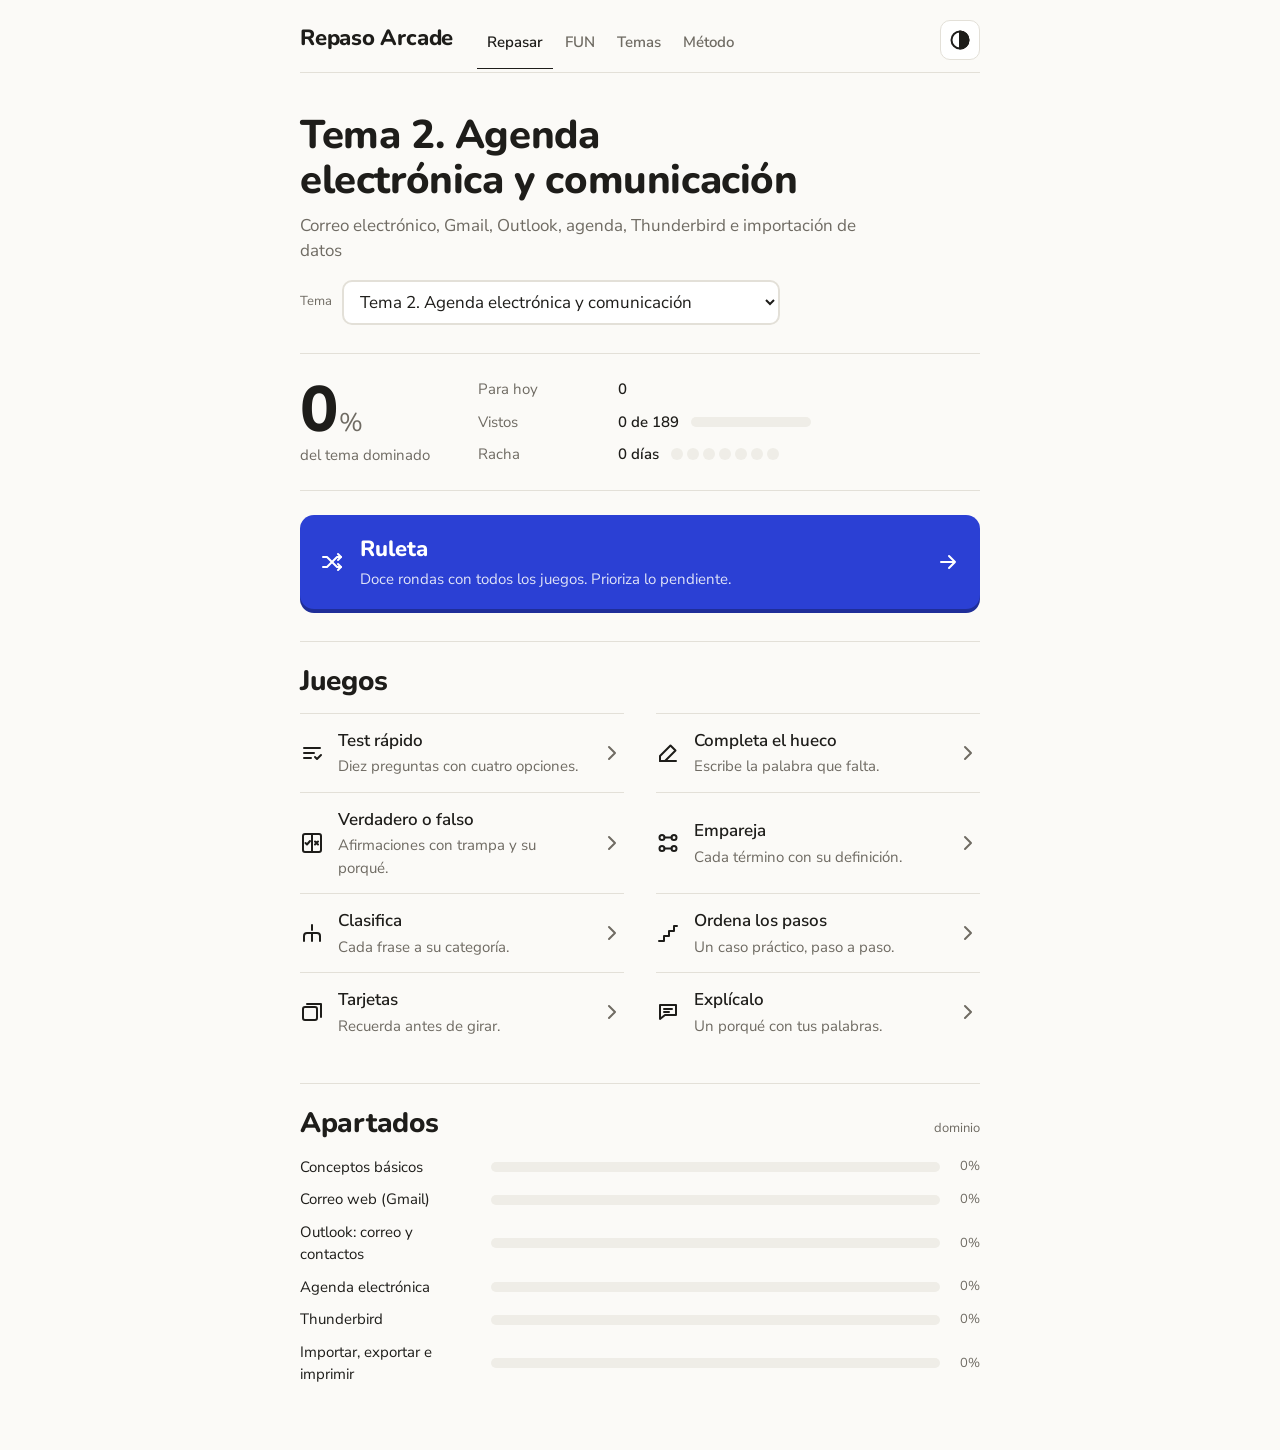
<file: index.html>
<!doctype html>
<html lang="es">
<head>
<meta charset="utf-8">
<meta name="viewport" content="width=device-width,initial-scale=1,viewport-fit=cover">
<meta name="description" content="Juegos de estudio con repaso espaciado para los Temas 0 (energía eléctrica), 1 (seguridad en instalaciones eléctricas) y 2 (agenda electrónica), y el Tema 1 de Sistemas Operativos (sistemas operativos monopuesto). Admite nuevos PDF.">
<style>:root{color-scheme:light;padding-top:env(safe-area-inset-top,0px);padding-bottom:env(safe-area-inset-bottom,0px)}body{margin:0;font:14px system-ui,sans-serif}img{max-width:100%}[hidden]{display:none!important}</style>
</head>
<body>
<title>Repaso Arcade</title>
<meta name="claude:viewport-fit-sides" content="cover">
<link rel="preconnect" href="https://fonts.googleapis.com">
<link rel="preconnect" href="https://fonts.gstatic.com" crossorigin>
<link rel="stylesheet" href="https://fonts.googleapis.com/css2?family=Nunito:wght@700;800&family=Nunito+Sans:wght@400;600&display=swap">
<script>/* Aplica el color y el modo guardados antes del primer pintado. */
try { var raA = JSON.parse(localStorage.getItem('ra.accent') || 'null'), raM = JSON.parse(localStorage.getItem('ra.mode') || 'null'); if (typeof raA === 'string') document.documentElement.setAttribute('data-accent', raA); if (raM === 'light' || raM === 'dark') document.documentElement.setAttribute('data-theme', raM); } catch (e) { }</script>
<style>
/* Sistema visual: ver DISENO.md. Una columna de 720 px, papel, tinta y un acento elegido por el usuario.
   Orden y aire tipo Notion (líneas finas, sin cajas dentro de cajas) con lo amable de Duolingo (tipografía redondeada,
   botones con borde inferior en relieve, barras gruesas). Sin sombras difusas, degradados ni desenfoques. */
:root {
  --paper: #FBFAF7; --surface: #FFFFFF; --surface-2: #EFEDE7; --ink: #1E1D1A; --ink-2: #6F6B63; --line: #E3E0D8; --line-2: #C9C5BB;
  --ok: #1B6E45; --ok-soft: #E1F2E7; --ko: #B33628; --ko-soft: #F9E1DD; --warn: #8E5D0E; --warn-soft: #F4E6C6;
  --accent-l: #2B40D4; --accent-d: #9DA8FF; --accent-ink-l: #FFFFFF; --accent-ink-d: #0F1440;
  --accent: var(--accent-l); --accent-ink: var(--accent-ink-l);
  --accent-soft: color-mix(in srgb, var(--accent) 12%, var(--paper));
  --accent-edge: color-mix(in srgb, var(--accent) 72%, #000);
  --ink-edge: color-mix(in srgb, var(--ink) 72%, #000);
  --font-display: "Nunito", "Nunito Sans", "Segoe UI", system-ui, sans-serif;
  --font-ui: "Nunito Sans", "Segoe UI", system-ui, -apple-system, sans-serif;
  --r-s: 10px; --r-m: 14px;
}
:root[data-accent="petroleo"] { --accent-l: #0E7C86; --accent-d: #4FC6CF; --accent-ink-d: #04282B; }
:root[data-accent="ciruela"] { --accent-l: #7A2E8E; --accent-d: #D39AE3; --accent-ink-d: #2B0F33; }
:root[data-accent="naranja"] { --accent-l: #B5500F; --accent-d: #F6A062; --accent-ink-d: #3A1A05; }
:root[data-accent="carbon"] { --accent-l: #1A1813; --accent-d: #ECE7DC; --accent-ink-d: #141311; }
@media (prefers-color-scheme: dark) {
  :root:not([data-theme="light"]) {
    --paper: #191917; --surface: #212120; --surface-2: #2C2B28; --ink: #ECEAE4; --ink-2: #A5A198; --line: #363530; --line-2: #4F4D46;
    --ok: #63C994; --ok-soft: #17322A; --ko: #F28E7F; --ko-soft: #3D1F1B; --warn: #E4B45D; --warn-soft: #392E14;
    --accent: var(--accent-d); --accent-ink: var(--accent-ink-d); color-scheme: dark;
  }
}
:root[data-theme="dark"] {
  --paper: #191917; --surface: #212120; --surface-2: #2C2B28; --ink: #ECEAE4; --ink-2: #A5A198; --line: #363530; --line-2: #4F4D46;
  --ok: #63C994; --ok-soft: #17322A; --ko: #F28E7F; --ko-soft: #3D1F1B; --warn: #E4B45D; --warn-soft: #392E14;
  --accent: var(--accent-d); --accent-ink: var(--accent-ink-d); color-scheme: dark;
}
* { box-sizing: border-box; }
html { height: 100%; }
body { margin: 0; background: var(--paper); color: var(--ink); font-family: var(--font-ui); font-size: 17px; line-height: 1.5; -webkit-font-smoothing: antialiased; }
button, input, select, textarea { font: inherit; color: inherit; }
button { cursor: pointer; }
:focus-visible { outline: 2px solid var(--accent); outline-offset: 2px; }
h1, h2, h3 { font-family: var(--font-display); font-weight: 800; line-height: 1.12; margin: 0; letter-spacing: -0.01em; text-wrap: balance; }
h1 { font-size: 2.5rem; }
h2 { font-size: 1.75rem; }
h3 { font-size: 1.375rem; }
p { margin: 0; }
b, strong { font-weight: 600; }
a { color: var(--accent); text-underline-offset: 3px; }
.ic { display: inline-flex; width: 24px; height: 24px; flex: 0 0 auto; }
.ic svg { width: 100%; height: 100%; fill: none; stroke: currentColor; stroke-width: 2; stroke-linecap: round; stroke-linejoin: round; }
.ic.sm { width: 18px; height: 18px; }
.app { max-width: 720px; margin: 0 auto; padding-left: max(20px, env(safe-area-inset-left, 0px)); padding-right: max(20px, env(safe-area-inset-right, 0px)); padding-bottom: 64px; }

/* Cabecera y navegación */
.top { display: flex; flex-wrap: wrap; align-items: center; gap: 0 20px; padding-top: 20px; border-bottom: 1px solid var(--line); }
.brand { font-family: var(--font-display); font-weight: 800; font-size: 1.375rem; background: none; border: 0; padding: 0 0 16px; color: var(--ink); letter-spacing: -0.01em; }
.topTools { margin-left: auto; padding-bottom: 12px; display: flex; gap: 8px; position: relative; }
.nav { display: flex; gap: 2px; order: 3; width: 100%; overflow-x: auto; scrollbar-width: none; }
.nav::-webkit-scrollbar { display: none; }
@media (min-width: 640px) { .nav { order: 0; width: auto; margin-left: 4px; } .topTools { order: 4; } }
.navItem { background: none; border: 0; padding: 8px 10px 14px; font-weight: 600; font-size: .9375rem; color: var(--ink-2); border-bottom: 2px solid transparent; margin-bottom: -1px; white-space: nowrap; transition: color .16s ease-out; }
.navItem:hover { color: var(--ink); }
.navItem.on { color: var(--ink); border-bottom-color: var(--ink); }
.iconBtn { width: 40px; height: 40px; display: inline-grid; place-items: center; border: 1px solid var(--line); background: var(--surface); border-radius: var(--r-s); color: var(--ink); padding: 0; }
.iconBtn:hover { border-color: var(--line-2); }
.themePanel { position: absolute; right: 0; top: calc(100% - 2px); z-index: 10; background: var(--surface); border: 1px solid var(--line); border-radius: var(--r-m); padding: 14px; display: grid; gap: 12px; min-width: 240px; }
.tpRow { display: grid; gap: 8px; }
.tpL { font-size: .8125rem; color: var(--ink-2); }
.swatches { display: flex; gap: 10px; }
.sw { width: 30px; height: 30px; border-radius: 50%; border: 0; padding: 0; background: var(--sw); }
.sw.on { outline: 2px solid var(--ink); outline-offset: 2px; }
.seg { display: inline-flex; border: 1px solid var(--line); border-radius: var(--r-s); overflow: hidden; }
.seg button { background: var(--surface); border: 0; padding: 7px 12px; font-size: .9375rem; color: var(--ink-2); border-right: 1px solid var(--line); }
.seg button:last-child { border-right: 0; }
.seg button.on { background: var(--ink); color: var(--paper); }

/* Botones y texto auxiliar */
.btn { display: inline-flex; align-items: center; justify-content: center; gap: 8px; min-height: 46px; padding: 10px 18px; border-radius: var(--r-s); border: 2px solid var(--line); box-shadow: 0 3px 0 var(--line); background: var(--surface); color: var(--ink); font-weight: 600; line-height: 1.2; text-decoration: none; transition: border-color .16s ease-out, background .16s ease-out, color .16s ease-out, transform .08s ease-out, box-shadow .08s ease-out; }
.btn:hover { border-color: var(--line-2); box-shadow: 0 3px 0 var(--line-2); }
.btn:active:not([disabled]) { transform: translateY(3px); box-shadow: none; }
.btn.primary { background: var(--accent); color: var(--accent-ink); border-color: var(--accent); box-shadow: 0 3px 0 var(--accent-edge); }
.btn.primary:hover { filter: brightness(1.06); border-color: var(--accent); box-shadow: 0 3px 0 var(--accent-edge); }
.btn.text { border-color: transparent; background: transparent; color: var(--ink-2); box-shadow: none; }
.btn.text:active:not([disabled]) { transform: none; }
.btn.text:hover { color: var(--ink); background: var(--surface-2); }
.btn.danger { color: var(--ko); }
.btn.big { min-height: 54px; padding: 12px 22px; font-size: 1.0625rem; }
.btn.small { min-height: 38px; padding: 5px 12px; font-size: .9375rem; }
.btn.on { background: var(--ink); color: var(--paper); border-color: var(--ink); box-shadow: 0 3px 0 var(--ink-edge); }
.btn[disabled] { opacity: .5; cursor: not-allowed; }
.row { display: flex; flex-wrap: wrap; gap: 10px; align-items: center; }
.row.between { justify-content: space-between; }
.stack { display: grid; grid-template-columns: minmax(0, 1fr); gap: 16px; }
.stack.tight { gap: 8px; }
.muted { color: var(--ink-2); }
.small { font-size: .9375rem; }
.label { font-size: .8125rem; color: var(--ink-2); }
.tag { font-size: .8125rem; font-weight: 600; color: var(--accent); }
.tag.warn { color: var(--warn); }
.kbd { display: inline-grid; place-items: center; min-width: 24px; height: 24px; padding: 0 6px; border-radius: 6px; background: var(--surface-2); font-size: .8125rem; font-weight: 600; color: var(--ink-2); }
.block { padding-top: 24px; border-top: 1px solid var(--line); margin-top: 32px; }
.h { display: flex; align-items: baseline; justify-content: space-between; gap: 12px; margin-bottom: 16px; }
.page { padding-top: 32px; display: grid; gap: 16px; }
.page .h { margin-bottom: 0; align-items: center; flex-wrap: wrap; }
.empty { padding: 48px 0; display: grid; gap: 12px; }

/* Inicio */
.hero { padding: 40px 0 28px; display: grid; gap: 10px; }
.hero .sub { color: var(--ink-2); max-width: 56ch; }
.packPick { display: grid; grid-template-columns: auto minmax(0, 1fr); align-items: center; gap: 10px; margin-top: 6px; max-width: 480px; }
select.packSel { width: 100%; min-width: 0; padding: 8px 12px; border: 2px solid var(--line); border-radius: var(--r-s); background: var(--surface); text-overflow: ellipsis; }
.ledger { display: grid; grid-template-columns: auto 1fr; gap: 24px 48px; align-items: center; padding: 24px 0; border-top: 1px solid var(--line); border-bottom: 1px solid var(--line); }
.ledger .big { display: grid; gap: 2px; }
.ledger .n { font-family: var(--font-display); font-size: 4rem; font-weight: 800; line-height: 1; font-variant-numeric: tabular-nums; letter-spacing: -0.02em; }
.ledger .n small { font-size: .4em; margin-left: 2px; color: var(--ink-2); font-weight: 400; }
.ledger .l { font-size: .9375rem; color: var(--ink-2); }
.facts { list-style: none; margin: 0; padding: 0; display: grid; gap: 10px; }
.facts li { display: grid; grid-template-columns: 8.5em 1fr; gap: 12px; align-items: center; font-size: .9375rem; }
.facts .k { color: var(--ink-2); }
.facts .v { font-weight: 600; font-variant-numeric: tabular-nums; display: flex; align-items: center; gap: 12px; min-width: 0; }
.facts .v.due { color: var(--warn); }
.mini { flex: 1 1 60px; max-width: 120px; height: 10px; background: var(--surface-2); border-radius: 5px; overflow: hidden; }
.mini i { display: block; height: 100%; background: var(--accent); width: 0; transition: width .3s ease-out; }
.days { display: inline-flex; gap: 4px; }
.days i { width: 12px; height: 12px; border-radius: 50%; background: var(--surface-2); }
.days i.on { background: var(--accent); }
@media (max-width: 480px) { .ledger { grid-template-columns: 1fr; gap: 16px; } .facts li { grid-template-columns: 7.5em 1fr; } }
.cta { display: grid; grid-template-columns: auto 1fr auto; align-items: center; gap: 16px; width: 100%; margin-top: 24px; padding: 18px 20px; border: 0; border-radius: var(--r-m); background: var(--accent); color: var(--accent-ink); box-shadow: 0 4px 0 var(--accent-edge); text-align: left; transition: filter .16s ease-out, transform .08s ease-out, box-shadow .08s ease-out; }
.cta:hover { filter: brightness(1.06); }
.cta:active { transform: translateY(4px); box-shadow: none; }
.cta .t { display: grid; gap: 2px; min-width: 0; }
.cta b { font-family: var(--font-display); font-size: 1.375rem; font-weight: 800; }
.cta .d { font-size: .9375rem; opacity: .85; }
.games { display: grid; grid-template-columns: 1fr; }
@media (min-width: 640px) { .games { grid-template-columns: 1fr 1fr; column-gap: 32px; } }
.game { display: grid; grid-template-columns: auto 1fr auto; align-items: center; gap: 14px; padding: 14px 0; border: 0; border-top: 1px solid var(--line); background: none; text-align: left; color: var(--ink); }
.game .t { display: grid; gap: 2px; min-width: 0; }
.game b { font-size: 1.0625rem; }
.game .d { font-size: .9375rem; color: var(--ink-2); }
.game .right { display: flex; align-items: center; gap: 10px; }
.game .rec { font-size: .8125rem; color: var(--ink-2); font-variant-numeric: tabular-nums; }
.game .chev { color: var(--ink-2); transition: transform .16s ease-out, color .16s ease-out; }
.game:hover:not([disabled]) .chev { color: var(--ink); transform: translateX(3px); }
.game[disabled] { opacity: .45; cursor: not-allowed; }
.secs { display: grid; gap: 10px; }
.sec { display: grid; grid-template-columns: minmax(120px, 1.2fr) 3fr auto; gap: 12px; align-items: center; font-size: .9375rem; }
.sec .pct { font-size: .8125rem; color: var(--ink-2); font-variant-numeric: tabular-nums; min-width: 3.5ch; text-align: right; }
.meter { height: 10px; background: var(--surface-2); border-radius: 5px; overflow: hidden; }
.meter i { display: block; height: 100%; background: var(--accent); transition: width .3s ease-out; }
@media (max-width: 420px) { .sec { grid-template-columns: 1fr auto; row-gap: 6px; } .sec .meter { grid-column: 1 / -1; grid-row: 2; } .sec .pct { grid-column: 2; grid-row: 1; } }

/* Partida */
.shell { padding-top: 24px; }
.shellHead { display: flex; align-items: center; justify-content: space-between; gap: 12px; flex-wrap: wrap; margin-bottom: 12px; }
.shellTitle { font-family: var(--font-display); font-weight: 800; font-size: 1.375rem; }
.shellMeta { display: flex; align-items: center; gap: 14px; font-size: .9375rem; color: var(--ink-2); font-variant-numeric: tabular-nums; }
.shellMeta .hot { color: var(--warn); font-weight: 600; }
.segs { display: flex; gap: 4px; height: 8px; margin-bottom: 28px; }
.segs i { flex: 1; background: var(--surface-2); border-radius: 4px; transition: background .3s ease-out; }
.segs i.done { background: var(--accent); }
.segs i.now { background: color-mix(in srgb, var(--accent) 45%, var(--surface-2)); }
.body { display: grid; gap: 20px; align-content: start; min-height: 240px; }
.q { font-family: var(--font-display); font-weight: 700; font-size: 1.625rem; line-height: 1.25; letter-spacing: -0.01em; }
.opts { display: grid; gap: 8px; }
.opt { display: flex; gap: 12px; align-items: center; text-align: left; width: 100%; min-height: 54px; padding: 12px 14px; border-radius: var(--r-s); border: 2px solid var(--line); box-shadow: 0 2px 0 var(--line); background: var(--surface); transition: border-color .16s ease-out, background .16s ease-out, transform .08s ease-out, box-shadow .08s ease-out; }
.opt:hover:not([disabled]) { border-color: var(--line-2); box-shadow: 0 2px 0 var(--line-2); }
.opt:active:not([disabled]) { transform: translateY(2px); box-shadow: none; }
.opt .key { flex: 0 0 auto; display: inline-grid; place-items: center; min-width: 26px; height: 26px; padding: 0 6px; border-radius: 6px; background: var(--surface-2); font-size: .8125rem; font-weight: 600; color: var(--ink-2); }
.opt .txt { flex: 1 1 auto; min-width: 0; }
.opt .mark { flex: 0 0 auto; display: inline-flex; min-width: 18px; }
.opt.is-right { border-color: var(--ok); background: var(--ok-soft); box-shadow: 0 2px 0 var(--ok); animation: pop .22s ease-out; }
@keyframes pop { 50% { transform: scale(1.015); } }
.opt.is-right .key { background: var(--ok); color: var(--paper); }
.opt.is-right .mark { color: var(--ok); }
.opt.is-wrong { border-color: var(--ko); background: var(--ko-soft); box-shadow: 0 2px 0 var(--ko); }
.opt.is-wrong .key { background: var(--ko); color: var(--paper); }
.opt.is-wrong .mark { color: var(--ko); }
.opt[disabled] { cursor: default; }
.opts.two { grid-template-columns: 1fr 1fr; }
.opts.two .opt { min-height: 72px; font-size: 1.0625rem; font-weight: 600; }
@media (max-width: 380px) { .opts.two { grid-template-columns: 1fr; } }
.fb { display: none; margin-top: 4px; padding: 16px; border-radius: var(--r-m); gap: 12px 16px; align-items: center; }
.fb.show { display: grid; grid-template-columns: 1fr auto; animation: rise .2s ease-out; }
@keyframes rise { from { opacity: 0; transform: translateY(8px); } }
.fb.ok { background: var(--ok-soft); }
.fb.ko { background: var(--ko-soft); }
.fb .verdict { font-weight: 600; display: flex; align-items: center; gap: 8px; }
.fb.ok .verdict { color: var(--ok); }
.fb.ko .verdict { color: var(--ko); }
.fb .why { font-size: .9375rem; margin-top: 4px; }
@media (max-width: 480px) { .fb.show { grid-template-columns: 1fr; } .fb .btn { width: 100%; } }

/* Completa el hueco */
.cloze { font-family: var(--font-display); font-weight: 700; font-size: 1.5rem; line-height: 1.65; letter-spacing: -0.01em; }
.cloze input { width: 10ch; max-width: 100%; padding: 2px 8px; border: 0; border-bottom: 3px solid var(--accent); background: var(--accent-soft); border-radius: 8px 8px 0 0; font-family: var(--font-ui); font-size: 1.125rem; font-weight: 600; text-align: center; }
.cloze input.ok { border-color: var(--ok); background: var(--ok-soft); }
.cloze input.ko { border-color: var(--ko); background: var(--ko-soft); }
.hint { font-size: .9375rem; color: var(--ink-2); min-height: 1.4em; }

/* Empareja */
.pairs { display: grid; gap: 16px; }
.chipsWrap { display: flex; flex-wrap: wrap; gap: 8px; }
.pchip { padding: 8px 12px; border-radius: var(--r-s); border: 2px solid var(--line); box-shadow: 0 2px 0 var(--line); background: var(--surface); font-weight: 600; font-size: .9375rem; transition: background .16s ease-out, border-color .16s ease-out, opacity .25s ease-out; }
.pchip:hover { border-color: var(--line-2); }
.pchip.is-sel { border-color: var(--accent); background: var(--accent-soft); color: var(--accent); }
.pchip.is-done { opacity: .3; pointer-events: none; }
.pchip.is-wrong, .pdef.is-wrong { border-color: var(--ko); background: var(--ko-soft); animation: shake .3s ease; }
.defs { display: grid; gap: 8px; }
.pdef { text-align: left; padding: 10px 12px; border-radius: var(--r-s); border: 2px solid var(--line); box-shadow: 0 2px 0 var(--line); background: var(--surface); font-size: .9375rem; display: flex; gap: 10px; align-items: center; transition: background .16s ease-out, border-color .16s ease-out, opacity .25s ease-out; }
.pdef:hover { border-color: var(--line-2); }
.pdef.is-done { opacity: .35; pointer-events: none; }
.pdef .ic { color: var(--ok); }
@keyframes shake { 0%, 100% { transform: translateX(0) } 25% { transform: translateX(-4px) } 75% { transform: translateX(4px) } }

/* Clasifica */
.counter { font-size: .9375rem; color: var(--ink-2); font-variant-numeric: tabular-nums; }
.itemCard { background: var(--surface-2); border-radius: var(--r-m); padding: 28px 20px; font-family: var(--font-display); font-weight: 700; font-size: 1.5rem; line-height: 1.25; text-align: center; min-height: 120px; display: grid; place-items: center; transition: background .2s ease-out, color .2s ease-out; }
.itemCard.ok { background: var(--ok-soft); color: var(--ok); }
.itemCard.ko { background: var(--ko-soft); color: var(--ko); }
.cats { display: grid; gap: 8px; grid-template-columns: repeat(auto-fit, minmax(150px, 1fr)); }
.cats .btn { min-height: 56px; justify-content: flex-start; text-align: left; }
.cats .btn.is-right { border-color: var(--ok); background: var(--ok-soft); box-shadow: 0 3px 0 var(--ok); }
.cats .btn.is-wrong { border-color: var(--ko); background: var(--ko-soft); box-shadow: 0 3px 0 var(--ko); }

/* Ordena */
.steps { display: grid; gap: 8px; }
.step { text-align: left; padding: 10px 12px; border-radius: var(--r-s); border: 2px solid var(--line); box-shadow: 0 2px 0 var(--line); background: var(--surface); display: flex; gap: 12px; align-items: center; transition: border-color .16s ease-out, background .16s ease-out, opacity .2s ease-out; }
.step:hover:not([disabled]) { border-color: var(--line-2); }
.step .n { flex: 0 0 auto; display: inline-grid; place-items: center; width: 26px; height: 26px; border-radius: 6px; background: var(--surface-2); font-size: .8125rem; font-weight: 600; color: var(--ink-2); }
.step.picked { opacity: .4; }
.step.pos-ok { border-color: var(--ok); background: var(--ok-soft); box-shadow: 0 2px 0 var(--ok); }
.step.pos-ok .n { background: var(--ok); color: var(--paper); }
.step.pos-ko { border-color: var(--ko); background: var(--ko-soft); box-shadow: 0 2px 0 var(--ko); }
.step.pos-ko .n { background: var(--ko); color: var(--paper); }
.step[disabled] { cursor: default; }

/* Tarjetas */
.flashCard { min-height: 240px; border-radius: var(--r-m); border: 2px solid var(--line); box-shadow: 0 3px 0 var(--line); background: var(--surface); display: grid; place-items: center; padding: 28px 24px; text-align: center; transition: background .2s ease-out; }
.flashCard .face { display: grid; gap: 10px; }
.flashCard .big { font-family: var(--font-display); font-size: 1.75rem; font-weight: 800; line-height: 1.15; letter-spacing: -0.01em; }
.flashCard .ans { font-size: 1.0625rem; }
.flashCard.flipped { background: var(--accent-soft); border-color: var(--accent-soft); box-shadow: 0 3px 0 var(--accent); }
.rate { display: grid; grid-template-columns: repeat(3, 1fr); gap: 8px; }
.rate .btn { min-height: 60px; padding: 10px 8px; flex-direction: column; gap: 2px; }
.rate .btn small { font-weight: 400; color: var(--ink-2); font-size: .8125rem; }
.rate .btn.ko:hover { border-color: var(--ko); }
.rate .btn.ok:hover { border-color: var(--ok); }
@media (max-width: 380px) { .rate { grid-template-columns: 1fr; } }
.boxes { display: flex; gap: 4px; align-items: center; }
.boxes i { width: 14px; height: 6px; border-radius: 2px; background: var(--surface-2); }
.boxes i.on { background: var(--accent); }

/* Explícalo */
textarea.answer { width: 100%; min-height: 120px; padding: 12px; border-radius: var(--r-s); border: 1px solid var(--line); background: var(--surface); resize: vertical; }
.model { background: var(--accent-soft); border-radius: var(--r-m); padding: 14px 16px; display: grid; gap: 6px; }
.aiBox { background: var(--surface-2); border-radius: var(--r-m); padding: 14px 16px; display: grid; gap: 6px; white-space: pre-wrap; font-size: .9375rem; }

/* Resumen */
.summary { display: grid; gap: 24px; }
.summaryTop { display: grid; grid-template-columns: auto 1fr; gap: 24px; align-items: center; }
.ring { width: 120px; height: 120px; display: block; }
.ring circle { fill: none; stroke-width: 10; }
.ring .track { stroke: var(--surface-2); }
.ring .val { stroke: var(--accent); stroke-linecap: round; transform: rotate(-90deg); transform-origin: 50% 50%; transition: stroke-dashoffset .8s ease-out; }
.ring text { font-family: var(--font-display); font-weight: 800; font-size: 26px; fill: var(--ink); }
.summaryNums { display: grid; gap: 6px; }
.summaryNums .h2 { font-family: var(--font-display); font-size: 1.75rem; font-weight: 800; line-height: 1.15; letter-spacing: -0.01em; }
.missed { display: grid; gap: 8px; margin-top: 12px; }
.missed .m { padding: 10px 0; border-top: 1px solid var(--line); font-size: .9375rem; display: grid; gap: 2px; }
.missed .m b { font-weight: 600; }
.missed .m span { color: var(--ink-2); }
@media (max-width: 420px) { .summaryTop { grid-template-columns: 1fr; justify-items: center; text-align: center; } }

/* Temas y añadir tema */
.packs { display: grid; }
.packRow { display: grid; grid-template-columns: 1fr auto; gap: 12px 16px; align-items: center; padding: 16px 0; border-top: 1px solid var(--line); }
.packRow .exportBox { grid-column: 1 / -1; }
@media (max-width: 560px) { .packRow { grid-template-columns: 1fr; } }
.counts { font-size: .8125rem; color: var(--ink-2); }
.tabs { display: inline-flex; border: 1px solid var(--line); border-radius: var(--r-s); overflow: hidden; }
.tab { padding: 8px 14px; border: 0; border-right: 1px solid var(--line); background: var(--surface); font-weight: 600; font-size: .9375rem; color: var(--ink-2); }
.tab:last-child { border-right: 0; }
.tab.on { background: var(--ink); color: var(--paper); }
.drop { border: 2px dashed var(--line-2); border-radius: var(--r-m); padding: 28px 16px; text-align: center; display: grid; grid-template-columns: minmax(0, 1fr); gap: 8px; justify-items: center; background: var(--surface); }
.drop.over { border-color: var(--accent); background: var(--accent-soft); }
.drop input { max-width: 100%; min-width: 0; width: 100%; font-size: .9375rem; }
label.btn { cursor: pointer; }
.vh, .drop input.vh { position: absolute; width: 1px; height: 1px; overflow: hidden; clip: rect(0 0 0 0); white-space: nowrap; }
.vh:focus-visible + label { outline: 2px solid var(--accent); outline-offset: 2px; }
input[type=file] { max-width: 100%; min-width: 0; }
textarea.src { width: 100%; min-height: 160px; padding: 12px; border-radius: var(--r-s); border: 1px solid var(--line); background: var(--surface); font-size: .9375rem; resize: vertical; }
input.text { width: 100%; padding: 10px 12px; border-radius: var(--r-s); border: 1px solid var(--line); background: var(--surface); }
.radios { display: grid; gap: 8px; }
.radio { display: flex; gap: 12px; align-items: flex-start; padding: 12px 14px; border-radius: var(--r-s); border: 2px solid var(--line); background: var(--surface); cursor: pointer; }
.radio.on { border-color: var(--accent); background: var(--accent-soft); }
.radio.off { opacity: .55; cursor: not-allowed; }
.radio input { margin-top: 5px; accent-color: var(--accent); }
.radio b { display: block; }
.radio span { font-size: .9375rem; color: var(--ink-2); }
.sizes { display: inline-flex; gap: 6px; }
.prog { display: grid; gap: 6px; }
.log { font-size: .9375rem; color: var(--ink-2); white-space: pre-wrap; max-height: 160px; overflow: auto; }
.preview { font-size: .875rem; color: var(--ink-2); max-height: 120px; overflow: auto; white-space: pre-wrap; background: var(--surface-2); padding: 10px 12px; border-radius: var(--r-s); }
.notice { padding: 10px 14px; border-radius: var(--r-s); background: var(--warn-soft); color: var(--ink); font-size: .9375rem; }
.notice.bad { background: var(--ko-soft); }
.notice.good { background: var(--ok-soft); }

/* Método */
.methods { list-style: none; margin: 0; padding: 0; }
.method { display: grid; grid-template-columns: 44px minmax(0, 1fr) auto; grid-template-areas: "ic t num" "ic more more"; gap: 6px 16px; padding: 18px 0; border-top: 1px solid var(--line); align-items: start; }
.method:first-child { border-top: 0; padding-top: 4px; }
.mIc { grid-area: ic; width: 44px; height: 44px; display: grid; place-items: center; border-radius: var(--r-s); background: var(--accent-soft); color: var(--accent); }
.mT { grid-area: t; display: grid; gap: 2px; min-width: 0; }
.mT b { font-family: var(--font-display); font-size: 1.125rem; font-weight: 800; }
.mNum { grid-area: num; display: grid; justify-items: end; text-align: right; }
.mNum .n { font-family: var(--font-display); font-weight: 800; font-size: 1.375rem; line-height: 1.1; color: var(--accent); white-space: nowrap; font-variant-numeric: tabular-nums; }
.mNum small { font-size: .8125rem; color: var(--ink-2); white-space: nowrap; }
.method details.more { grid-area: more; }
details.more summary { list-style: none; cursor: pointer; display: inline-flex; align-items: center; gap: 6px; min-height: 32px; font-weight: 600; font-size: .9375rem; color: var(--accent); }
details.more summary::-webkit-details-marker { display: none; }
details.more summary .ic { transition: transform .16s ease-out; }
details.more[open] summary .ic { transform: rotate(90deg); }
details.more p { margin-top: 6px; max-width: 62ch; font-size: .9375rem; color: var(--ink-2); }
details.sources ul { margin: 8px 0 0; padding-left: 20px; display: grid; gap: 6px; font-size: .9375rem; color: var(--ink-2); }
.avoid { display: flex; flex-wrap: wrap; gap: 8px; }
.avoid > span { display: inline-flex; align-items: center; gap: 6px; padding: 8px 12px; border: 1px solid var(--line); border-radius: var(--r-s); font-weight: 600; color: var(--ink-2); }
.avoid .ic { color: var(--ko); }
@media (max-width: 560px) { .method { grid-template-columns: 44px minmax(0, 1fr); grid-template-areas: "ic t" "ic num" "ic more"; } .mNum { justify-items: start; text-align: left; } .mNum small { white-space: normal; } }

/* Varios */
.toast { position: fixed; left: 50%; bottom: calc(18px + env(safe-area-inset-bottom, 0px)); transform: translate(-50%, 20px); background: var(--ink); color: var(--paper); padding: 10px 16px; border-radius: var(--r-s); font-size: .9375rem; opacity: 0; pointer-events: none; transition: opacity .2s ease-out, transform .2s ease-out; z-index: 20; max-width: calc(100vw - 32px); }
.toast.show { opacity: 1; transform: translate(-50%, 0); }
@media (hover: none) and (pointer: coarse) { .btn.small { min-height: 44px; } .sw { width: 44px; height: 44px; } .seg button, .tab { min-height: 44px; } }
@media (prefers-reduced-motion: reduce) { *, *::before, *::after { animation: none !important; transition: none !important; } }
</style>

<div class="app">
  <header class="top">
    <button class="brand" id="brandBtn" type="button" aria-label="Inicio">Repaso Arcade</button>
    <nav class="nav" aria-label="Secciones">
      <button class="navItem on" type="button" data-nav="home" aria-current="page">Repasar</button>
      <button class="navItem" type="button" data-nav="fun">FUN</button>
      <button class="navItem" type="button" data-nav="packs">Temas</button>
      <button class="navItem" type="button" data-nav="why">Método</button>
    </nav>
    <div class="topTools">
      <button class="iconBtn" id="themeBtn" type="button" aria-label="Color y modo" aria-haspopup="true" aria-expanded="false"><span class="ic" aria-hidden="true"><svg viewBox="0 0 24 24"><circle cx="12" cy="12" r="8.5"/><path d="M12 3.5v17a8.5 8.5 0 0 0 0-17z" fill="currentColor"/></svg></span></button>
      <div class="themePanel" id="themePanel" hidden></div>
    </div>
  </header>
  <main id="view" aria-live="polite"></main>
</div>
<div class="toast" id="toast" role="status"></div>

<script>
// Banco de contenidos del Tema 0 (Electrotecnia, IES Marcos Zaragoza): "La energía eléctrica".
// Generado a partir del resumen gráfico en PDF subido por el usuario.
const PACK_TEMA0 = {
  id: "tema0-energia",
  title: "Tema 0. La energía eléctrica",
  subtitle: "Historia, cómo se obtiene la electricidad y los seis mecanismos para crear una tensión",
  source: "Electrotecnia, IES Marcos Zaragoza (resumen gráfico)",
  builtin: true,
  sections: [
    { id: "s1", name: "Breve historia" },
    { id: "s2", name: "Cómo obtenemos electricidad" },
    { id: "s3", name: "Calor y rozamiento" },
    { id: "s4", name: "Pilas y baterías" },
    { id: "s5", name: "Luz y presión" },
    { id: "s6", name: "Magnetismo e inducción" }
  ],
  concepts: [
    { id: "k1", sec: "s1", term: "Tales de Mileto", def: "Hacia el 600 a. C. observó que el ámbar frotado atrae objetos ligeros: uno de los primeros fenómenos eléctricos estudiados." },
    { id: "k2", sec: "s1", term: "William Gilbert", def: "Hacia 1600 estudió la electricidad y el magnetismo." },
    { id: "k3", sec: "s1", term: "Alessandro Volta", def: "En 1800 construyó la primera pila práctica." },
    { id: "k4", sec: "s1", term: "Ørsted y Ampère", def: "Hacia 1820 relacionaron la corriente eléctrica con el campo magnético." },
    { id: "k5", sec: "s1", term: "Faraday y Henry", def: "En 1831 descubrieron la inducción electromagnética." },
    { id: "k6", sec: "s1", term: "James C. Maxwell", def: "En 1864 unificó la electricidad y el magnetismo en una sola teoría: el electromagnetismo." },
    { id: "k7", sec: "s1", term: "Nikola Tesla", def: "Impulsó la corriente alterna para los motores y el transporte de energía eléctrica." },
    { id: "k8", sec: "s2", term: "Corriente eléctrica", def: "Movimiento ordenado de cargas. En un conductor metálico son electrones que se mueven." },
    { id: "k9", sec: "s2", term: "Diferencia de potencial", def: "Lo que empuja la corriente; también se llama tensión. Sin ella no circulan las cargas." },
    { id: "k10", sec: "s2", term: "Circuito cerrado", def: "Camino completo para las cargas. Con una fuente, permite una corriente sostenida." },
    { id: "k11", sec: "s2", term: "Electricidad estática", def: "Carga acumulada y quieta, sin circuito por el que circular." },
    { id: "k12", sec: "s2", term: "Electrón", def: "Partícula con carga negativa. Los electrones libres son los que forman la corriente en los metales." },
    { id: "k13", sec: "s2", term: "Ion", def: "Átomo o grupo de átomos con carga (+ o −). En los electrolitos la corriente la forman iones que se desplazan." },
    { id: "k14", sec: "s2", term: "Electrolito", def: "Sustancia por la que la corriente circula mediante iones positivos y negativos, como la del interior de una pila." },
    { id: "k15", sec: "s2", term: "Semiconductor", def: "Material en el que la corriente se debe a electrones y huecos. Es la base de las células fotovoltaicas y la electrónica." },
    { id: "k16", sec: "s3", term: "Efecto Seebeck", def: "Efecto termoeléctrico: dos metales distintos unidos, con sus uniones a distinta temperatura, generan una pequeña tensión." },
    { id: "k17", sec: "s3", term: "Termopar", def: "Sensor formado por dos metales unidos que mide la temperatura gracias al efecto Seebeck (da unos pocos milivoltios)." },
    { id: "k18", sec: "s3", term: "Generador termoeléctrico", def: "Convierte diferencias de temperatura en electricidad. Da poca energía, pero es robusto y no tiene piezas móviles." },
    { id: "k19", sec: "s3", term: "Efecto triboeléctrico", def: "Electricidad estática por rozamiento: al frotar dos materiales se transfieren electrones; uno queda con carga + y el otro con carga −." },
    { id: "k20", sec: "s3", term: "ESD", def: "Descarga electrostática. Puede ser casi imperceptible para una persona y aun así dañar componentes electrónicos." },
    { id: "k21", sec: "s4", term: "Reacción redox", def: "Reacción química de oxidación y reducción. Es el fenómeno que genera la tensión en pilas y baterías." },
    { id: "k22", sec: "s4", term: "Celda", def: "Unidad formada por dos electrodos (− y +) y un electrolito." },
    { id: "k23", sec: "s4", term: "Batería", def: "Conjunto de varias celdas conectadas." },
    { id: "k24", sec: "s4", term: "Pila primaria", def: "Pila que no se puede recargar, como la alcalina." },
    { id: "k25", sec: "s4", term: "Acumulador", def: "Pila o batería recargable: plomo-ácido, NiMH o ion-litio." },
    { id: "k26", sec: "s5", term: "Efecto fotovoltaico", def: "La luz excita cargas en un semiconductor y aparece una corriente continua." },
    { id: "k27", sec: "s5", term: "Célula fotovoltaica", def: "Dispositivo que convierte la luz en corriente continua. La mayoría de módulos son de silicio." },
    { id: "k28", sec: "s5", term: "Inversor", def: "Equipo que convierte la corriente continua (CC) en corriente alterna (CA) para las cargas." },
    { id: "k29", sec: "s5", term: "Irradiancia", def: "Cantidad de radiación solar que llega al módulo. La potencia de un panel depende de ella, de la temperatura y de la orientación." },
    { id: "k30", sec: "s5", term: "Efecto piezoeléctrico", def: "Al presionar ciertos materiales aparece una diferencia de potencial. Es reversible: al aplicar tensión, el material se deforma." },
    { id: "k31", sec: "s6", term: "Inducción electromagnética", def: "Aparición de una tensión en una bobina cuando cambia el flujo magnético que la atraviesa." },
    { id: "k32", sec: "s6", term: "Flujo magnético", def: "Campo magnético que atraviesa la bobina. Lo que induce tensión es su cambio, no su presencia." },
    { id: "k33", sec: "s6", term: "Alternador", def: "Generador basado en la inducción electromagnética, como el de los coches y las centrales." },
    { id: "k34", sec: "s6", term: "Turbina", def: "Máquina movida por agua, viento o vapor que hace girar el eje del generador." }
  ],
  questions: [
    { id: "q1", sec: "s1", q: "¿Quién observó hacia el 600 a. C. que el ámbar frotado atrae objetos?", options: ["Tales de Mileto", "William Gilbert", "Alessandro Volta", "Michael Faraday"], a: 0, why: "Es el primer hito de la línea del tiempo: el ámbar frotado de Tales de Mileto." },
    { id: "q2", sec: "s1", q: "¿Qué construyó Volta en 1800?", options: ["La primera pila práctica", "El primer motor de corriente alterna", "El primer transformador", "El primer termopar"], a: 0, why: "La pila de Volta fue la primera fuente de corriente sostenida." },
    { id: "q3", sec: "s1", q: "¿Qué descubrieron Faraday y Henry en 1831?", options: ["La inducción electromagnética", "La pila eléctrica", "El efecto fotovoltaico", "El transistor"], a: 0, why: "Es la base de generadores, alternadores y transformadores." },
    { id: "q4", sec: "s1", q: "¿Qué hizo Maxwell en 1864?", options: ["Unificar el electromagnetismo", "Inventar la pila", "Frotar ámbar", "Fabricar paneles solares"], a: 0, why: "Maxwell reunió electricidad y magnetismo en una sola teoría." },
    { id: "q5", sec: "s1", q: "¿Qué relacionaron Ørsted y Ampère hacia 1820?", options: ["La corriente eléctrica y el campo magnético", "La luz y los semiconductores", "El calor y la tensión", "La presión y la carga"], a: 0, why: "Vieron que una corriente crea un campo magnético." },
    { id: "q6", sec: "s1", q: "¿A quién se asocia la corriente alterna para motores y transporte de energía?", options: ["Tesla", "Tales", "Gilbert", "Volta"], a: 0, why: "Tesla impulsó la corriente alterna (CA)." },
    { id: "q7", sec: "s1", q: "¿Cuál de estos avances pertenece a los siglos XX y XXI?", options: ["Baterías de ion-litio", "El ámbar frotado", "La pila de Volta", "El estudio de Gilbert"], a: 0, why: "También el transistor, la fotovoltaica y la electrónica de potencia." },
    { id: "q8", sec: "s1", q: "¿Qué se estudió primero en la historia de la electricidad?", options: ["Las cargas y los efectos estáticos", "Los motores eléctricos", "Los transformadores", "Las placas solares"], a: 0, why: "Desde el siglo XIX, electricidad y magnetismo juntos hicieron posibles motores y generadores." },
    { id: "q9", sec: "s2", q: "¿De dónde procede siempre la energía eléctrica?", options: ["De la transformación de otra forma de energía", "Se crea de la nada en el conductor", "Solo de las pilas", "Solo de las centrales"], a: 0, why: "Es la idea clave 1 del tema." },
    { id: "q10", sec: "s2", q: "¿Qué forma la corriente en un conductor metálico?", options: ["Electrones que se mueven de forma ordenada", "Iones positivos y negativos", "Electrones y huecos", "Fotones"], a: 0, why: "En los metales hay electrones libres." },
    { id: "q11", sec: "s2", q: "¿Qué cargas se desplazan en un electrolito?", options: ["Iones (+ y −)", "Solo electrones libres", "Huecos", "Ninguna"], a: 0, why: "En los electrolitos intervienen iones." },
    { id: "q12", sec: "s2", q: "¿Con qué se trabaja en los semiconductores?", options: ["Electrones y huecos", "Solo iones", "Solo protones", "Neutrones"], a: 0, why: "Tres materiales, tres formas de conducir: metal, electrolito y semiconductor." },
    { id: "q13", sec: "s2", q: "¿Qué hace falta para una corriente sostenida?", options: ["Un circuito cerrado y una fuente", "Solo acumular carga", "Un imán quieto", "Frotar dos materiales"], a: 0, why: "Estática = acumulación de carga; corriente sostenida = circuito y fuente." },
    { id: "q14", sec: "s2", q: "¿Qué es lo que empuja la corriente?", options: ["La diferencia de potencial", "La resistencia", "El aislante", "El calor del conductor"], a: 0, why: "La diferencia de potencial (tensión) mueve las cargas." },
    { id: "q15", sec: "s2", q: "¿Cuál NO es uno de los seis mecanismos para crear una tensión?", options: ["Sonido", "Luz", "Presión", "Magnetismo"], a: 0, why: "Los seis son: calor, rozamiento, acción química, luz, presión y magnetismo." },
    { id: "q16", sec: "s3", q: "¿Qué efecto usa un termopar?", options: ["Seebeck", "Piezoeléctrico", "Fotovoltaico", "Triboeléctrico"], a: 0, why: "Efecto termoeléctrico de Seebeck: dos metales a distinta temperatura." },
    { id: "q17", sec: "s3", q: "¿Para qué sirve principalmente un termopar?", options: ["Medir la temperatura", "Cargar baterías", "Convertir CC en CA", "Proteger contra ESD"], a: 0, why: "Se usa en sondas de temperatura y hornos industriales." },
    { id: "q18", sec: "s3", q: "¿Cuál es una ventaja del generador termoeléctrico?", options: ["No tiene piezas móviles", "Da muchísima energía", "Funciona sin diferencia de temperatura", "Es una pila recargable"], a: 0, why: "Poca energía, pero robusto y sin piezas móviles." },
    { id: "q19", sec: "s3", q: "Al frotar dos materiales, el que gana electrones queda con carga…", options: ["Negativa", "Positiva", "Neutra", "Alterna"], a: 0, why: "El material B gana electrones (−); el A los pierde y queda con carga +." },
    { id: "q20", sec: "s3", q: "¿Qué puede ocurrir si la tensión estática es muy alta?", options: ["Salta una chispa por el aire", "Se produce corriente alterna", "El material se enfría", "Aparece luz solar"], a: 0, why: "La descarga es la chispa que notamos al tocar una manilla." },
    { id: "q21", sec: "s3", q: "¿Por qué importa la seguridad ESD?", options: ["Una descarga imperceptible puede dañar componentes electrónicos", "Porque siempre electrocuta a las personas", "Porque recarga las baterías", "Porque mide la temperatura"], a: 0, why: "La persona casi no la nota, pero los componentes sí la sufren." },
    { id: "q22", sec: "s4", q: "¿Qué recorre el circuito exterior de una pila?", options: ["Electrones", "Iones", "Huecos", "Protones"], a: 0, why: "Electrones fuera, iones dentro: así se cierra el circuito." },
    { id: "q23", sec: "s4", q: "¿Qué se desplaza por el electrolito de una pila?", options: ["Iones", "Electrones libres", "Fotones", "Nada"], a: 0, why: "Por el electrolito circulan iones." },
    { id: "q24", sec: "s4", q: "¿Qué reacción química genera la tensión en una pila?", options: ["Redox", "Combustión", "Fusión nuclear", "Evaporación"], a: 0, why: "Química ➜ eléctrica mediante reacciones redox." },
    { id: "q25", sec: "s4", q: "¿Qué tiene una celda?", options: ["Dos electrodos y un electrolito", "Un imán y una bobina", "Dos metales a distinta temperatura", "Un cristal y una fuerza"], a: 0, why: "Varias celdas conectadas forman una batería." },
    { id: "q26", sec: "s4", q: "¿Cuál de estas pilas NO se recarga?", options: ["Alcalina", "Ion-litio", "NiMH", "Plomo-ácido"], a: 0, why: "Las primarias, como la alcalina, no se recargan; los acumuladores sí." },
    { id: "q27", sec: "s5", q: "¿Qué tipo de corriente entrega una célula fotovoltaica?", options: ["Continua (CC)", "Alterna (CA)", "Estática", "Ninguna"], a: 0, why: "Por eso hace falta un inversor para pasar a CA." },
    { id: "q28", sec: "s5", q: "¿De qué material es la mayoría de módulos fotovoltaicos?", options: ["Silicio", "Cobre", "Ámbar", "Plomo"], a: 0, why: "La luz actúa sobre un semiconductor, normalmente silicio." },
    { id: "q29", sec: "s5", q: "¿Qué hace el inversor en una instalación solar?", options: ["Convierte CC en CA", "Convierte CA en CC", "Almacena la energía", "Orienta los paneles"], a: 0, why: "CC ➜ CA para las cargas." },
    { id: "q30", sec: "s5", q: "¿De qué NO depende la potencia de un panel según el tema?", options: ["Del color de la caja del inversor", "De la irradiancia", "De la temperatura", "De la orientación"], a: 0, why: "Potencia = irradiancia, temperatura y orientación del módulo." },
    { id: "q31", sec: "s5", q: "¿Qué aparece al presionar un material piezoeléctrico?", options: ["Una diferencia de potencial", "Una corriente de iones", "Calor", "Luz"], a: 0, why: "Sin fuerza no hay tensión; con presión aparece una tensión." },
    { id: "q32", sec: "s5", q: "¿Cuál es un uso típico del efecto piezoeléctrico?", options: ["Encendedores", "Centrales eléctricas", "Baterías de coche", "Termopares"], a: 0, why: "También sensores de vibración y presión, captadores y ultrasonidos." },
    { id: "q33", sec: "s6", q: "¿Qué ocurre con un imán quieto junto a una bobina?", options: ["No se induce tensión", "Se induce mucha tensión", "La bobina se calienta", "Aparece corriente estática"], a: 0, why: "Sin cambio de flujo magnético no hay tensión inducida." },
    { id: "q34", sec: "s6", q: "¿Cómo se consigue una tensión inducida mayor?", options: ["Haciendo que el flujo cambie más rápido", "Dejando el imán más tiempo quieto", "Usando un imán más pesado sin moverlo", "Calentando la bobina"], a: 0, why: "Cuanto más rápido cambia el flujo, mayor puede ser la tensión." },
    { id: "q35", sec: "s6", q: "¿Qué aparato se basa en la inducción electromagnética?", options: ["El transformador", "La pila alcalina", "El termopar", "La célula solar"], a: 0, why: "También alternadores, generadores y muchos sensores." },
    { id: "q36", sec: "s6", q: "En una central, ¿qué mueve el eje del generador?", options: ["Una turbina movida por agua, viento o vapor", "Una pila", "Un panel solar", "Un cristal piezoeléctrico"], a: 0, why: "Turbina ➜ eje en movimiento ➜ generador ➜ electricidad." },
    { id: "q37", sec: "s6", q: "¿Qué conversión hace el efecto triboeléctrico?", options: ["Mecánica ➜ electrostática", "Química ➜ eléctrica", "Radiación ➜ eléctrica", "Térmica ➜ eléctrica"], a: 0, why: "Es la fila Rozamiento del resumen comparativo." }
  ],
  tf: [
    { id: "t1", sec: "s1", s: "La primera pila práctica la construyó Volta en 1800.", a: true, why: "Es uno de los hitos de la línea del tiempo." },
    { id: "t2", sec: "s1", s: "Maxwell descubrió la inducción electromagnética en 1831.", a: false, why: "La descubrieron Faraday y Henry; Maxwell unificó el electromagnetismo en 1864." },
    { id: "t3", sec: "s1", s: "El transistor y las baterías de ion-litio son avances de los siglos XX y XXI.", a: true, why: "Junto con la fotovoltaica y la electrónica de potencia." },
    { id: "t4", sec: "s1", s: "Los motores y generadores existieron antes de estudiarse las cargas estáticas.", a: false, why: "Primero se estudiaron los efectos estáticos; los motores llegaron en el siglo XIX." },
    { id: "t5", sec: "s2", s: "La energía eléctrica siempre procede de transformar otra forma de energía.", a: true, why: "Es la primera idea clave del tema." },
    { id: "t6", sec: "s2", s: "En los metales, la corriente la forman iones positivos y negativos.", a: false, why: "En los metales son electrones; los iones intervienen en los electrolitos." },
    { id: "t7", sec: "s2", s: "La electricidad estática es carga acumulada y quieta.", a: true, why: "La corriente, en cambio, es carga en movimiento por un circuito cerrado." },
    { id: "t8", sec: "s2", s: "Para que haya corriente sostenida basta con acumular carga.", a: false, why: "Hace falta un circuito cerrado y una fuente." },
    { id: "t9", sec: "s2", s: "En los semiconductores se trabaja con electrones y huecos.", a: true, why: "Es la tercera forma de conducir la corriente." },
    { id: "t10", sec: "s3", s: "Un termopar genera una tensión pequeña, del orden de milivoltios.", a: true, why: "Por eso el esquema muestra un milivoltímetro (mV)." },
    { id: "t11", sec: "s3", s: "El generador termoeléctrico produce mucha energía y tiene muchas piezas móviles.", a: false, why: "Da poca energía y no tiene piezas móviles." },
    { id: "t12", sec: "s3", s: "En el efecto triboeléctrico, el material que pierde electrones queda con carga positiva.", a: true, why: "El que los gana queda con carga negativa." },
    { id: "t13", sec: "s3", s: "Una descarga electrostática que no notamos no puede dañar ningún aparato.", a: false, why: "Puede dañar componentes electrónicos: por eso existe la seguridad ESD." },
    { id: "t14", sec: "s4", s: "Por el circuito exterior de una batería circulan electrones y por el electrolito, iones.", a: true, why: "Idea clave 3 del tema." },
    { id: "t15", sec: "s4", s: "Una celda tiene un solo electrodo.", a: false, why: "Tiene dos electrodos (− y +) y un electrolito." },
    { id: "t16", sec: "s4", s: "Los acumuladores se pueden recargar.", a: true, why: "Las pilas primarias no; los acumuladores sí." },
    { id: "t17", sec: "s5", s: "Una célula fotovoltaica entrega corriente alterna directamente.", a: false, why: "Entrega corriente continua; el inversor la convierte en alterna." },
    { id: "t18", sec: "s5", s: "En el efecto fotovoltaico la luz actúa sobre un semiconductor.", a: true, why: "Idea clave 4 del tema." },
    { id: "t19", sec: "s5", s: "El efecto piezoeléctrico es reversible.", a: true, why: "Al aplicar tensión, el material se deforma ligeramente." },
    { id: "t20", sec: "s5", s: "El efecto piezoeléctrico sirve para generar grandes cantidades de energía.", a: false, why: "No sirve para generar gran energía; se usa en sensores y actuadores." },
    { id: "t21", sec: "s6", s: "Basta con tener un imán cerca de una bobina para inducir tensión continua.", a: false, why: "Lo que importa es el cambio de flujo magnético, no la presencia del imán." },
    { id: "t22", sec: "s6", s: "Los alternadores de los coches usan el mismo principio que los generadores de las centrales.", a: true, why: "Ambos se basan en la inducción electromagnética." },
    { id: "t23", sec: "s6", s: "Los transformadores se basan en la inducción electromagnética.", a: true, why: "Igual que generadores, alternadores y muchos sensores." }
  ],
  cloze: [
    { id: "c1", sec: "s1", text: "Tales de Mileto observó los efectos eléctricos frotando ___.", answer: "ámbar", alt: ["ambar", "el ámbar"], hint: "Una resina fósil" },
    { id: "c2", sec: "s1", text: "La primera pila práctica la construyó ___ en 1800.", answer: "Volta", alt: ["Alessandro Volta", "A. Volta"], hint: "Su apellido dio nombre al voltio" },
    { id: "c3", sec: "s1", text: "Faraday y Henry descubrieron en 1831 la inducción ___.", answer: "electromagnética", alt: ["electromagnetica"], hint: "Electricidad + magnetismo" },
    { id: "c4", sec: "s1", text: "Tesla impulsó la corriente ___ para motores y transporte de energía.", answer: "alterna", alt: ["CA"], hint: "Lo contrario de continua" },
    { id: "c5", sec: "s2", text: "Lo que empuja la corriente es la diferencia de ___.", answer: "potencial", alt: [], hint: "También se llama tensión" },
    { id: "c6", sec: "s2", text: "En los semiconductores la corriente se debe a electrones y ___.", answer: "huecos", alt: [], hint: "Ausencia de electrón" },
    { id: "c7", sec: "s2", text: "En un electrolito la corriente la forman ___ que se desplazan.", answer: "iones", alt: [], hint: "Átomos con carga" },
    { id: "c8", sec: "s3", text: "El efecto termoeléctrico también se llama efecto ___.", answer: "Seebeck", alt: [], hint: "Apellido de un físico alemán" },
    { id: "c9", sec: "s3", text: "Un ___ mide la temperatura con dos metales unidos.", answer: "termopar", alt: [], hint: "Sonda de hornos industriales" },
    { id: "c10", sec: "s3", text: "La electricidad estática por rozamiento se debe al efecto ___.", answer: "triboeléctrico", alt: ["triboelectrico"], hint: "Tribo = frotar" },
    { id: "c11", sec: "s4", text: "Varias celdas conectadas forman una ___.", answer: "batería", alt: ["bateria"], hint: "La del móvil" },
    { id: "c12", sec: "s4", text: "Las pilas y baterías se basan en reacciones ___.", answer: "redox", alt: [], hint: "Oxidación y reducción" },
    { id: "c13", sec: "s4", text: "Las pilas recargables se llaman ___.", answer: "acumuladores", alt: ["acumulador"], hint: "Acumulan la carga" },
    { id: "c14", sec: "s5", text: "El ___ convierte la corriente continua de los paneles en alterna.", answer: "inversor", alt: [], hint: "Invierte el tipo de corriente" },
    { id: "c15", sec: "s5", text: "La mayoría de módulos fotovoltaicos son de ___.", answer: "silicio", alt: [], hint: "Un semiconductor" },
    { id: "c16", sec: "s5", text: "Al presionar ciertos cristales aparece tensión: es el efecto ___.", answer: "piezoeléctrico", alt: ["piezoelectrico"], hint: "Piezo = presionar" },
    { id: "c17", sec: "s6", text: "Para inducir tensión en una bobina, el flujo magnético tiene que ___.", answer: "cambiar", alt: ["variar"], hint: "No basta con que esté" },
    { id: "c18", sec: "s6", text: "En una central, la ___ mueve el eje del generador.", answer: "turbina", alt: [], hint: "Agua, viento o vapor" }
  ],
  sort: [
    { id: "s1", sec: "s2", title: "¿Qué se mueve en cada material?", cats: ["Metal: electrones", "Electrolito: iones", "Semiconductor: electrones y huecos"], items: [
      { t: "Cable de cobre", c: 0 }, { t: "Hilo de aluminio", c: 0 }, { t: "Interior de una pila", c: 1 }, { t: "Agua con sal", c: 1 }, { t: "Célula solar de silicio", c: 2 }, { t: "Transistor", c: 2 }
    ] },
    { id: "s2", sec: "s2", title: "Origen de cada fenómeno", cats: ["Calor", "Rozamiento", "Química", "Luz"], items: [
      { t: "Efecto Seebeck", c: 0 }, { t: "Termopar", c: 0 }, { t: "Efecto triboeléctrico", c: 1 }, { t: "Chispa al tocar una manilla", c: 1 }, { t: "Reacciones redox", c: 2 }, { t: "Pila alcalina", c: 2 }, { t: "Efecto fotovoltaico", c: 3 }, { t: "Panel solar", c: 3 }
    ] },
    { id: "s3", sec: "s5", title: "¿Presión o magnetismo?", cats: ["Presión (piezoeléctrico)", "Magnetismo (inducción)"], items: [
      { t: "Encendedor", c: 0 }, { t: "Sensor de vibración", c: 0 }, { t: "Ultrasonidos", c: 0 }, { t: "Alternador", c: 1 }, { t: "Transformador", c: 1 }, { t: "Aerogenerador", c: 1 }
    ] },
    { id: "s4", sec: "s2", title: "¿Estática o corriente?", cats: ["Estática", "Corriente"], items: [
      { t: "Carga acumulada y quieta", c: 0 }, { t: "Polvo que se pega a una pantalla", c: 0 }, { t: "Chispa al tocar una manilla", c: 0 }, { t: "Carga en movimiento por un circuito cerrado", c: 1 }, { t: "Una bombilla conectada a una pila", c: 1 }, { t: "Necesita una fuente", c: 1 }
    ] },
    { id: "s5", sec: "s4", title: "¿Se puede recargar?", cats: ["Primaria (no se recarga)", "Acumulador (se recarga)"], items: [
      { t: "Alcalina", c: 0 }, { t: "Plomo-ácido", c: 1 }, { t: "NiMH", c: 1 }, { t: "Ion-litio", c: 1 }
    ] }
  ],
  order: [
    { id: "o1", sec: "s1", title: "Ordena la historia de la electricidad", steps: ["Tales de Mileto frota ámbar (~600 a. C.)", "Gilbert estudia electricidad y magnetismo (1600)", "Volta construye la primera pila (1800)", "Ørsted y Ampère relacionan corriente y campo magnético (1820)", "Faraday y Henry descubren la inducción (1831)", "Maxwell unifica el electromagnetismo (1864)"] },
    { id: "o2", sec: "s5", title: "De la luz al enchufe en una instalación solar", steps: ["La luz excita cargas en un semiconductor", "La célula de silicio genera la corriente", "Sale corriente continua (CC)", "El inversor la convierte en alterna (CA) para las cargas"] },
    { id: "o3", sec: "s6", title: "De la mecánica a la electricidad", steps: ["Agua, viento o vapor mueven la turbina", "La turbina hace girar el eje", "El generador aplica la inducción electromagnética", "Se obtiene electricidad"] },
    { id: "o4", sec: "s3", title: "Cómo salta una chispa estática", steps: ["Se frotan dos materiales", "Se transfieren electrones de uno a otro", "Un material queda con carga + y el otro con carga −", "La tensión aumenta", "Salta una chispa por el aire"] }
  ],
  explain: [
    { id: "e1", sec: "s2", q: "¿Qué diferencia hay entre electricidad estática y corriente eléctrica?", model: "La estática es carga acumulada y quieta. La corriente es carga en movimiento por un circuito cerrado, y para mantenerla hace falta una fuente que dé diferencia de potencial." },
    { id: "e2", sec: "s3", q: "¿Cómo funciona un termopar?", model: "Une dos metales distintos. Si sus uniones están a distinta temperatura, aparece una pequeña tensión (efecto Seebeck) que se mide en milivoltios y sirve para saber la temperatura." },
    { id: "e3", sec: "s4", q: "Explica qué circula por dentro y por fuera de una pila.", model: "Por el circuito exterior van electrones del electrodo negativo al positivo, pasando por la carga. Dentro, por el electrolito, se desplazan iones. Así el circuito se cierra." },
    { id: "e4", sec: "s5", q: "¿Por qué una instalación fotovoltaica de vivienda necesita un inversor?", model: "Las células entregan corriente continua y la mayoría de aparatos funcionan con corriente alterna. El inversor convierte la CC en CA." },
    { id: "e5", sec: "s6", q: "¿Por qué un imán quieto junto a una bobina no genera tensión?", model: "Porque lo que induce tensión es el cambio del flujo magnético, no la presencia del imán. Si nada se mueve, el flujo no cambia. Cuanto más rápido cambia, mayor puede ser la tensión." },
    { id: "e6", sec: "s3", q: "¿Por qué hay que tener cuidado con la electricidad estática al manipular electrónica?", model: "Una descarga electrostática (ESD) casi imperceptible para una persona puede dañar componentes electrónicos." },
    { id: "e7", sec: "s5", q: "¿Qué significa que el efecto piezoeléctrico es reversible y para qué se usa?", model: "Al presionar el material aparece tensión y, al revés, al aplicarle tensión se deforma ligeramente. No da mucha energía, así que se usa en sensores y actuadores: encendedores, sensores de vibración y presión, captadores y ultrasonidos." },
    { id: "e8", sec: "s2", q: "Nombra los seis mecanismos para obtener electricidad con su fenómeno.", model: "Calor (efecto Seebeck), rozamiento (triboeléctrico), acción química (reacciones redox), luz (fotovoltaico), presión (piezoeléctrico) y magnetismo (inducción electromagnética)." }
  ]
};

// Banco de contenidos del Tema 1 (Instalaciones eléctricas y automáticas, IES Marcos Zaragoza):
// "Seguridad en las instalaciones eléctricas". Generado a partir del resumen gráfico en PDF subido por el usuario.
const PACK_TEMA1 = {
  id: "tema1-seguridad",
  title: "Tema 1. Seguridad en las instalaciones eléctricas",
  subtitle: "Sobreintensidades, magnetotérmicos y curvas B/C/D, fusibles, diferencial, puesta a tierra y códigos IP e IK",
  source: "Instalaciones eléctricas y automáticas, IES Marcos Zaragoza (resumen gráfico)",
  builtin: true,
  sections: [
    { id: "s1", name: "Riesgos y protecciones" },
    { id: "s2", name: "Sobreintensidades" },
    { id: "s3", name: "Magnetotérmico y curvas" },
    { id: "s4", name: "Fusibles" },
    { id: "s5", name: "Contactos, diferencial y tierra" },
    { id: "s6", name: "Códigos IP e IK" }
  ],
  concepts: [
    { id: "k1", sec: "s1", term: "Sobrecarga", def: "Circula más corriente que la admisible durante un tiempo. Calienta los conductores por efecto Joule. La protege el térmico del magnetotérmico o un fusible apropiado." },
    { id: "k2", sec: "s1", term: "Cortocircuito", def: "Dos puntos de distinto potencial se unen por una impedancia muy pequeña y la corriente se dispara. Debe cortarse muy rápido: parte magnética o fusible." },
    { id: "k3", sec: "s1", term: "Fuga a tierra", def: "Parte de la corriente sale de su recorrido normal y se va a tierra. La protegen el diferencial y la puesta a tierra." },
    { id: "k4", sec: "s5", term: "Contacto directo", def: "La persona toca una parte activa, es decir, algo que normalmente está en tensión. Protección: aislamiento, barreras y protección complementaria." },
    { id: "k5", sec: "s5", term: "Contacto indirecto", def: "La persona toca una masa metálica que se ha puesto en tensión accidentalmente por un defecto de aislamiento. Protección: tierra y desconexión automática." },
    { id: "k6", sec: "s5", term: "Masa", def: "Parte metálica de un aparato que normalmente no está en tensión, pero puede quedar en tensión por un fallo de aislamiento." },
    { id: "k7", sec: "s5", term: "Parte activa", def: "Conductor o pieza que está en tensión en servicio normal, como la fase." },
    { id: "k8", sec: "s2", term: "Efecto Joule", def: "Calentamiento de un conductor al pasar corriente: P pérdidas = I² · R y energía E = I² · R · t." },
    { id: "k9", sec: "s2", term: "Corriente de cortocircuito (Icc)", def: "Corriente que circula en un cortocircuito: Icc ≈ U / Zbucle. Con 230 V y 0,50 Ω son 460 A." },
    { id: "k10", sec: "s3", term: "Interruptor magnetotérmico", def: "Protección rearmable con dos partes: un bimetal (térmico) para sobrecargas y un electroimán (magnético) para cortocircuitos." },
    { id: "k11", sec: "s3", term: "Intensidad nominal (In)", def: "Corriente para la que está calibrado el magnetotérmico. En un C16, In = 16 A." },
    { id: "k12", sec: "s3", term: "Poder de corte", def: "Máxima corriente de cortocircuito que la protección es capaz de cortar. No es lo mismo que la intensidad nominal." },
    { id: "k13", sec: "s3", term: "Polos", def: "Número de vías (conductores) que controla el interruptor." },
    { id: "k14", sec: "s3", term: "Bimetal", def: "Parte térmica del magnetotérmico. Se curva con el calor y actúa ante sobrecargas con respuesta retardada." },
    { id: "k15", sec: "s3", term: "Electroimán", def: "Parte magnética del magnetotérmico. Actúa ante cortocircuitos con respuesta rápida." },
    { id: "k16", sec: "s3", term: "Curva B", def: "Banda magnética de 3 a 5 × In. Para cargas resistivas con pocos picos de arranque." },
    { id: "k17", sec: "s3", term: "Curva C", def: "Banda magnética de 5 a 10 × In. Uso general, picos moderados y algunos motores." },
    { id: "k18", sec: "s3", term: "Curva D", def: "Banda magnética de 10 a 20 × In. Para arranques e impulsos altos: motores y algunos transformadores." },
    { id: "k19", sec: "s3", term: "Zona térmica", def: "Parte de la curva de disparo para sobrecargas: cuanto mayor es la corriente, antes dispara, pero tarda." },
    { id: "k20", sec: "s3", term: "Zona magnética", def: "Parte casi vertical de la curva de disparo: cortocircuito y disparo rápido." },
    { id: "k21", sec: "s4", term: "Fusible", def: "Elemento calibrado que se funde con el calor de la corriente y abre el circuito. Después hay que sustituirlo." },
    { id: "k22", sec: "s4", term: "Fusible gG", def: "Gama completa y uso general: protege frente a sobrecargas y cortocircuitos." },
    { id: "k23", sec: "s4", term: "Fusible aM", def: "Gama parcial para motores: solo protege frente a cortocircuitos y necesita otra protección frente a sobrecargas." },
    { id: "k24", sec: "s5", term: "Interruptor diferencial", def: "Compara la corriente que entra por la fase con la que vuelve por el neutro. Si la diferencia (IΔ) alcanza su sensibilidad, dispara." },
    { id: "k25", sec: "s5", term: "Sensibilidad (IΔn)", def: "Corriente diferencial a la que dispara el diferencial, por ejemplo 30 mA. No es la corriente nominal." },
    { id: "k26", sec: "s5", term: "Conductor de protección PE", def: "Conductor verde-amarillo que une las masas con la tierra. Facilita el recorrido de la corriente de defecto." },
    { id: "k27", sec: "s5", term: "Puesta a tierra", def: "Unión de las masas con la tierra mediante el PE. No sustituye al diferencial ni a la protección frente a sobreintensidades." },
    { id: "k28", sec: "s6", term: "Código IP", def: "Grado de protección de una envolvente: la 1.ª cifra frente a sólidos y polvo (0-6) y la 2.ª frente al agua (0-8). Una X indica cifra no especificada." },
    { id: "k29", sec: "s6", term: "Código IK", def: "Protección de una envolvente frente a impactos mecánicos, de IK01 (0,15 J) a IK10 (20 J)." },
    { id: "k30", sec: "s6", term: "IP65", def: "Estanca al polvo (6) y protegida frente a chorros de agua (5)." }
  ],
  questions: [
    { id: "q1", sec: "s1", q: "¿Qué protege frente a una fuga a tierra?", options: ["Diferencial y puesta a tierra", "Solo un fusible", "El código IK", "La curva D"], a: 0, why: "Fuga a tierra ➜ diferencial y puesta a tierra." },
    { id: "q2", sec: "s1", q: "¿Qué indica el código IK?", options: ["La resistencia a impactos de la envolvente", "La protección frente al agua", "La sensibilidad del diferencial", "La curva del magnetotérmico"], a: 0, why: "IP = polvo y agua; IK = impactos." },
    { id: "q3", sec: "s1", q: "¿Qué protección corresponde a la entrada de polvo y agua?", options: ["Código IP", "Código IK", "Diferencial", "Fusible aM"], a: 0, why: "Polvo y agua ➜ código IP de la envolvente." },
    { id: "q4", sec: "s1", q: "¿Por qué no basta con una sola protección en una instalación?", options: ["Cada protección actúa sobre un problema distinto", "Porque se gastan rápido", "Porque lo exige el color del cable", "Sí basta: el diferencial lo protege todo"], a: 0, why: "Ninguna protección sustituye a todas las demás." },
    { id: "q5", sec: "s2", q: "¿Qué caracteriza a una sobrecarga?", options: ["Algo más de corriente de la admisible durante un tiempo", "Una corriente enorme instantánea", "Una fuga a tierra", "Un golpe en la envolvente"], a: 0, why: "La sobrecarga calienta los conductores y tarda en actuar." },
    { id: "q6", sec: "s2", q: "¿Qué caracteriza a un cortocircuito?", options: ["Impedancia muy pequeña y corriente muy elevada", "Más aparatos de los previstos", "Corriente que vuelve por el neutro", "Agua dentro de la caja"], a: 0, why: "La intensidad se dispara y hay que cortar muy rápido." },
    { id: "q7", sec: "s2", q: "Calefactor 2 000 W + horno 1 800 W + receptor 1 500 W a 230 V: ¿qué corriente circula?", options: ["Unos 23 A", "Unos 16 A", "Unos 5 A", "Unos 460 A"], a: 0, why: "P = 5 300 W ➜ I = 5 300 / 230 ≈ 23 A." },
    { id: "q8", sec: "s2", q: "Con esos 23 A en un circuito de 16 A, ¿qué ocurre?", options: ["Hay una sobrecarga", "Hay un cortocircuito", "Hay una fuga a tierra", "Nada, está dentro de lo admisible"], a: 0, why: "23 A > 16 A durante un tiempo: actúa el térmico." },
    { id: "q9", sec: "s2", q: "230 V con una impedancia de bucle de 0,50 Ω: ¿cuánto vale Icc?", options: ["460 A", "115 A", "23 A", "0,46 A"], a: 0, why: "Icc ≈ U / Zbucle = 230 / 0,50 = 460 A." },
    { id: "q10", sec: "s2", q: "¿Qué fórmula da las pérdidas por efecto Joule?", options: ["P = I² · R", "P = U / I", "I = U · R", "P = R / I"], a: 0, why: "Y la energía disipada es E = I² · R · t." },
    { id: "q11", sec: "s2", q: "¿Cuánta corriente consume un calefactor de 2 000 W a 230 V?", options: ["Unos 8,7 A", "Unos 23 A", "Unos 460 A", "Unos 0,1 A"], a: 0, why: "I = P / U = 2 000 / 230 ≈ 8,7 A." },
    { id: "q12", sec: "s3", q: "¿Qué parte del magnetotérmico actúa ante una sobrecarga?", options: ["El bimetal (térmico)", "El electroimán (magnético)", "El neutro", "El conductor PE"], a: 0, why: "El bimetal da una respuesta retardada." },
    { id: "q13", sec: "s3", q: "¿Qué parte del magnetotérmico actúa ante un cortocircuito?", options: ["El electroimán (magnético)", "El bimetal (térmico)", "El fusible", "El diferencial"], a: 0, why: "El electroimán da una respuesta rápida." },
    { id: "q14", sec: "s3", q: "En un C16, ¿qué significa el 16?", options: ["Intensidad nominal de 16 A", "Poder de corte de 16 kA", "Sensibilidad de 16 mA", "16 polos"], a: 0, why: "La letra es la curva y el número la In." },
    { id: "q15", sec: "s3", q: "¿Qué es el poder de corte?", options: ["La corriente de cortocircuito que puede cortar", "La corriente nominal", "El tiempo que tarda en disparar", "El número de vías"], a: 0, why: "No hay que confundirlo con la intensidad nominal." },
    { id: "q16", sec: "s3", q: "¿Cuál es la banda magnética de la curva C?", options: ["5–10 × In", "3–5 × In", "10–20 × In", "1–3 × In"], a: 0, why: "B: 3–5, C: 5–10, D: 10–20." },
    { id: "q17", sec: "s3", q: "¿Qué curva conviene para un motor con arranques fuertes?", options: ["D", "B", "Ninguna", "Cualquiera, son iguales"], a: 0, why: "La D tolera arranques e impulsos altos." },
    { id: "q18", sec: "s3", q: "¿Qué curva es la propia de cargas resistivas con pocos picos?", options: ["B", "C", "D", "aM"], a: 0, why: "La B dispara antes en la zona magnética (3–5 × In)." },
    { id: "q19", sec: "s3", q: "Un C16 recibe 100 A: ¿en qué múltiplo de In está y qué zona actúa?", options: ["6,25 In, zona magnética de la C", "1,5 In, zona térmica", "16 In, fuera de la banda", "100 In, no dispara"], a: 0, why: "100 / 16 = 6,25, dentro de 5–10 × In." },
    { id: "q20", sec: "s3", q: "Un C16 con 24 A (1,5 In), ¿cómo actúa?", options: ["En la zona térmica, con retardo", "Disparo magnético instantáneo", "No dispara nunca", "Dispara el diferencial"], a: 0, why: "1,5 In es sobrecarga: zona térmica." },
    { id: "q21", sec: "s3", q: "¿Cuál es la banda magnética de un C16 en amperios?", options: ["80–160 A", "48–80 A", "160–320 A", "16–32 A"], a: 0, why: "5 × 16 = 80 A y 10 × 16 = 160 A." },
    { id: "q22", sec: "s3", q: "¿Cuál es la banda magnética de un D20?", options: ["200–400 A", "100–200 A", "60–100 A", "20–40 A"], a: 0, why: "10 × 20 = 200 A y 20 × 20 = 400 A." },
    { id: "q23", sec: "s3", q: "¿Cuál es la banda magnética de un B25?", options: ["75–125 A", "125–250 A", "250–500 A", "25–50 A"], a: 0, why: "3 × 25 = 75 A y 5 × 25 = 125 A." },
    { id: "q24", sec: "s3", q: "Según IEC/EN 60898-1, ¿a qué múltiplo de In debe disparar el térmico en el tiempo convencional?", options: ["1,45 × In", "1,13 × In", "3 × In", "10 × In"], a: 0, why: "A 1,13 × In no debe disparar; a 1,45 × In sí (1 h hasta 63 A)." },
    { id: "q25", sec: "s3", q: "Un motor con pico de arranque de 120 A en un C16: ¿qué pasa?", options: ["Puede disparar, porque 120 A cae en la banda magnética C (80–160 A)", "Nunca dispara", "Dispara solo el diferencial", "Se funde el bimetal"], a: 0, why: "120 / 16 = 7,5 In, dentro de 5–10 × In. Una curva D lo toleraría." },
    { id: "q26", sec: "s4", q: "¿Qué hay que hacer con un fusible después de actuar?", options: ["Sustituirlo", "Rearmarlo", "Nada", "Cambiarle la curva"], a: 0, why: "El magnetotérmico se rearma; el fusible se sustituye." },
    { id: "q27", sec: "s4", q: "¿Qué protege un fusible gG?", options: ["Sobrecargas y cortocircuitos", "Solo cortocircuitos", "Solo fugas a tierra", "Solo impactos"], a: 0, why: "g = gama completa, G = uso general." },
    { id: "q28", sec: "s4", q: "Un motor protegido con fusible aM, ¿qué protección le falta?", options: ["Protección frente a sobrecargas", "Protección frente a cortocircuitos", "Código IK", "Ninguna"], a: 0, why: "aM solo cubre cortocircuitos (gama parcial)." },
    { id: "q29", sec: "s4", q: "En la nomenclatura de fusibles, ¿qué indica la letra R?", options: ["Semiconductores", "Motores", "Líneas", "Uso general"], a: 0, why: "R = protección rápida o ultrarrápida de semiconductores." },
    { id: "q30", sec: "s4", q: "En la nomenclatura de fusibles, ¿qué indica la letra a minúscula?", options: ["Gama parcial: solo cortocircuitos", "Gama completa", "Motores", "Uso general"], a: 0, why: "g = gama completa; a = gama parcial." },
    { id: "q31", sec: "s5", q: "Tocar un cable de fase pelado es un contacto…", options: ["Directo", "Indirecto", "Diferencial", "Térmico"], a: 0, why: "Se toca una parte activa, normalmente en tensión." },
    { id: "q32", sec: "s5", q: "Tocar la carcasa metálica de una lavadora con un defecto de aislamiento es un contacto…", options: ["Indirecto", "Directo", "Seguro", "Magnético"], a: 0, why: "La masa se ha puesto en tensión accidentalmente." },
    { id: "q33", sec: "s5", q: "Entran 5,00 A por la fase y vuelven 4,97 A por el neutro. ¿Cuánto vale IΔ?", options: ["30 mA", "3 mA", "300 mA", "9,97 A"], a: 0, why: "5,00 − 4,97 = 0,03 A = 30 mA: un diferencial de 30 mA puede disparar." },
    { id: "q34", sec: "s5", q: "En un diferencial de 40 A - 30 mA, ¿qué son los 40 A?", options: ["La corriente nominal", "La sensibilidad", "El poder de corte", "La corriente de fuga"], a: 0, why: "Los 30 mA son la sensibilidad; los 40 A no lo son." },
    { id: "q35", sec: "s5", q: "¿De qué color es el conductor de protección PE?", options: ["Verde-amarillo", "Azul", "Marrón", "Negro"], a: 0, why: "El PE une las masas con la tierra." },
    { id: "q36", sec: "s5", q: "Si no hay ninguna fuga, ¿qué cumple la corriente en un diferencial?", options: ["IF = IN, así que IΔ = 0", "IF es mayor que IN", "IN es el doble que IF", "IΔ = 30 mA"], a: 0, why: "Toda la corriente que entra por la fase vuelve por el neutro." },
    { id: "q37", sec: "s5", q: "Corriente de fase 3,20 A y de neutro 3,18 A: ¿cuánto vale IΔ?", options: ["20 mA", "2 mA", "200 mA", "6,38 A"], a: 0, why: "3,20 − 3,18 = 0,02 A = 20 mA, por debajo de 30 mA." },
    { id: "q38", sec: "s6", q: "¿Qué significa la primera cifra del código IP?", options: ["Protección frente a sólidos y polvo", "Protección frente al agua", "Energía de impacto", "Número de polos"], a: 0, why: "La 2.ª cifra es el agua." },
    { id: "q39", sec: "s6", q: "¿Qué protección indica IP44?", options: ["Cuerpos mayores de 1 mm y salpicaduras", "Estanca al polvo y chorros", "Inmersión continua", "Sin protección"], a: 0, why: "4 en sólidos = > 1 mm; 4 en agua = salpicaduras." },
    { id: "q40", sec: "s6", q: "¿Qué indica IP55?", options: ["Protección frente al polvo y frente a chorros", "Estanqueidad total al polvo e inmersión", "Goteo vertical", "Cuerpos de más de 50 mm"], a: 0, why: "5 = protección frente al polvo; 5 = chorros." },
    { id: "q41", sec: "s6", q: "¿Qué segunda cifra IP corresponde a inmersión continua?", options: ["8", "7", "6", "5"], a: 0, why: "7 = inmersión temporal; 8 = inmersión continua." },
    { id: "q42", sec: "s6", q: "¿Qué energía de impacto resiste una envolvente IK08?", options: ["5 J", "2 J", "10 J", "20 J"], a: 0, why: "IK07 = 2 J, IK08 = 5 J, IK09 = 10 J, IK10 = 20 J." },
    { id: "q43", sec: "s6", q: "¿Qué energía de impacto corresponde a IK10?", options: ["20 J", "10 J", "5 J", "0,15 J"], a: 0, why: "Es el código más alto de la escala." },
    { id: "q44", sec: "s6", q: "¿Qué significa una X en un código IP, como IPX4?", options: ["Que esa cifra no se especifica", "Protección máxima", "Sin protección", "Que hay que sustituirlo"], a: 0, why: "IPX4: la cifra de sólidos no se indica." }
  ],
  tf: [
    { id: "t1", sec: "s1", s: "El diferencial protege también frente a sobrecargas y cortocircuitos.", a: false, why: "Cada protección actúa sobre un problema distinto; el diferencial vigila fugas." },
    { id: "t2", sec: "s1", s: "Antes de elegir una protección conviene clasificar el riesgo.", a: true, why: "Es el esquema general del tema." },
    { id: "t3", sec: "s2", s: "Una sobrecarga se debe cortar en milisegundos, igual que un cortocircuito.", a: false, why: "La sobrecarga tarda en actuar; el cortocircuito debe cortarse muy rápido." },
    { id: "t4", sec: "s2", s: "La sobrecarga calienta los conductores por efecto Joule.", a: true, why: "P pérdidas = I² · R." },
    { id: "t5", sec: "s2", s: "En un cortocircuito la impedancia es muy grande.", a: false, why: "Es muy pequeña, por eso la corriente se dispara." },
    { id: "t6", sec: "s3", s: "El magnetotérmico se puede rearmar tras eliminar la causa del disparo y comprobar el circuito.", a: true, why: "El fusible, en cambio, se sustituye." },
    { id: "t7", sec: "s3", s: "B16, C16 y D16 tienen la misma intensidad nominal.", a: true, why: "Los tres son de 16 A; cambia la tolerancia a picos." },
    { id: "t8", sec: "s3", s: "Una curva D es mejor que una C.", a: false, why: "No es mejor: es para otro tipo de carga, con arranques fuertes." },
    { id: "t9", sec: "s3", s: "La banda magnética es un rango, no una línea única de actuación.", a: true, why: "Hay dispersión de fabricación." },
    { id: "t10", sec: "s3", s: "En la gráfica de disparo, el eje horizontal es I / In en escala logarítmica.", a: true, why: "El eje vertical es el tiempo de desconexión." },
    { id: "t11", sec: "s3", s: "A 1,13 × In el térmico debe disparar en el tiempo convencional.", a: false, why: "A 1,13 × In no debe disparar; debe hacerlo a 1,45 × In." },
    { id: "t12", sec: "s3", s: "La intensidad nominal y el poder de corte son lo mismo.", a: false, why: "In es la corriente de servicio; el poder de corte, la corriente de cortocircuito que puede cortar." },
    { id: "t13", sec: "s4", s: "Un fusible aM protege un motor frente a sobrecargas.", a: false, why: "Solo frente a cortocircuitos; hace falta otra protección para sobrecargas." },
    { id: "t14", sec: "s4", s: "El fusible gG es de gama completa y uso general.", a: true, why: "Protege frente a sobrecargas y cortocircuitos." },
    { id: "t15", sec: "s5", s: "La puesta a tierra sustituye al diferencial.", a: false, why: "No sustituye al diferencial ni a la protección frente a sobreintensidades." },
    { id: "t16", sec: "s5", s: "Si IF = IN, la corriente diferencial es cero.", a: true, why: "No hay fuga a tierra." },
    { id: "t17", sec: "s5", s: "En un diferencial 40 A - 30 mA, la sensibilidad es de 40 A.", a: false, why: "La sensibilidad es 30 mA; 40 A es la corriente nominal." },
    { id: "t18", sec: "s5", s: "Un contacto indirecto es tocar una masa que se ha puesto en tensión por un fallo.", a: true, why: "El directo es tocar una parte activa." },
    { id: "t19", sec: "s6", s: "En el código IP, la segunda cifra indica la protección frente al agua.", a: true, why: "Va de 0 (sin protección) a 8 (inmersión continua)." },
    { id: "t20", sec: "s6", s: "IP6X significa estanca al polvo.", a: true, why: "6 es la cifra máxima de sólidos." },
    { id: "t21", sec: "s6", s: "En el código IK, cuanto mayor es el número, menos energía de impacto resiste.", a: false, why: "Cuanto mayor el código, más energía resiste." },
    { id: "t22", sec: "s6", s: "IK07 equivale a 2 J de impacto.", a: true, why: "IK06 = 1 J, IK07 = 2 J, IK08 = 5 J." }
  ],
  cloze: [
    { id: "c1", sec: "s2", text: "La corriente de cortocircuito se estima como Icc ≈ U / ___.", answer: "Zbucle", alt: ["Z bucle", "Z", "impedancia de bucle", "la impedancia de bucle"], hint: "Impedancia del bucle de defecto" },
    { id: "c2", sec: "s2", text: "La sobrecarga calienta los conductores por efecto ___.", answer: "Joule", alt: [], hint: "P = I² · R" },
    { id: "c3", sec: "s2", text: "Con 230 V y 0,50 Ω de impedancia, Icc = ___ A.", answer: "460", alt: [], hint: "230 / 0,50" },
    { id: "c4", sec: "s3", text: "La parte térmica del magnetotérmico es un ___.", answer: "bimetal", alt: [], hint: "Dos metales que se curvan con el calor" },
    { id: "c5", sec: "s3", text: "La parte magnética del magnetotérmico es un ___.", answer: "electroimán", alt: ["electroiman"], hint: "Actúa ante cortocircuitos" },
    { id: "c6", sec: "s3", text: "La curva ___ tiene una banda magnética de 3 a 5 × In.", answer: "B", alt: [], hint: "Cargas resistivas" },
    { id: "c7", sec: "s3", text: "La curva ___ tiene una banda magnética de 10 a 20 × In.", answer: "D", alt: [], hint: "Motores y transformadores" },
    { id: "c8", sec: "s3", text: "Un C16 con 100 A trabaja a ___ veces In.", answer: "6,25", alt: ["6.25"], hint: "100 / 16" },
    { id: "c9", sec: "s3", text: "La máxima corriente de cortocircuito que puede cortar un interruptor es su poder de ___.", answer: "corte", alt: [], hint: "No es la In" },
    { id: "c10", sec: "s4", text: "Tras fundirse, un fusible hay que ___.", answer: "sustituirlo", alt: ["cambiarlo", "sustituir", "cambiar", "reemplazarlo"], hint: "No se rearma" },
    { id: "c11", sec: "s4", text: "El fusible para motores es el ___.", answer: "aM", alt: ["am"], hint: "Gama parcial + motores" },
    { id: "c12", sec: "s5", text: "El conductor PE es de color ___.", answer: "verde-amarillo", alt: ["verde y amarillo", "verdeamarillo", "amarillo-verde"], hint: "Dos colores" },
    { id: "c13", sec: "s5", text: "El diferencial compara la corriente de la fase con la del ___.", answer: "neutro", alt: [], hint: "Conductor de vuelta" },
    { id: "c14", sec: "s5", text: "Un desequilibrio de 0,03 A equivale a ___ mA.", answer: "30", alt: [], hint: "Multiplica por 1 000" },
    { id: "c15", sec: "s6", text: "El código ___ indica la protección frente a impactos.", answer: "IK", alt: ["ik"], hint: "Se mide en julios" },
    { id: "c16", sec: "s6", text: "La segunda cifra IP 7 significa inmersión ___.", answer: "temporal", alt: [], hint: "La 8 es continua" },
    { id: "c17", sec: "s6", text: "Una envolvente IK10 resiste impactos de ___ J.", answer: "20", alt: [], hint: "El máximo de la escala" }
  ],
  sort: [
    { id: "s1", sec: "s1", title: "¿Qué protección para cada riesgo?", cats: ["Magnetotérmico o fusible", "Diferencial y tierra", "Código IP", "Código IK"], items: [
      { t: "Sobrecarga", c: 0 }, { t: "Cortocircuito", c: 0 }, { t: "Fuga a tierra", c: 1 }, { t: "Contacto indirecto", c: 1 }, { t: "Entrada de polvo", c: 2 }, { t: "Chorros de agua", c: 2 }, { t: "Golpes en la envolvente", c: 3 }
    ] },
    { id: "s2", sec: "s2", title: "¿Sobrecarga o cortocircuito?", cats: ["Sobrecarga", "Cortocircuito"], items: [
      { t: "Más aparatos conectados de los previstos", c: 0 }, { t: "Tarda en actuar", c: 0 }, { t: "La protege el bimetal", c: 0 }, { t: "23 A en un circuito de 16 A", c: 0 }, { t: "Impedancia muy pequeña", c: 1 }, { t: "Debe cortarse muy rápido", c: 1 }, { t: "La protege el electroimán", c: 1 }, { t: "Icc = 460 A", c: 1 }
    ] },
    { id: "s3", sec: "s3", title: "¿Qué curva usarías?", cats: ["Curva B", "Curva C", "Curva D"], items: [
      { t: "Cargas resistivas", c: 0 }, { t: "Pocos picos de arranque", c: 0 }, { t: "Uso general", c: 1 }, { t: "Picos moderados", c: 1 }, { t: "Motores con arranques fuertes", c: 2 }, { t: "Algunos transformadores", c: 2 }
    ] },
    { id: "s4", sec: "s5", title: "¿Contacto directo o indirecto?", cats: ["Directo", "Indirecto"], items: [
      { t: "Tocar un cable de fase pelado", c: 0 }, { t: "Tocar un borne en tensión", c: 0 }, { t: "Se evita con aislamiento y barreras", c: 0 }, { t: "Tocar la carcasa de un aparato con fallo de aislamiento", c: 1 }, { t: "Masa metálica en tensión", c: 1 }, { t: "Se evita con tierra y desconexión automática", c: 1 }
    ] },
    { id: "s5", sec: "s4", title: "Fusible o magnetotérmico", cats: ["Fusible", "Magnetotérmico"], items: [
      { t: "Se funde el elemento", c: 0 }, { t: "Hay que sustituirlo", c: 0 }, { t: "Tipos gG y aM", c: 0 }, { t: "Disparo térmico y magnético", c: 1 }, { t: "Rearmable si es seguro", c: 1 }, { t: "Curvas B, C y D", c: 1 }
    ] },
    { id: "s6", sec: "s6", title: "¿Polvo o agua? (cifras IP)", cats: ["1.ª cifra: sólidos", "2.ª cifra: agua"], items: [
      { t: "Cuerpos mayores de 50 mm", c: 0 }, { t: "Mayores de 2,5 mm", c: 0 }, { t: "Estanqueidad al polvo", c: 0 }, { t: "Goteo vertical", c: 1 }, { t: "Salpicaduras", c: 1 }, { t: "Inmersión continua", c: 1 }
    ] }
  ],
  order: [
    { id: "o1", sec: "s5", title: "Actuación conjunta ante un fallo de aislamiento", steps: ["Fallo de aislamiento", "La masa queda en tensión", "Circula corriente por el PE", "Aparece corriente residual", "Dispara el diferencial"] },
    { id: "o2", sec: "s6", title: "Ordena de menor a mayor energía de impacto", steps: ["IK01 (0,15 J)", "IK04 (0,5 J)", "IK06 (1 J)", "IK07 (2 J)", "IK08 (5 J)", "IK10 (20 J)"] },
    { id: "o3", sec: "s6", title: "Segunda cifra IP: de menos a más protección frente al agua", steps: ["Goteo vertical (1)", "Agua pulverizada (3)", "Salpicaduras (4)", "Chorros (5)", "Inmersión temporal (7)", "Inmersión continua (8)"] },
    { id: "o4", sec: "s3", title: "Curvas por umbral magnético, de menor a mayor", steps: ["Curva B (3–5 × In)", "Curva C (5–10 × In)", "Curva D (10–20 × In)"] },
    { id: "o5", sec: "s2", title: "Resuelve el ejemplo de sobrecarga", steps: ["Sumar potencias: 2 000 + 1 800 + 1 500 = 5 300 W", "Aplicar I = P / U", "I = 5 300 / 230 ≈ 23 A", "Comparar con In = 16 A", "Conclusión: sobrecarga, actúa el térmico"] }
  ],
  explain: [
    { id: "e1", sec: "s2", q: "¿En qué se diferencian una sobrecarga y un cortocircuito?", model: "La sobrecarga es algo más de corriente de la admisible durante un tiempo; calienta por efecto Joule y la protección tarda en actuar (térmico). El cortocircuito une dos puntos de distinto potencial con una impedancia muy pequeña; la corriente es muy elevada y hay que cortar muy rápido (magnético o fusible)." },
    { id: "e2", sec: "s3", q: "¿Por qué una curva D no es mejor que una C?", model: "Las dos pueden tener la misma In. La D solo tolera picos más altos antes del disparo magnético (10–20 × In), lo que viene bien en motores con arranques fuertes. En una carga normal, una D tardaría más en cortar un defecto; depende de la carga." },
    { id: "e3", sec: "s3", q: "Diferencia entre intensidad nominal y poder de corte.", model: "La intensidad nominal (In) es la corriente para la que está calibrado el interruptor, por ejemplo 16 A en un C16. El poder de corte es la máxima corriente de cortocircuito que es capaz de cortar sin dañarse, mucho mayor." },
    { id: "e4", sec: "s3", q: "Un motor tiene un pico de arranque de 120 A y está en un C16. ¿Qué pasa y qué harías?", model: "120 / 16 = 7,5 In, dentro de la banda magnética C (80–160 A), así que puede disparar al arrancar. Una curva D16 (160–320 A) toleraría el pico." },
    { id: "e5", sec: "s5", q: "Explica cómo funciona un diferencial con un ejemplo.", model: "Compara la corriente de la fase con la del neutro. Sin fuga son iguales e IΔ = 0. Si entran 5,00 A y vuelven 4,97 A, faltan 0,03 A = 30 mA, que se van a tierra; un diferencial de 30 mA puede disparar." },
    { id: "e6", sec: "s5", q: "¿Por qué la puesta a tierra no basta por sí sola?", model: "El PE da un camino a la corriente de defecto y evita que la masa quede peligrosamente en tensión, pero quien corta es el diferencial (o la protección frente a sobreintensidades). Actúan juntos: fallo, masa en tensión, corriente por el PE, corriente residual y disparo." },
    { id: "e7", sec: "s5", q: "Contacto directo frente a indirecto: diferencias y protecciones.", model: "Directo: tocar una parte activa, normalmente en tensión; se evita con aislamiento, barreras y protección complementaria. Indirecto: tocar una masa metálica que se ha puesto en tensión por un defecto; se evita con tierra y desconexión automática (diferencial)." },
    { id: "e8", sec: "s6", q: "Interpreta una caja IP65 IK08.", model: "6: estanca al polvo. 5: protegida frente a chorros de agua. IK08: resiste impactos de 5 J." },
    { id: "e9", sec: "s4", q: "Un motor tiene un fusible aM. ¿Está bien protegido?", model: "Solo frente a cortocircuitos: el aM es de gama parcial. Hay que añadir una protección frente a sobrecargas." }
  ]
};

// Banco de contenidos del Tema 2 (Unidad 7 del libro de Aplicaciones Ofimáticas, McGraw-Hill):
// "Agenda electrónica y comunicación". Generado a partir del PDF subido por el usuario.
const PACK_TEMA2 = {
  id: "tema2-agenda",
  title: "Tema 2. Agenda electrónica y comunicación",
  subtitle: "Correo electrónico, Gmail, Outlook, agenda, Thunderbird e importación de datos",
  source: "Aplicaciones Ofimáticas (McGraw-Hill), Unidad 7",
  builtin: true,
  sections: [
    { id: "s1", name: "Conceptos básicos" },
    { id: "s2", name: "Correo web (Gmail)" },
    { id: "s3", name: "Outlook: correo y contactos" },
    { id: "s4", name: "Agenda electrónica" },
    { id: "s5", name: "Thunderbird" },
    { id: "s6", name: "Importar, exportar e imprimir" }
  ],
  concepts: [
    { id: "k1", sec: "s1", term: "Correo electrónico", def: "Método de intercambio de mensajes a través de cualquier red de ordenadores, incluida Internet. Un mismo mensaje puede enviarse a uno o más destinatarios." },
    { id: "k2", sec: "s1", term: "Nombre de usuario", def: "Parte de la dirección de correo situada antes de la @. Identifica un buzón concreto de una persona o entidad." },
    { id: "k3", sec: "s1", term: "Nombre de dominio", def: "Parte de la dirección de correo situada después de la @. Indica el proveedor en el que está registrado el buzón." },
    { id: "k4", sec: "s1", term: "Cabecera del mensaje", def: "Información de control del mensaje: remitente, destinatarios, fecha y hora de envío y asunto." },
    { id: "k5", sec: "s1", term: "Cuerpo del mensaje", def: "Parte del mensaje que contiene el texto. En ella también pueden adjuntarse archivos de todo tipo." },
    { id: "k6", sec: "s1", term: "Asunto", def: "Título del mensaje. Explica el tema que se va a tratar; traduce el inglés subject." },
    { id: "k7", sec: "s1", term: "Store and forward", def: "Modelo de funcionamiento del correo: el emisor envía el mensaje al servidor del destinatario, que lo almacena hasta que el cliente del destinatario lo solicita." },
    { id: "k8", sec: "s1", term: "Servidor de correo", def: "Gestiona los buzones de un proveedor. Incluye los componentes MTA y MDA." },
    { id: "k9", sec: "s1", term: "Cuenta de correo", def: "Buzón personal concedido y gestionado por el proveedor, al que se accede con un identificador de usuario y una contraseña." },
    { id: "k10", sec: "s1", term: "Cliente de correo", def: "Software con el que accedemos a la cuenta y gestionamos los mensajes. Es el componente MUA." },
    { id: "k11", sec: "s1", term: "IMAP", def: "Protocolo en el que los mensajes permanecen siempre en el servidor y se organizan allí en carpetas. Es la base del correo web." },
    { id: "k12", sec: "s1", term: "POP3", def: "Protocolo más antiguo: un cliente instalado descarga los mensajes al ordenador y los elimina del servidor." },
    { id: "k13", sec: "s1", term: "Mensajería instantánea", def: "Servicio de comunicación inmediata (chat) que exige que todos los interlocutores estén conectados al servidor a la vez." },
    { id: "k14", sec: "s1", term: "Videoconferencia", def: "Comunicación en tiempo real con vídeo y audio; Skype fue el software pionero. Apoya el teletrabajo y las colaboraciones con el extranjero." },
    { id: "k15", sec: "s1", term: "Agenda electrónica", def: "Herramienta para planificar y optimizar el tiempo. Reúne agenda de contactos, calendario y notas." },
    { id: "k16", sec: "s1", term: "Evento", def: "Cualquier suceso destacable del que queremos tomar nota en la agenda. Se distinguen dos tipos: citas y reuniones." },
    { id: "k17", sec: "s1", term: "Cita", def: "Evento básico que representa cualquier acontecimiento que requiere nuestra atención: una visita al médico, una comida de trabajo..." },
    { id: "k18", sec: "s1", term: "Reunión", def: "Versión avanzada de la cita: se invita a contactos de la libreta y un planificador propone la fecha más propicia para todos." },
    { id: "k19", sec: "s1", term: "Tarea", def: "Asunto pendiente que no queremos olvidar y que no va ligado necesariamente a un día concreto." },
    { id: "k20", sec: "s1", term: "PDA", def: "Agenda personal electrónica que se popularizó en los noventa. Hoy cualquier móvil o tableta cumple esa función." },
    { id: "k21", sec: "s2", term: "Etiqueta (Gmail)", def: "Método de organización del correo en Gmail. A diferencia de las carpetas, un mismo mensaje puede tener varias etiquetas." },
    { id: "k22", sec: "s2", term: "Conversación", def: "Agrupación de un mensaje y todas sus respuestas en un solo hilo, parecido a un foro. Fue una innovación de Gmail." },
    { id: "k23", sec: "s2", term: "Archivar", def: "Ocultar un mensaje de la bandeja de entrada sin borrarlo. Sigue accesible en la sección Todos o mediante la búsqueda." },
    { id: "k24", sec: "s2", term: "Filtro", def: "Regla que realiza una acción automática (etiquetar, archivar...) sobre todos los mensajes que cumplen unos criterios." },
    { id: "k25", sec: "s2", term: "Captcha", def: "Texto difícil de identificar por un reconocedor de caracteres (OCR). Impide que programas creen cuentas de forma automatizada." },
    { id: "k26", sec: "s2", term: "Spam", def: "Correo no deseado, la lacra del correo electrónico. Los proveedores bloquean las cuentas que lo envían." },
    { id: "k27", sec: "s2", term: "Destacados", def: "Sección de Gmail que reúne los mensajes a los que hemos añadido la estrella." },
    { id: "k28", sec: "s3", term: "CC (con copia)", def: "Destinatarios secundarios de un mensaje, visibles para todos los receptores." },
    { id: "k29", sec: "s3", term: "CCO (con copia oculta)", def: "Destinatarios que reciben el mensaje pero no aparecen listados para el resto de receptores." },
    { id: "k30", sec: "s3", term: "Responder a todos", def: "Respuesta que incluye también a los contactos que iban en copia en el mensaje original. No incluye a los destinatarios ocultos." },
    { id: "k31", sec: "s3", term: "Reenviar", def: "Enviar a otra persona un mensaje que hemos recibido. Outlook añade al asunto el prefijo RV; otros clientes escriben FWD." },
    { id: "k32", sec: "s3", term: "Regla (Outlook)", def: "Condición y acción que Outlook aplica automáticamente a los mensajes, por ejemplo mover a una carpeta los de cierto remitente." },
    { id: "k33", sec: "s3", term: "Seguimiento (bandera)", def: "Marca que añade un mensaje a la lista de tareas para recordarnos volver a él más adelante." },
    { id: "k34", sec: "s3", term: "Lista de distribución", def: "Conjunto de direcciones agrupadas bajo un mismo nombre, como empleados@miempresa.com. La crea el proveedor de correo, no el cliente." },
    { id: "k35", sec: "s3", term: "Grupo de contactos", def: "Alternativa que ofrece Outlook a la lista de distribución: agrupa contactos de la libreta para escribirles a todos a la vez." },
    { id: "k36", sec: "s3", term: "vCard", def: "Formato de tarjeta de visita que Outlook genera con los datos de un contacto y que puede incorporarse a la firma." },
    { id: "k37", sec: "s3", term: "Redifusión web", def: "Forma de publicación que permite suscribirse a una fuente y recibir notificaciones cuando se actualiza. Se la llama, incorrectamente, sindicación." },
    { id: "k38", sec: "s3", term: "RSS", def: "Really Simple Syndication: el formato de redifusión más extendido. Outlook agrupa las fuentes en su panel principal." },
    { id: "k39", sec: "s3", term: "Archivo de datos de Outlook", def: "Lugar donde Outlook unifica los mensajes de las cuentas POP3, las carpetas personales y las fuentes RSS." },
    { id: "k40", sec: "s3", term: "Firma", def: "Texto que se añade al final de los mensajes. Outlook permite una firma para mensajes nuevos y otra para respuestas y reenvíos." },
    { id: "k41", sec: "s4", term: "Periodicidad", def: "Opción de una cita que hace que el evento se repita cada cierto tiempo, por ejemplo cada año." },
    { id: "k42", sec: "s4", term: "Categoría", def: "Etiqueta de color que se asigna a un evento (Trabajo, Personal, Estudios, Ocio...) para identificar su tipo de un vistazo." },
    { id: "k43", sec: "s4", term: "Aviso", def: "Ventana que aparece cuando se acerca un evento de la agenda." },
    { id: "k44", sec: "s4", term: "Evento de todo el día", def: "Cita no asociada a una hora concreta, como un cumpleaños. En la vista Día aparece en la parte superior." },
    { id: "k45", sec: "s4", term: "Planificador", def: "Herramienta de las reuniones que accede a los calendarios de los implicados y propone la fecha más propicia para todos." },
    { id: "k46", sec: "s5", term: "Thunderbird", def: "Cliente de correo libre de la Fundación Mozilla, descendiente del cliente de Netscape y principal alternativa a Outlook." },
    { id: "k47", sec: "s5", term: "Lightning", def: "Complemento que añade la agenda electrónica (calendario y tareas) a Thunderbird." },
    { id: "k48", sec: "s5", term: "Carpetas locales", def: "Sección de Thunderbird similar al archivo de datos de Outlook, donde pueden agruparse todas las cuentas." },
    { id: "k49", sec: "s6", term: "CSV", def: "Valores separados por comas: formato aceptado mayoritariamente para importar y exportar contactos." },
    { id: "k50", sec: "s6", term: "PST", def: "Formato propio de Outlook para exportar e importar mensajes y calendarios." },
    { id: "k51", sec: "s6", term: "Exportar", def: "Sacar mensajes, contactos o calendario a un archivo. Sirve también como copia de seguridad." }
  ],
  questions: [
    { id: "q1", sec: "s1", q: "¿Qué dos elementos forman una dirección de correo electrónico?", options: ["Nombre de usuario y nombre de dominio", "Nombre y apellidos", "Asunto y cuerpo", "Servidor y cliente"], a: 0, why: "En jseguragarrido@gmail.com, el usuario va antes de la @ y el dominio después." },
    { id: "q2", sec: "s1", q: "En la dirección agarcia@gmail.com, ¿qué indica gmail.com?", options: ["El proveedor de correo en el que está registrado el buzón", "El buzón concreto de la persona", "El cliente de correo que usa", "El protocolo de acceso"], a: 0, why: "El dominio señala el proveedor; el nombre de usuario (agarcia) identifica el buzón." },
    { id: "q3", sec: "s1", q: "¿Cuál de estos datos NO forma parte de la cabecera de un mensaje?", options: ["Los archivos adjuntos", "El remitente", "La fecha y hora de envío", "El asunto"], a: 0, why: "Los adjuntos van en el cuerpo, junto con el texto." },
    { id: "q4", sec: "s1", q: "El correo electrónico sigue el modelo...", options: ["store and forward (almacenamiento y reenvío)", "peer to peer (entre iguales)", "de tiempo real", "de cliente único"], a: 0, why: "El servidor del destinatario almacena el mensaje y lo entrega cuando el cliente lo solicita." },
    { id: "q5", sec: "s1", q: "¿A quién envía realmente el emisor su mensaje?", options: ["Al servidor de correo del destinatario", "Directamente al ordenador del receptor", "A su propio cliente de correo", "A su proveedor de Internet"], a: 0, why: "A pesar de las apariencias, el mensaje no va directo al receptor: lo guarda su servidor de correo." },
    { id: "q6", sec: "s1", q: "En el modelo del libro, ¿qué componente es el cliente de correo?", options: ["MUA", "MTA", "MDA", "MSA"], a: 0, why: "MUA (Mail User Agent) es el cliente; MTA y MDA forman parte del servidor." },
    { id: "q7", sec: "s1", q: "Con el protocolo IMAP, los mensajes...", options: ["permanecen siempre en el servidor", "se descargan y se borran del servidor", "solo se reciben si el receptor está conectado", "se guardan únicamente en el disco duro"], a: 0, why: "Por eso con IMAP podemos acceder desde cualquier dispositivo y no perdemos nada si el equipo se avería." },
    { id: "q8", sec: "s1", q: "¿Qué protocolo requiere instalar un cliente como Outlook y descarga los mensajes al equipo?", options: ["POP3", "IMAP", "RSS", "HTTP"], a: 0, why: "POP3 fue el primero en utilizarse: descarga los mensajes y los elimina del servidor." },
    { id: "q9", sec: "s1", q: "¿Cuál es una ventaja propia de POP3 frente a IMAP?", options: ["Consultar los mensajes guardados sin conexión a Internet", "Acceder desde cualquier dispositivo sin instalar nada", "No perder los mensajes si el equipo se avería", "Que varias personas gestionen la cuenta desde distintos lugares"], a: 0, why: "Con POP3 los mensajes están en nuestro disco duro; las otras tres son ventajas de IMAP." },
    { id: "q10", sec: "s1", q: "¿Por qué cada vez se usa más IMAP, según el libro?", options: ["Por las conexiones más rápidas, los clientes web más potentes y los dispositivos móviles", "Porque POP3 ha dejado de funcionar", "Porque IMAP permite adjuntos más grandes", "Porque POP3 es de pago"], a: 0, why: "Hoy un profesional consulta el correo desde varios dispositivos y tenerlo centralizado en uno solo se percibe como una limitación." },
    { id: "q11", sec: "s1", q: "¿Qué diferencia al chat del correo electrónico?", options: ["Exige que todos los interlocutores estén conectados a la vez", "No permite adjuntar archivos", "No guarda el registro de la conversación", "Solo funciona en empresas"], a: 0, why: "La comunicación es instantánea. Hoy los chats ya guardan mensajes, adjuntan archivos y registran la conversación." },
    { id: "q12", sec: "s1", q: "¿Qué software fue pionero en videoconferencia, según el libro?", options: ["Skype", "Gmail", "Thunderbird", "Facebook"], a: 0, why: "Casi todos los chats incorporan videoconferencia; Skype fue el pionero." },
    { id: "q13", sec: "s1", q: "¿Cuál NO es una funcionalidad principal de la agenda electrónica?", options: ["Edición de imágenes", "Agenda de contactos", "Calendario", "Notas"], a: 0, why: "Las tres funcionalidades principales son contactos, calendario y notas." },
    { id: "q14", sec: "s1", q: "¿Qué diferencia una reunión de una cita?", options: ["En la reunión se invita a contactos y un planificador propone la mejor fecha", "La cita dura siempre todo el día", "La reunión no tiene hora", "La cita solo se usa para visitas médicas"], a: 0, why: "La reunión es una versión avanzada de la cita, con asistentes y planificador." },
    { id: "q15", sec: "s1", q: "¿Qué es una tarea en la agenda electrónica?", options: ["Un asunto pendiente que no va ligado necesariamente a un día concreto", "Una cita de día completo", "Una reunión con varios asistentes", "Una nota tomada durante una llamada"], a: 0, why: "Ejemplos del libro: recoger un paquete en Correos o volver sobre un mensaje sin responder." },
    { id: "q16", sec: "s1", q: "¿Qué componente de Microsoft Office se dedica a comunicaciones y agenda electrónica?", options: ["Outlook", "Word", "Access", "Publisher"], a: 0, why: "Outlook agrupa correo, contactos, calendario y tareas." },
    { id: "q17", sec: "s1", q: "¿Qué necesita Thunderbird para ofrecer agenda electrónica?", options: ["Instalar el complemento Lightning", "Nada, la incluye por defecto", "Comprar una licencia", "Tener Outlook instalado"], a: 0, why: "Thunderbird no trae agenda de serie; Lightning añade calendario y tareas." },
    { id: "q18", sec: "s1", q: "¿Cuándo surgió el correo electrónico?", options: ["En Estados Unidos en los años setenta, antes que Internet", "En los noventa, con la web", "Con la aparición de Gmail", "A la vez que el chat"], a: 0, why: "Su utilidad fue clave para la expansión de las redes." },
    { id: "q19", sec: "s2", q: "¿Qué ventaja tienen las etiquetas de Gmail sobre las carpetas?", options: ["Un mismo mensaje puede tener varias etiquetas", "Ocupan menos espacio en el servidor", "Se sincronizan con Outlook", "No se pueden borrar"], a: 0, why: "Con carpetas, un mensaje solo puede estar en un sitio; con etiquetas puede estar en varios a la vez." },
    { id: "q20", sec: "s2", q: "¿Qué hace Gmail al archivar un mensaje?", options: ["Lo oculta de la bandeja de entrada, pero sigue accesible en Todos o por búsqueda", "Lo elimina definitivamente", "Lo envía a Spam", "Lo marca como importante"], a: 0, why: "Archivar sirve para mantener la bandeja despejada sin perder nada." },
    { id: "q21", sec: "s2", q: "¿Quién decide la marca Importante (la flecha) en Gmail?", options: ["Gmail, deduciendo automáticamente la relevancia", "El usuario, al pulsar la estrella", "El remitente del mensaje", "El administrador del dominio"], a: 0, why: "La estrella (Destacados) la pone el usuario; Importante lo deduce Gmail." },
    { id: "q22", sec: "s2", q: "¿Para qué sirve el captcha al crear una cuenta?", options: ["Para impedir que programas creen cuentas de forma automatizada", "Para comprobar la fortaleza de la contraseña", "Para verificar la edad", "Para elegir el nombre de usuario"], a: 0, why: "Los spammers crean cuentas automáticamente; el captcha es ilegible para un OCR." },
    { id: "q23", sec: "s2", q: "¿Qué dos mecanismos ofrece Google para recuperar el acceso si olvidas la contraseña?", options: ["Una pregunta de seguridad y otra cuenta de correo", "Un captcha y un SMS", "Un chat y una llamada", "El DNI y el teléfono fijo"], a: 0, why: "El captcha y el SMS son las pruebas anti-robots, no la recuperación." },
    { id: "q24", sec: "s2", q: "¿Qué innovación de Gmail agrupa un mensaje y todas sus respuestas?", options: ["Las conversaciones", "Las etiquetas", "Los filtros", "Los borradores"], a: 0, why: "Es un hilo parecido a los foros de discusión." },
    { id: "q25", sec: "s2", q: "¿Qué permite un filtro en Gmail?", options: ["Realizar una acción automática sobre los mensajes que cumplen unos criterios", "Bloquear la publicidad", "Cambiar el tema visual", "Crear una lista de distribución"], a: 0, why: "Por ejemplo: archivar y etiquetar como Amigos todo lo que envíe un compañero." },
    { id: "q26", sec: "s2", q: "¿Por qué hubo polémica de privacidad con los anuncios de Gmail?", options: ["Porque se adaptan al contenido de nuestros mensajes", "Porque aparecen en el captcha", "Porque se envían por SMS", "Porque Gmail es de pago"], a: 0, why: "Son anuncios sensibles al contexto." },
    { id: "q27", sec: "s2", q: "¿Cuál es un consejo del libro para crear una contraseña segura?", options: ["Combinar texto, números, mayúsculas y símbolos (una a por @, una s por $)", "Usar el nombre de usuario", "Usar solo números", "Usar la fecha de nacimiento"], a: 0, why: "Mezclar tipos de caracteres hace la contraseña más difícil de adivinar." },
    { id: "q28", sec: "s3", q: "¿Qué diferencia hay entre CC y CCO?", options: ["Los destinatarios en CCO no aparecen listados para los demás", "CC es para adjuntos y CCO para texto", "CCO solo existe en Gmail", "No hay ninguna diferencia"], a: 0, why: "CCO es copia oculta: los demás receptores no ven a quién se envió." },
    { id: "q29", sec: "s3", q: "Al pulsar Responder a todos, ¿a quién NO se envía copia?", options: ["A los destinatarios que iban en copia oculta", "Al remitente", "A los que iban en CC", "Se envía a todos sin excepción"], a: 0, why: "Los destinatarios ocultos no figuran en el mensaje, así que no reciben la respuesta." },
    { id: "q30", sec: "s3", q: "¿Qué prefijo añade Outlook al asunto cuando reenvías un mensaje?", options: ["RV", "RE", "CC", "OK"], a: 0, why: "RV de reenviar; otros clientes escriben FWD (forward)." },
    { id: "q31", sec: "s3", q: "¿Qué prefijo añade Outlook al asunto al responder un mensaje?", options: ["RE", "RV", "FWD", "CCO"], a: 0, why: "RE de respuesta; RV es para los reenvíos." },
    { id: "q32", sec: "s3", q: "¿Qué es una lista de distribución?", options: ["Una dirección como empleados@miempresa.com que hace llegar el mensaje a todos sus miembros", "Una carpeta especial de Outlook", "Una etiqueta de Gmail", "Un tipo de filtro"], a: 0, why: "Agrupa muchas direcciones bajo un mismo nombre." },
    { id: "q33", sec: "s3", q: "¿Puede Outlook crear una lista de distribución?", options: ["No, es responsabilidad del proveedor; Outlook ofrece grupos de contactos", "Sí, desde la ficha Carpeta", "Sí, mediante una regla", "Solo con el complemento Lightning"], a: 0, why: "Un cliente no puede crear direcciones; el grupo de contactos logra algo parecido." },
    { id: "q34", sec: "s3", q: "¿Qué formato de redifusión de contenidos utiliza Outlook?", options: ["RSS", "PST", "CSV", "vCard"], a: 0, why: "RSS (Really Simple Syndication) es el formato más extendido." },
    { id: "q35", sec: "s3", q: "¿Qué hace la opción Seguimiento (la bandera) en Outlook?", options: ["Añade el mensaje a la lista de tareas para volver a él", "Lo reenvía automáticamente", "Lo marca como correo no deseado", "Lo imprime"], a: 0, why: "Nos recuerda que debemos volver a ese mensaje más adelante." },
    { id: "q36", sec: "s3", q: "Para configurar Gmail en Outlook, ¿qué hay que activar primero en Gmail?", options: ["El acceso POP en Reenvío y correo POP/IMAP", "El chat", "Las etiquetas", "Un filtro"], a: 0, why: "Outlook accede a la cuenta mediante POP3, así que Gmail debe permitirlo." },
    { id: "q37", sec: "s3", q: "Al usar POP3 con Gmail, ¿qué conviene indicar sobre los mensajes ya descargados?", options: ["Que Gmail los archive en lugar de borrarlos", "Que Gmail los borre", "Que Gmail los reenvíe", "Que Gmail los marque como spam"], a: 0, why: "Así siguen accesibles desde el correo web y no se pierde esa ventaja." },
    { id: "q38", sec: "s3", q: "¿Qué permite hacer Outlook con las firmas?", options: ["Una firma para mensajes nuevos y otra para respuestas y reenvíos", "Solo una firma por cuenta", "Firmas únicamente en texto plano", "Firmas solo con el tema Atardecer"], a: 0, why: "En Elegir firma predeterminada se escoge una para cada caso." },
    { id: "q39", sec: "s3", q: "¿Qué hace una regla de Outlook?", options: ["Aplica una acción (por ejemplo mover a una carpeta) a los mensajes que cumplen una condición", "Corrige la ortografía", "Comprime los adjuntos", "Crea contactos nuevos"], a: 0, why: "Con Opciones avanzadas hay muchas más condiciones y acciones, incluso imprimir." },
    { id: "q40", sec: "s3", q: "¿Cuál es la forma más vistosa de organizar los contactos en Outlook?", options: ["Como tarjetas de visita (vCard)", "Como lista de etiquetas", "Como calendario", "Como conversaciones"], a: 0, why: "Cambiar vista permite verlos también de forma más convencional (modo Lista)." },
    { id: "q41", sec: "s4", q: "¿Cómo se crea en Outlook una cita asociada a una tarea?", options: ["Arrastrando la tarea a un día del calendario", "Marcando la tarea como completada", "Con el botón Periodicidad", "No es posible"], a: 0, why: "Las tareas no se ven en el calendario, salvo que se arrastren a un día." },
    { id: "q42", sec: "s4", q: "¿Qué opción marca una cita que no va ligada a una hora, como un cumpleaños?", options: ["Todo el día", "Periodicidad", "Categorizar", "Aviso"], a: 0, why: "Las citas de todo el día aparecen en la parte superior de la vista Día." },
    { id: "q43", sec: "s4", q: "¿Para qué sirve la opción Periodicidad de una cita?", options: ["Para que el evento se repita cada cierto tiempo", "Para avisar antes del evento", "Para compartir el calendario", "Para invitar asistentes"], a: 0, why: "Por ejemplo, un cumpleaños con frecuencia anual e ilimitada." },
    { id: "q44", sec: "s4", q: "¿Qué indica el signo de admiración en una cita de Outlook?", options: ["Importancia alta", "Importancia baja", "Evento periódico", "Evento compartido"], a: 0, why: "La importancia baja se marca con una flecha hacia abajo." },
    { id: "q45", sec: "s4", q: "¿Se muestran las tareas en el calendario de Outlook?", options: ["No, tienen su propia sección; solo aparecen si se arrastran a un día", "Sí, siempre", "Solo las de categoría Trabajo", "Solo en la vista Mes"], a: 0, why: "Al arrastrar una tarea a un día se genera una cita asociada." },
    { id: "q46", sec: "s4", q: "¿Para qué sirve el grupo Administrar calendarios de Outlook?", options: ["Para monitorizar los calendarios de los miembros del equipo y crear grupos", "Para imprimir el calendario", "Para cambiar el zoom", "Para crear filtros"], a: 0, why: "El libro lo describe como útil para directivos." },
    { id: "q47", sec: "s4", q: "En la vista Mes con el nivel de detalle bajo, ¿qué se visualiza?", options: ["Solo los eventos que duran todo el día", "Todos los eventos", "Solo las reuniones", "Solo las tareas"], a: 0, why: "Un menú desplegable permite indicar el detalle de la vista Mes." },
    { id: "q48", sec: "s5", q: "¿Quién desarrolla Thunderbird?", options: ["La Fundación Mozilla, sin ánimo de lucro", "Microsoft", "Google", "OpenOffice"], a: 0, why: "La misma fundación que desarrolla el navegador Firefox." },
    { id: "q49", sec: "s5", q: "¿De qué cliente de correo desciende Thunderbird?", options: ["Del cliente de Netscape", "De Outlook Express", "De Windows Live Mail", "De Gmail"], a: 0, why: "El libro lo describe como descendiente del desaparecido cliente de Netscape." },
    { id: "q50", sec: "s5", q: "¿Dónde agrupa Thunderbird opciones como filtros, complementos e importación?", options: ["En el menú Herramientas", "En la ficha Archivo", "En Configuración", "En la barra de estado"], a: 0, why: "Herramientas reúne la configuración, los filtros, los complementos y la importación/exportación." },
    { id: "q51", sec: "s6", q: "¿Qué formato se usa mayoritariamente para importar y exportar contactos?", options: ["CSV", "PST", "RSS", "DOCX"], a: 0, why: "CSV (valores separados por comas) lo aceptan casi todos los gestores." },
    { id: "q52", sec: "s6", q: "¿Qué extensión tienen los archivos de datos que exporta Outlook?", options: ["PST", "CSV", "PDF", "EML"], a: 0, why: "Cada cliente usa su propio formato para los mensajes; el de Outlook es PST." },
    { id: "q53", sec: "s6", q: "¿Por qué no es necesario exportar como copia de seguridad en el correo web?", options: ["Porque esa tarea corresponde al proveedor", "Porque el correo web no se puede exportar", "Porque los mensajes caducan", "Porque ya se guardan en el PC"], a: 0, why: "Los mensajes están en el servidor del proveedor, que se encarga de las copias." },
    { id: "q54", sec: "s6", q: "¿Desde dónde se accede siempre a las opciones de impresión en Outlook?", options: ["Ficha Archivo, opción Imprimir", "Ficha Vista", "Ficha Carpeta", "Barra de estado"], a: 0, why: "Las opciones cambian según la sección (correo, calendario, contactos...)." },
    { id: "q55", sec: "s6", q: "¿Cómo se importan en Thunderbird los mensajes que teníamos en Outlook?", options: ["Con Herramientas > Importar, eligiendo Correo y el programa Outlook", "Copiando un archivo CSV", "Mediante una fuente RSS", "No es posible"], a: 0, why: "Un asistente lo hace de forma automática en pocos segundos." }
  ],
  tf: [
    { id: "t1", sec: "s1", s: "El correo electrónico surgió después de Internet.", a: false, why: "Surgió en los años setenta, antes que Internet, y su utilidad fue clave para la expansión de las redes." },
    { id: "t2", sec: "s1", s: "La arroba se lee en inglés at.", a: true, why: "Por eso una dirección se lee como «jseguragarrido en gmail.com»." },
    { id: "t3", sec: "s1", s: "Cualquier persona puede pedir gratis un buzón en dominios de proveedores como Gmail o Hotmail.", a: true, why: "Aunque algunos cobran por un buzón de mayor capacidad." },
    { id: "t4", sec: "s1", s: "Un particular puede crear su cuenta en el dominio ordenadoreslopez.com.", a: false, why: "Las cuentas de un dominio registrado solo las crea la empresa propietaria." },
    { id: "t5", sec: "s1", s: "La cabecera incluye información de trazabilidad que las autoridades pueden solicitar al servidor.", a: true, why: "Aunque no se muestra, permite rastrear el origen de un mensaje." },
    { id: "t6", sec: "s1", s: "Con POP3 los mensajes se organizan en carpetas dentro del servidor.", a: false, why: "Eso es IMAP. Con POP3 se descargan y se organizan en nuestro ordenador." },
    { id: "t7", sec: "s1", s: "Es posible acceder a la misma cuenta mediante IMAP y POP3.", a: true, why: "POP3 puede dejar una copia en el servidor para seguir accediendo por correo web." },
    { id: "t8", sec: "s1", s: "Con IMAP, si el equipo se avería no se pierden los mensajes.", a: true, why: "Están almacenados en el servidor." },
    { id: "t9", sec: "s1", s: "POP3 ha dejado de usarse por completo.", a: false, why: "Sigue siendo ampliamente utilizado, aunque relegado a la empresa." },
    { id: "t10", sec: "s1", s: "Los chats actuales guardan los mensajes aunque el destinatario esté desconectado.", a: true, why: "Es uno de los servicios propios del correo que el chat ha incorporado." },
    { id: "t11", sec: "s1", s: "A diferencia de la agenda de papel, la electrónica avisa cuando se acerca un evento.", a: true, why: "Es su gran ventaja respecto a la agenda en papel." },
    { id: "t12", sec: "s1", s: "Una cita permite invitar a contactos y usar un planificador.", a: false, why: "Eso corresponde a la reunión, que es la versión avanzada de la cita." },
    { id: "t13", sec: "s1", s: "LibreOffice incluye un componente equivalente a Outlook.", a: false, why: "Ni OpenOffice ni LibreOffice lo ofrecen; la alternativa libre es Thunderbird." },
    { id: "t14", sec: "s1", s: "Google Calendar es independiente de Gmail pero accesible desde la misma cuenta.", a: true, why: "Es la agenda electrónica de Google." },
    { id: "t15", sec: "s2", s: "Gmail es gratuito y no muestra anuncios.", a: false, why: "Es gratuito, pero incluye anuncios en la ventana principal y al leer mensajes." },
    { id: "t16", sec: "s2", s: "En Gmail, la sección Todos muestra también los mensajes archivados.", a: true, why: "Archivar oculta el mensaje de la bandeja, pero sigue en Todos." },
    { id: "t17", sec: "s2", s: "Facebook eliminó el asunto de sus mensajes porque mucha gente lo dejaba en blanco.", a: true, why: "O escribía un simple «hola»." },
    { id: "t18", sec: "s2", s: "Un menor de edad puede abrir una cuenta de Gmail sin restricciones.", a: false, why: "Google pide la fecha de nacimiento porque la legislación de Estados Unidos lo impide." },
    { id: "t19", sec: "s2", s: "En las tareas de Gmail, al marcar la casilla la tarea aparece tachada.", a: true, why: "Se considera realizada." },
    { id: "t20", sec: "s3", s: "Al responder a todos se envía copia también al destinatario oculto.", a: false, why: "Los destinatarios en CCO no figuran en el mensaje y no reciben la respuesta." },
    { id: "t21", sec: "s3", s: "Outlook organiza el correo con etiquetas, igual que Gmail.", a: false, why: "Outlook usa carpetas." },
    { id: "t22", sec: "s3", s: "Un mensaje de Gmail con dos etiquetas aparece en Outlook en dos carpetas.", a: true, why: "Outlook reproduce cada etiqueta como una carpeta." },
    { id: "t23", sec: "s3", s: "Llamar sindicación a la redifusión web es una traducción correcta del inglés.", a: false, why: "Es una traducción incorrecta del término syndication." },
    { id: "t24", sec: "s3", s: "Outlook ya no permite gestionar grupos de noticias (newsgroups).", a: true, why: "La redifusión de contenidos les restó protagonismo." },
    { id: "t25", sec: "s4", s: "Las tareas de Outlook se muestran automáticamente en el calendario.", a: false, why: "No se visualizan, salvo que se arrastren a un día para crear una cita asociada." },
    { id: "t26", sec: "s4", s: "La primera vez que se usa una categoría de color, Outlook pide un nombre.", a: true, why: "Por ejemplo, amarillo para Trabajo." },
    { id: "t27", sec: "s4", s: "Compartir el calendario sirve para planificar eventos en grupo.", a: true, why: "El grupo Compartir permite hacer público nuestro calendario." },
    { id: "t28", sec: "s5", s: "Thunderbird incluye agenda electrónica por defecto.", a: false, why: "Hay que instalar el complemento Lightning." },
    { id: "t29", sec: "s6", s: "Cada cliente de correo usa su propio formato para exportar mensajes.", a: true, why: "Por eso la operación puede complicarse; Outlook usa PST." },
    { id: "t30", sec: "s6", s: "Los contactos de Outlook se pueden importar en Gmail con un archivo CSV.", a: true, why: "Desde Contactos > Importar contactos." },
    { id: "t31", sec: "s6", s: "Las opciones de impresión de Outlook son las mismas en todas las secciones.", a: false, why: "Cambian según estemos en correo, calendario o contactos." }
  ],
  cloze: [
    { id: "c1", sec: "s1", text: "Una dirección de correo consta de dos elementos separados por el símbolo ___.", answer: "@", alt: ["arroba"], hint: "Se lee at en inglés" },
    { id: "c2", sec: "s1", text: "El correo electrónico sigue el modelo ___ and forward.", answer: "store", alt: [], hint: "Almacenamiento, en inglés" },
    { id: "c3", sec: "s1", text: "El cliente de correo corresponde al componente ___.", answer: "MUA", alt: ["mail user agent"], hint: "Tres letras, la del medio es U" },
    { id: "c4", sec: "s1", text: "Con el protocolo ___ los mensajes permanecen siempre en el servidor.", answer: "IMAP", alt: [], hint: "Es la base del correo web" },
    { id: "c5", sec: "s1", text: "El protocolo ___ descarga los mensajes al ordenador y los elimina del servidor.", answer: "POP3", alt: ["pop"], hint: "Fue el primero en utilizarse" },
    { id: "c6", sec: "s1", text: "El título del mensaje se llama ___.", answer: "asunto", alt: [], hint: "Traduce el inglés subject" },
    { id: "c7", sec: "s1", text: "Un evento al que se invita a contactos y que usa un planificador es una ___.", answer: "reunión", alt: ["reunion"], hint: "Versión avanzada de la cita" },
    { id: "c8", sec: "s1", text: "Un asunto pendiente que no va ligado a un día concreto es una ___.", answer: "tarea", alt: [], hint: "Tiene su propia sección en la agenda" },
    { id: "c9", sec: "s1", text: "En los noventa se popularizaron las agendas personales electrónicas llamadas ___.", answer: "PDA", alt: [], hint: "Tres letras" },
    { id: "c10", sec: "s5", text: "El complemento que añade agenda a Thunderbird se llama ___.", answer: "Lightning", alt: [], hint: "Relámpago, en inglés" },
    { id: "c11", sec: "s2", text: "Gmail organiza el correo con ___ en lugar de carpetas.", answer: "etiquetas", alt: ["etiqueta"], hint: "Un mensaje puede tener varias" },
    { id: "c12", sec: "s2", text: "Gmail agrupa un mensaje y sus respuestas en una ___.", answer: "conversación", alt: ["conversacion"], hint: "Parecido a un hilo de foro" },
    { id: "c13", sec: "s2", text: "El texto difícil de leer para un OCR que evita cuentas automáticas se llama ___.", answer: "captcha", alt: [], hint: "Prueba anti-robots" },
    { id: "c14", sec: "s2", text: "El correo no deseado se conoce como ___.", answer: "spam", alt: [], hint: "Cuatro letras" },
    { id: "c15", sec: "s3", text: "Los destinatarios en copia ___ no aparecen listados para los demás.", answer: "oculta", alt: ["cco"], hint: "CCO" },
    { id: "c16", sec: "s3", text: "Al reenviar un mensaje, Outlook añade al asunto el prefijo ___.", answer: "RV", alt: [], hint: "Dos letras; otros clientes usan FWD" },
    { id: "c17", sec: "s3", text: "Al responder un mensaje, Outlook añade al asunto el prefijo ___.", answer: "RE", alt: [], hint: "Dos letras" },
    { id: "c18", sec: "s3", text: "El formato de redifusión más extendido es ___.", answer: "RSS", alt: [], hint: "Really Simple Syndication" },
    { id: "c19", sec: "s3", text: "Outlook genera tarjetas de visita en formato ___.", answer: "vCard", alt: [], hint: "Empieza por v" },
    { id: "c20", sec: "s6", text: "Para exportar contactos se usa mayoritariamente el formato ___.", answer: "CSV", alt: [], hint: "Valores separados por comas" },
    { id: "c21", sec: "s6", text: "Los archivos de datos de Outlook tienen la extensión ___.", answer: "PST", alt: [], hint: "Tres letras" },
    { id: "c22", sec: "s5", text: "Thunderbird es un cliente de correo desarrollado por la Fundación ___.", answer: "Mozilla", alt: [], hint: "La misma que hace Firefox" },
    { id: "c23", sec: "s4", text: "Para que una cita se repita cada cierto tiempo se usa la opción ___.", answer: "Periodicidad", alt: [], hint: "Por defecto está desactivada" },
    { id: "c24", sec: "s4", text: "Una cita sin hora concreta se marca con la casilla ___ el día.", answer: "Todo", alt: ["todo el dia", "todo el día"], hint: "Como un cumpleaños" },
    { id: "c25", sec: "s4", text: "La ventana que aparece cuando se acerca un evento se llama ___.", answer: "aviso", alt: [], hint: "Cinco letras" },
    { id: "c26", sec: "s1", text: "El servidor de correo incluye los componentes MTA y ___.", answer: "MDA", alt: [], hint: "Mail Delivery Agent" }
  ],
  sort: [
    { id: "s1", sec: "s1", title: "¿IMAP o POP3?", cats: ["IMAP (correo web)", "POP3 (cliente instalado)"], items: [
      { t: "Los mensajes permanecen siempre en el servidor", c: 0 },
      { t: "Se accede desde cualquier dispositivo sin instalar nada", c: 0 },
      { t: "Si el equipo se avería no se pierden los mensajes", c: 0 },
      { t: "Varias personas pueden gestionar la misma cuenta desde distintos lugares", c: 0 },
      { t: "Se consultan los mensajes guardados sin conexión a Internet", c: 1 },
      { t: "Los archivos adjuntos se abren mucho más rápido", c: 1 },
      { t: "Los mensajes se descargan y se eliminan del servidor", c: 1 },
      { t: "Permite unificar varias cuentas en el mismo cliente", c: 1 },
      { t: "No hay que preocuparse del tamaño de los adjuntos: se usa el disco duro", c: 1 },
      { t: "Fue el primer protocolo en utilizarse", c: 1 }
    ] },
    { id: "s2", sec: "s1", title: "¿Cita, reunión o tarea?", cats: ["Cita", "Reunión", "Tarea"], items: [
      { t: "Ir al médico el jueves a las 10", c: 0 },
      { t: "Cumpleaños de Ana (todo el día)", c: 0 },
      { t: "Convocar al equipo y buscar la fecha con el planificador", c: 1 },
      { t: "Recoger un paquete en Correos, sin día fijo", c: 2 },
      { t: "Volver a un correo que no quiero dejar sin responder", c: 2 },
      { t: "Comida de trabajo el viernes a las 14:00", c: 0 },
      { t: "Invitar a tres contactos de la libreta y negociar la hora", c: 1 },
      { t: "Llamar a los pintores", c: 2 }
    ] },
    { id: "s3", sec: "s1", title: "¿Cabecera o cuerpo del mensaje?", cats: ["Cabecera", "Cuerpo"], items: [
      { t: "Remitente", c: 0 },
      { t: "Destinatarios", c: 0 },
      { t: "Fecha y hora del envío", c: 0 },
      { t: "Asunto", c: 0 },
      { t: "Texto del mensaje", c: 1 },
      { t: "Archivos adjuntos", c: 1 },
      { t: "Información de trazabilidad del envío", c: 0 }
    ] },
    { id: "s4", sec: "s3", title: "¿Gmail u Outlook?", cats: ["Gmail (correo web)", "Outlook (cliente)"], items: [
      { t: "Organiza el correo con etiquetas", c: 0 },
      { t: "Organiza el correo con carpetas", c: 1 },
      { t: "Innovó agrupando los mensajes en conversaciones", c: 0 },
      { t: "Guarda los mensajes en un archivo de datos PST", c: 1 },
      { t: "Reglas con Opciones avanzadas (incluso imprimir)", c: 1 },
      { t: "Fuentes RSS agrupadas en el panel principal", c: 1 },
      { t: "Anuncios sensibles al contexto", c: 0 },
      { t: "Tarjetas de visita en formato vCard", c: 1 },
      { t: "Chat integrado con llamadas de voz y videollamadas", c: 0 },
      { t: "Accede a los mensajes mediante POP3", c: 1 }
    ] },
    { id: "s5", sec: "s6", title: "¿CSV o PST?", cats: ["CSV", "PST"], items: [
      { t: "Exportar contactos", c: 0 },
      { t: "Exportar mensajes de Outlook", c: 1 },
      { t: "Exportar el calendario de Outlook", c: 1 },
      { t: "Valores separados por comas", c: 0 },
      { t: "Formato aceptado por casi todos los gestores", c: 0 },
      { t: "Formato propio de Outlook", c: 1 },
      { t: "Importar los contactos en Gmail", c: 0 },
      { t: "Intercambiar la carpeta Amigos con un compañero", c: 1 }
    ] },
    { id: "s6", sec: "s1", title: "Elementos del correo electrónico", cats: ["Servidor de correo", "Cuenta de correo", "Cliente de correo"], items: [
      { t: "Incluye los componentes MTA y MDA", c: 0 },
      { t: "Gestiona los buzones de un proveedor", c: 0 },
      { t: "Es nuestro buzón personal", c: 1 },
      { t: "Se accede con un identificador y una contraseña", c: 1 },
      { t: "Es el componente MUA", c: 2 },
      { t: "Software como Outlook o Thunderbird", c: 2 }
    ] },
    { id: "s7", sec: "s2", title: "Gmail: ¿quién marca qué?", cats: ["Lo marca el usuario", "Lo deduce Gmail"], items: [
      { t: "Estrella (Destacados)", c: 0 },
      { t: "Flecha de Importante", c: 1 },
      { t: "Etiqueta personalizada Amigos", c: 0 },
      { t: "Publicidad adaptada al contenido", c: 1 },
      { t: "Archivar un mensaje", c: 0 }
    ] }
  ],
  order: [
    { id: "o1", sec: "s2", title: "Crear una cuenta en Gmail (caso práctico 1)", steps: [
      "Acceder a www.gmail.com y hacer clic en Crear una cuenta",
      "Rellenar los datos personales: nombre, apellidos y fecha de nacimiento",
      "Escoger un nombre de usuario y comprobar su disponibilidad",
      "Introducir la contraseña dos veces",
      "Establecer la información de recuperación",
      "Superar las pruebas anti-robots (captcha o SMS)",
      "Leer los mensajes de bienvenida en la bandeja de entrada"
    ] },
    { id: "o2", sec: "s1", title: "El viaje de un mensaje (store and forward)", steps: [
      "El emisor redacta el mensaje en su cliente de correo",
      "El mensaje se envía al servidor de correo del destinatario",
      "El servidor almacena el mensaje en el buzón del destinatario",
      "El cliente del destinatario solicita los mensajes al servidor",
      "El destinatario lee el mensaje en su cliente de correo"
    ] },
    { id: "o3", sec: "s3", title: "Configurar Gmail en Outlook (caso práctico 3)", steps: [
      "En Gmail, activar el acceso POP en Reenvío y correo POP/IMAP",
      "Indicar a Gmail que archive, en lugar de borrar, los mensajes descargados",
      "En Outlook, ficha Archivo > Agregar cuenta",
      "Introducir nombre, dirección de correo y contraseña",
      "Enviar y recibir un correo de prueba con un compañero"
    ] },
    { id: "o4", sec: "s6", title: "Exportar e importar un archivo PST", steps: [
      "Ficha Archivo > Abrir > Importar > Exportar a un archivo",
      "Elegir el formato Archivo de datos de Outlook (PST)",
      "Escoger la carpeta Amigos y guardar el archivo",
      "Intercambiar el archivo PST con un compañero",
      "Escoger Importar de otro programa o archivo",
      "Indicar dónde colocar las carpetas recuperadas"
    ] },
    { id: "o5", sec: "s3", title: "Suscribirse a una fuente RSS en Outlook", steps: [
      "Localizar el logo RSS en la web del Ministerio de Educación",
      "Escoger una fuente y copiar la dirección del enlace",
      "Botón secundario en Fuentes RSS > Agregar una nueva fuente RSS",
      "Pegar la dirección copiada",
      "Ver cómo se cargan los últimos titulares en el panel"
    ] },
    { id: "o6", sec: "s3", title: "Crear una regla en Outlook", steps: [
      "Seleccionar un mensaje enviado por un compañero",
      "Ficha Inicio > Reglas > Crear regla",
      "Escoger la condición: mensajes que provengan de ese remitente",
      "Escoger la acción: mover a la carpeta Amigos",
      "Pedir al compañero que escriba para comprobar la regla"
    ] },
    { id: "o7", sec: "s4", title: "Crear una cita periódica con categoría", steps: [
      "Abrir la sección Calendario y pulsar Nueva cita",
      "Escribir el asunto, la fecha y la hora",
      "Pulsar Periodicidad y escoger la frecuencia anual",
      "En Etiquetas, pulsar Categorizar y elegir un color",
      "Dar nombre a la categoría la primera vez que se usa",
      "Guardar y cerrar la cita"
    ] }
  ],
  explain: [
    { id: "e1", sec: "s1", q: "¿Por qué el libro compara el correo electrónico con enviar un paquete a un apartado de correos?", model: "Porque el correo sigue el modelo store and forward: el emisor no entrega el mensaje al receptor, sino al servidor de correo del destinatario, que lo almacena hasta que el cliente del destinatario lo solicita. Igual que el apartado de correos guarda el paquete hasta que vas a recogerlo." },
    { id: "e2", sec: "s1", q: "¿Por qué cada vez se usa más IMAP que POP3?", model: "Porque las conexiones son más rápidas, los clientes de correo web son cada vez más potentes y se han generalizado los dispositivos móviles. Hoy una persona consulta su correo desde tres o cuatro dispositivos, así que tenerlo centralizado en un solo equipo (POP3) se percibe como una limitación; con IMAP la información está en la red y accedemos a ella desde cualquier sitio." },
    { id: "e3", sec: "s1", q: "¿Por qué POP3 sigue teniendo sentido en la empresa?", model: "Porque cuando se manejan muchas cuentas y contactos y un gran volumen de mensajes con adjuntos pesados, un cliente tradicional que descarga todo al equipo permite gestionar el correo de forma más cómoda, rápida y eficiente, incluso sin conexión." },
    { id: "e4", sec: "s2", q: "¿Por qué las etiquetas de Gmail son más flexibles que las carpetas?", model: "Porque un mismo mensaje puede tener varias etiquetas a la vez, mientras que en un sistema de carpetas solo puede estar en una. De hecho, cuando Outlook reproduce una cuenta de Gmail, un mensaje con dos etiquetas aparece duplicado en dos carpetas." },
    { id: "e5", sec: "s2", q: "¿Para qué sirve el captcha y qué tiene que ver con el spam?", model: "El spam es el correo no deseado. Como los proveedores bloquean las cuentas que lo envían, los spammers crean programas que abren cuentas nuevas automáticamente. El captcha es un texto que un OCR no puede leer, así que solo una persona puede superarlo; Google añade además un SMS de confirmación." },
    { id: "e6", sec: "s3", q: "¿Por qué Outlook no puede crear una lista de distribución y qué ofrece a cambio?", model: "Una lista de distribución es una dirección de correo real (empleados@miempresa.com) y crear direcciones es responsabilidad del proveedor, no del cliente. Outlook ofrece los grupos de contactos, que agrupan direcciones de la libreta para lograr una funcionalidad similar." },
    { id: "e7", sec: "s4", q: "¿Por qué la agenda electrónica suele ir integrada en el gestor de correo?", model: "Porque ambas aplicaciones se benefician de compartir la misma libreta de contactos, y porque la agenda utiliza el correo para enviar avisos e invitaciones a los eventos (por ejemplo, a los asistentes de una reunión)." },
    { id: "e8", sec: "s6", q: "¿Por qué en el correo web no hace falta exportar como copia de seguridad?", model: "Porque los mensajes se almacenan en el servidor del proveedor y es el proveedor quien se encarga de las copias de seguridad. Exportar tiene sentido en clientes como Outlook, donde los mensajes están en nuestro equipo." },
    { id: "e9", sec: "s3", q: "¿Qué diferencia hay entre Responder y Responder a todos, y qué ocurre con el destinatario oculto?", model: "Responder envía la respuesta solo al remitente; Responder a todos la envía también a los contactos que iban en copia (CC). El destinatario en copia oculta (CCO) no figura en el mensaje, así que no recibe la respuesta." },
    { id: "e10", sec: "s6", q: "¿Por qué CSV facilita importar contactos y en cambio un PST no sirve para llevar mensajes a Gmail?", model: "CSV es un formato sencillo aceptado por casi todos los gestores, por eso los contactos de Outlook se importan en Gmail sin problema. Para los mensajes cada cliente usa su propio formato: PST es el de Outlook, y otros programas necesitan un asistente de importación propio (como el de Thunderbird)." },
    { id: "e11", sec: "s4", q: "¿Qué ventajas tiene usar categorías de colores en el calendario?", model: "Permiten identificar de un vistazo el tipo de evento (Trabajo, Personal, Estudios, Ocio...). Los colores se respetan también en la lista de próximos eventos del panel de Outlook." },
    { id: "e12", sec: "s1", q: "¿En qué se parecen hoy el chat y el correo electrónico, y en qué se diferencian todavía?", model: "El chat ha incorporado servicios del correo: guarda los mensajes aunque el destinatario esté desconectado, permite adjuntar archivos y registra la conversación. Se diferencian en que el chat exige conexión simultánea y sirve para comunicación básica e inmediata, mientras que el correo se ajusta mejor a una comunicación más formal y con más contenido; en la empresa la distinción se mantiene." }
  ]
};

// Banco de contenidos del Tema 1 de Sistemas Operativos: "Sistemas operativos monopuesto".
// Generado a partir de los apuntes teóricos en PDF subidos por el usuario. Se llama "SO · Tema 1"
// para no confundirlo con el Tema 1 de electricidad (seguridad en las instalaciones eléctricas).
const PACK_SO_TEMA1 = {
  id: "so-tema1-monopuesto",
  title: "SO · Tema 1. Sistemas operativos monopuesto",
  subtitle: "Asignatura de Sistemas Operativos. Sistema informático, hardware, software y licencias, unidades de información, funciones y gestores del SO, procesos, interfaces y SO actuales",
  source: "Sistemas Operativos, Tema 1 (apuntes teóricos)",
  builtin: true,
  sections: [
    { id: "s1", name: "Sistema informático y hardware" },
    { id: "s2", name: "Software y licencias" },
    { id: "s3", name: "Tipos de sistemas informáticos" },
    { id: "s4", name: "Información y unidades" },
    { id: "s5", name: "El sistema operativo por dentro" },
    { id: "s6", name: "Archivos, interfaces y mercado" }
  ],
  concepts: [
    { id: "k1", sec: "s1", term: "Sistema informático", def: "Conjunto coordinado de hardware, software y recursos humanos que colaboran para almacenar y procesar información con el fin de resolver problemas." },
    { id: "k2", sec: "s1", term: "Hardware", def: "Componentes físicos y tangibles de la máquina: PC, pantalla, impresora, circuitos." },
    { id: "k3", sec: "s1", term: "Software", def: "Soporte lógico (programas, SO, firmware, aplicaciones) que indica las tareas a realizar." },
    { id: "k4", sec: "s1", term: "Recursos humanos", def: "Usuarios finales, administradores, analistas y programadores que interactúan con el sistema." },
    { id: "k5", sec: "s1", term: "Componentes internos", def: "Hardware conectado directamente a la placa base: CPU, RAM, tarjeta gráfica, tarjeta de red, disco duro interno." },
    { id: "k6", sec: "s1", term: "Periférico de entrada", def: "Introduce datos en el sistema: teclado, ratón, escáner, micrófono." },
    { id: "k7", sec: "s1", term: "Periférico de salida", def: "Muestra o reproduce la información procesada: monitor, impresora, altavoces, proyector." },
    { id: "k8", sec: "s1", term: "Periférico de E/S", def: "Hace las dos funciones, entrada y salida: memorias USB, discos duros externos, routers." },
    { id: "k9", sec: "s1", term: "Abstracción", def: "Ocultar los detalles complejos de un elemento o acción." },
    { id: "k10", sec: "s1", term: "Interfaz", def: "Elemento mediador que permite la comunicación." },
    { id: "k11", sec: "s2", term: "Software base", def: "Imprescindible para la comunicación entre aplicaciones, usuario y hardware. El ejemplo principal es el sistema operativo." },
    { id: "k12", sec: "s2", term: "Software de aplicación", def: "Realiza tareas específicas. Horizontal (uso genérico, como la ofimática) o vertical (uso específico, como la gestión hospitalaria)." },
    { id: "k13", sec: "s2", term: "Software de diagnóstico", def: "Herramientas de mantenimiento, detección de fallos y optimización: antivirus, testeo de RAM." },
    { id: "k14", sec: "s2", term: "Firmware", def: "Software integrado en los circuitos de un dispositivo que traduce entre los controladores del SO y la electrónica física." },
    { id: "k15", sec: "s2", term: "BIOS", def: "Firmware fundamental: hace el chequeo inicial del hardware (POST) y arranca el sistema." },
    { id: "k16", sec: "s2", term: "Licencia de software", def: "Contrato entre desarrollador y usuario que regula permisos de uso, restricciones y garantías." },
    { id: "k17", sec: "s2", term: "Software propietario", def: "También llamado privativo. El desarrollador restringe el uso, no se suele permitir redistribuir ni modificar y el código está cerrado. Licencia típica: EULA / CLUF." },
    { id: "k18", sec: "s2", term: "Software libre", def: "Garantiza cuatro libertades: ejecutar, estudiar y modificar, redistribuir copias y distribuir versiones modificadas. No implica que sea gratis." },
    { id: "k19", sec: "s2", term: "Copyleft", def: "Licencia libre que exige que toda obra derivada se libere con la misma licencia, como la GNU GPL." },
    { id: "k20", sec: "s2", term: "Licencia permisiva", def: "Licencia libre que permite crear obras derivadas propietarias." },
    { id: "k21", sec: "s3", term: "Supercomputador", def: "Gran capacidad de cálculo paralelo, potencia medida en TFlop/s. Investigación científica, meteorología, medicina." },
    { id: "k22", sec: "s3", term: "Mainframe", def: "Alta fiabilidad y enorme capacidad de Entrada/Salida. Banca, grandes corporaciones, gestión masiva." },
    { id: "k23", sec: "s3", term: "Servidor", def: "Diseñado para ofrecer servicios (datos, aplicaciones) en red: alojamiento web, bases de datos, redes locales." },
    { id: "k24", sec: "s3", term: "Sistema de control", def: "Reducido, integrado en maquinaria y a menudo de tiempo real: electrodomésticos, automoción, robótica, cajeros." },
    { id: "k25", sec: "s4", term: "Bit", def: "Unidad básica e indivisible de información (binary digit): 0 o 1." },
    { id: "k26", sec: "s4", term: "Byte", def: "Octeto: 8 bits. Se escribe con B mayúscula." },
    { id: "k27", sec: "s4", term: "Nibble", def: "Agrupación de 4 bits, medio byte." },
    { id: "k28", sec: "s4", term: "ASCII", def: "Codificación de texto de 7 bits (128 caracteres), pensada originalmente para el inglés." },
    { id: "k29", sec: "s4", term: "Unicode", def: "Estándar universal (UTF-8 / UTF-16) que integra prácticamente todos los caracteres e idiomas del mundo." },
    { id: "k30", sec: "s4", term: "Muestreo", def: "Primera etapa de la digitalización: dividir la imagen en una rejilla de píxeles, o tomar muestras del sonido a una frecuencia (Hz/kHz)." },
    { id: "k31", sec: "s4", term: "Cuantificación", def: "Segunda etapa de la digitalización: dar un valor a cada muestra (color del píxel, o profundidad de bits en el sonido)." },
    { id: "k32", sec: "s5", term: "Sistema operativo", def: "Programa principal del sistema informático. Traductor que abstrae el hardware y administrador de recursos (CPU, memoria, E/S, almacenamiento)." },
    { id: "k33", sec: "s5", term: "Núcleo (kernel)", def: "Módulo central del SO con acceso directo a todas las operaciones del hardware." },
    { id: "k34", sec: "s5", term: "Llamadas al sistema (API)", def: "Capa por la que las aplicaciones piden al SO funciones de archivos, memoria o procesos, con APIs como POSIX o Win32." },
    { id: "k35", sec: "s5", term: "Proceso", def: "Programa en fase de ejecución junto a sus recursos asociados." },
    { id: "k36", sec: "s5", term: "Estado Ejecución", def: "El proceso tiene el control del microprocesador y está ejecutando sus instrucciones." },
    { id: "k37", sec: "s5", term: "Estado Listo", def: "También llamado preparado. El proceso tiene todos los recursos y espera a que el planificador le asigne CPU." },
    { id: "k38", sec: "s5", term: "Estado Bloqueado", def: "El proceso espera un evento externo o una respuesta de E/S para poder continuar." },
    { id: "k39", sec: "s5", term: "Gestor de procesos", def: "Planifica y asigna el uso del microprocesador entre los programas en ejecución." },
    { id: "k40", sec: "s5", term: "Gestor de memoria", def: "Reserva y libera espacio de la RAM principal para cada proceso." },
    { id: "k41", sec: "s6", term: "Archivo", def: "También fichero. Unidad lógica de almacenamiento de información en memoria secundaria." },
    { id: "k42", sec: "s6", term: "Ruta (path)", def: "Expresa la localización exacta de un archivo dentro del árbol de directorios." },
    { id: "k43", sec: "s6", term: "CLI", def: "Interfaz de línea de comandos (texto): acceso total, fácil de automatizar con scripts y consumo mínimo, pero hay que memorizar comandos." },
    { id: "k44", sec: "s6", term: "GUI", def: "Interfaz gráfica con iconos y ventanas: intuitiva y estandarizada, pero consume más memoria y CPU." },
    { id: "k45", sec: "s6", term: "NUI", def: "Interfaz de lenguaje natural (voz y gestos): muy intuitiva, pero con posibles fallos de reconocimiento y limitada a comandos simples." },
    { id: "k46", sec: "s6", term: "Versión Live", def: "Ejecutar el sistema operativo directamente desde un medio sin instalarlo en el disco." },
    { id: "k47", sec: "s6", term: "GNU/Linux", def: "Núcleo Linux más las herramientas del proyecto GNU. Software libre en distribuciones (Debian, Ubuntu, Fedora); mayoritario en servidores y supercomputadoras." },
    { id: "k48", sec: "s6", term: "Android", def: "SO móvil de Google sobre núcleo Linux, dominante en smartphones y tablets." }
  ],
  questions: [
    { id: "q1", sec: "s1", q: "¿Qué tres recursos forman un sistema informático?", options: ["Hardware, software y recursos humanos", "CPU, RAM y disco duro", "Teclado, ratón y monitor", "Núcleo, API e interfaz"], a: 0, why: "Sistema informático = hardware + software + recursos humanos." },
    { id: "q2", sec: "s1", q: "¿Para qué existe un sistema informático?", options: ["Para almacenar y procesar información y resolver problemas", "Solo para navegar por internet", "Para fabricar hardware", "Para sustituir a los usuarios"], a: 0, why: "Sus recursos colaboran para almacenar y procesar información con el fin de resolver problemas." },
    { id: "q3", sec: "s1", q: "Un analista o un administrador forma parte de...", options: ["Los recursos humanos", "El hardware", "El software base", "El firmware"], a: 0, why: "Usuarios, administradores, analistas y programadores son los recursos humanos." },
    { id: "q4", sec: "s1", q: "¿Qué es un componente interno?", options: ["El que se conecta directamente a la placa base", "Cualquier aparato dentro de casa", "Un programa instalado", "Un periférico inalámbrico"], a: 0, why: "Internos: CPU, RAM, tarjeta gráfica, tarjeta de red, disco interno, todos en la placa base." },
    { id: "q5", sec: "s1", q: "¿Qué tipo de periférico es un escáner?", options: ["De entrada", "De salida", "De entrada/salida", "Un componente interno"], a: 0, why: "El escáner introduce datos en el sistema." },
    { id: "q6", sec: "s1", q: "¿Qué tipo de periférico es un proyector?", options: ["De salida", "De entrada", "De entrada/salida", "Un componente interno"], a: 0, why: "Muestra la información procesada." },
    { id: "q7", sec: "s1", q: "¿Qué tipo de periférico es una memoria USB?", options: ["De entrada/salida", "De entrada", "De salida", "Un componente interno"], a: 0, why: "Se lee y se escribe: hace las dos funciones." },
    { id: "q8", sec: "s1", q: "En los apuntes, un router aparece como periférico...", options: ["De entrada/salida", "De salida", "De entrada", "Interno"], a: 0, why: "Memorias USB, discos externos y routers son de E/S." },
    { id: "q9", sec: "s2", q: "¿Cuál es el ejemplo principal de software base?", options: ["El sistema operativo", "Un antivirus", "Un procesador de textos", "Un programa de gestión hospitalaria"], a: 0, why: "El software base comunica aplicaciones, usuario y hardware; el SO es el ejemplo principal." },
    { id: "q10", sec: "s2", q: "Un paquete de ofimática es software de aplicación...", options: ["Horizontal", "Vertical", "De diagnóstico", "Base"], a: 0, why: "Horizontal = uso genérico, como la ofimática." },
    { id: "q11", sec: "s2", q: "Un programa de gestión hospitalaria es software de aplicación...", options: ["Vertical", "Horizontal", "Base", "Libre"], a: 0, why: "Vertical = uso específico de un sector." },
    { id: "q12", sec: "s2", q: "¿A qué categoría pertenece un antivirus?", options: ["Software de diagnóstico", "Software base", "Firmware", "Software de aplicación vertical"], a: 0, why: "Diagnóstico: mantenimiento, detección de fallos y optimización." },
    { id: "q13", sec: "s2", q: "¿Qué hace la BIOS al encender el equipo?", options: ["El chequeo inicial del hardware (POST) y el arranque", "Gestiona los permisos de los usuarios", "Reparte la CPU entre procesos", "Comprime los archivos del disco"], a: 0, why: "La BIOS es el firmware fundamental: POST y arranque." },
    { id: "q14", sec: "s2", q: "¿Dónde está el firmware?", options: ["Integrado en los circuitos del propio dispositivo", "En la nube", "En la carpeta de documentos", "Solo en el disco duro externo"], a: 0, why: "Va integrado en el hardware y traduce entre los controladores del SO y la electrónica." },
    { id: "q15", sec: "s2", q: "¿Qué es una licencia de software?", options: ["El contrato entre desarrollador y usuario", "El código fuente del programa", "La factura de compra", "Un tipo de virus"], a: 0, why: "Regula permisos de uso, restricciones y garantías." },
    { id: "q16", sec: "s2", q: "¿Qué contrato es el habitual en el software propietario?", options: ["EULA / CLUF", "GNU GPL", "POSIX", "Unicode"], a: 0, why: "EULA / CLUF: licencia de usuario final." },
    { id: "q17", sec: "s2", q: "¿Qué caracteriza al software propietario?", options: ["Código cerrado y sin permiso para redistribuir ni modificar", "Siempre es gratuito", "Obliga a publicar las mejoras", "Permite estudiar el código"], a: 0, why: "El desarrollador restringe los términos de uso." },
    { id: "q18", sec: "s2", q: "¿Cuántas libertades garantiza el software libre?", options: ["Cuatro", "Dos", "Tres", "Seis"], a: 0, why: "Ejecutar, estudiar y modificar, redistribuir copias y distribuir versiones modificadas." },
    { id: "q19", sec: "s2", q: "¿El software libre es siempre gratis?", options: ["No, libre no implica necesariamente gratuidad", "Sí, por definición", "Solo si es copyleft", "Solo en móviles"], a: 0, why: "Libre habla de libertades, no de precio." },
    { id: "q20", sec: "s2", q: "¿Qué exige una licencia copyleft como la GNU GPL?", options: ["Que las obras derivadas se liberen con la misma licencia", "Que nadie modifique el código", "Que se pague por cada copia", "Que el código sea cerrado"], a: 0, why: "Copyleft: lo derivado sigue siendo libre con la misma licencia." },
    { id: "q21", sec: "s2", q: "¿Qué licencia libre permite crear obras derivadas propietarias?", options: ["Permisiva", "Copyleft", "EULA", "GNU GPL"], a: 0, why: "Las permisivas lo permiten; las copyleft no." },
    { id: "q22", sec: "s3", q: "¿En qué unidad se mide la potencia de un supercomputador?", options: ["TFlop/s", "fps", "kHz", "GB"], a: 0, why: "Gran cálculo paralelo medido en TFlop/s." },
    { id: "q23", sec: "s3", q: "¿Qué sistema elegiría un banco para gestión masiva con alta fiabilidad?", options: ["Mainframe", "Supercomputador", "Dispositivo móvil", "Sistema de control"], a: 0, why: "Mainframe: fiabilidad y enorme capacidad de E/S; banca y grandes corporaciones." },
    { id: "q24", sec: "s3", q: "¿Qué sistema se usa en meteorología e investigación científica?", options: ["Supercomputador", "Mainframe", "Servidor", "PC"], a: 0, why: "Cálculo paralelo masivo." },
    { id: "q25", sec: "s3", q: "El ordenador de un coche o de una lavadora es un...", options: ["Sistema de control", "Mainframe", "Servidor", "Supercomputador"], a: 0, why: "Reducido, integrado en maquinaria y a menudo de tiempo real." },
    { id: "q26", sec: "s3", q: "¿Qué sistema está diseñado para ofrecer datos y aplicaciones en red?", options: ["Servidor", "PC / portátil", "Sistema de control", "Dispositivo móvil"], a: 0, why: "Alojamiento web, bases de datos, redes locales." },
    { id: "q27", sec: "s4", q: "¿Cuántos estados distinguen los circuitos digitales binarios?", options: ["Dos: 0 y 1", "Diez", "Tres", "Dieciséis"], a: 0, why: "0 apagado y 1 encendido." },
    { id: "q28", sec: "s4", q: "¿Cuántos caracteres admite ASCII?", options: ["128 (7 bits)", "256 (8 bits)", "65 536", "Todos los del mundo"], a: 0, why: "ASCII es de 7 bits: 2^7 = 128." },
    { id: "q29", sec: "s4", q: "¿Qué codificación integra casi todos los idiomas del mundo?", options: ["Unicode (UTF-8 / UTF-16)", "ASCII", "ISO 8859-X", "RGB"], a: 0, why: "Unicode es el estándar universal." },
    { id: "q30", sec: "s4", q: "¿Para qué sirve ISO 8859-X (Latin)?", options: ["Extiende a 8 bits para idiomas europeos y otros símbolos", "Para comprimir vídeo", "Para medir la velocidad de red", "Para representar colores"], a: 0, why: "Extensión de 8 bits para idiomas europeos occidentales y otros alfabetos." },
    { id: "q31", sec: "s4", q: "En una imagen digital, el muestreo consiste en...", options: ["Dividir la imagen en una rejilla de píxeles", "Dar un color a cada píxel", "Añadir sonido", "Contar los fotogramas"], a: 0, why: "Muestreo = rejilla de píxeles; cuantificación = color de cada píxel." },
    { id: "q32", sec: "s4", q: "En el sonido digital, la cuantificación es...", options: ["La profundidad de bits de cada muestra", "La frecuencia en Hz", "Elegir mono o estéreo", "El número de fps"], a: 0, why: "El muestreo se mide en Hz/kHz; la cuantificación, en bits por muestra." },
    { id: "q33", sec: "s4", q: "¿Qué es un vídeo digital?", options: ["Una sucesión de imágenes (fps) sincronizada con audio", "Una sola imagen muy grande", "Texto en Unicode", "Una onda analógica"], a: 0, why: "Fotogramas por segundo más una señal de audio." },
    { id: "q34", sec: "s4", q: "¿Cuántos bits tiene una Word (palabra)?", options: ["16 bits (2 bytes)", "8 bits", "32 bits", "4 bits"], a: 0, why: "Nibble 4, byte 8, word 16, dword 32, qword 64." },
    { id: "q35", sec: "s4", q: "¿Cuántos bytes tiene una Qword?", options: ["8 bytes (64 bits)", "4 bytes", "2 bytes", "16 bytes"], a: 0, why: "Qword = cuádruple palabra = 64 bits." },
    { id: "q36", sec: "s4", q: "¿Cuántos MB hay en 1 GB?", options: ["1024", "1000", "100", "2048"], a: 0, why: "Múltiplos binarios: cada salto es ×1024 (2^10)." },
    { id: "q37", sec: "s4", q: "¿A cuántos bytes equivale 1 TB?", options: ["2^40", "2^30", "2^20", "2^50"], a: 0, why: "KB 2^10, MB 2^20, GB 2^30, TB 2^40, PB 2^50." },
    { id: "q38", sec: "s4", q: "Un operador ofrece «1 Gb/s». ¿Qué unidad usa?", options: ["Gigabits por segundo", "Gigabytes por segundo", "Gigabytes de disco", "Gigahercios"], a: 0, why: "b minúscula = bits; la red se mide en bits por segundo." },
    { id: "q39", sec: "s5", q: "¿Cuáles son los dos papeles del sistema operativo?", options: ["Traductor y administrador de recursos", "Antivirus y navegador", "Compilador y editor", "Firmware y BIOS"], a: 0, why: "Abstrae el hardware y gestiona CPU, memoria, E/S y almacenamiento." },
    { id: "q40", sec: "s5", q: "¿Qué capa del SO tiene acceso directo al hardware?", options: ["El núcleo (kernel)", "La interfaz de usuario", "Las aplicaciones", "La API"], a: 0, why: "El kernel es el módulo central con acceso directo a todo el hardware." },
    { id: "q41", sec: "s5", q: "POSIX y Win32 son ejemplos de...", options: ["APIs de llamadas al sistema", "Sistemas de archivos", "Codificaciones de texto", "Licencias de software"], a: 0, why: "Las aplicaciones piden servicios al SO a través de esas APIs." },
    { id: "q42", sec: "s5", q: "¿Qué gestor reparte el microprocesador entre los programas?", options: ["Gestor de procesos", "Gestor de memoria", "Gestor de E/S", "Gestor de seguridad"], a: 0, why: "Planifica y asigna la CPU." },
    { id: "q43", sec: "s5", q: "¿Qué gestor reserva y libera RAM para cada proceso?", options: ["Gestor de memoria", "Gestor de procesos", "Gestor del sistema de archivos", "Gestor de comunicaciones"], a: 0, why: "La memoria principal la administra el gestor de memoria." },
    { id: "q44", sec: "s5", q: "¿Qué gestor controla los permisos de usuarios y aplicaciones?", options: ["Gestor de seguridad", "Gestor de E/S", "Gestor de memoria", "Gestor de comunicaciones"], a: 0, why: "Controla y monitoriza los permisos de acceso." },
    { id: "q45", sec: "s5", q: "¿Qué gestor regula el intercambio de datos entre procesos?", options: ["Gestor de comunicaciones", "Gestor de procesos", "Gestor del sistema de archivos", "Gestor de seguridad"], a: 0, why: "Sincronización e intercambio de datos entre procesos." },
    { id: "q46", sec: "s5", q: "¿Qué es un proceso?", options: ["Un programa en ejecución con sus recursos", "Un archivo guardado en disco", "Un periférico", "Una licencia"], a: 0, why: "Programa en fase de ejecución junto a sus recursos asociados." },
    { id: "q47", sec: "s5", q: "Un proceso tiene todo lo que necesita y espera a que le den CPU. ¿En qué estado está?", options: ["Listo (preparado)", "Ejecución", "Bloqueado", "Terminado"], a: 0, why: "Listo: solo le falta que el planificador le asigne CPU." },
    { id: "q48", sec: "s5", q: "Un proceso espera a que el disco devuelva unos datos. ¿En qué estado está?", options: ["Bloqueado", "Listo", "Ejecución", "Preparado"], a: 0, why: "Bloqueado: espera un evento externo o una respuesta de E/S." },
    { id: "q49", sec: "s6", q: "¿Dónde se guardan los archivos?", options: ["En memoria secundaria", "En la memoria caché de la CPU", "En la BIOS", "En el monitor"], a: 0, why: "Archivo = unidad lógica de almacenamiento en memoria secundaria." },
    { id: "q50", sec: "s6", q: "¿Cómo se organizan los directorios?", options: ["De forma jerárquica en árbol", "En una lista sin orden", "En círculo", "Por colores"], a: 0, why: "Árbol de directorios; la ruta indica la localización exacta." },
    { id: "q51", sec: "s6", q: "¿Qué atributo de un archivo indica su formato de datos?", options: ["El tipo o extensión", "El tamaño", "La fecha de acceso", "La ruta"], a: 0, why: "Extensión = tipo de datos." },
    { id: "q52", sec: "s6", q: "¿Qué interfaz consume menos recursos y se automatiza con scripts?", options: ["CLI", "GUI", "NUI", "Ninguna"], a: 0, why: "Línea de comandos: acceso total, scripts y consumo mínimo." },
    { id: "q53", sec: "s6", q: "¿Cuál es el inconveniente principal de una GUI?", options: ["Mayor consumo de memoria y CPU", "Hay que memorizar comandos", "Falla al reconocer la voz", "No tiene iconos"], a: 0, why: "Es intuitiva, pero gasta más recursos y limita las operaciones a los menús." },
    { id: "q54", sec: "s6", q: "Un asistente de voz es una interfaz...", options: ["NUI (lenguaje natural)", "CLI", "GUI", "API"], a: 0, why: "NUI: voz y gestos." },
    { id: "q55", sec: "s6", q: "Un SO que admite varias sesiones de usuario a la vez es...", options: ["Multiusuario", "Monousuario", "Monotarea", "Monoprocesador"], a: 0, why: "Clasificación por usuarios." },
    { id: "q56", sec: "s6", q: "Un SO que coordina varias CPU o núcleos es...", options: ["Multiprocesador", "Multitarea", "Multiusuario", "Monoprocesador"], a: 0, why: "Clasificación por procesadores." },
    { id: "q57", sec: "s6", q: "x86_64 / amd64 corresponde a una arquitectura de...", options: ["64 bits", "32 bits", "16 bits", "8 bits"], a: 0, why: "x86 / i386 son de 32 bits; x86_64 / amd64, de 64." },
    { id: "q58", sec: "s6", q: "¿Qué permite una versión Live?", options: ["Usar el SO desde un medio sin instalarlo", "Actualizarlo en directo", "Ver vídeo en directo", "Instalarlo en dos discos"], a: 0, why: "Se ejecuta directamente desde un medio, sin instalar en disco." },
    { id: "q59", sec: "s6", q: "¿Qué SO está basado en Chromium y centrado en la nube?", options: ["Chrome OS", "Android", "macOS", "iOS"], a: 0, why: "Chrome OS: aplicaciones web y en la nube." },
    { id: "q60", sec: "s6", q: "¿Qué SO domina en servidores y supercomputadoras?", options: ["GNU/Linux", "Windows", "macOS", "iOS"], a: 0, why: "GNU/Linux es mayoritario en servidores y supercomputadoras." },
    { id: "q61", sec: "s6", q: "¿Quién inició el proyecto GNU en 1983?", options: ["Richard Stallman", "Linus Torvalds", "Bill Gates", "Steve Jobs"], a: 0, why: "Stallman creó también la FSF y la licencia GPL." },
    { id: "q62", sec: "s6", q: "¿Qué aportó Linus Torvalds a GNU/Linux?", options: ["El núcleo (kernel) Linux", "Las herramientas GNU", "La licencia GPL", "La interfaz gráfica"], a: 0, why: "A principios de los 90 faltaba el núcleo, y Torvalds desarrolló Linux." }
  ],
  tf: [
    { id: "t1", sec: "s1", s: "Un sistema informático está formado solo por hardware y software.", a: false, why: "También incluye los recursos humanos." },
    { id: "t2", sec: "s1", s: "La tarjeta de red es un componente interno.", a: true, why: "Va conectada directamente a la placa base." },
    { id: "t3", sec: "s1", s: "El micrófono es un periférico de salida.", a: false, why: "Introduce datos: es de entrada." },
    { id: "t4", sec: "s1", s: "Un disco duro externo es un periférico de entrada/salida.", a: true, why: "Se lee y se escribe en él." },
    { id: "t5", sec: "s2", s: "El sistema operativo es software de aplicación.", a: false, why: "Es el ejemplo principal de software base." },
    { id: "t6", sec: "s2", s: "La BIOS es un tipo de firmware.", a: true, why: "Es el firmware fundamental: POST y arranque." },
    { id: "t7", sec: "s2", s: "El software libre siempre es gratuito.", a: false, why: "Libre no implica necesariamente gratuidad." },
    { id: "t8", sec: "s2", s: "En el software propietario el código fuente suele estar cerrado.", a: true, why: "Y no se suele permitir redistribuir ni modificar." },
    { id: "t9", sec: "s2", s: "La GNU GPL es una licencia permisiva.", a: false, why: "Es copyleft: lo derivado debe ser libre con la misma licencia." },
    { id: "t10", sec: "s3", s: "Un mainframe destaca por su enorme capacidad de Entrada/Salida.", a: true, why: "Alta fiabilidad y gestión masiva de E/S." },
    { id: "t11", sec: "s3", s: "Los sistemas de control suelen ser de tiempo real.", a: true, why: "Reducidos, integrados en maquinaria y a menudo de tiempo real." },
    { id: "t12", sec: "s4", s: "ASCII usa 8 bits y tiene 256 caracteres.", a: false, why: "ASCII es de 7 bits: 128 caracteres. La extensión de 8 bits es ISO 8859-X." },
    { id: "t13", sec: "s4", s: "Una imagen digital es una matriz numérica.", a: true, why: "Tras muestrear y cuantificar, cada píxel es un número." },
    { id: "t14", sec: "s4", s: "Un byte tiene 8 bits.", a: true, why: "Byte = octeto." },
    { id: "t15", sec: "s4", s: "1 KB son 1000 bytes en la escala binaria.", a: false, why: "Son 1024 bytes (2^10)." },
    { id: "t16", sec: "s4", s: "La B mayúscula indica bytes y la b minúscula, bits.", a: true, why: "Por eso 1 Gb/s (red) no es lo mismo que 1 GB (almacenamiento)." },
    { id: "t17", sec: "s5", s: "El núcleo es la capa más externa del sistema operativo.", a: false, why: "Es el módulo central; la capa externa es la interfaz de usuario y aplicaciones." },
    { id: "t18", sec: "s5", s: "Un proceso en estado Listo está esperando una respuesta de E/S.", a: false, why: "Eso es Bloqueado. Listo solo espera a que le asignen CPU." },
    { id: "t19", sec: "s5", s: "El gestor del sistema de archivos organiza la información en almacenamiento secundario.", a: true, why: "Es su función." },
    { id: "t20", sec: "s6", s: "La CLI es más fácil de aprender que la GUI.", a: false, why: "La CLI tiene una curva de aprendizaje elevada: hay que memorizar comandos." },
    { id: "t21", sec: "s6", s: "Android está desarrollado sobre un núcleo Linux.", a: true, why: "Es de Google y usa el núcleo Linux." },
    { id: "t22", sec: "s6", s: "iOS se puede instalar en cualquier móvil.", a: false, why: "Es un sistema cerrado de Apple, exclusivo de iPhone e iPad." },
    { id: "t23", sec: "s6", s: "Un SO multitarea puede ejecutar o conmutar varios programas a la vez.", a: true, why: "Clasificación por tareas: monotarea frente a multitarea." }
  ],
  cloze: [
    { id: "c1", sec: "s1", text: "Los componentes internos se conectan directamente a la ___ base.", answer: "placa", hint: "Donde va la CPU" },
    { id: "c2", sec: "s1", text: "Teclado, ratón y escáner son periféricos de ___.", answer: "entrada", hint: "Introducen datos" },
    { id: "c3", sec: "s2", text: "La BIOS hace el chequeo inicial del hardware, llamado ___.", answer: "POST", hint: "Cuatro letras" },
    { id: "c4", sec: "s2", text: "El contrato habitual del software propietario es el EULA o ___.", answer: "CLUF", hint: "Licencia de Usuario Final" },
    { id: "c5", sec: "s2", text: "Una licencia ___ exige que las obras derivadas usen la misma licencia.", answer: "copyleft", hint: "Como la GNU GPL" },
    { id: "c6", sec: "s3", text: "La potencia de un supercomputador se mide en ___.", answer: "TFlop/s", alt: ["TFlops", "teraflops"], hint: "Operaciones por segundo" },
    { id: "c7", sec: "s4", text: "La unidad básica e indivisible de información es el ___.", answer: "bit", hint: "binary digit" },
    { id: "c8", sec: "s4", text: "ASCII es una codificación de ___ bits.", answer: "7", alt: ["siete"], hint: "128 caracteres" },
    { id: "c9", sec: "s4", text: "Un nibble son ___ bits.", answer: "4", alt: ["cuatro"], hint: "Medio byte" },
    { id: "c10", sec: "s4", text: "Una Dword tiene ___ bits.", answer: "32", alt: ["treinta y dos"], hint: "4 bytes" },
    { id: "c11", sec: "s4", text: "El vídeo digital se mide en fotogramas por segundo, o ___.", answer: "fps", hint: "Tres letras" },
    { id: "c12", sec: "s5", text: "El módulo central del sistema operativo es el núcleo o ___.", answer: "kernel", hint: "En inglés" },
    { id: "c13", sec: "s5", text: "Un ___ es un programa en ejecución junto a sus recursos.", answer: "proceso", hint: "Tiene estados" },
    { id: "c14", sec: "s5", text: "Un proceso que espera una respuesta de E/S está ___.", answer: "bloqueado", hint: "No puede continuar" },
    { id: "c15", sec: "s6", text: "La localización exacta de un archivo se expresa con su ___.", answer: "ruta", alt: ["path"], hint: "También path" },
    { id: "c16", sec: "s6", text: "El nombre de un archivo tiene habitualmente hasta ___ caracteres.", answer: "256", hint: "Un número redondo en binario" },
    { id: "c17", sec: "s6", text: "En 1983 Richard ___ inició el proyecto GNU.", answer: "Stallman", hint: "Fundó la FSF" },
    { id: "c18", sec: "s6", text: "Linus ___ desarrolló el kernel Linux.", answer: "Torvalds", hint: "A principios de los 90" }
  ],
  sort: [
    { id: "s1", sec: "s1", title: "¿Entrada, salida o E/S?", cats: ["Entrada", "Salida", "Entrada/Salida"], items: [
      { t: "Teclado", c: 0 }, { t: "Ratón", c: 0 }, { t: "Micrófono", c: 0 }, { t: "Monitor", c: 1 }, { t: "Altavoces", c: 1 }, { t: "Impresora", c: 1 }, { t: "Memoria USB", c: 2 }, { t: "Router", c: 2 }
    ] },
    { id: "s2", sec: "s2", title: "¿Qué tipo de software es?", cats: ["Base", "Aplicación", "Diagnóstico"], items: [
      { t: "Sistema operativo", c: 0 }, { t: "Ofimática", c: 1 }, { t: "Gestión hospitalaria", c: 1 }, { t: "Antivirus", c: 2 }, { t: "Testeo de RAM", c: 2 }, { t: "Comunica aplicaciones y hardware", c: 0 }
    ] },
    { id: "s3", sec: "s2", title: "¿Software libre o propietario?", cats: ["Libre", "Propietario"], items: [
      { t: "Se puede estudiar el código", c: 0 }, { t: "Se pueden redistribuir copias", c: 0 }, { t: "GNU GPL", c: 0 }, { t: "Código cerrado", c: 1 }, { t: "EULA / CLUF", c: 1 }, { t: "No se permite modificarlo", c: 1 }
    ] },
    { id: "s4", sec: "s3", title: "¿Qué sistema informático encaja?", cats: ["Supercomputador", "Mainframe", "Servidor", "Sistema de control"], items: [
      { t: "Meteorología", c: 0 }, { t: "Potencia en TFlop/s", c: 0 }, { t: "Banca", c: 1 }, { t: "Gestión masiva de E/S", c: 1 }, { t: "Alojamiento web", c: 2 }, { t: "Bases de datos en red", c: 2 }, { t: "Electrodomésticos", c: 3 }, { t: "Cajeros automáticos", c: 3 }
    ] },
    { id: "s5", sec: "s5", title: "¿En qué estado está el proceso?", cats: ["Ejecución", "Listo", "Bloqueado"], items: [
      { t: "Ejecuta sus instrucciones", c: 0 }, { t: "Tiene el control de la CPU", c: 0 }, { t: "Espera a que el planificador le dé CPU", c: 1 }, { t: "Tiene todos sus recursos", c: 1 }, { t: "Espera a que termine la lectura del disco", c: 2 }, { t: "Espera un evento externo", c: 2 }
    ] },
    { id: "s6", sec: "s6", title: "Ventajas de cada interfaz", cats: ["CLI", "GUI", "NUI"], items: [
      { t: "Consumo de recursos mínimo", c: 0 }, { t: "Automatización por scripts", c: 0 }, { t: "Iconos y ventanas", c: 1 }, { t: "Entorno estandarizado", c: 1 }, { t: "Asistentes de voz", c: 2 }, { t: "Manejo con gestos", c: 2 }
    ] },
    { id: "s7", sec: "s6", title: "¿PC o móvil?", cats: ["PC y escritorio", "Dispositivos móviles"], items: [
      { t: "Windows", c: 0 }, { t: "macOS", c: 0 }, { t: "Chrome OS", c: 0 }, { t: "GNU/Linux", c: 0 }, { t: "Android", c: 1 }, { t: "iOS", c: 1 }
    ] }
  ],
  order: [
    { id: "o1", sec: "s4", title: "Ordena de menor a mayor tamaño", steps: ["Bit", "Nibble (4 bits)", "Byte (8 bits)", "Word (16 bits)", "Dword (32 bits)", "Qword (64 bits)"] },
    { id: "o2", sec: "s4", title: "Múltiplos del byte, de menor a mayor", steps: ["Kilobyte (KB)", "Megabyte (MB)", "Gigabyte (GB)", "Terabyte (TB)", "Petabyte (PB)"] },
    { id: "o3", sec: "s5", title: "Capas del SO, de la más interna a la más externa", steps: ["Núcleo (kernel)", "Servicios y llamadas al sistema (API)", "Interfaz de usuario y aplicaciones"] },
    { id: "o4", sec: "s4", title: "Codificaciones de texto, de menos a más caracteres", steps: ["ASCII (7 bits)", "ISO 8859-X (8 bits)", "Unicode (casi todos los idiomas)"] },
    { id: "o5", sec: "s6", title: "Historia de GNU/Linux", steps: ["1983: Stallman inicia el proyecto GNU", "Nacen la FSF y la licencia GPL", "Las herramientas GNU están completas, falta el núcleo", "Principios de los 90: Torvalds crea el kernel Linux", "Queda completo el sistema GNU/Linux"] },
    { id: "o6", sec: "s4", title: "Cómo se digitaliza una imagen", steps: ["Imagen original", "Muestreo: rejilla de píxeles", "Cuantificación: color de cada píxel", "Matriz numérica"] }
  ],
  explain: [
    { id: "e1", sec: "s1", q: "¿Qué es un sistema informático y qué lo forma?", model: "Es el conjunto coordinado de recursos que colaboran para almacenar y procesar información y resolver problemas. Lo forman el hardware (parte física), el software (programas, SO, firmware) y los recursos humanos (usuarios, administradores, analistas y programadores)." },
    { id: "e2", sec: "s1", q: "Explica los tres tipos de periféricos con un ejemplo de cada uno.", model: "De entrada: introducen datos (teclado). De salida: muestran o reproducen la información procesada (monitor). De entrada/salida: hacen las dos cosas (memoria USB)." },
    { id: "e3", sec: "s2", q: "¿Qué diferencia hay entre software libre y gratuito?", model: "El software libre garantiza cuatro libertades: ejecutarlo, estudiar y modificar el código, redistribuir copias y distribuir versiones modificadas. Eso no implica que sea gratis: puede venderse. Gratuito solo habla del precio, y un programa gratuito puede ser propietario." },
    { id: "e4", sec: "s2", q: "Licencia permisiva frente a copyleft.", model: "Las dos son libres. La permisiva deja crear obras derivadas propietarias. La copyleft, como la GNU GPL, exige que cualquier obra derivada se libere con la misma licencia." },
    { id: "e5", sec: "s2", q: "¿Qué son el firmware y la BIOS?", model: "El firmware es software integrado en los circuitos de un dispositivo que traduce entre los controladores del SO y la electrónica física. La BIOS es el firmware fundamental: hace el chequeo inicial del hardware (POST) y arranca el sistema." },
    { id: "e6", sec: "s4", q: "¿Por qué no es lo mismo 1 Gb/s que 1 GB?", model: "La b minúscula son bits y la B mayúscula, bytes (8 bits). Las velocidades de red se dan en bits por segundo (1 Gb/s) y el almacenamiento en bytes (1 GB), así que 1 GB son 8 veces más bits que 1 Gb." },
    { id: "e7", sec: "s4", q: "Explica cómo se digitaliza el sonido.", model: "Se captura la onda analógica con el muestreo, que toma muestras a una frecuencia medida en Hz o kHz, y la cuantificación, que da a cada muestra un valor con cierta profundidad de bits. Se puede guardar en mono o en estéreo." },
    { id: "e8", sec: "s5", q: "¿Por qué se dice que el SO es traductor y administrador?", model: "Traductor porque abstrae la complejidad física de los dispositivos y ofrece una interfaz utilizable. Administrador porque gestiona de forma segura y eficiente los procesadores, la memoria, los dispositivos de E/S y el almacenamiento." },
    { id: "e9", sec: "s5", q: "Explica los tres estados de un proceso.", model: "Ejecución: tiene la CPU y ejecuta instrucciones. Listo (preparado): tiene todos sus recursos y espera a que el planificador le asigne CPU. Bloqueado: espera un evento externo o una respuesta de E/S para poder seguir." },
    { id: "e10", sec: "s6", q: "Compara CLI y GUI: ventajas e inconvenientes.", model: "CLI: acceso total, automatización con scripts y consumo mínimo, pero hay que memorizar comandos y cuesta aprenderla. GUI: intuitiva con iconos y ventanas y estandarizada, pero consume más memoria y CPU y limita las operaciones a los menús." },
    { id: "e11", sec: "s6", q: "¿Qué tendrías en cuenta para elegir un sistema operativo?", model: "El dispositivo de destino (escritorio, servidor, móvil o embebido), la arquitectura del procesador (32 o 64 bits), el precio y la licencia, la usabilidad y eficiencia, y la compatibilidad, seguridad y soporte (controladores, actualizaciones, asistencia). También si tiene versión Live." }
  ]
};

'use strict';
/* ===================== Utilidades ===================== */
const $ = (s, r = document) => r.querySelector(s);
function el(tag, attrs = {}, ...kids) {
  const n = document.createElement(tag);
  for (const [k, v] of Object.entries(attrs)) {
    if (v == null || v === false) continue;
    if (k === 'class') n.className = v;
    else if (k === 'text') n.textContent = v;
    else if (k === 'html') n.innerHTML = v;
    else if (k.startsWith('on')) n.addEventListener(k.slice(2), v);
    else n.setAttribute(k, v === true ? '' : v);
  }
  for (const c of kids.flat(Infinity)) {
    if (c == null || c === false) continue;
    n.append(c.nodeType ? c : document.createTextNode(String(c)));
  }
  return n;
}
const shuffle = (arr) => { const a = arr.slice(); for (let i = a.length - 1; i > 0; i--) { const j = Math.floor(Math.random() * (i + 1)); [a[i], a[j]] = [a[j], a[i]]; } return a; };
const sample = (arr, n) => shuffle(arr).slice(0, n);
const norm = (s) => String(s ?? '').toLowerCase().normalize('NFD').replace(/[̀-ͯ]/g, '').replace(/[^\p{L}\p{N}@]+/gu, ' ').trim();
const sleep = (ms) => new Promise(r => setTimeout(r, ms));
const LS = {
  get(k, d) { try { const v = localStorage.getItem(k); return v == null ? d : JSON.parse(v); } catch { return d; } },
  set(k, v) { try { localStorage.setItem(k, JSON.stringify(v)); } catch { } },
  del(k) { try { localStorage.removeItem(k); } catch { } }
};
const reducedMotion = () => window.matchMedia && window.matchMedia('(prefers-reduced-motion: reduce)').matches;
let toastTimer = 0;
function toast(msg) { const t = $('#toast'); t.textContent = msg; t.classList.add('show'); clearTimeout(toastTimer); toastTimer = setTimeout(() => t.classList.remove('show'), 2600); }

/* ===================== Estado ===================== */
const DAY = 86400000;
const BOX_DAYS = [0, 1, 3, 7, 14];
const state = { packs: [], packId: null, prog: {}, runId: 0, caps: { sample: undefined, downloads: undefined }, capsReady: null };
// Juego en curso: al salir a cualquier otra pantalla se retira su escucha de teclado (si no, las teclas seguían respondiendo a la ronda abandonada).

let activeShell = null; let funMounted = false;
function leaveGame() {
  if (activeShell) { const s = activeShell; activeShell = null; s.destroy(); }
  if (funMounted) { funMounted = false; $('#view').setAttribute('aria-live', 'polite'); try { if (window.FUN && typeof window.FUN.unmount === 'function') window.FUN.unmount(); } catch (e) { console.error(e); } }
}


function normalizePack(raw) {
  if (!raw || typeof raw !== 'object') return null;
  const p = {
    id: String(raw.id || ('pack-' + Date.now().toString(36))),
    title: String(raw.title || 'Tema sin título').slice(0, 120),
    subtitle: String(raw.subtitle || '').slice(0, 200),
    source: String(raw.source || '').slice(0, 160),
    builtin: !!raw.builtin,
    created: raw.created || Date.now(),
    sections: [], concepts: [], questions: [], tf: [], cloze: [], sort: [], order: [], explain: []
  };
  const secsRaw = Array.isArray(raw.sections) ? raw.sections : [];
  p.sections = secsRaw.map((s, i) => ({ id: (s && s.id) ? String(s.id) : 's' + (i + 1), name: String((s && (s.name || s.title)) || s || ('Sección ' + (i + 1))).slice(0, 60) })).filter(s => s.name);
  if (!p.sections.length) p.sections = [{ id: 's1', name: 'General' }];
  const secIndex = new Map(p.sections.map((s, i) => [s.id, s.id]));
  const secByName = new Map(p.sections.map(s => [norm(s.name), s.id]));
  const sec = (v) => {
    if (v == null) return p.sections[0].id;
    if (typeof v === 'number') return (p.sections[v] || p.sections[v - 1] || p.sections[0]).id;
    const s = String(v); if (secIndex.has(s)) return s;
    const n = secByName.get(norm(s)); if (n) return n;
    const num = parseInt(s, 10); if (!isNaN(num) && p.sections[num - 1]) return p.sections[num - 1].id;
    for (const [k, id] of secByName) { if (k && (norm(s).includes(k) || k.includes(norm(s)))) return id; }
    return p.sections[0].id;
  };
  const str = (v, max = 400) => String(v ?? '').replace(/\s+/g, ' ').trim().slice(0, max);
  const arr = (v) => Array.isArray(v) ? v : [];
  arr(raw.concepts).forEach((c, i) => { if (!c) return; const term = str(c.term || c.t, 90), def = str(c.def || c.d || c.definition); if (term && def) p.concepts.push({ id: 'k' + (i + 1), sec: sec(c.sec), term, def }); });
  arr(raw.questions).forEach((q, i) => {
    if (!q) return; const text = str(q.q || q.question, 300); let options = arr(q.options).map(o => str(o, 160)).filter(Boolean); let a = Number(q.a ?? q.answer ?? 0);
    if (typeof q.a === 'string' && isNaN(Number(q.a))) { const idx = options.findIndex(o => norm(o) === norm(q.a)); a = idx >= 0 ? idx : 0; }
    options = Array.from(new Set(options)); if (!text || options.length < 2 || !(a >= 0 && a < options.length)) return;
    p.questions.push({ id: 'q' + (i + 1), sec: sec(q.sec), q: text, options: options.slice(0, 5), a: Math.min(a, 4), why: str(q.why || q.explain || q.explanation, 300) });
  });
  arr(raw.tf).forEach((t, i) => { if (!t) return; const s = str(t.s || t.statement, 300); const a = typeof t.a === 'string' ? /^(v|true|verdadero|sí|si)/i.test(t.a) : !!(t.a ?? t.answer); if (s) p.tf.push({ id: 't' + (i + 1), sec: sec(t.sec), s, a, why: str(t.why || t.explain, 300) }); });
  arr(raw.cloze).forEach((c, i) => { if (!c) return; let text = str(c.text || c.t, 300); const answer = str(c.answer || c.a, 60); if (!text || !answer) return; if (!text.includes('___')) { const re = new RegExp(answer.replace(/[.*+?^${}()|[\]\\]/g, '\\$&'), 'i'); if (!re.test(text)) return; text = text.replace(re, '___'); } p.cloze.push({ id: 'c' + (i + 1), sec: sec(c.sec), text, answer, alt: arr(c.alt).map(x => str(x, 60)).filter(Boolean), hint: str(c.hint, 120) }); });
  arr(raw.sort).forEach((s, i) => { if (!s) return; const cats = arr(s.cats || s.categories).map(x => str(x, 60)).filter(Boolean).slice(0, 4); const items = arr(s.items).map(it => { if (!it) return null; const t = str(it.t || it.text, 160); let c = it.c ?? it.cat; if (typeof c === 'string' && isNaN(Number(c))) { const idx = cats.findIndex(x => norm(x) === norm(c)); c = idx; } c = Number(c); return (t && c >= 0 && c < cats.length) ? { t, c } : null; }).filter(Boolean); if (cats.length >= 2 && items.length >= 3) p.sort.push({ id: 's' + (i + 1), sec: sec(s.sec), title: str(s.title, 120) || 'Clasifica', cats, items }); });
  arr(raw.order).forEach((o, i) => { if (!o) return; const steps = arr(o.steps).map(x => str(x, 160)).filter(Boolean); if (steps.length >= 3) p.order.push({ id: 'o' + (i + 1), sec: sec(o.sec), title: str(o.title, 120) || 'Ordena los pasos', steps: steps.slice(0, 8) }); });
  arr(raw.explain).forEach((e, i) => { if (!e) return; const q = str(e.q || e.question, 300), model = str(e.model || e.answer || e.a, 700); if (q && model) p.explain.push({ id: 'e' + (i + 1), sec: sec(e.sec), q, model }); });
  const total = p.concepts.length + p.questions.length + p.tf.length + p.cloze.length + p.sort.length + p.order.length + p.explain.length;
  return total >= 4 ? p : null;
}
function loadState() {
  const custom = LS.get('ra.packs', []);
  // Temas incluidos de serie, en orden (los de electricidad y después el de Sistemas Operativos); el Tema 2 sigue siendo el de partida para quien no ha elegido otro.
  const builtins = [PACK_TEMA0, PACK_TEMA1, PACK_TEMA2, PACK_SO_TEMA1].map(normalizePack).filter(Boolean);
  state.packs = [...builtins, ...custom.map(normalizePack).filter(p => p && !builtins.some(b => b.id === p.id))];
  state.packId = LS.get('ra.packId', PACK_TEMA2.id);
  if (!state.packs.find(p => p.id === state.packId)) state.packId = state.packs[0].id;
  loadProg();
}
function saveCustomPacks() { LS.set('ra.packs', state.packs.filter(p => !p.builtin)); }
function loadProg() { state.prog = LS.get('ra.prog.' + state.packId, {}); }
function saveProg() { LS.set('ra.prog.' + state.packId, state.prog); }
function pack() { return state.packs.find(p => p.id === state.packId); }
function setPack(id) { if (!state.packs.find(p => p.id === id)) return; state.packId = id; LS.set('ra.packId', id); loadProg(); fillPackSelect(); }
function secName(id) { const s = pack().sections.find(s => s.id === id); return s ? s.name : ''; }

/* ---- Repaso espaciado (cajas tipo Leitner compartidas por todos los juegos) ---- */
function rec(id) { return state.prog[id] || (state.prog[id] = { box: 0, due: 0, seen: 0, ok: 0, ko: 0, last: 0 }); }
function grade(id, result) {
  const r = rec(id); r.seen++; r.last = Date.now();
  if (result === true || result === 'ok') { r.ok++; r.box = Math.min(r.box + 1, 4); }
  else if (result === 'partial') { /* se mantiene la caja */ }
  else { r.ko++; r.box = 0; }
  r.due = Date.now() + BOX_DAYS[r.box] * DAY;
  saveProg(); markDay();
}
function weight(id) {
  const r = state.prog[id]; if (!r || !r.seen) return 2.5;
  if (r.due <= Date.now()) return r.box === 0 ? 6 : 4;
  return r.box >= 4 ? 0.4 : 1;
}
function pick(items, n) {
  const pool = items.map(it => ({ it, w: weight(it.id) })); const out = [];
  while (out.length < n && pool.length) {
    const total = pool.reduce((s, p) => s + p.w, 0); let r = Math.random() * total; let i = 0;
    for (; i < pool.length; i++) { r -= pool[i].w; if (r <= 0) break; }
    i = Math.min(i, pool.length - 1); out.push(pool[i].it); pool.splice(i, 1);
  }
  return out;
}
function allItems(p = pack()) { return [...p.concepts, ...p.questions, ...p.tf, ...p.cloze, ...p.sort, ...p.order, ...p.explain]; }
function mastery(items) { if (!items.length) return 0; let s = 0; for (const it of items) { const r = state.prog[it.id]; s += r ? r.box / 4 : 0; } return s / items.length; }
function dueCount(items) { const now = Date.now(); return items.filter(it => { const r = state.prog[it.id]; return r && r.seen && r.due <= now; }).length; }
const dayKey = (d) => d.getFullYear() + '-' + String(d.getMonth() + 1).padStart(2, '0') + '-' + String(d.getDate()).padStart(2, '0');
function markDay() { const d = dayKey(new Date()); const days = LS.get('ra.days', []); if (!days.includes(d)) { days.push(d); LS.set('ra.days', days.slice(-400)); } }
function dayStreak() {
  const days = new Set(LS.get('ra.days', [])); let n = 0; const d = new Date();
  for (; ;) { const k = dayKey(d); if (days.has(k)) { n++; d.setDate(d.getDate() - 1); } else break; }
  return n;
}
function bestKey(game) { return 'ra.best.' + state.packId + '.' + game; }


/* ===================== Iconos (SVG en línea, rejilla de 24 px, trazo de 1.75) ===================== */
const ICONS = {
  quiz: '<path d="M4 7h16M4 12h10M4 17h7"/><path d="M15 16l2 2 4-4"/>',
  cloze: '<path d="M4 20h16"/><path d="M14.5 4.5l5 5L9 20H4v-5z"/>',
  tf: '<rect x="3" y="3" width="18" height="18" rx="2"/><path d="M12 3v18"/><path d="M5.5 12l1.5 1.5 3-3.5"/><path d="M15 10.5l3 3M18 10.5l-3 3"/>',
  match: '<circle cx="6" cy="6.5" r="2.5"/><circle cx="18" cy="6.5" r="2.5"/><circle cx="6" cy="17.5" r="2.5"/><circle cx="18" cy="17.5" r="2.5"/><path d="M8.5 6.5h7M8.5 17.5h7"/>',
  sort: '<path d="M12 4v5"/><path d="M4 20v-5a3 3 0 0 1 3-3h10a3 3 0 0 1 3 3v5"/><path d="M12 12v8"/>',
  order: '<path d="M3 20h5v-5h5v-5h5V5h3"/>',
  cards: '<rect x="3" y="7" width="14" height="13" rx="2"/><path d="M7 4h14v13"/>',
  explain: '<path d="M4 5h16v10H9l-5 4z"/><path d="M8 9h8M8 12h5"/>',
  mix: '<path d="M3 7h4l10 10h4"/><path d="M3 17h4l10-10h4"/><path d="M18 4l3 3-3 3M18 14l3 3-3 3"/>',
  plus: '<path d="M12 5v14M5 12h14"/>',
  chev: '<path d="M9 6l6 6-6 6"/>',
  arrow: '<path d="M5 12h14M13 6l6 6-6 6"/>',
  back: '<path d="M19 12H5M11 18l-6-6 6-6"/>',
  check: '<path d="M5 12.5l4.5 4.5L19 7.5"/>',
  x: '<path d="M6 6l12 12M18 6L6 18"/>',
  undo: '<path d="M9 14l-4-4 4-4"/><path d="M5 10h9a5 5 0 0 1 0 10h-3"/>'
};
function icon(name, cls) { return el('span', { class: 'ic' + (cls ? ' ' + cls : ''), 'aria-hidden': 'true', html: '<svg viewBox="0 0 24 24">' + (ICONS[name] || '') + '</svg>' }); }

/* ===================== Color de acento y modo claro/oscuro ===================== */
// Los valores reales viven en el CSS (:root[data-accent]); esta tabla solo pinta las muestras del selector.
const ACCENTS = [
  { key: 'tinta', name: 'Tinta', light: '#2B40D4', dark: '#9DA8FF' },
  { key: 'petroleo', name: 'Petróleo', light: '#0E7C86', dark: '#4FC6CF' },
  { key: 'ciruela', name: 'Ciruela', light: '#7A2E8E', dark: '#D39AE3' },
  { key: 'naranja', name: 'Naranja', light: '#B5500F', dark: '#F6A062' },
  { key: 'carbon', name: 'Carbón', light: '#1A1813', dark: '#ECE7DC' }
];
const MODES = [['system', 'Sistema'], ['light', 'Claro'], ['dark', 'Oscuro']];
const theme = { accent: LS.get('ra.accent', 'tinta'), mode: LS.get('ra.mode', 'system') };
function isDark() { const h = document.documentElement; if (h.dataset.theme === 'dark') return true; if (h.dataset.theme === 'light') return false; return !!(window.matchMedia && window.matchMedia('(prefers-color-scheme: dark)').matches); }
function applyTheme() {
  const h = document.documentElement;
  if (!ACCENTS.find(a => a.key === theme.accent)) theme.accent = 'tinta';
  if (!MODES.find(m => m[0] === theme.mode)) theme.mode = 'system';
  h.setAttribute('data-accent', theme.accent);
  if (theme.mode === 'light' || theme.mode === 'dark') h.setAttribute('data-theme', theme.mode); else h.removeAttribute('data-theme');
  LS.set('ra.accent', theme.accent); LS.set('ra.mode', theme.mode);
  renderThemePanel();
  document.dispatchEvent(new CustomEvent('themechange', { detail: { accent: theme.accent, mode: theme.mode, dark: isDark() } }));
}
// Colores resueltos (rgb) para quien pinte en canvas; se vuelven a leer en cada evento themechange.
function colors() {
  const probe = el('span', { style: 'position:absolute;visibility:hidden;pointer-events:none' }); document.body.append(probe); const out = {};
  for (const k of ['paper', 'surface', 'surface-2', 'ink', 'ink-2', 'line', 'line-2', 'accent', 'accent-ink', 'accent-soft', 'ok', 'ok-soft', 'ko', 'ko-soft', 'warn', 'warn-soft']) { probe.style.color = 'var(--' + k + ')'; out[k] = getComputedStyle(probe).color; }
  probe.remove(); return out;
}
function renderThemePanel() {
  const panel = $('#themePanel'); if (!panel) return; panel.replaceChildren();
  const dark = isDark();
  const sw = el('div', { class: 'swatches', role: 'radiogroup', 'aria-label': 'Color' });
  for (const a of ACCENTS) sw.append(el('button', { class: 'sw' + (a.key === theme.accent ? ' on' : ''), type: 'button', role: 'radio', 'aria-checked': a.key === theme.accent ? 'true' : 'false', title: a.name, 'aria-label': a.name, style: '--sw:' + (dark ? a.dark : a.light), onclick: () => { theme.accent = a.key; applyTheme(); } }));
  const seg = el('div', { class: 'seg', role: 'radiogroup', 'aria-label': 'Modo' });
  for (const [k, label] of MODES) seg.append(el('button', { class: k === theme.mode ? 'on' : '', type: 'button', role: 'radio', 'aria-checked': k === theme.mode ? 'true' : 'false', text: label, onclick: () => { theme.mode = k; applyTheme(); } }));
  panel.append(el('div', { class: 'tpRow' }, el('span', { class: 'tpL', text: 'Color' }), sw), el('div', { class: 'tpRow' }, el('span', { class: 'tpL', text: 'Modo' }), seg));
}
function toggleThemePanel(force) {
  const panel = $('#themePanel'); const btn = $('#themeBtn'); const open = typeof force === 'boolean' ? force : panel.hidden;
  panel.hidden = !open; btn.setAttribute('aria-expanded', open ? 'true' : 'false');
  // Si hay una partida de FUN en marcha, se pausa mientras se elige el color o el modo.
  if (open && funMounted) { try { const g = window.FUN.current && window.FUN.current(); if (g && g.state === 'running') g.pause(); } catch (e) { console.error(e); } }
}

/* ===================== Cabecera y navegación ===================== */
function fillPackSelect() {
  const sel = $('#packSel'); if (!sel) return; sel.replaceChildren();
  for (const p of state.packs) sel.append(el('option', { value: p.id, selected: p.id === state.packId }, p.title));
}
function setNav(key) { document.querySelectorAll('.navItem').forEach(b => { const on = b.dataset.nav === key; b.classList.toggle('on', on); if (on) b.setAttribute('aria-current', 'page'); else b.removeAttribute('aria-current'); }); }
const VIEWS = { home: () => renderHome(), fun: () => renderFun(), packs: () => renderPacks(), why: () => renderWhy() };
document.querySelectorAll('.navItem').forEach(b => b.addEventListener('click', () => VIEWS[b.dataset.nav]()));
$('#brandBtn').addEventListener('click', () => renderHome());
$('#themeBtn').addEventListener('click', (e) => { e.stopPropagation(); toggleThemePanel(); });
// composedPath se evalúa al despachar: aunque el botón pulsado se haya reconstruido, sigue contando como clic dentro del panel.
document.addEventListener('click', (e) => { const panel = $('#themePanel'); if (!panel.hidden && !(e.composedPath ? e.composedPath().includes(panel) : panel.contains(e.target))) toggleThemePanel(false); });
// Con el panel abierto, Escape solo lo cierra: stopPropagation evita que llegue al juego de FUN (escucha en window) y lo pause.
document.addEventListener('keydown', (e) => { if (e.key === 'Escape') { const panel = $('#themePanel'); if (!panel.hidden) { e.stopPropagation(); toggleThemePanel(false); $('#themeBtn').focus(); } } });

/* ===================== Inicio ===================== */
const GAME_DEFS = [
  { key: 'quiz', name: 'Test rápido', desc: 'Diez preguntas con cuatro opciones.', principle: 'Práctica de recuperación', needs: p => p.questions.length >= 4 },
  { key: 'cloze', name: 'Completa el hueco', desc: 'Escribe la palabra que falta.', principle: 'Efecto de generación', needs: p => p.cloze.length >= 3 },
  { key: 'tf', name: 'Verdadero o falso', desc: 'Afirmaciones con trampa y su porqué.', principle: 'Recuperación con feedback', needs: p => p.tf.length >= 4 },
  { key: 'match', name: 'Empareja', desc: 'Cada término con su definición.', principle: 'Discriminación e intercalado', needs: p => p.concepts.length >= 4 },
  { key: 'sort', name: 'Clasifica', desc: 'Cada frase a su categoría.', principle: 'Intercalado de categorías', needs: p => p.sort.length >= 1 },
  { key: 'order', name: 'Ordena los pasos', desc: 'Un caso práctico, paso a paso.', principle: 'Conocimiento procedimental', needs: p => p.order.length >= 1 },
  { key: 'cards', name: 'Tarjetas', desc: 'Recuerda antes de girar.', principle: 'Repaso espaciado', needs: p => p.concepts.length >= 3 },
  { key: 'explain', name: 'Explícalo', desc: 'Un porqué con tus palabras.', principle: 'Interrogación elaborativa', needs: p => p.explain.length >= 1 }
];
function lastDays(n) { const days = new Set(LS.get('ra.days', [])); const out = []; const d = new Date(); d.setDate(d.getDate() - (n - 1)); for (let i = 0; i < n; i++) { out.push(days.has(dayKey(d))); d.setDate(d.getDate() + 1); } return out; }
// Las barras y el anillo se dibujan vacíos y se llenan en el siguiente fotograma, para que se vea la transición.
function growIn(root) { requestAnimationFrame(() => requestAnimationFrame(() => { root.querySelectorAll('[data-w]').forEach(b => { b.style.width = b.dataset.w + '%'; }); root.querySelectorAll('[data-off]').forEach(c => c.setAttribute('stroke-dashoffset', c.dataset.off)); })); }
function renderHome() {
  state.runId++; leaveGame(); setNav('home'); const p = pack(); const view = $('#view'); view.replaceChildren();
  const items = allItems(p); const m = Math.round(mastery(items) * 100); const due = dueCount(items); const streak = dayStreak();
  const seen = items.filter(it => state.prog[it.id] && state.prog[it.id].seen).length;
  const hero = el('section', { class: 'hero' }, el('h1', { text: p.title }), p.subtitle ? el('p', { class: 'sub', text: p.subtitle }) : null);
  if (state.packs.length > 1) {
    const sel = el('select', { id: 'packSel', class: 'packSel', 'aria-label': 'Tema de estudio' });
    sel.addEventListener('change', (e) => { setPack(e.target.value); renderHome(); });
    hero.append(el('div', { class: 'packPick' }, el('span', { class: 'label', text: 'Tema' }), sel));
  }
  view.append(hero); fillPackSelect();
  const daysEl = el('span', { class: 'days', title: 'Últimos siete días' }, lastDays(7).map(on => el('i', { class: on ? 'on' : '' })));
  view.append(el('section', { class: 'ledger', 'aria-label': 'Progreso' },
    el('div', { class: 'big' }, el('span', { class: 'n' }, String(m), el('small', { text: '%' })), el('span', { class: 'l', text: 'del tema dominado' })),
    el('ul', { class: 'facts' },
      el('li', {}, el('span', { class: 'k', text: 'Para hoy' }), el('span', { class: 'v' + (due ? ' due' : ''), text: String(due) })),
      el('li', {}, el('span', { class: 'k', text: 'Vistos' }), el('span', { class: 'v' }, seen + ' de ' + items.length, el('span', { class: 'mini' }, el('i', { 'data-w': Math.round(items.length ? seen / items.length * 100 : 0) })))),
      el('li', {}, el('span', { class: 'k', text: 'Racha' }), el('span', { class: 'v' }, streak + (streak === 1 ? ' día' : ' días'), daysEl))
    )));
  view.append(el('button', { class: 'cta', type: 'button', onclick: () => startGame('mix') },
    icon('mix'), el('span', { class: 't' }, el('b', { text: 'Ruleta' }), el('span', { class: 'd', text: 'Doce rondas con todos los juegos. Prioriza lo pendiente.' })), icon('arrow')));
  const grid = el('div', { class: 'games' });
  for (const g of GAME_DEFS) {
    const ok = g.needs(p); const best = LS.get(bestKey(g.key), null);
    grid.append(el('button', { class: 'game', type: 'button', disabled: !ok, onclick: () => startGame(g.key) },
      icon(g.key), el('span', { class: 't' }, el('b', { text: g.name }), el('span', { class: 'd', text: ok ? g.desc : 'Sin contenido en este tema.' })),
      el('span', { class: 'right' }, best ? el('span', { class: 'rec', text: 'récord ' + best }) : null, icon('chev', 'chev'))));
  }
  view.append(el('section', { class: 'block' }, el('div', { class: 'h' }, el('h2', { text: 'Juegos' })), grid));
  const secs = el('div', { class: 'secs' });
  for (const s of p.sections) {
    const its = items.filter(it => it.sec === s.id); if (!its.length) continue;
    const pct = Math.round(mastery(its) * 100);
    secs.append(el('div', { class: 'sec' }, el('span', { text: s.name }), el('div', { class: 'meter', role: 'img', 'aria-label': pct + '% dominado' }, el('i', { 'data-w': pct })), el('span', { class: 'pct', text: pct + '%' })));
  }
  view.append(el('section', { class: 'block' }, el('div', { class: 'h' }, el('h2', { text: 'Apartados' }), el('span', { class: 'label', text: 'dominio' })), secs));
  growIn(view);
  window.scrollTo({ top: 0 });
}

/* ===================== Pestaña FUN (módulo externo src/fun.js, ver DISENO.md) ===================== */
const FUN_API = Object.freeze({ el, icon, pack, allItems, pick, shuffle, sample, norm, secName, grade, toast, LS, colors, state, dueCount, mastery, goHome: () => renderHome() });
function renderFun() {
  state.runId++; leaveGame(); setNav('fun'); const view = $('#view'); view.replaceChildren();
  if (window.FUN && typeof window.FUN.mount === 'function') {
    // Los juegos reescriben marcador y reloj a menudo: sin esto, un lector de pantalla los anunciaría sin parar.
    funMounted = true; view.setAttribute('aria-live', 'off');
    try { window.FUN.mount(view, FUN_API); } catch (e) { console.error(e); funMounted = false; view.setAttribute('aria-live', 'polite'); view.replaceChildren(el('div', { class: 'empty' }, el('h1', { text: 'FUN' }), el('p', { class: 'muted', text: 'No se pudo abrir esta pestaña.' }))); }
  } else {
    view.append(el('div', { class: 'empty' }, el('h1', { text: 'FUN' }), el('p', { class: 'muted', text: 'Los juegos no se han cargado. Recarga la página y, si sigue igual, avisa a quien mantiene la web.' })));
  }
  window.scrollTo({ top: 0 });
}

/* ===================== Motor de rondas ===================== */
function buildShell(title, total) {
  const root = el('section', { class: 'shell' });
  const t = el('div', { class: 'shellTitle', text: title });
  const pts = el('span', { class: 'pts', text: '0 pts' });
  const streakEl = el('span', { class: 'streak', text: 'racha 0' });
  const exit = el('button', { class: 'btn small text', type: 'button', text: 'Salir', onclick: () => renderHome() });
  const head = el('div', { class: 'shellHead' }, t, el('div', { class: 'shellMeta' }, pts, streakEl, exit));
  const segs = el('div', { class: 'segs', role: 'progressbar', 'aria-valuemin': '0', 'aria-valuemax': String(total), 'aria-valuenow': '0', 'aria-label': 'Progreso de la partida' });
  for (let i = 0; i < total; i++) segs.append(el('i'));
  const body = el('div', { class: 'body' });
  const verdict = el('div', { class: 'verdict' }); const why = el('div', { class: 'why' });
  const nextBtn = el('button', { class: 'btn primary', type: 'button', text: 'Siguiente' });
  const fb = el('div', { class: 'fb' }, el('div', {}, verdict, why), nextBtn);
  root.append(head, segs, body, fb);
  let nextResolve = null; let keys = null;
  nextBtn.addEventListener('click', () => { if (nextResolve) { const r = nextResolve; nextResolve = null; r(); } });
  const onKey = (e) => {
    if (e.target && (e.target.tagName === 'INPUT' || e.target.tagName === 'TEXTAREA')) return;
    if (nextResolve && (e.key === 'Enter' || e.key === ' ')) { e.preventDefault(); nextBtn.click(); return; }
    if (keys) keys(e);
  };
  document.addEventListener('keydown', onKey);
  const shell = {
    root, body,
    setTitle(s) { t.textContent = s; },
    setStep(i, n) { segs.setAttribute('aria-valuenow', String(i)); segs.setAttribute('aria-valuemax', String(n)); [...segs.children].forEach((s, idx) => { s.className = idx < i ? 'done' : idx === i ? 'now' : ''; }); },
    setScore(p, s) { pts.textContent = p + ' pts'; streakEl.textContent = 'racha ' + s; streakEl.classList.toggle('hot', s >= 3); },
    feedback(res) {
      fb.className = 'fb show ' + (res.ok ? 'ok' : 'ko');
      verdict.replaceChildren(icon(res.ok ? 'check' : 'x', 'sm'), document.createTextNode(res.msg || (res.ok ? 'Correcto' : 'No es eso')));
      why.textContent = res.why || '';
      nextBtn.textContent = res.last ? 'Ver resultado' : 'Siguiente';
      nextBtn.focus({ preventScroll: true });
      fb.scrollIntoView({ block: 'nearest', behavior: reducedMotion() ? 'auto' : 'smooth' });
    },
    hideFeedback() { fb.className = 'fb'; },
    next() { return new Promise(r => { nextResolve = r; }); },
    setKeys(fn) { keys = fn; },
    destroy() { document.removeEventListener('keydown', onKey); keys = null; nextResolve = null; if (activeShell === shell) activeShell = null; }
  };
  leaveGame(); activeShell = shell;
  return shell;
}
async function runRounds(def) {
  if (!def.rounds.length) { toast('Este tema no tiene contenido suficiente para este juego.'); return renderHome(); }
  const run = ++state.runId; setNav('home'); const view = $('#view'); view.replaceChildren();
  const shell = buildShell(def.title, def.rounds.length); view.append(shell.root); window.scrollTo({ top: 0 });
  let correct = 0, streak = 0, best = 0, points = 0; const results = [];
  const cleanup = () => shell.destroy();
  const guard = () => { if (run !== state.runId) { cleanup(); return true; } return false; };
  for (let i = 0; i < def.rounds.length; i++) {
    if (guard()) return;
    const round = def.rounds[i];
    shell.setStep(i, def.rounds.length); shell.hideFeedback(); shell.setKeys(null); shell.body.replaceChildren();
    if (round.label) shell.setTitle(def.title + ' · ' + round.label);
    const res = await round.play(shell.body, shell);
    if (guard()) return;
    results.push(Object.assign({ round }, res));
    if (res.ok) { correct++; streak++; best = Math.max(best, streak); points += 10 + Math.min(streak - 1, 5) * 2; } else streak = 0;
    shell.setScore(points, streak); shell.setKeys(null);
    res.last = i === def.rounds.length - 1;
    shell.feedback(res);
    await shell.next();
  }
  if (guard()) return;
  cleanup();
  showSummary(def, { correct, total: def.rounds.length, points, best, results });
}
function resultShell(title, kids) {
  return el('section', { class: 'shell' }, el('div', { class: 'shellHead' }, el('div', { class: 'shellTitle', text: title }), el('span', { class: 'label', text: 'resultado' })), el('div', { class: 'body summary' }, kids));
}
function missedList(rows) {
  return el('div', { class: 'stack tight' }, el('h3', { text: 'Para repasar' }), el('div', { class: 'missed' }, rows.map(x => el('div', { class: 'm' }, el('b', { text: x.q }), el('span', { text: x.a })))));
}
function showSummary(def, s) {
  const view = $('#view'); view.replaceChildren();
  const pct = Math.round((s.correct / s.total) * 100);
  const key = bestKey(def.key); const prev = LS.get(key, null); let record = false;
  const scoreStr = s.correct + '/' + s.total;
  if (!prev || s.correct > parseInt(prev, 10)) { LS.set(key, scoreStr); record = !!prev || s.correct === s.total; }
  const r = 46, c = 2 * Math.PI * r;
  const ring = el('div', { class: 'ringWrap' });
  ring.innerHTML = '<svg class="ring" viewBox="0 0 110 110" role="img" aria-label="' + pct + '% de aciertos"><circle class="track" cx="55" cy="55" r="' + r + '"></circle><circle class="val" cx="55" cy="55" r="' + r + '" stroke-dasharray="' + c.toFixed(1) + '" stroke-dashoffset="' + c.toFixed(1) + '" data-off="' + (c * (1 - pct / 100)).toFixed(1) + '"></circle><text x="55" y="65" text-anchor="middle">' + pct + '%</text></svg>';
  const missed = s.results.filter(x => !x.ok && x.review).map(x => x.review);
  const headline = pct === 100 ? 'Pleno.' : pct >= 80 ? 'Muy bien.' : pct >= 50 ? 'Buen avance.' : 'Primer contacto.';
  const sub = pct === 100 ? 'Nada que objetar.' : pct >= 80 ? 'Casi todo dominado.' : pct >= 50 ? 'Repasa lo marcado.' : 'Lo fallado volverá pronto.';
  view.append(resultShell(def.title, [
    el('div', { class: 'summaryTop' }, ring, el('div', { class: 'summaryNums' },
      el('div', { class: 'h2', text: headline + ' ' + sub }),
      el('div', { class: 'muted', text: s.correct + ' de ' + s.total + ' rondas acertadas · ' + s.points + ' puntos · mejor racha ' + s.best }),
      record ? el('span', { class: 'tag warn', text: 'Nuevo récord' }) : (prev ? el('span', { class: 'label', text: 'Récord: ' + prev }) : null)
    )),
    missed.length ? missedList(missed) : el('p', { class: 'muted', text: 'Sin fallos. Estas preguntas tardarán más en volver a salir.' }),
    el('div', { class: 'row' },
      el('button', { class: 'btn primary', type: 'button', onclick: () => startGame(def.key) }, 'Otra partida'),
      def.key !== 'mix' ? el('button', { class: 'btn', type: 'button', onclick: () => startGame('mix') }, icon('mix', 'sm'), 'Ruleta') : null,
      el('button', { class: 'btn text', type: 'button', onclick: renderHome }, 'Inicio')
    )
  ]));
  growIn(view);
  window.scrollTo({ top: 0 });
}

function roundHeader(body, label, text) { body.append(el('div', { class: 'label', text: label }), el('h2', { class: 'q', text })); }
function mcRound(q) {
  return {
    type: 'quiz', play: (body, shell) => new Promise(resolve => {
      roundHeader(body, secName(q.sec), q.q);
      const opts = shuffle(q.options.map((t, i) => ({ t, ok: i === q.a })));
      const list = el('div', { class: 'opts' }); const btns = [];
      opts.forEach((o, idx) => {
        const b = el('button', { class: 'opt', type: 'button' }, el('span', { class: 'key', text: String(idx + 1) }), el('span', { class: 'txt', text: o.t }), el('span', { class: 'mark' }));
        b.addEventListener('click', () => {
          btns.forEach((x, j) => { x.disabled = true; if (opts[j].ok) { x.classList.add('is-right'); x.querySelector('.mark').replaceChildren(icon('check', 'sm')); } });
          if (!o.ok) { b.classList.add('is-wrong'); b.querySelector('.mark').replaceChildren(icon('x', 'sm')); }
          grade(q.id, o.ok);
          resolve({ ok: o.ok, why: q.why, review: o.ok ? null : { q: q.q, a: 'Respuesta: ' + q.options[q.a] } });
        });
        btns.push(b); list.append(b);
      });
      body.append(list);
      shell.setKeys(e => { const n = parseInt(e.key, 10); if (n >= 1 && n <= btns.length && !btns[0].disabled) btns[n - 1].click(); });
    })
  };
}
function tfRound(t) {
  return {
    type: 'tf', play: (body, shell) => new Promise(resolve => {
      roundHeader(body, secName(t.sec), t.s);
      const list = el('div', { class: 'opts two' }); const btns = [];
      [['Verdadero', true, 'V'], ['Falso', false, 'F']].forEach(([label, val, key]) => {
        const b = el('button', { class: 'opt', type: 'button' }, el('span', { class: 'key', text: key }), el('span', { class: 'txt', text: label }), el('span', { class: 'mark' }));
        b.addEventListener('click', () => {
          btns.forEach(x => x.disabled = true); const ok = val === t.a;
          b.classList.add(ok ? 'is-right' : 'is-wrong'); b.querySelector('.mark').replaceChildren(icon(ok ? 'check' : 'x', 'sm')); if (!ok) { const r = btns[t.a ? 0 : 1]; r.classList.add('is-right'); r.querySelector('.mark').replaceChildren(icon('check', 'sm')); }
          grade(t.id, ok);
          resolve({ ok, why: (t.a ? 'Es verdadero. ' : 'Es falso. ') + (t.why || ''), review: ok ? null : { q: t.s, a: (t.a ? 'Verdadero. ' : 'Falso. ') + (t.why || '') } });
        });
        btns.push(b); list.append(b);
      });
      body.append(list);
      shell.setKeys(e => { const k = e.key.toLowerCase(); if (btns[0].disabled) return; if (k === 'v' || k === '1') btns[0].click(); if (k === 'f' || k === '2') btns[1].click(); });
    })
  };
}
function clozeRound(c) {
  return {
    type: 'cloze', play: (body) => new Promise(resolve => {
      body.append(el('div', { class: 'label', text: secName(c.sec) }));
      const parts = c.text.split('___');
      const input = el('input', { type: 'text', autocomplete: 'off', autocapitalize: 'off', spellcheck: 'false', 'aria-label': 'Palabra que falta', id: 'cloze-' + c.id });
      input.style.width = Math.max(8, Math.min(26, c.answer.length + 3)) + 'ch';
      const line = el('p', { class: 'cloze' }); parts.forEach((part, i) => { line.append(part); if (i < parts.length - 1) line.append(input); });
      const hint = el('p', { class: 'hint' });
      let hintLevel = 0; let done = false;
      const check = el('button', { class: 'btn primary', type: 'button', text: 'Comprobar' });
      const hintBtn = el('button', { class: 'btn', type: 'button', text: 'Pista' });
      const giveUp = el('button', { class: 'btn text', type: 'button', text: 'No lo sé' });
      const finish = (ok, typed) => {
        if (done) return; done = true; input.disabled = true; check.disabled = hintBtn.disabled = giveUp.disabled = true;
        input.classList.add(ok ? 'ok' : 'ko'); if (!ok) input.value = c.answer;
        grade(c.id, ok && hintLevel <= 1 ? true : ok ? 'partial' : false);
        resolve({ ok, why: ok ? (hintLevel ? 'Con pista, pero bien. La respuesta es ' + c.answer + '.' : 'La respuesta es ' + c.answer + '.') : (typed ? 'Escribiste «' + typed + '». ' : '') + 'La respuesta correcta es ' + c.answer + '.', review: ok ? null : { q: c.text.replace('___', '______'), a: c.answer } });
      };
      const accepted = [c.answer, ...(c.alt || [])].map(norm);
      check.addEventListener('click', () => { const v = input.value.trim(); if (!v) { input.focus(); return; } finish(accepted.includes(norm(v)), v); });
      input.addEventListener('keydown', e => { if (e.key === 'Enter') { e.preventDefault(); check.click(); } });
      hintBtn.addEventListener('click', () => {
        hintLevel++;
        if (hintLevel === 1 && c.hint) hint.textContent = 'Pista: ' + c.hint;
        else { const n = Math.min(c.answer.length - 1, hintLevel - (c.hint ? 1 : 0)); hint.textContent = 'Empieza por «' + c.answer.slice(0, Math.max(1, n)) + '…» (' + c.answer.length + ' caracteres)'; if (n >= c.answer.length - 1) hintBtn.disabled = true; }
        input.focus();
      });
      giveUp.addEventListener('click', () => finish(false, ''));
      body.append(line, hint, el('div', { class: 'row' }, check, hintBtn, giveUp));
      setTimeout(() => input.focus({ preventScroll: true }), 50);
    })
  };
}
function matchRound(concepts, label) {
  return {
    type: 'match', label, play: (body) => new Promise(resolve => {
      body.append(el('div', { class: 'label', text: 'Empareja' }), el('h2', { class: 'q', text: 'Toca un término y después su definición.' }));
      const terms = shuffle(concepts); const defs = shuffle(concepts);
      const chipsWrap = el('div', { class: 'chipsWrap' }); const defsWrap = el('div', { class: 'defs' });
      let selected = null; let errors = 0; let matched = 0; const firstTry = new Map(); const chipOf = new Map();
      terms.forEach(k => { const b = el('button', { class: 'pchip', type: 'button', text: k.term }); b.addEventListener('click', () => { if (selected) selected.classList.remove('is-sel'); selected = b; b.classList.add('is-sel'); }); chipOf.set(k.id, b); chipsWrap.append(b); });
      defs.forEach(k => {
        const d = el('button', { class: 'pdef', type: 'button', text: k.def });
        d.addEventListener('click', () => {
          if (!selected) { toast('Primero elige un término.'); return; }
          const selId = [...chipOf].find(([, b]) => b === selected)[0];
          if (selId === k.id) {
            selected.classList.remove('is-sel'); selected.classList.add('is-done'); d.classList.add('is-done'); d.prepend(icon('check', 'sm'));
            if (!firstTry.has(selId)) { firstTry.set(selId, true); grade(selId, true); }
            selected = null; matched++;
            if (matched === concepts.length) resolve({ ok: errors <= 1, msg: errors === 0 ? 'Todas emparejadas sin fallos.' : errors === 1 ? 'Emparejadas con un fallo. Vale.' : 'Emparejadas con ' + errors + ' fallos.', why: errors ? 'Los términos que confundiste volverán a salir pronto.' : '', review: errors > 1 ? { q: 'Empareja: ' + concepts.map(c => c.term).join(', '), a: 'Repasa estas definiciones en Tarjetas.' } : null });
          } else {
            errors++; if (!firstTry.has(selId)) { firstTry.set(selId, false); grade(selId, false); }
            const s = selected; s.classList.add('is-wrong'); d.classList.add('is-wrong'); setTimeout(() => { s.classList.remove('is-wrong'); d.classList.remove('is-wrong'); }, 450);
          }
        });
        defsWrap.append(d);
      });
      body.append(el('div', { class: 'pairs' }, chipsWrap, defsWrap));
    })
  };
}
function sortRound(s, maxItems) {
  return {
    type: 'sort', label: '', play: (body, shell) => new Promise(resolve => {
      const items = shuffle(s.items).slice(0, maxItems || s.items.length);
      body.append(el('div', { class: 'label', text: secName(s.sec) }), el('h2', { class: 'q', text: s.title }));
      const counter = el('span', { class: 'counter', text: '1/' + items.length });
      const card = el('div', { class: 'itemCard' }); const cats = el('div', { class: 'cats' }); const btns = [];
      let i = 0; let hits = 0; let busy = false; const wrong = [];
      s.cats.forEach((c, ci) => { const b = el('button', { class: 'btn', type: 'button' }, el('span', { class: 'kbd', text: String(ci + 1) }), ' ', c); b.addEventListener('click', () => answer(ci)); btns.push(b); cats.append(b); });
      const show = () => { card.className = 'itemCard'; card.textContent = items[i].t; counter.textContent = (i + 1) + '/' + items.length; btns.forEach(b => { b.classList.remove('is-right', 'is-wrong'); b.disabled = false; }); };
      const answer = async (ci) => {
        if (busy) return; busy = true; const it = items[i]; const ok = ci === it.c; if (ok) hits++; else wrong.push(it);
        card.classList.add(ok ? 'ok' : 'ko'); btns[it.c].classList.add('is-right'); if (!ok) btns[ci].classList.add('is-wrong'); btns.forEach(b => b.disabled = true);
        await sleep(ok ? 650 : 1400); i++; busy = false;
        if (i < items.length) show();
        else {
          const ok2 = hits / items.length >= 0.8; grade(s.id, hits === items.length ? true : ok2 ? 'partial' : false);
          resolve({ ok: ok2, msg: hits === items.length ? 'Clasificación perfecta.' : hits + ' de ' + items.length + ' bien clasificadas.', why: wrong.length ? 'Fallos: ' + wrong.map(w => '«' + w.t + '» es ' + s.cats[w.c]).join('; ') + '.' : '', review: ok2 ? null : { q: s.title, a: wrong.map(w => w.t + ' → ' + s.cats[w.c]).join(' · ') } });
        }
      };
      body.append(el('div', { class: 'row between' }, el('span', { class: 'muted small', text: '¿A qué categoría pertenece?' }), counter), card, cats);
      shell.setKeys(e => { const n = parseInt(e.key, 10); if (n >= 1 && n <= btns.length) answer(n - 1); });
      show();
    })
  };
}
function orderRound(o) {
  return {
    type: 'order', label: '', play: (body) => new Promise(resolve => {
      body.append(el('div', { class: 'label', text: secName(o.sec) }), el('h2', { class: 'q', text: o.title }), el('p', { class: 'muted small', text: 'Toca los pasos en orden.' }));
      const shuffled = shuffle(o.steps.map((t, i) => ({ t, i })));
      const list = el('div', { class: 'steps' }); const picked = []; const btns = [];
      const undo = el('button', { class: 'btn text', type: 'button', disabled: true }, icon('undo', 'sm'), 'Deshacer');
      const render = () => { btns.forEach((b, idx) => { const pos = picked.indexOf(idx); b.classList.toggle('picked', pos >= 0); b.querySelector('.n').textContent = pos >= 0 ? String(pos + 1) : '·'; }); undo.disabled = !picked.length; };
      const finish = () => {
        btns.forEach(b => b.disabled = true); undo.disabled = true; let okCount = 0;
        picked.forEach((idx, pos) => { const ok = shuffled[idx].i === pos; if (ok) okCount++; btns[idx].classList.add(ok ? 'pos-ok' : 'pos-ko'); btns[idx].classList.remove('picked'); });
        const all = okCount === o.steps.length; grade(o.id, all ? true : okCount >= o.steps.length - 1 ? 'partial' : false);
        resolve({ ok: all, msg: all ? 'Orden correcto.' : okCount + ' de ' + o.steps.length + ' pasos en su sitio.', why: all ? '' : 'Orden correcto: ' + o.steps.map((s, i) => (i + 1) + ') ' + s).join(' '), review: all ? null : { q: o.title, a: o.steps.map((s, i) => (i + 1) + '. ' + s).join(' ') } });
      };
      shuffled.forEach((s, idx) => { const b = el('button', { class: 'step', type: 'button' }, el('span', { class: 'n', text: '·' }), el('span', { text: s.t })); b.addEventListener('click', () => { if (picked.includes(idx)) return; picked.push(idx); render(); if (picked.length === shuffled.length) finish(); }); btns.push(b); list.append(b); });
      undo.addEventListener('click', () => { picked.pop(); render(); });
      body.append(list, el('div', { class: 'row' }, undo));
    })
  };
}
function explainRound(e) {
  return {
    type: 'explain', play: (body) => new Promise(resolve => {
      roundHeader(body, secName(e.sec), e.q);
      const ta = el('textarea', { class: 'answer', placeholder: 'Explícalo con tus palabras, como se lo contarías a un compañero...', id: 'explain-' + e.id });
      const reveal = el('button', { class: 'btn primary', type: 'button', text: 'Comparar con la respuesta modelo' });
      const box = el('div', { class: 'stack' });
      reveal.addEventListener('click', () => {
        reveal.disabled = true; ta.readOnly = true;
        const model = el('div', { class: 'model' }, el('div', { class: 'label', text: 'Respuesta modelo' }), el('p', { text: e.model }));
        const rate = el('div', { class: 'rate' });
        const mk = (label, sub, cls, result) => { const b = el('button', { class: 'btn ' + cls, type: 'button' }, label, el('small', { text: sub })); b.addEventListener('click', () => { rate.querySelectorAll('button').forEach(x => x.disabled = true); grade(e.id, result); resolve({ ok: result !== false, msg: result === true ? 'Lo tenías claro.' : result === 'partial' ? 'A medias: volverá a salir.' : 'Apuntado para repasar.', why: '', review: result === true ? null : { q: e.q, a: e.model } }); }); return b; };
        rate.append(mk('Lo tenía bien', 'mismas ideas clave', 'ok', true), mk('A medias', 'me faltaba algo', '', 'partial'), mk('No lo sabía', 'o lo tenía mal', 'ko', false));
        box.append(model, el('div', { class: 'label', text: 'Valórate con sinceridad: así se ajusta el repaso.' }), rate);
        if (state.caps.sample) {
          const aiBtn = el('button', { class: 'btn', type: 'button', text: 'Pedir a Claude que valore mi respuesta' });
          const out = el('div', { class: 'aiBox', hidden: true });
          aiBtn.addEventListener('click', async () => {
            const mine = ta.value.trim(); if (!mine) { toast('Escribe primero tu explicación.'); return; }
            aiBtn.disabled = true; out.hidden = false; out.textContent = 'Pensando...';
            try {
              const prompt = 'Eres un profesor de formación profesional que corrige con amabilidad y precisión. Responde en español, en 3 o 4 frases, sin nota numérica: di qué ideas clave de la respuesta modelo aparecen en la respuesta del estudiante, cuáles faltan o están mal, y termina con una pista breve para recordarlo.\n\nPregunta: ' + e.q + '\n\nRespuesta modelo: ' + e.model + '\n\nRespuesta del estudiante: ' + mine;
              const r = await state.caps.sample(prompt, { modelTier: 'quick', onText: ({ text }) => { out.textContent = text; } });
              out.textContent = r.text;
            } catch (err) {
              const code = err && err.code; out.textContent = code === 'not_granted' ? 'No has permitido que esta página use Claude. Puedes seguir autoevaluándote.' : code === 'rate_limited' ? 'Claude está ocupado ahora mismo. Prueba más tarde.' : (err && err.text) || 'No se pudo obtener la valoración.'; if (code !== 'not_granted') aiBtn.disabled = false;
            }
          });
          box.append(el('div', { class: 'row' }, aiBtn), out);
        }
      });
      body.append(ta, el('div', { class: 'row' }, reveal), box);
      setTimeout(() => ta.focus({ preventScroll: true }), 50);
    })
  };
}

/* ===================== Tarjetas (repaso espaciado) ===================== */
function runCards() {
  const run = ++state.runId; const p = pack(); setNav('home'); const view = $('#view'); view.replaceChildren();
  const deck = pick(p.concepts, Math.min(12, p.concepts.length));
  const shell = buildShell('Tarjetas', deck.length); view.append(shell.root); window.scrollTo({ top: 0 });
  let i = 0; let known = 0, partial = 0, missed = 0; const missedCards = [];
  const guard = () => { if (run !== state.runId) { shell.destroy(); return true; } return false; };
  const next = () => {
    if (guard()) return;
    if (i >= deck.length) {
      shell.destroy(); const prevBest = LS.get(bestKey('cards'), null); if (!prevBest || known > parseInt(prevBest, 10)) LS.set(bestKey('cards'), known + '/' + deck.length);
      const view2 = $('#view'); view2.replaceChildren();
      const dueNow = dueCount(p.concepts);
      view2.append(resultShell('Tarjetas', [
        el('div', { class: 'summaryNums' },
          el('div', { class: 'h2', text: known === deck.length ? 'Todas sabidas.' : 'Sesión terminada.' }),
          el('div', { class: 'muted', text: known + ' sabidas · ' + partial + ' a medias · ' + missed + ' por aprender' }),
          el('div', { class: 'label', text: 'Las sabidas vuelven dentro de unos días; las falladas, en la próxima sesión. Pendientes ahora: ' + dueNow + '.' })),
        missedCards.length ? missedList(missedCards.map(k => ({ q: k.term, a: k.def }))) : null,
        el('div', { class: 'row' }, el('button', { class: 'btn primary', type: 'button', onclick: () => startGame('cards') }, 'Otra tanda'), el('button', { class: 'btn', type: 'button', onclick: () => startGame('mix') }, icon('mix', 'sm'), 'Ruleta'), el('button', { class: 'btn text', type: 'button', onclick: renderHome }, 'Inicio'))
      ]));
      return;
    }
    const k = deck[i]; const r = state.prog[k.id]; const box = r ? r.box : 0; const reverse = Math.random() < 0.3;
    shell.setStep(i, deck.length); shell.setScore(known * 10, 0); shell.body.replaceChildren(); shell.hideFeedback();
    const boxes = el('div', { class: 'boxes', title: 'Caja de repaso', role: 'img', 'aria-label': 'Caja ' + (r ? box + 1 : 0) + ' de 5' }); for (let b = 0; b < 5; b++) boxes.append(el('i', { class: b <= box && r ? 'on' : '' }));
    const card = el('div', { class: 'flashCard' }, el('div', { class: 'face' }, el('div', { class: 'label', text: reverse ? 'Definición. ¿Qué término es?' : 'Término. ¿Cuál es su definición?' }), el('div', { class: reverse ? 'ans' : 'big', text: reverse ? k.def : k.term })));
    const flip = el('button', { class: 'btn primary big', type: 'button', text: 'Mostrar respuesta' });
    const rate = el('div', { class: 'rate', hidden: true });
    const mk = (label, sub, cls, result) => { const b = el('button', { class: 'btn ' + cls, type: 'button' }, label, el('small', { text: sub })); b.addEventListener('click', () => { grade(k.id, result); if (result === true) known++; else if (result === 'partial') partial++; else { missed++; missedCards.push(k); } i++; next(); }); return b; };
    rate.append(mk('No la sabía', 'vuelve enseguida', 'ko', false), mk('Casi', 'me faltaba algo', '', 'partial'), mk('La sabía', 'sube de caja', 'ok', true));
    flip.addEventListener('click', () => { card.classList.add('flipped'); card.replaceChildren(el('div', { class: 'face' }, el('div', { class: 'label', text: reverse ? k.term : 'Definición' }), el('div', { class: reverse ? 'big' : 'ans', text: reverse ? k.term : k.def }))); flip.hidden = true; rate.hidden = false; });
    shell.setKeys(e => { if (e.key === ' ' || e.key === 'Enter') { if (!flip.hidden) { e.preventDefault(); flip.click(); } } else if (!rate.hidden) { const n = parseInt(e.key, 10); const bs = rate.querySelectorAll('button'); if (n >= 1 && n <= 3) bs[n - 1].click(); } });
    shell.body.append(el('div', { class: 'row between' }, el('span', { class: 'label', text: secName(k.sec) }), boxes), card, el('div', { class: 'row' }, flip), rate);
  };
  next();
}

/* ===================== Lanzador ===================== */
function chunk(arr, n) { const out = []; for (let i = 0; i < arr.length; i += n) out.push(arr.slice(i, i + n)); return out; }
function matchGroups(p, rounds, size) {
  const chosen = pick(p.concepts, Math.min(p.concepts.length, rounds * size));
  // Agrupa por sección cuando se puede, para que convivan conceptos parecidos (más difícil y más útil).
  const bySec = new Map(); chosen.forEach(k => { if (!bySec.has(k.sec)) bySec.set(k.sec, []); bySec.get(k.sec).push(k); });
  const ordered = [...bySec.values()].flat();
  return chunk(ordered, size).filter(g => g.length >= 3).slice(0, rounds);
}
function startGame(key) {
  const p = pack();
  if (key === 'cards') return runCards();
  if (key === 'quiz') return runRounds({ key, title: 'Test rápido', rounds: pick(p.questions, Math.min(10, p.questions.length)).map(mcRound) });
  if (key === 'tf') return runRounds({ key, title: 'Verdadero o falso', rounds: pick(p.tf, Math.min(10, p.tf.length)).map(tfRound) });
  if (key === 'cloze') return runRounds({ key, title: 'Completa el hueco', rounds: pick(p.cloze, Math.min(8, p.cloze.length)).map(clozeRound) });
  if (key === 'match') return runRounds({ key, title: 'Empareja', rounds: matchGroups(p, 2, 6).map((g, i) => matchRound(g, 'ronda ' + (i + 1))) });
  if (key === 'sort') return runRounds({ key, title: 'Clasifica', rounds: pick(p.sort, Math.min(3, p.sort.length)).map(s => sortRound(s)) });
  if (key === 'order') return runRounds({ key, title: 'Ordena los pasos', rounds: pick(p.order, Math.min(3, p.order.length)).map(orderRound) });
  if (key === 'explain') return runRounds({ key, title: 'Explícalo', rounds: pick(p.explain, Math.min(3, p.explain.length)).map(explainRound) });
  if (key === 'mix') {
    const plan = [];
    const add = (type, n) => { for (let i = 0; i < n; i++) plan.push(type); };
    add('quiz', Math.min(3, p.questions.length)); add('cloze', Math.min(2, p.cloze.length)); add('tf', Math.min(2, p.tf.length));
    if (p.concepts.length >= 4) add('match', 1); add('sort', Math.min(1, p.sort.length)); add('order', Math.min(1, p.order.length)); add('explain', Math.min(1, p.explain.length)); if (p.concepts.length >= 4) add('cardq', 1);
    const types = shuffle(plan).slice(0, 12);
    if (!types.length) { toast('Este tema no tiene contenido suficiente.'); return renderHome(); }
    const used = { quiz: pick(p.questions, 3), cloze: pick(p.cloze, 2), tf: pick(p.tf, 2), sort: pick(p.sort, 1), order: pick(p.order, 1), explain: pick(p.explain, 1), concepts: pick(p.concepts, 8) };
    const rounds = []; const cursors = { quiz: 0, cloze: 0, tf: 0, sort: 0, order: 0, explain: 0 };
    for (const t of types) {
      if (t === 'quiz') rounds.push(withLabel(mcRound(used.quiz[cursors.quiz++]), 'Test'));
      else if (t === 'cloze') rounds.push(withLabel(clozeRound(used.cloze[cursors.cloze++]), 'Hueco'));
      else if (t === 'tf') rounds.push(withLabel(tfRound(used.tf[cursors.tf++]), 'Verdadero o falso'));
      else if (t === 'sort') rounds.push(withLabel(sortRound(used.sort[cursors.sort++], 5), 'Clasifica'));
      else if (t === 'order') rounds.push(withLabel(orderRound(used.order[cursors.order++]), 'Ordena'));
      else if (t === 'explain') rounds.push(withLabel(explainRound(used.explain[cursors.explain++]), 'Explícalo'));
      else if (t === 'match') rounds.push(withLabel(matchRound(used.concepts.slice(0, 4), ''), 'Empareja'));
      else if (t === 'cardq') { const k = used.concepts[used.concepts.length - 1]; rounds.push(withLabel(conceptMcRound(k, p), 'Concepto')); }
    }
    return runRounds({ key, title: 'Ruleta', rounds });
  }
}
function withLabel(round, label) { round.label = label; return round; }
function conceptMcRound(k, p) {
  // Pregunta tipo test construida al vuelo a partir de un concepto: definición → término.
  const others = sample(p.concepts.filter(x => x.id !== k.id && x.sec === k.sec), 3);
  while (others.length < 3) { const extra = p.concepts.find(x => x.id !== k.id && !others.includes(x)); if (!extra) break; others.push(extra); }
  const q = { id: k.id, sec: k.sec, q: '¿A qué concepto corresponde esta definición? «' + k.def + '»', options: [k.term, ...others.map(o => o.term)], a: 0, why: k.term + ': ' + k.def };
  return mcRound(q);
}

/* ===================== Método ===================== */
// Una fila por técnica: icono del juego, nombre, una frase, el dato y el detalle plegado en <details>.
const METHODS = [
  { icon: 'quiz', games: 'Test rápido · Verdadero o falso · Ruleta', name: 'Práctica de recuperación', line: 'Recordar algo de memoria lo fija más que volver a leerlo.', num: '+200', unit: 'estudios a favor', more: 'Un metaanálisis de 2017 con más de 200 estudios (Adesope, Trevisan y Sundararajan) encontró que hacerse preguntas gana a releer de forma consistente, en aula y en laboratorio, y sobre todo cuando el examen es días después. Dunlosky y colaboradores (2013) la clasificaron como una de las dos únicas técnicas de utilidad alta. Por eso aquí no hay modo lectura: todo es pregunta.' },
  { icon: 'tf', games: 'Test rápido · Verdadero o falso', name: 'Feedback con explicación', line: 'Cada respuesta trae su porqué, para que no se te cuele una idea falsa.', num: '1 porqué', unit: 'por cada respuesta', more: 'Las opciones de un test pueden colarte ideas falsas si eliges mal y nadie te corrige (Marsh y otros, 2007). Con corrección después de cada respuesta ese riesgo desaparece y el aprendizaje mejora (Butler y Roediger, 2008; Kang y otros, 2007).' },
  { icon: 'cloze', games: 'Completa el hueco · Tarjetas', name: 'Efecto de generación', line: 'Escribir la respuesta deja más huella que reconocerla entre opciones.', num: 'd ≈ 0,40', unit: 'Bertsch y otros, 2007', more: 'El metaanálisis de Bertsch y otros (2007) estima ese efecto en d ≈ 0,40, y Kang y otros (2007) vieron que las preguntas de respuesta corta con feedback rendían mejor que el tipo test a una semana vista. Por eso hay un juego en el que escribes la palabra, y en Tarjetas intentas recordar antes de girar.' },
  { icon: 'cards', games: 'Tarjetas · Para hoy', name: 'Repaso espaciado', line: 'Lo que aciertas vuelve más tarde; lo que fallas, mañana.', num: '1 · 3 · 7 · 14', unit: 'días entre repasos', more: 'Repartir el estudio en varios días retiene mucho más que concentrarlo. Cepeda y otros (2006) lo confirmaron en 317 experimentos y vieron que el hueco óptimo entre repasos crece cuanto más lejos está el examen. Aquí cada elemento vive en una caja tipo Leitner: si lo aciertas vuelve a los 1, 3, 7 o 14 días; si lo fallas vuelve al día siguiente. Todos los juegos comparten ese calendario, y el dominio de la portada sube cuando aciertas un elemento varias veces en días distintos y baja cuando lo fallas.' },
  { icon: 'sort', games: 'Clasifica · Empareja · Ruleta', name: 'Intercalado', line: 'Mezclar categorías parecidas enseña a distinguirlas.', num: 'g = 0,42', unit: 'Brunmair y Richter, 2019', more: 'Brunmair y Richter (2019) midieron un efecto medio de g = 0,42 en 238 comparaciones, mayor cuanto más se confunden las categorías entre sí (IMAP y POP3, cita y reunión). Yan y Sana (2021) comprobaron que el beneficio aparece en la mayoría de las personas aunque casi nadie lo intuya. La Ruleta mezcla además tipos de pregunta y secciones.' },
  { icon: 'explain', games: 'Explícalo', name: 'Interrogación elaborativa', line: 'Explicar un porqué con tus palabras conecta la idea con lo que ya sabes.', num: 'utilidad media', unit: 'Dunlosky y otros, 2013', more: 'Dunlosky y otros (2013) la valoran como técnica de utilidad moderada, útil sobre todo para contenido factual como este tema. Comparar con la respuesta modelo y, si quieres, pedir a Claude que la valore, cierra el ciclo con feedback.' },
  { icon: 'order', games: 'Ordena los pasos', name: 'Conocimiento procedimental', line: 'Reconstruir los pasos de un caso práctico es recuperación aplicada.', num: 'en orden', unit: 'como se evalúa en clase', more: 'Los casos prácticos del tema son secuencias (crear una cuenta, configurar POP3, exportar un PST). Reconstruir el orden es una forma de recuperación que además encaja con cómo se evalúan estos procedimientos en clase.' },
  { icon: 'mix', games: 'Puntos · rachas · Ruleta', name: 'Juego como envoltorio', line: 'Puntos y rachas, sin rankings; cada partida se baraja.', num: 'd = 0,29', unit: 'Wouters y otros, 2013', more: 'Los metaanálisis sobre juegos serios (Wouters y otros, 2013: d = 0,29 en aprendizaje y 0,36 en retención; Sitzmann, 2011) muestran beneficios moderados que crecen cuando se juega en varias sesiones y como complemento de otra instrucción. Sailer y Homner (2020) añaden que la competición pura puede desmotivar a parte del alumnado. Por eso hay puntos y rachas, pero no rankings, y cada partida se baraja para que repetir siga siendo un reto.' }
];
function renderWhy() {
  state.runId++; leaveGame(); setNav('why'); const view = $('#view'); view.replaceChildren();
  const link = (href, text) => el('a', { href, target: '_blank', rel: 'noopener' }, text);
  const fold = (title, kids, cls) => el('details', { class: 'more' + (cls ? ' ' + cls : '') }, el('summary', {}, icon('chev', 'sm'), title), kids);
  const rows = el('ul', { class: 'methods' });
  for (const m of METHODS) {
    rows.append(el('li', { class: 'method' },
      el('span', { class: 'mIc' }, icon(m.icon)),
      el('div', { class: 'mT' }, el('b', { text: m.name }), el('span', { class: 'd', text: m.line }), el('span', { class: 'label', text: m.games })),
      el('div', { class: 'mNum' }, el('span', { class: 'n', text: m.num }), el('small', { text: m.unit })),
      fold('Qué dice la investigación', el('p', { text: m.more }))
    ));
  }
  const avoid = el('div', { class: 'avoid' }, ['Releer', 'Subrayar', 'Resumir'].map(t => el('span', {}, icon('x', 'sm'), t)));
  const sources = el('ul', {},
    el('li', {}, 'Adesope, Trevisan y Sundararajan (2017). Rethinking the use of tests: a meta-analysis of practice testing. ', link('https://journals.sagepub.com/doi/10.3102/0034654316689306', 'Review of Educational Research'), ' · ', link('https://www.learningscientists.org/blog/2017/2/9-1', 'resumen en The Learning Scientists')),
    el('li', {}, 'Dunlosky, Rawson, Marsh, Nathan y Willingham (2013). Improving students’ learning with effective learning techniques. ', link('https://www.citedrive.com/en/discovery/improving-students-learning-with-effective-learning-techniques', 'Psychological Science in the Public Interest')),
    el('li', {}, 'Cepeda, Pashler, Vul, Wixted y Rohrer (2006). Distributed practice in verbal recall tasks. ', link('https://digitalcommons.usf.edu/psy_facpub/1771/', 'Psychological Bulletin')),
    el('li', {}, 'Brunmair y Richter (2019). Similarity matters: a meta-analysis of interleaved learning. ', link('https://www.psychologie.uni-wuerzburg.de/fileadmin/06020400/2019/Brunmair_Richter_in_press__2019_META-ANALYSIS_OF_INTERLEAVED_LEARNING.pdf', 'Psychological Bulletin (preprint)')),
    el('li', {}, 'Yan y Sana (2021). The robustness of the interleaving benefit. ', link('https://www.Gwern.net/doc/psychology/spaced-repetition/2021-yan.pdf', 'Journal of Applied Research in Memory and Cognition')),
    el('li', {}, 'Bertsch, Pesta, Wiscott y McDaniel (2007). The generation effect: a meta-analytic review. ', link('https://pubmed.ncbi.nlm.nih.gov/17645161/', 'Memory & Cognition')),
    el('li', {}, 'Butler y Roediger (2008); Kang, McDermott y Roediger (2007); Marsh y otros (2007), sobre formatos de test y feedback. ', link('https://www.mojquiz.com/multiple-choice-vs-free-recall', 'resumen comparativo')),
    el('li', {}, 'Wouters, van Nimwegen, van Oostendorp y van der Spek (2013). A meta-analysis of the cognitive and motivational effects of serious games. ', link('https://research-portal.uu.nl/en/publications/a-meta-analysis-of-the-cognitive-and-motivational-effects-of-seri/', 'Journal of Educational Psychology'), ' · Sitzmann (2011), resumidos en ', link('https://karlkapp.com/?p=4333', 'Karl Kapp')),
    el('li', {}, 'Sailer y Homner (2020). The gamification of learning: a meta-analysis. ', link('https://link.springer.com/article/10.1007/s10648-019-09498-w', 'Educational Psychology Review'))
  );
  view.append(el('div', { class: 'page' },
    el('h1', { text: 'Por qué estos juegos' }),
    el('p', { class: 'muted', text: 'Cada juego aplica una técnica que la psicología cognitiva ha comparado con releer o subrayar. Y gana.' }),
    rows,
    el('section', { class: 'block' },
      el('div', { class: 'h' }, el('h2', { text: 'Lo que no hay aquí' }), el('span', { class: 'label', text: 'utilidad baja' })),
      avoid,
      el('p', { class: 'muted', text: 'Dan sensación de dominio sin producirlo (Dunlosky, 2013). Si necesitas el texto, vuelve al PDF, pero después de intentar recordar.' })),
    fold('Fuentes', sources, 'sources')
  ));
  window.scrollTo({ top: 0 });
}

/* ===================== Temas ===================== */
// Borra las claves de un tema eliminado (récords de los juegos de estudio y de FUN), para que no hereden nada si se importa otro con el mismo id.
function delPrefix(prefix) { try { Object.keys(localStorage).filter(k => k.startsWith(prefix)).forEach(k => localStorage.removeItem(k)); } catch (e) { } }
function renderPacks() {
  state.runId++; leaveGame(); setNav('packs'); const view = $('#view'); view.replaceChildren();
  const list = el('div', { class: 'packs' });
  for (const p of state.packs) {
    const counts = p.questions.length + ' test · ' + p.tf.length + ' V/F · ' + p.cloze.length + ' huecos · ' + p.concepts.length + ' conceptos · ' + p.sort.length + ' clasificaciones · ' + p.order.length + ' secuencias · ' + p.explain.length + ' porqués';
    const actions = el('div', { class: 'row' });
    const row = el('div', { class: 'packRow' }, el('div', { class: 'stack tight' }, el('b', { text: p.title }), el('span', { class: 'counts', text: counts }), p.id === state.packId ? el('span', { class: 'tag', text: 'Tema activo' }) : null), actions);
    if (p.id !== state.packId) actions.append(el('button', { class: 'btn small', type: 'button', onclick: () => { setPack(p.id); renderHome(); } }, 'Estudiar'));
    actions.append(el('button', { class: 'btn small', type: 'button', onclick: () => exportPack(p, row) }, 'Exportar JSON'));
    const confirmBtn = (label, cls, fn) => { const b = el('button', { class: 'btn small ' + cls, type: 'button', text: label }); let armed = false; b.addEventListener('click', () => { if (!armed) { armed = true; b.textContent = '¿Seguro? Pulsa otra vez'; setTimeout(() => { armed = false; b.textContent = label; }, 3000); } else fn(); }); return b; };
    actions.append(confirmBtn('Reiniciar progreso', 'text', () => { LS.del('ra.prog.' + p.id); if (p.id === state.packId) loadProg(); toast('Progreso reiniciado.'); renderPacks(); }));
    if (!p.builtin) actions.append(confirmBtn('Eliminar', 'text danger', () => { state.packs = state.packs.filter(x => x.id !== p.id); saveCustomPacks(); LS.del('ra.prog.' + p.id); delPrefix('ra.best.' + p.id + '.'); delPrefix('ra.fun.best.' + p.id + '.'); if (state.packId === p.id) setPack(state.packs[0].id); toast('Tema eliminado.'); renderPacks(); }));
    list.append(row);
  }
  view.append(el('div', { class: 'page' },
    el('div', { class: 'h' }, el('h1', { text: 'Temas' }), el('button', { class: 'btn primary', type: 'button', onclick: renderAdd }, icon('plus', 'sm'), 'Añadir tema')),
    el('p', { class: 'muted', text: 'Los temas y tu progreso se guardan en este navegador. Exporta un tema en JSON para llevártelo a otro dispositivo; se importa desde Añadir tema.' }),
    list));
  window.scrollTo({ top: 0 });
}

async function exportPack(p, row) {
  const clean = Object.assign({}, p); delete clean.builtin; const json = JSON.stringify(clean, null, 1);
  if (state.caps.downloads) {
    try { await state.caps.downloads.save({ filename: (p.id || 'tema') + '.json', data: json }); toast('Archivo guardado.'); return; } catch (e) { if (e && e.code === 'declined') return; }
  }
  let box = row.querySelector('.exportBox');
  if (!box) { box = el('div', { class: 'stack tight exportBox', style: 'grid-column:1/-1' }); row.append(box); }
  const ta = el('textarea', { class: 'src', readonly: true, 'aria-label': 'JSON del tema' }); ta.value = json;
  const copy = el('button', { class: 'btn small', type: 'button', text: 'Copiar JSON' });
  copy.addEventListener('click', async () => { try { await navigator.clipboard.writeText(json); toast('Copiado.'); } catch { ta.focus(); ta.select(); toast('Selecciona el texto y cópialo.'); } });
  box.replaceChildren(el('span', { class: 'small muted', text: 'Copia este JSON y guárdalo donde quieras.' }), ta, el('div', { class: 'row' }, copy));
}

/* ===================== Añadir tema (PDF / texto / JSON) ===================== */
const GEN_SIZES = {
  s: { label: 'Pequeño', q: 12, tf: 8, k: 12, c: 8, sort: 2, order: 2, e: 4 },
  m: { label: 'Medio', q: 24, tf: 14, k: 22, c: 14, sort: 4, order: 3, e: 6 },
  l: { label: 'Grande', q: 40, tf: 22, k: 34, c: 22, sort: 6, order: 5, e: 10 }
};
const MAX_TEXT = 110000;
function renderAdd() {
  state.runId++; leaveGame(); setNav('packs'); const view = $('#view'); view.replaceChildren();
  const st = { mode: 'pdf', text: '', title: '', method: state.caps.sample ? 'claude' : 'auto', size: 'm', json: null };
  const log = el('div', { class: 'log' }); const preview = el('div', { class: 'preview', hidden: true });
  const titleInput = el('input', { class: 'text', type: 'text', placeholder: 'Título del tema (por ejemplo: Tema 3. Hojas de cálculo)', id: 'packTitle', 'aria-label': 'Título del tema' });
  const srcBox = el('div', { class: 'stack' });
  const step2 = el('div', { class: 'block stack', hidden: true });
  const status = el('div', { class: 'prog' });
  const setText = (text, suggestedTitle) => {
    st.text = text.replace(/\s+\n/g, '\n').trim();
    if (!titleInput.value && suggestedTitle) titleInput.value = suggestedTitle.slice(0, 100);
    preview.hidden = false; preview.textContent = st.text.slice(0, 600) + (st.text.length > 600 ? '…' : '');
    log.textContent = 'Texto listo: ' + st.text.length.toLocaleString('es-ES') + ' caracteres' + (st.text.length > MAX_TEXT ? ' (se usarán los primeros ' + MAX_TEXT.toLocaleString('es-ES') + ')' : '') + '.';
    step2.hidden = false; step2.scrollIntoView({ block: 'start', behavior: reducedMotion() ? 'auto' : 'smooth' });
  };
  const tabs = el('div', { class: 'tabs' });
  const renderSource = () => {
    srcBox.replaceChildren();
    if (st.mode === 'pdf') {
      const input = el('input', { type: 'file', accept: 'application/pdf,.pdf', id: 'pdfFile', class: 'vh', 'aria-label': 'Archivo PDF' });
      const drop = el('div', { class: 'drop' }, el('b', { text: 'Arrastra aquí un PDF o elígelo' }), el('span', { class: 'small muted', text: 'Se lee en tu navegador, página a página. Funciona con PDF de texto (no escaneados).' }), input, el('label', { class: 'btn', for: 'pdfFile' }, 'Elegir PDF'));
      const handle = async (file) => {
        if (!file) return; if (!/pdf$/i.test(file.name) && file.type !== 'application/pdf') { toast('Elige un archivo PDF.'); return; }
        log.textContent = 'Cargando el lector de PDF…';
        try {
          const text = await extractPdfText(file, (p, n) => { log.textContent = 'Leyendo página ' + p + ' de ' + n + '…'; });
          if (text.trim().length < 200) { log.textContent = 'Este PDF casi no tiene texto extraíble (puede ser un escaneo). Prueba a pegar el texto a mano.'; return; }
          setText(text, file.name.replace(/\.pdf$/i, '').replace(/[_-]+/g, ' '));
        } catch (e) { log.textContent = 'No se pudo leer el PDF: ' + (e && e.message ? e.message : e) + '. Prueba con la pestaña Texto: abre el PDF, selecciona todo, copia y pega.'; }
      };
      input.addEventListener('change', () => handle(input.files && input.files[0]));
      drop.addEventListener('dragover', e => { e.preventDefault(); drop.classList.add('over'); });
      drop.addEventListener('dragleave', () => drop.classList.remove('over'));
      drop.addEventListener('drop', e => { e.preventDefault(); drop.classList.remove('over'); handle(e.dataTransfer.files && e.dataTransfer.files[0]); });
      srcBox.append(drop);
    } else if (st.mode === 'text') {
      const ta = el('textarea', { class: 'src', placeholder: 'Pega aquí el texto del tema (apuntes, el PDF copiado, un artículo…)', id: 'srcText', 'aria-label': 'Texto del tema' });
      const use = el('button', { class: 'btn primary', type: 'button', text: 'Usar este texto' });
      use.addEventListener('click', () => { const t = ta.value.trim(); if (t.length < 200) { toast('Pega al menos unos párrafos.'); return; } setText(t, t.split('\n')[0]); });
      srcBox.append(ta, el('div', { class: 'row' }, use));
    } else {
      const ta = el('textarea', { class: 'src', placeholder: '{ "title": "...", "sections": [...], "questions": [...], ... }', id: 'srcJson', 'aria-label': 'JSON del tema' });
      const file = el('input', { type: 'file', accept: 'application/json,.json', id: 'jsonFile', class: 'vh', 'aria-label': 'Archivo JSON' });
      file.addEventListener('change', async () => { const f = file.files && file.files[0]; if (f) ta.value = await f.text(); });
      const use = el('button', { class: 'btn primary', type: 'button', text: 'Importar tema' });
      use.addEventListener('click', () => { try { const raw = JSON.parse(ta.value); const p = normalizePack(Object.assign({}, raw, { id: raw.id && !state.packs.find(x => x.id === raw.id) ? raw.id : 'pack-' + Date.now().toString(36), builtin: false })); if (!p) throw new Error('El JSON no contiene preguntas válidas.'); addPack(p); } catch (e) { log.textContent = 'No se pudo importar: ' + (e && e.message ? e.message : e); } });
      srcBox.append(el('p', { class: 'small muted', text: 'Pega el JSON exportado desde Temas › Exportar JSON, o elige el archivo.' }), ta, el('div', { class: 'row' }, file, el('label', { class: 'btn', for: 'jsonFile' }, 'Elegir archivo'), use));
    }
  };
  [['pdf', 'PDF'], ['text', 'Texto pegado'], ['json', 'JSON de un tema']].forEach(([m, label]) => { const b = el('button', { class: 'tab' + (st.mode === m ? ' on' : ''), type: 'button', text: label }); b.addEventListener('click', () => { st.mode = m; tabs.querySelectorAll('.tab').forEach(x => x.classList.remove('on')); b.classList.add('on'); renderSource(); }); tabs.append(b); });
  renderSource();
  // Paso 2: método y tamaño
  const radios = el('div', { class: 'radios' });
  const mkRadio = (val, title, desc, enabled) => { const r = el('input', { type: 'radio', name: 'method', value: val, id: 'method-' + val, checked: st.method === val, disabled: !enabled }); const lab = el('label', { class: 'radio' + (st.method === val ? ' on' : '') + (enabled ? '' : ' off'), for: 'method-' + val }, r, el('div', {}, el('b', { text: title }), el('span', { text: desc }))); r.addEventListener('change', () => { st.method = val; st.picked = true; radios.querySelectorAll('.radio').forEach(x => x.classList.remove('on')); lab.classList.add('on'); }); return lab; };
  const buildRadios = () => radios.replaceChildren(
    mkRadio('claude', 'Con Claude (recomendado)', state.caps.sample ? 'Claude lee el texto y redacta preguntas, definiciones, verdadero/falso, huecos, clasificaciones, secuencias y porqués en español. Tarda uno o dos minutos y usa tu cuenta de Claude; la primera vez te pedirá permiso.' : 'No disponible en esta vista: abre la página desde claude.ai para usarlo. Mientras tanto, usa el modo automático.', !!state.caps.sample),
    mkRadio('auto', 'Automático sin Claude', 'Extrae del texto definiciones («Término: definición»), pasos numerados y frases clave para montar los juegos. Es instantáneo pero más básico.', true)
  );
  buildRadios();
  // Si la pantalla se abrió antes de que la capacidad de Claude estuviera resuelta, se activa la opción en cuanto llega.
  if (state.caps.sample === undefined && state.capsReady) state.capsReady.then(() => { if (state.caps.sample && document.contains(radios) && !st.picked) { st.method = 'claude'; buildRadios(); } });
  const sizes = el('div', { class: 'sizes' });
  Object.entries(GEN_SIZES).forEach(([k, v]) => { const b = el('button', { class: 'btn small' + (st.size === k ? ' on' : ''), type: 'button', text: v.label }); b.addEventListener('click', () => { st.size = k; sizes.querySelectorAll('.btn').forEach(x => x.classList.remove('on')); b.classList.add('on'); }); sizes.append(b); });
  const go = el('button', { class: 'btn primary big', type: 'button', text: 'Crear los juegos' });
  const stop = el('button', { class: 'btn text', type: 'button', text: 'Cancelar', hidden: true });
  let ctl = null;
  stop.addEventListener('click', () => { if (ctl) ctl.abort(); });
  go.addEventListener('click', async () => {
    const title = titleInput.value.trim() || 'Tema nuevo'; const text = st.text.slice(0, MAX_TEXT);
    go.disabled = true; stop.hidden = st.method !== 'claude'; status.replaceChildren();
    const line = el('div', { class: 'notice' }); status.append(line);
    try {
      let raw;
      if (st.method === 'claude') { ctl = new AbortController(); raw = await generateWithClaude(text, title, st.size, ctl.signal, msg => { line.textContent = msg; }); }
      else { line.textContent = 'Analizando el texto…'; await sleep(30); raw = heuristicPack(text, title, st.size); }
      const p = normalizePack(Object.assign(raw, { id: 'pack-' + Date.now().toString(36), title, builtin: false, source: raw.source || (st.mode === 'pdf' ? 'PDF subido' : 'Texto pegado') }));
      if (!p) throw new Error('No se pudo extraer contenido suficiente del texto.');
      line.className = 'notice good'; line.textContent = 'Listo: ' + p.questions.length + ' preguntas, ' + p.concepts.length + ' conceptos, ' + p.tf.length + ' V/F, ' + p.cloze.length + ' huecos, ' + p.sort.length + ' clasificaciones, ' + p.order.length + ' secuencias y ' + p.explain.length + ' porqués.';
      await sleep(600); addPack(p);
    } catch (e) {
      const code = e && e.code; let msg = (e && e.message) ? e.message : String(e);
      if (code === 'cancelled') msg = 'Cancelado.'; else if (code === 'not_granted') msg = 'No has permitido que la página use Claude. Puedes usar el modo automático.'; else if (code === 'rate_limited') msg = 'Claude está saturado o has llegado a tu límite de uso. Prueba más tarde o usa el modo automático.'; else if (code === 'invalid_json') msg = 'Claude devolvió una respuesta incompleta. Prueba con el tamaño Pequeño o vuelve a intentarlo.'; else if (code === 'prompt_too_large') msg = 'El texto es demasiado largo. Pega solo una parte.';
      line.className = 'notice bad'; line.textContent = msg;
    } finally { go.disabled = false; stop.hidden = true; ctl = null; }
  });
  step2.append(el('h2', { text: '2. Título y método' }), titleInput, radios, el('div', { class: 'row' }, el('span', { class: 'small muted', text: 'Cantidad de preguntas:' }), sizes), el('div', { class: 'row' }, go, stop), status);
  view.append(el('div', { class: 'page' },
    el('h1', { text: 'Añadir tema' }),
    el('p', { class: 'muted', text: 'Sube un PDF o pega su texto. La web crea un banco de preguntas nuevo con los mismos juegos y su propio repaso.' }),
    el('div', { class: 'block stack' }, el('h2', { text: '1. Fuente' }), tabs, srcBox, log, preview),
    step2,
    el('div', { class: 'row' }, el('button', { class: 'btn text', type: 'button', onclick: renderPacks }, icon('back', 'sm'), 'Volver a temas'))
  ));
  window.scrollTo({ top: 0 });
}
function addPack(p) { state.packs.push(p); saveCustomPacks(); setPack(p.id); toast('Tema añadido: ' + p.title); renderHome(); }

/* ---- Lectura de PDF en el navegador (pdf.js desde cdnjs, cargado solo cuando hace falta) ---- */
const PDFJS = 'https://cdnjs.cloudflare.com/ajax/libs/pdf.js/3.11.174/';
function loadScript(src) { return new Promise((res, rej) => { const s = document.createElement('script'); s.src = src; s.onload = res; s.onerror = () => rej(new Error('no se pudo cargar el lector')); document.head.append(s); }); }
async function ensurePdfJs() {
  if (!window.pdfjsLib) { await loadScript(PDFJS + 'pdf.min.js'); }
  if (!window.pdfjsLib) throw new Error('el lector de PDF no está disponible');
  window.pdfjsLib.GlobalWorkerOptions.workerSrc = PDFJS + 'pdf.worker.min.js';
  return window.pdfjsLib;
}
async function extractPdfText(file, onProgress) {
  const lib = await ensurePdfJs();
  const data = new Uint8Array(await file.arrayBuffer());
  const doc = await lib.getDocument({ data, disableFontFace: true, isEvalSupported: false, useSystemFonts: false }).promise;
  let out = '';
  for (let pn = 1; pn <= doc.numPages; pn++) {
    onProgress(pn, doc.numPages);
    const page = await doc.getPage(pn); const tc = await page.getTextContent();
    let line = ''; let lastY = null;
    for (const it of tc.items) {
      if (typeof it.str !== 'string') continue;
      const y = it.transform ? it.transform[5] : null;
      if (lastY !== null && y !== null && Math.abs(y - lastY) > 3) { out += line.trim() + '\n'; line = ''; }
      line += it.str; line += it.hasEOL ? '\n' : ' '; lastY = y;
    }
    out += line.trim() + '\n\n';
    page.cleanup && page.cleanup();
  }
  return out.replace(/[ \t]+\n/g, '\n').replace(/\n{3,}/g, '\n\n');
}

/* ---- Generación con Claude (capacidad sample) ---- */
async function generateWithClaude(text, title, sizeKey, signal, onStatus) {
  const S = GEN_SIZES[sizeKey]; const s = state.caps.sample;
  const common = 'Eres un profesor de formación profesional que prepara material de estudio en español a partir de un texto. Usa SOLO la información del texto; no inventes datos. Escribe en español claro, con la terminología del propio texto. Divide el contenido en entre 3 y 6 secciones con nombres cortos tomados de los títulos del texto y usa esos mismos nombres en el campo "sec" de cada elemento.\n\nTÍTULO DEL TEMA: ' + title + '\n\nTEXTO:\n"""\n' + text + '\n"""\n\n';
  const promptA = common + 'Devuelve ÚNICAMENTE un objeto JSON con esta forma exacta (sin comentarios ni texto fuera del JSON):\n{\n "sections": ["Nombre sección 1", "Nombre sección 2"],\n "concepts": [{"term": "Término", "def": "Definición breve y fiel al texto (1-2 frases)", "sec": "Nombre sección"}],\n "cloze": [{"text": "Frase del texto con la palabra clave sustituida por ___", "answer": "palabra clave (1-3 palabras)", "alt": ["variante aceptable"], "hint": "pista breve", "sec": "Nombre sección"}],\n "sort": [{"title": "¿X o Y?", "cats": ["X", "Y"], "items": [{"t": "frase que pertenece a una categoría", "c": 0}], "sec": "Nombre sección"}],\n "order": [{"title": "Nombre del procedimiento", "steps": ["paso 1", "paso 2", "paso 3", "paso 4"], "sec": "Nombre sección"}],\n "explain": [{"q": "¿Por qué ...?", "model": "Respuesta modelo de 2-4 frases", "sec": "Nombre sección"}]\n}\nCantidades: exactamente ' + S.k + ' concepts (los términos más importantes, con definiciones distintas entre sí), ' + S.c + ' cloze (la respuesta debe ser una palabra o expresión concreta, nunca una frase larga), ' + S.sort + ' sort (categorías del texto que se confundan entre sí, con 2 o 3 categorías y entre 5 y 10 items cada una, "c" es el índice de la categoría), ' + S.order + ' order (procedimientos o secuencias reales del texto con 4-7 pasos en orden correcto) y ' + S.e + ' explain (preguntas de porqué o de comparación). Si el texto no tiene procedimientos, devuelve "order": [].';
  const promptB = common + 'Devuelve ÚNICAMENTE un objeto JSON con esta forma exacta (sin comentarios ni texto fuera del JSON):\n{\n "sections": ["Nombre sección 1", "Nombre sección 2"],\n "questions": [{"q": "Pregunta", "options": ["correcta", "distractor plausible", "distractor plausible", "distractor plausible"], "a": 0, "why": "Explicación breve de por qué es la correcta", "sec": "Nombre sección"}],\n "tf": [{"s": "Afirmación", "a": true, "why": "Explicación breve", "sec": "Nombre sección"}]\n}\nCantidades: exactamente ' + S.q + ' questions repartidas entre las secciones (la opción correcta siempre en la posición 0 con "a": 0; los distractores deben ser plausibles para quien ha leído el tema a medias, nunca absurdos; evita preguntas sobre números de figura o detalles triviales) y ' + S.tf + ' tf (mitad verdaderas, mitad falsas; las falsas deben ser errores típicos de comprensión, no inventos evidentes).';
  onStatus('Claude está leyendo el texto y redactando los juegos. Suele tardar entre uno y dos minutos…');
  const opts = { signal, modelTier: 'default', cache: false };
  let chars = 0; const prog = () => onStatus('Claude está escribiendo… ' + chars.toLocaleString('es-ES') + ' caracteres generados.');
  const callA = s.json(promptA, Object.assign({}, opts, { onText: ({ delta }) => { chars += delta.length; prog(); } }));
  const callB = s.json(promptB, Object.assign({}, opts, { onText: ({ delta }) => { chars += delta.length; prog(); } }));
  const [ra, rb] = await Promise.allSettled([callA, callB]);
  if (ra.status === 'rejected' && rb.status === 'rejected') throw ra.reason;
  const A = ra.status === 'fulfilled' && ra.value && typeof ra.value === 'object' ? ra.value : {};
  const B = rb.status === 'fulfilled' && rb.value && typeof rb.value === 'object' ? rb.value : {};
  const secNames = []; const seen = new Set();
  for (const n of [...(Array.isArray(A.sections) ? A.sections : []), ...(Array.isArray(B.sections) ? B.sections : [])]) { const k = norm(n); if (k && !seen.has(k)) { seen.add(k); secNames.push(String(n)); } }
  const partial = ra.status === 'rejected' ? 'test y verdadero/falso' : rb.status === 'rejected' ? 'conceptos, huecos, clasificaciones y secuencias' : null;
  if (partial) toast('Una de las dos partes falló; el tema se creó sin ' + (partial === 'test y verdadero/falso' ? 'conceptos ni huecos' : 'test ni V/F') + '.');
  return { sections: secNames.length ? secNames : ['General'], concepts: A.concepts, cloze: A.cloze, sort: A.sort, order: A.order, explain: A.explain, questions: B.questions, tf: B.tf, source: 'Generado con Claude a partir de ' + (title || 'un texto') };
}

/* ---- Generación automática sin Claude (heurística sobre el texto) ---- */
const STOP = new Set('para como pero porque aunque sobre entre desde hasta donde cuando mientras también además puede pueden permite permiten mediante través través según otros otras todos todas cada mismo misma mismos mismas este esta estos estas aquel aquella algún alguna muchos muchas poco pocos tanto tanta sino bien muy más menos siempre nunca ahora luego después antes entonces incluso solo sólo sólo hacer hace hacen tiene tienen tener forma formas parte partes caso casos ejemplo ejemplos nuestro nuestra nuestros nuestras suele suelen dentro fuera gran grande grandes nuevo nueva nuevos nuevas través cualquier cualquiera través'.split(/\s+/));
function heuristicPack(text, title, sizeKey) {
  const S = GEN_SIZES[sizeKey];
  const clean = text.replace(/\r/g, '').replace(/(\p{L})-\n(\p{Ll})/gu, '$1$2').replace(/[ \t]+/g, ' ');
  const lines = joinLines(clean.split('\n').map(l => l.trim()).filter(Boolean));
  // Secciones: líneas cortas que empiezan por numeración tipo "1." o "1.2."
  const sections = []; const secPos = [];
  const joined = []; let pos = 0;
  lines.forEach(l => { joined.push({ l, pos }); pos += l.length + 1; });
  for (const { l, pos: p } of joined) {
    if (/^\d{1,2}(\.\d{1,2})*\.\s+[A-ZÁÉÍÓÚÑ¿][^.]{3,70}$/.test(l) && !/^\d+\.\s+(Accede|Haz|Pulsa|Escribe|Crea|Añade|Selecciona|Abre|Prueba|Rellena|Escoge|Introduce|Establece|Supera|Archiva|Destaca|Practica|Elimina|Aplica|Inicia|Personaliza|Configura|Indica|Envía|Guarda|Responde|Reenvía|Compara|Activa|Organiza|Cambia|Agrega|Localiza|Obtén|Modifica|Exporta|Importa|Instala|Importa)/.test(l) && sections.length < 8) {
      const name = l.replace(/^\d{1,2}(\.\d{1,2})*\.?\s+/, '').trim(); const multi = /^\d{1,2}\.\d/.test(l);
      if (name.length <= 60 && (multi || !/[¿?…]/.test(name)) && !sections.some(s => norm(s.name) === norm(name)) && !/^(sabías|recuerda|actividades|claves)/i.test(name.replace(/^[¿¡]/, ''))) { sections.push({ id: 's' + (sections.length + 1), name: name.slice(0, 60) }); secPos.push(p); }
    }
  }
  if (!sections.length) { sections.push({ id: 's1', name: 'General' }); secPos.push(0); }
  const secAt = (p) => { let id = sections[0].id; for (let i = 0; i < secPos.length; i++) if (secPos[i] <= p) id = sections[i].id; return id; };
  const flat = lines.join('\n');
  // Definiciones "Término: definición."
  const concepts = []; const seenTerms = new Set();
  const reDef = /(?:^|\n|[.!?]\s)\s*(?:[-–•]\s*)?([A-ZÁÉÍÓÚÑ][^.:;!?\n()]{2,45}?):\s+([^\n]{25,260}?[.!?])(?=\s|$)/g; let m;
  while ((m = reDef.exec(flat)) && concepts.length < S.k * 2) { const term = m[1].trim(); const def = cap(m[2].trim()); if (/\d/.test(term) || term.split(' ').length > 4 || /^(Fig|Figura|Actividades|Actividad|Nota|Ejemplo|Pregunta|Paso|Caso)/i.test(term) || /^[a-záéíóú]/.test(def)) continue; if (seenTerms.has(norm(term))) continue; seenTerms.add(norm(term)); concepts.push({ term, def, sec: secAt(m.index), pos: m.index }); }
  // Definiciones "X es/son un ..."
  const reIs = /(?:^|\n|[.!?]\s)\s*(?:El|La|Los|Las|Un|Una)?\s?([A-ZÁÉÍÓÚÑ][\p{L}\-]+(?: [\p{L}\-]+){0,3}?)\s(?:es|son)\s((?:un|una|el|la|los|las|cualquier|aquel|aquella|una forma|un método|un conjunto)[^\n]{20,220}?[.!?])(?=\s|$)/gu;
  while ((m = reIs.exec(flat)) && concepts.length < S.k * 2) { const term = m[1].trim(); const def = term + ' es ' + m[2].trim(); if (seenTerms.has(norm(term)) || STOP.has(norm(term)) || term.length < 3) continue; seenTerms.add(norm(term)); concepts.push({ term, def, sec: secAt(m.index), pos: m.index }); }
  concepts.sort((a, b) => a.pos - b.pos);
  const chosen = spread(concepts, S.k);
  // Secuencias numeradas (1. 2. 3. ...)
  const order = []; let cur = []; let curTitle = ''; let lastHeading = ''; let wantTitle = false; let curSec = sections[0].id; let lpos = 0;
  const flush = () => { if (cur.length >= 4 && cur.filter(s => /[¿?]/.test(s)).length < cur.length / 2 && !/^actividades/i.test(curTitle)) order.push({ title: curTitle, steps: cur, sec: curSec }); cur = []; };
  for (const l of lines) {
    const mm = /^(\d{1,2})\.\s+(.{8,})$/.exec(l);
    if (mm && !isHeading(l)) { const n = parseInt(mm[1], 10); if (n === 1) { flush(); curTitle = lastHeading || 'Procedimiento ' + (order.length + 1); curSec = secAt(lpos); } if (n === cur.length + 1) cur.push(firstSentence(mm[2])); }
    else if (wantTitle && l.length > 10 && l.length < 120 && !/[.:]$/.test(l)) { lastHeading = l; wantTitle = false; }
    else if (l.length > 4 && l.length < 70 && /^[A-ZÁÉÍÓÚÑ]/.test(l) && !/[.:]$/.test(l)) { lastHeading = l; wantTitle = /^caso práctico\s*\d*$/i.test(l); }
    lpos += l.length + 1;
  }
  flush();
  const orderOut = spread(order, S.order).map(o => ({ title: o.title.slice(0, 100), steps: o.steps.slice(0, 7), sec: o.sec }));
  // Huecos: una palabra clave de la definición
  const cloze = [];
  for (const k of shuffle(chosen)) { if (cloze.length >= S.c) break; const words = k.def.split(/\s+/); const cands = words.map((w, i) => ({ w: w.replace(/[^\p{L}\p{N}]/gu, ''), i })).filter(x => x.w.length >= 6 && !STOP.has(norm(x.w)) && norm(x.w) !== norm(k.term)); if (!cands.length) continue; const acr = cands.find(x => /^[A-Z0-9]{2,}$/.test(x.w)); const c = acr || cands.sort((a, b) => b.w.length - a.w.length)[0]; const txt = words.map((w, i) => i === c.i ? w.replace(c.w, '___') : w).join(' '); cloze.push({ text: txt, answer: c.w, hint: 'Tiene que ver con: ' + k.term, sec: k.sec }); }
  // Test: definición → término
  const questions = [];
  for (const k of shuffle(chosen)) { if (questions.length >= S.q) break; const others = sample(chosen.filter(x => x !== k), 3); if (others.length < 3) break; questions.push({ q: '¿A qué concepto corresponde esta descripción? «' + k.def + '»', options: [k.term, ...others.map(o => o.term)], a: 0, why: k.term + ': ' + k.def, sec: k.sec }); }
  // Verdadero/falso: definiciones correctas y cruzadas
  const tf = [];
  for (const k of shuffle(chosen)) { if (tf.length >= S.tf) break; const other = sample(chosen.filter(x => x !== k), 1)[0]; if (!other) break; if (tf.length % 2 === 0) tf.push({ s: k.term + ': ' + k.def, a: true, why: 'Es la definición que da el texto.', sec: k.sec }); else tf.push({ s: k.term + ': ' + other.def, a: false, why: 'Esa es la definición de ' + other.term + '. ' + k.term + ': ' + k.def, sec: k.sec }); }
  // Clasifica: fragmentos de definiciones de 2-3 conceptos de la misma sección
  const sort = [];
  const bySec = new Map(); chosen.forEach(k => { if (!bySec.has(k.sec)) bySec.set(k.sec, []); bySec.get(k.sec).push(k); });
  for (const [sec, ks] of bySec) { if (sort.length >= S.sort) break; const cats = ks.filter(k => k.def.split(/[,;]| y /).length >= 2).slice(0, 3); if (cats.length < 2) continue; const items = []; const seenIt = new Set(); cats.forEach((k, ci) => { k.def.replace(/^[^ ]+ (es|son) /, '').split(/[,;.]| y /).map(s => s.trim()).filter(s => s.length >= 15 && s.length <= 110 && !(/\(/.test(s) && !/\)/.test(s))).slice(0, 4).forEach(t => { const key = norm(t); if (seenIt.has(key)) return; seenIt.add(key); items.push({ t: cap(t), c: ci }); }); }); if (items.length >= 4) sort.push({ title: '¿' + cats.map(c => c.term).join(' o ') + '?', cats: cats.map(c => c.term), items, sec }); }
  // Explícalo
  const explain = sample(chosen, S.e).map(k => ({ q: 'Explica con tus palabras qué es «' + k.term + '» y para qué sirve.', model: k.def, sec: k.sec }));
  return { sections, concepts: chosen.map(k => ({ term: k.term, def: k.def, sec: k.sec })), cloze, questions, tf, sort, order: orderOut, explain };
}
function firstSentence(s) { const m = /^(.{10,140}?[.!?])(\s|$)/.exec(s); return (m ? m[1] : s.slice(0, 140)).trim(); }
const cap = (s) => s ? s.charAt(0).toUpperCase() + s.slice(1) : s;
// Une las líneas partidas por el salto de página o de columna del PDF en frases completas.
const JOIN_TAIL = /\b(en|de|la|el|los|las|y|o|a|con|por|para|que|del|al|un|una|su|sus|se|lo|es|son|no|más|muy|como|sin|sobre|entre|desde|hasta|ni|e|u|cuyo|cuya|al|the)$/i;
const isHeading = (l) => /^\d{1,2}(\.\d{1,2})*\.\s+\S/.test(l) && l.length < 80 && !/[.:;]$/.test(l);
function joinLines(lines) {
  const out = [];
  for (const l of lines) {
    const prev = out[out.length - 1];
    const startsLow = /^[\p{Ll}(«"“¿¡]/u.test(l) || /^\d+[^.]/.test(l);
    const joinable = prev !== undefined && !/[.:;!?]$/.test(prev) && !/^\d{1,2}\.\s/.test(l) && (startsLow || /,$/.test(prev) || JOIN_TAIL.test(prev));
    // Un título numerado solo se une con la línea siguiente si esta empieza en minúscula (continuación real).
    if (joinable && (!isHeading(prev) || /^\p{Ll}/u.test(l))) out[out.length - 1] = prev + ' ' + l;
    else out.push(l);
  }
  return out;
}
function spread(arr, n) { if (arr.length <= n) return arr.slice(); const out = []; const step = arr.length / n; for (let i = 0; i < n; i++) out.push(arr[Math.floor(i * step)]); return out; }

/* ===================== Arranque ===================== */
function boot() {
  applyTheme(); loadState(); renderHome();
  if (window.matchMedia) { const mq = window.matchMedia('(prefers-color-scheme: dark)'); const onChange = () => { if (theme.mode === 'system') applyTheme(); }; if (mq.addEventListener) mq.addEventListener('change', onChange); else if (mq.addListener) mq.addListener(onChange); }
  const useCap = async (name) => { try { if (!window.claude || typeof window.claude.use !== 'function') return null; return await window.claude.use(name); } catch { return null; } };
  state.capsReady = Promise.all([
    useCap('sample').then(fn => { state.caps.sample = fn || null; }),
    useCap('downloads').then(d => { state.caps.downloads = d || null; })
  ]);
}
boot();

</script>
<script>
/* ===================== FUN: juegos de acción con el contenido del tema =====================
   Módulo independiente. build.sh lo mete en su propia etiqueta <script> detrás de la de app.js (si fallara, no se cae
   la web de estudio); todo vive dentro de una función y solo se expone window.FUN = { mount(root, api), unmount(), ... }.
   api (lo pasa app.js al abrir la pestaña): { el, pack, allItems, pick, shuffle, sample, norm, secName,
   grade, toast, LS, colors, goHome, state }. Si falta algo se usan las funciones globales o un sustituto. */
window.FUN = (function () {
  'use strict';
  const FUN_CSS = String.raw`
/* Estilos de la pestaña FUN. Siguen DISENO.md: todo el color sale de las variables de :root (--paper, --surface,
   --surface-2, --ink, --ink-2, --line, --ok, --ko, --warn, --accent, --accent-edge…); la única sombra es el borde
   inferior duro de lo pulsable; radios --r-s (10) y --r-m (14). Todo va bajo .fun para no pisar el resto de la web. */

.fun { display: grid; gap: 32px; }
.fun *, .fun-game * { box-sizing: border-box; }
.fun button, .fun-game button { font: inherit; color: inherit; cursor: pointer; }
.fun button:focus-visible, .fun-game button:focus-visible, .fun-game input:focus-visible { outline: 2px solid var(--accent); outline-offset: 2px; }
.fun svg, .fun-game svg { display: block; }
.fun-num { font-variant-numeric: tabular-nums; }

/* ---- Botones con relieve ---- */
.fun-btn { display: inline-flex; align-items: center; justify-content: center; gap: 8px; min-height: 46px; padding: 10px 18px; border-radius: var(--r-s, 10px); border: 2px solid var(--line); box-shadow: 0 3px 0 var(--line); background: var(--surface); color: var(--ink); font-weight: 600; line-height: 1.2; text-decoration: none; transition: border-color 160ms ease-out, box-shadow 160ms ease-out, background 160ms ease-out; }
.fun-btn:hover { border-color: var(--line-2); box-shadow: 0 3px 0 var(--line-2); }
.fun-btn:active:not([disabled]) { transform: translateY(3px); box-shadow: none; }
.fun-btn.primary { background: var(--accent); color: var(--accent-ink); border-color: var(--accent); box-shadow: 0 3px 0 var(--accent-edge, var(--accent)); }
.fun-btn.primary:hover { filter: brightness(1.06); border-color: var(--accent); box-shadow: 0 3px 0 var(--accent-edge, var(--accent)); }
.fun-btn.tertiary { background: transparent; border-color: transparent; box-shadow: none; color: var(--ink-2); }
.fun-btn.tertiary:hover { color: var(--ink); background: var(--surface-2); }
.fun-btn.tertiary:active:not([disabled]) { transform: none; }
.fun-btn[disabled] { opacity: .5; cursor: not-allowed; }
.fun-btn svg { width: 20px; height: 20px; }
.fun-icon-btn { display: inline-grid; place-items: center; width: 46px; height: 46px; border-radius: var(--r-s, 10px); border: 2px solid var(--line); box-shadow: 0 3px 0 var(--line); background: var(--surface); color: var(--ink-2); transition: border-color 160ms ease-out, color 160ms ease-out, box-shadow 160ms ease-out; }
.fun-icon-btn:hover { border-color: var(--line-2); box-shadow: 0 3px 0 var(--line-2); color: var(--ink); }
.fun-icon-btn:active { transform: translateY(3px); box-shadow: none; }
.fun-icon-btn svg { width: 22px; height: 22px; }
.fun-icon-btn.on { color: var(--accent); }

/* ---- Portada de la pestaña ---- */
.fun-hub-head { display: grid; gap: 8px; }
.fun-hub-head h1 { font-family: var(--font-display); font-size: 2.5rem; font-weight: 800; line-height: 1.12; margin: 0; letter-spacing: -0.01em; }
.fun-hub-head p { color: var(--ink-2); max-width: 60ch; margin: 0; }
.fun-list { display: grid; }
.fun-item { display: grid; grid-template-columns: 44px 1fr auto auto; gap: 14px; align-items: center; width: 100%; padding: 14px 0; border: 0; border-top: 1px solid var(--line); background: none; text-align: left; color: var(--ink); }
.fun-item:last-child { border-bottom: 1px solid var(--line); }
.fun-item .fun-item-icon { width: 40px; height: 40px; color: var(--accent); }
.fun-item .fun-item-icon svg { width: 100%; height: 100%; }
.fun-item .fun-item-name { font-family: var(--font-display); font-size: 1.375rem; font-weight: 800; line-height: 1.12; }
.fun-item .fun-item-desc { color: var(--ink-2); font-size: .9375rem; margin-top: 2px; line-height: 1.45; }
.fun-item .fun-item-best { color: var(--ink-2); font-size: .8125rem; font-variant-numeric: tabular-nums; text-align: right; white-space: nowrap; }
.fun-item .fun-chev { color: var(--ink-2); width: 22px; height: 22px; transition: color 160ms ease-out; }
.fun-item:hover:not([disabled]) .fun-chev { color: var(--ink); }
.fun-item[disabled] { opacity: .45; cursor: not-allowed; }
@media (max-width: 440px) { .fun-item { grid-template-columns: 36px 1fr auto; } .fun-item .fun-item-icon { width: 32px; height: 32px; } .fun-item .fun-item-best { display: none; } }

/* ---- Pantalla de juego ---- */
.fun-game { display: grid; gap: 12px; padding-top: 24px; }
.fun-head { display: flex; align-items: center; justify-content: space-between; gap: 12px; flex-wrap: wrap; }
.fun-head .fun-title { font-family: var(--font-display); font-size: 1.375rem; font-weight: 800; line-height: 1.12; }
.fun-head .fun-tools { display: flex; gap: 8px; }
.fun-hud { display: flex; align-items: center; gap: 18px; flex-wrap: wrap; }
.fun-hud .fun-score { font-family: var(--font-display); font-size: 1.75rem; font-weight: 800; line-height: 1; font-variant-numeric: tabular-nums; min-width: 2.5ch; letter-spacing: -0.01em; }
.fun-hud .fun-combo { color: var(--accent); font-weight: 600; font-variant-numeric: tabular-nums; min-width: 2.5ch; transition: opacity 160ms ease-out; }
.fun-hud .fun-combo.hidden { opacity: 0; }
.fun-hud .fun-meta { color: var(--ink-2); font-size: .9375rem; font-variant-numeric: tabular-nums; }
.fun-lives { display: inline-flex; gap: 5px; align-items: center; }
.fun-lives i { display: block; width: 12px; height: 12px; border-radius: 50%; background: var(--ink); transition: background 160ms ease-out; }
.fun-lives i.off { background: var(--surface-2); }

.fun-prompt { display: grid; gap: 8px; min-height: 56px; }
.fun-prompt .fun-label { color: var(--ink-2); font-size: .8125rem; }
.fun-prompt .fun-q { font-family: var(--font-display); font-size: 1.375rem; font-weight: 700; line-height: 1.25; margin: 0; letter-spacing: -0.01em; text-wrap: balance; }
.fun-prompt .fun-q.small { font-size: 1rem; font-family: var(--font-ui, inherit); font-weight: 400; letter-spacing: 0; }
.fun-legend { display: grid; grid-template-columns: repeat(auto-fit, minmax(180px, 1fr)); gap: 6px 20px; }
.fun-legend .fun-opt { display: flex; gap: 10px; align-items: baseline; font-size: .9375rem; line-height: 1.35; transition: color 160ms ease-out; }
.fun-legend .fun-opt.ok { color: var(--ok); font-weight: 600; }
.fun-legend .fun-opt.ko { color: var(--ko); }
.fun-legend .fun-opt.dim { color: var(--ink-2); }
.fun-key { flex: 0 0 auto; display: inline-grid; place-items: center; min-width: 24px; height: 24px; padding: 0 6px; border-radius: 6px; background: var(--surface-2); font-size: .8125rem; font-weight: 600; line-height: 1; color: var(--ink-2); position: relative; top: 2px; }
.fun-opt.ok .fun-key { background: var(--ok); color: var(--paper); }
.fun-opt.ko .fun-key { background: var(--ko); color: var(--paper); }
.fun-kbd { display: inline-grid; place-items: center; min-width: 26px; height: 26px; padding: 0 7px; border-radius: 6px; background: var(--surface-2); font-size: .8125rem; font-weight: 600; line-height: 1; color: var(--ink-2); vertical-align: middle; }
.fun-kbd svg { width: 16px; height: 16px; }

.fun-stage { position: relative; border: 1px solid var(--line); border-radius: var(--r-m, 14px); background: var(--surface); overflow: hidden; width: 100%; max-width: 560px; margin: 0 auto; }
.fun-stage canvas { display: block; width: 100%; touch-action: none; user-select: none; -webkit-user-select: none; }
.fun-stage.shake { animation: fun-shake 220ms ease-out; }
@keyframes fun-shake { 0% { transform: translate(0, 0); } 25% { transform: translate(-5px, 2px); } 50% { transform: translate(4px, -3px); } 75% { transform: translate(-3px, 2px); } 100% { transform: translate(0, 0); } }
@media (prefers-reduced-motion: reduce) { .fun-stage.shake { animation: none; } }

.fun-overlay { position: absolute; inset: 0; display: grid; place-items: center; padding: 24px; background: color-mix(in srgb, var(--surface) 94%, transparent); z-index: 2; overflow: auto; }
.fun-game.fun-dom .fun-overlay { background: var(--surface); } /* sin lienzo detrás no hay nada que dejar ver */
.fun-overlay .fun-panel { display: grid; gap: 12px; width: 100%; max-width: 420px; animation: fun-rise 200ms ease-out; }
@keyframes fun-rise { from { opacity: 0; transform: translateY(8px); } }
.fun-overlay h2 { font-family: var(--font-display); font-size: 1.75rem; font-weight: 800; line-height: 1.12; margin: 0; letter-spacing: -0.01em; }
.fun-overlay p { margin: 0; color: var(--ink-2); line-height: 1.5; }
.fun-overlay p.ink { color: var(--ink); }
.fun-overlay .fun-row { display: flex; gap: 10px; flex-wrap: wrap; margin-top: 4px; }
.fun-cover-icon { display: grid; place-items: center; width: 64px; height: 64px; border-radius: 18px; background: var(--accent); color: var(--accent-ink); box-shadow: 0 4px 0 var(--accent-edge); margin-bottom: 4px; }
.fun-cover-icon svg { width: 36px; height: 36px; }
.fun-howto { display: grid; gap: 10px; }
.fun-howto .fun-h { display: grid; grid-template-columns: auto 1fr; gap: 12px; align-items: center; }
.fun-howto .fun-keys { display: inline-flex; gap: 4px; }
.fun-howto span { line-height: 1.4; font-size: .9375rem; }
.fun-answer { display: grid; gap: 4px; padding: 12px 0; border-top: 1px solid var(--line); border-bottom: 1px solid var(--line); }
.fun-answer b { font-family: var(--font-display); font-size: 1.375rem; font-weight: 700; line-height: 1.25; }
.fun-answer b.ok { color: var(--ok); }
.fun-result { display: grid; grid-template-columns: auto 1fr; gap: 4px 24px; align-items: baseline; }
.fun-result .fun-big { font-family: var(--font-display); font-size: 4rem; font-weight: 800; line-height: 1; font-variant-numeric: tabular-nums; grid-row: span 2; letter-spacing: -0.02em; }
.fun-result .fun-sub { color: var(--ink-2); font-size: .9375rem; }
.fun-result .fun-sub.ok { color: var(--ok); font-weight: 600; }
.fun-missed { display: grid; gap: 8px; max-height: 190px; overflow: auto; padding-top: 12px; border-top: 1px solid var(--line); }
.fun-missed div { font-size: .9375rem; line-height: 1.45; }
.fun-missed div b { display: block; font-weight: 600; }
.fun-missed div span { color: var(--ink-2); }
.fun-track { height: 10px; background: var(--surface-2); border-radius: 5px; overflow: hidden; }
.fun-track i { display: block; height: 100%; width: 0; background: var(--accent); border-radius: 5px; transition: width 300ms ease-out; }

/* Controles táctiles (solo en pantallas sin puntero fino) */
.fun-touch { display: none; grid-auto-flow: column; grid-auto-columns: 1fr; gap: 10px; max-width: 560px; margin: 0 auto; width: 100%; padding-bottom: 3px; }
.fun-touch button { min-height: 56px; border: 2px solid var(--line); box-shadow: 0 3px 0 var(--line); background: var(--surface); border-radius: var(--r-s, 10px); font-weight: 600; display: grid; place-items: center; touch-action: manipulation; user-select: none; -webkit-user-select: none; color: var(--ink); }
.fun-touch button:active { transform: translateY(3px); box-shadow: none; background: var(--surface-2); }
.fun-touch button svg { width: 26px; height: 26px; }
@media (pointer: coarse) { .fun-touch { display: grid; } }

/* ---- Jefes (DOM) ---- */
.fun-arena { display: grid; grid-template-columns: 1fr 1fr; gap: 16px; align-items: end; padding: 16px 16px 12px; min-height: 150px; background: var(--surface-2); border-bottom: 2px solid var(--line-2); }
.fun-fighter { display: grid; gap: 8px; justify-items: center; }
.fun-fighter .fun-hp { width: 100%; display: grid; gap: 4px; }
.fun-fighter .fun-hp div { display: flex; justify-content: space-between; font-size: .8125rem; color: var(--ink-2); font-variant-numeric: tabular-nums; }
.fun-fighter.boss .fun-hp .fun-track i { background: var(--ko); }
.fun-sprite { width: 72px; height: 72px; padding: 12px; border-radius: var(--r-m, 14px); background: var(--accent); color: var(--accent-ink); box-shadow: 0 4px 0 var(--accent-edge, var(--accent)); transition: transform 160ms ease-out; }
.fun-fighter.boss .fun-sprite { width: 96px; height: 96px; padding: 16px; background: var(--ink); color: var(--paper); box-shadow: 0 4px 0 var(--ink-edge, var(--ink)); }
.fun-sprite svg { width: 100%; height: 100%; }
.fun-sprite.lunge { transform: translateX(28px); }
.fun-fighter.boss .fun-sprite.lunge { transform: translateX(-28px); }
.fun-sprite.hurt { animation: fun-hurt 300ms ease-out; }
@keyframes fun-hurt { 0% { transform: translateX(0); opacity: 1; } 30% { transform: translateX(8px); opacity: .4; } 60% { transform: translateX(-6px); opacity: 1; } 100% { transform: translateX(0); } }
.fun-dmg { position: absolute; font-family: var(--font-display); font-size: 1.75rem; font-weight: 800; pointer-events: none; animation: fun-float 700ms ease-out forwards; font-variant-numeric: tabular-nums; }
.fun-dmg.ko { color: var(--ko); }
.fun-dmg.ok { color: var(--ok); }
.fun-dmg.crit { font-size: 2.5rem; }
@keyframes fun-float { 0% { transform: translateY(0); opacity: 1; } 100% { transform: translateY(-40px); opacity: 0; } }
@media (prefers-reduced-motion: reduce) { .fun-sprite.hurt { animation: none; } .fun-dmg { animation-duration: 1ms; } }
.fun-turn { display: grid; gap: 12px; padding: 16px; border-top: 1px solid var(--line); }
.fun-turn .fun-timer { display: grid; grid-template-columns: 1fr auto; gap: 12px; align-items: center; font-size: .8125rem; color: var(--ink-2); font-variant-numeric: tabular-nums; }
.fun-turn .fun-timer .fun-track { height: 8px; border-radius: 4px; }
.fun-turn .fun-timer .fun-track i { transition: none; border-radius: 4px; }
.fun-turn .fun-timer.low .fun-track i { background: var(--ko); }
.fun-choices { display: grid; gap: 10px; }
.fun-choices.two { grid-template-columns: 1fr 1fr; }
.fun-choice { display: flex; gap: 12px; align-items: center; text-align: left; width: 100%; min-height: 54px; padding: 12px 14px; border-radius: var(--r-s, 10px); border: 2px solid var(--line); box-shadow: 0 2px 0 var(--line); background: var(--surface); line-height: 1.3; transition: border-color 160ms ease-out, background 160ms ease-out, box-shadow 160ms ease-out; }
.fun-choice:hover:not([disabled]) { border-color: var(--line-2); box-shadow: 0 2px 0 var(--line-2); }
.fun-choice:active:not([disabled]) { transform: translateY(2px); box-shadow: none; }
.fun-choice.ok { border-color: var(--ok); background: var(--ok-soft); box-shadow: 0 2px 0 var(--ok); animation: fun-pop 220ms ease-out; }
@keyframes fun-pop { 50% { transform: scale(1.015); } }
.fun-choice.ok .fun-key { background: var(--ok); color: var(--paper); }
.fun-choice.ko { border-color: var(--ko); background: var(--ko-soft); box-shadow: 0 2px 0 var(--ko); }
.fun-choice.ko .fun-key { background: var(--ko); color: var(--paper); }
.fun-choice[disabled] { cursor: default; }
.fun-choice .fun-key { top: 0; }
.fun-choices.two .fun-choice { justify-content: center; font-weight: 600; }
.fun-type { display: grid; grid-template-columns: 1fr auto; gap: 10px; }
.fun-type input { min-height: 46px; padding: 8px 14px; border: 2px solid var(--line); border-radius: var(--r-s, 10px); background: var(--surface); color: var(--ink); font: inherit; width: 100%; }
.fun-type input:focus { outline: none; border-color: var(--accent); }
.fun-type input.ok { border-color: var(--ok); background: var(--ok-soft); }
.fun-type input.ko { border-color: var(--ko); background: var(--ko-soft); }
.fun-levels { display: grid; }
.fun-level { display: grid; grid-template-columns: 40px 1fr; gap: 14px; align-items: center; width: 100%; padding: 14px 0; border: 0; border-top: 1px solid var(--line); background: none; text-align: left; color: var(--ink); }
.fun-level:last-child { border-bottom: 1px solid var(--line); }
.fun-level .fun-n { font-family: var(--font-display); font-size: 1.75rem; font-weight: 800; color: var(--ink-2); font-variant-numeric: tabular-nums; line-height: 1; }
.fun-level .fun-name { font-weight: 600; }
.fun-level .fun-sub { color: var(--ink-2); font-size: .8125rem; }
.fun-level:hover .fun-name { color: var(--accent); }

/* ---- Topos (DOM) ---- */
.fun-moles { display: grid; grid-template-columns: repeat(3, 1fr); gap: 10px; padding: 12px; }
.fun-hole { position: relative; aspect-ratio: 1.25; border-radius: var(--r-s, 10px); background: var(--surface-2); box-shadow: inset 0 -3px 0 var(--line); overflow: hidden; }
.fun-mole { position: absolute; inset: 0; display: grid; place-items: center; padding: 8px; text-align: center; border: 0; border-radius: var(--r-s, 10px); background: var(--accent); color: var(--accent-ink); box-shadow: inset 0 -3px 0 var(--accent-edge, var(--accent)); font-weight: 600; font-size: .9375rem; line-height: 1.2; transform: translateY(105%); transition: transform 160ms ease-out, background 160ms ease-out; overflow-wrap: anywhere; hyphens: auto; }
@media (max-width: 420px) { .fun-mole { padding: 6px 4px; font-size: .8125rem; } .fun-mole.long { font-size: .75rem; } }
.fun-mole.up { transform: translateY(0); }
.fun-mole.long { font-size: .8125rem; font-weight: 400; }
.fun-mole.ok { background: var(--ok); box-shadow: none; animation: fun-pop 220ms ease-out; }
.fun-mole.ko { background: var(--ko); box-shadow: none; }
@media (prefers-reduced-motion: reduce) { .fun-mole { transition-duration: 1ms; } }
.fun-timebar { padding: 0 12px 12px; display: grid; gap: 4px; }
.fun-timebar .fun-track { height: 8px; border-radius: 4px; }
.fun-timebar .fun-track i { transition: none; border-radius: 4px; }
.fun-timebar.low .fun-track i { background: var(--ko); }
.fun-timebar span { font-size: .8125rem; color: var(--ink-2); font-variant-numeric: tabular-nums; }

/* ---- Pantallas pequeñas: el panel cabe en el lienzo y no repite el enunciado que ya está encima ---- */
@media (max-width: 420px), (max-height: 760px) {
  .fun-overlay { padding: 16px; }
  .fun-overlay .fun-panel { gap: 10px; }
  .fun-cover-icon { width: 52px; height: 52px; border-radius: 14px; } .fun-cover-icon svg { width: 30px; height: 30px; }
  .fun-result .fun-big { font-size: 3rem; }
  .fun-missed { max-height: 120px; }
  .fun-answer b { font-size: 1.125rem; }
  .fun-fb > .fun-row { order: 1; } .fun-fb > .fun-why { order: 2; } /* «Seguir» a la vista; el porqué debajo */
}
@media (max-width: 420px) {
  .fun-prompt .fun-q { font-size: 1.1875rem; }
  .fun-arena { min-height: 0; padding: 12px 12px 8px; gap: 12px; }
  .fun-sprite { width: 52px; height: 52px; padding: 10px; }
  .fun-fighter.boss .fun-sprite { width: 64px; height: 64px; padding: 13px; }
  .fun-turn { padding: 12px; gap: 10px; }
  .fun-choices { gap: 8px; }
  .fun-turn { padding: 12px; }
}

/* ---- Táctil y movimiento reducido (DISENO.md) ---- */
@media (hover: none) and (pointer: coarse) {
  .fun-btn, .fun-icon-btn, .fun-choice, .fun-item, .fun-level, .fun-touch button, .fun-type input { min-height: 44px; }
  .fun-icon-btn { min-width: 44px; }
}
@media (prefers-reduced-motion: reduce) {
  .fun *, .fun *::before, .fun *::after, .fun-game *, .fun-game *::before, .fun-game *::after { animation: none !important; transition: none !important; }
}
`;
  const G = window;
  const CSS_ID = 'fun-css';
  let api = null;            // API que nos pasa app.js
  let root = null;           // contenedor de la pestaña
  let current = null;        // juego en marcha
  // Relación con el repaso espaciado de los juegos de estudio (decisión de Cero, en un solo sitio):
  //   'all'    → aciertos y fallos cuentan igual que en los juegos de estudio (lo que eligió Cero)
  //   'errors' → solo los fallos de FUN cuentan (el elemento vuelve antes)
  //   'none'   → lo que pasa en FUN no toca el repaso
  // Las preguntas que pasan sin respuesta (cápsula que llega abajo, tiempo agotado, topo escapado) no se registran nunca.
  const GRADE_MODE = 'all';

  /* ---------- Utilidades propias (no se redefine nada de app.js) ---------- */
  const fshuffle = (arr) => { const a = arr.slice(); for (let i = a.length - 1; i > 0; i--) { const j = Math.floor(Math.random() * (i + 1)); [a[i], a[j]] = [a[j], a[i]]; } return a; };
  const fnorm = (s) => String(s ?? '').toLowerCase().normalize('NFD').replace(/[̀-ͯ]/g, '').replace(/[^\p{L}\p{N}@]+/gu, ' ').trim();
  const clamp = (v, a, b) => Math.max(a, Math.min(b, v));
  const lerp = (a, b, t) => a + (b - a) * t;
  const rnd = (a, b) => a + Math.random() * (b - a);
  const reducedMotion = () => G.matchMedia && G.matchMedia('(prefers-reduced-motion: reduce)').matches;
  const coarse = () => G.matchMedia && G.matchMedia('(pointer: coarse)').matches;
  const now = () => performance.now();

  function h(tag, attrs = {}, ...kids) {
    if (api && api.el) return api.el(tag, attrs, ...kids);
    const n = document.createElement(tag);
    for (const [k, v] of Object.entries(attrs)) {
      if (v == null || v === false) continue;
      if (k === 'class') n.className = v;
      else if (k === 'text') n.textContent = v;
      else if (k === 'html') n.innerHTML = v;
      else if (k.startsWith('on')) n.addEventListener(k.slice(2), v);
      else n.setAttribute(k, v === true ? '' : v);
    }
    for (const c of kids.flat(Infinity)) { if (c == null || c === false) continue; n.append(c.nodeType ? c : document.createTextNode(String(c))); }
    return n;
  }
  const LS = {
    get(k, d) { if (api && api.LS) return api.LS.get(k, d); try { const v = localStorage.getItem(k); return v == null ? d : JSON.parse(v); } catch { return d; } },
    set(k, v) { if (api && api.LS) return api.LS.set(k, v); try { localStorage.setItem(k, JSON.stringify(v)); } catch { } }
  };
  const A = {
    pack: () => (api && api.pack ? api.pack() : (typeof G.pack === 'function' ? G.pack() : null)),
    pick: (items, n) => (api && api.pick ? api.pick(items, n) : (typeof G.pick === 'function' ? G.pick(items, n) : fshuffle(items).slice(0, n))),
    shuffle: (a) => (api && api.shuffle ? api.shuffle(a) : fshuffle(a)),
    norm: (s) => (api && api.norm ? api.norm(s) : fnorm(s)),
    secName: (id) => { if (api && api.secName) return api.secName(id); const p = A.pack(); const s = p && p.sections.find(x => x.id === id); return s ? s.name : ''; },
    grade: (id, r) => { try { if (api && api.grade) api.grade(id, r); else if (typeof G.grade === 'function') G.grade(id, r); } catch { } },
    toast: (m) => { if (api && api.toast) api.toast(m); else if (typeof G.toast === 'function') G.toast(m); },
    goHome: () => { if (api && api.goHome) api.goHome(); else if (typeof G.renderHome === 'function') G.renderHome(); },
    packId: () => { const p = A.pack(); return (p && p.id) || 'pack'; }
  };

  /* ---------- Colores del tema (variables de :root; se releen en "themechange") ---------- */
  const COLOR_VARS = { paper: '--paper', surface: '--surface', surface2: '--surface-2', ink: '--ink', ink2: '--ink-2', line: '--line', line2: '--line-2', ok: '--ok', okSoft: '--ok-soft', ko: '--ko', koSoft: '--ko-soft', warn: '--warn', warnSoft: '--warn-soft', accent: '--accent', accentInk: '--accent-ink', accentSoft: '--accent-soft', accentEdge: '--accent-edge', inkEdge: '--ink-edge' };
  // Solo si no se pueden leer las variables; son los valores del modo claro de page.html.
  const FALLBACK = { paper: '#FBFAF7', surface: '#FFFFFF', surface2: '#EFEDE7', ink: '#1E1D1A', ink2: '#6F6B63', line: '#E3E0D8', line2: '#C9C5BB', ok: '#1B6E45', okSoft: '#E1F2E7', ko: '#B33628', koSoft: '#F9E1DD', warn: '#8E5D0E', warnSoft: '#F4E6C6', accent: '#2B40D4', accentInk: '#FFFFFF', accentSoft: '#E2E5F8', accentEdge: '#1F2E99', inkEdge: '#161513', okEdge: '#134F32', koEdge: '#81271D' };
  let colorCache = null;
  function colors() {
    if (colorCache) return colorCache;
    const cs = getComputedStyle(document.documentElement);
    const c = {};
    for (const [k, v] of Object.entries(COLOR_VARS)) { const val = (cs.getPropertyValue(v) || '').trim(); c[k] = val || FALLBACK[k]; }
    c.fontUi = (cs.getPropertyValue('--font-ui') || cs.getPropertyValue('--font-body') || '').trim() || 'system-ui, sans-serif';
    c.fontDisplay = (cs.getPropertyValue('--font-display') || '').trim() || c.fontUi;
    // Bordes de relieve de acierto y fallo, con la misma receta que --accent-edge en page.html.
    c.okEdge = 'color-mix(in srgb, var(--ok) 72%, #000)'; c.koEdge = 'color-mix(in srgb, var(--ko) 72%, #000)';
    // color-mix() no sirve como fillStyle de canvas: lo resolvemos pintando en un canvas de 1 px.
    for (const k of Object.keys(c)) if (/color-mix|var\(/.test(c[k])) c[k] = resolveColor(c[k], FALLBACK[k]);
    colorCache = c; return c;
  }
  function resolveColor(expr, fallback) {
    try { const probe = document.createElement('span'); probe.style.color = expr; probe.style.display = 'none'; document.body.append(probe); const v = getComputedStyle(probe).color; probe.remove(); return v || fallback; } catch { return fallback; }
  }
  document.addEventListener('themechange', () => { colorCache = null; if (current && current.onTheme) current.onTheme(); });
  if (G.matchMedia) { try { G.matchMedia('(prefers-color-scheme: dark)').addEventListener('change', () => { colorCache = null; if (current && current.onTheme) current.onTheme(); }); } catch { } }

  /* ---------- Iconos (trazo 1.75, rejilla 24) ---------- */
  const ICON = {
    ship: '<path d="M12 3l5 10H7l5-10z"/><path d="M5 17l7 4 7-4"/><path d="M7 13l-2 4M17 13l2 4"/>',
    road: '<path d="M4 20L9 4h6l5 16"/><path d="M12 7v2M12 12v2M12 17v2"/>',
    boss: '<path d="M6 20V9a6 6 0 0 1 12 0v11l-3-2-3 2-3-2-3 2z"/><circle cx="9.5" cy="11" r=".9"/><circle cx="14.5" cy="11" r=".9"/>',
    stairs: '<path d="M4 20h4v-4h4v-4h4V8h4V4"/><path d="M4 20V4"/>',
    basket: '<path d="M4 10h16l-2 9H6l-2-9z"/><path d="M8 10l4-6 4 6"/><path d="M9 14v2M12 14v2M15 14v2"/>',
    mole: '<path d="M4 18h16"/><path d="M7 18v-5a5 5 0 0 1 10 0v5"/><circle cx="10" cy="12.5" r=".8"/><circle cx="14" cy="12.5" r=".8"/><path d="M11 15h2"/>',
    sound: '<path d="M4 10v4h3l5 4V6L7 10H4z"/><path d="M16 9a4 4 0 0 1 0 6"/>',
    mute: '<path d="M4 10v4h3l5 4V6L7 10H4z"/><path d="M16 9l5 6M21 9l-5 6"/>',
    pause: '<path d="M8 5v14M16 5v14"/>',
    play: '<path d="M7 5l12 7-12 7V5z"/>',
    close: '<path d="M6 6l12 12M18 6L6 18"/>',
    back: '<path d="M15 5l-7 7 7 7"/>',
    check: '<path d="M5 12l5 5 9-10"/>',
    left: '<path d="M15 5l-7 7 7 7"/>', right: '<path d="M9 5l7 7-7 7"/>', up: '<path d="M5 15l7-7 7 7"/>',
    fire: '<path d="M12 4v10"/><path d="M8 10l4-4 4 4"/><path d="M6 20h12"/>'
  };
  const icon = (name, cls) => { const s = document.createElementNS('http://www.w3.org/2000/svg', 'svg'); s.setAttribute('viewBox', '0 0 24 24'); s.setAttribute('fill', 'none'); s.setAttribute('stroke', 'currentColor'); s.setAttribute('stroke-width', '2'); s.setAttribute('stroke-linecap', 'round'); s.setAttribute('stroke-linejoin', 'round'); s.setAttribute('aria-hidden', 'true'); if (cls) s.setAttribute('class', cls); s.innerHTML = ICON[name] || ''; return s; };
  const kbd = (label) => { const k = h('span', { class: 'fun-kbd' }); if (ICON[label]) k.append(icon(label)); else k.textContent = label; return k; };

  /* ---------- Sonido (efectos sintetizados, sin música; activo por defecto y se recuerda la preferencia) ---------- */
  const Snd = (() => {
    let ctx = null; let on = LS.get('ra.fun.sound', true) !== false;
    const ensure = () => { if (!ctx) { try { ctx = new (G.AudioContext || G.webkitAudioContext)(); } catch { ctx = null; } } if (ctx && ctx.state !== 'running' && ctx.state !== 'closed') ctx.resume().catch(() => { }); /* también 'interrupted' en iOS */ return ctx; };
    // `at` retrasa la nota en el reloj del audio (segundos): así las notas segundas y las secuencias se programan
    // de golpe y no queda ningún temporizador que suene después de salir del juego.
    const tone = (f, dur, type, vol, slide, at) => {
      if (!on) return; const c = ensure(); if (!c) return;
      try {
        const o = c.createOscillator(); const g = c.createGain(); const t = c.currentTime + (at || 0);
        o.type = type || 'square'; o.frequency.setValueAtTime(f, t);
        if (slide) o.frequency.exponentialRampToValueAtTime(Math.max(40, f + slide), t + dur);
        g.gain.setValueAtTime(vol || .06, t); g.gain.exponentialRampToValueAtTime(.0001, t + dur);
        o.connect(g).connect(c.destination); o.start(t); o.stop(t + dur + .03);
      } catch { }
    };
    const seq = (notes, step, dur, type, vol) => notes.forEach((f, i) => tone(f, dur, type, vol, 0, i * step / 1000));
    return {
      get on() { return on; },
      // Safari e iOS solo arrancan el AudioContext dentro de un gesto del usuario: se llama desde los clics y teclas del juego.
      unlock() { if (on) ensure(); },
      toggle() { on = !on; LS.set('ra.fun.sound', on); if (on) { ensure(); tone(660, .08, 'sine', .05, 200); } return on; },
      shoot: () => tone(900, .07, 'square', .035, -600),
      hit: () => { tone(540, .09, 'triangle', .07); tone(810, .12, 'triangle', .07, 0, .06); },
      wrong: () => tone(170, .28, 'sawtooth', .06, -90),
      tap: () => tone(700, .05, 'sine', .05, 150),
      step: () => tone(420, .04, 'triangle', .03),
      level: () => seq([523, 659, 784, 1046], 90, .12, 'square', .045),
      win: () => seq([523, 659, 784, 1046, 1318], 110, .18, 'triangle', .06),
      lose: () => seq([392, 330, 262], 190, .26, 'triangle', .06),
      tick: () => tone(1300, .03, 'square', .025),
      crit: () => { tone(300, .12, 'sawtooth', .07, 500); tone(1200, .15, 'square', .05, 300, .09); }
    };
  })();

  /* ---------- Contenido: adaptadores del pack a preguntas de juego ---------- */
  // Una pregunta de opciones (mc) es {id, sec, kind:'q'|'k'|'tf', prompt, sub?, options, a, why}
  function mcPool(p, kinds) {
    const want = new Set(kinds || ['q', 'k', 'tf']); const out = [];
    if (want.has('q')) for (const q of p.questions) if (q.options && q.options.length >= 2 && q.options.length <= 4) out.push({ id: q.id, sec: q.sec, kind: 'q', prompt: q.q, options: q.options.slice(), a: q.a, why: q.why || '', answer: q.options[q.a] });
    if (want.has('k') && p.concepts.length >= 4) for (const k of p.concepts) {
      // Primero términos de la misma sección; nunca dos opciones con el mismo texto (temas importados con términos repetidos).
      const seen = new Set([fnorm(k.term)]); const others = [];
      for (const x of [...fshuffle(p.concepts.filter(x => x.sec === k.sec)), ...fshuffle(p.concepts)]) { if (others.length >= 3) break; const n = fnorm(x.term); if (x.id === k.id || seen.has(n)) continue; seen.add(n); others.push(x); }
      if (others.length < 2) continue;
      out.push({ id: k.id, sec: k.sec, kind: 'k', prompt: k.def, label: 'Qué término es', options: [k.term, ...others.map(o => o.term)], a: 0, why: '', answer: k.term });
    }
    if (want.has('tf')) for (const t of p.tf) out.push({ id: t.id, sec: t.sec, kind: 'tf', prompt: t.s, label: 'Verdadero o falso', options: ['Verdadero', 'Falso'], a: t.a ? 0 : 1, why: (t.a ? 'Es verdadero. ' : 'Es falso. ') + (t.why || ''), answer: t.a ? 'Verdadero' : 'Falso' });
    return out;
  }
  // Baraja las opciones (menos en verdadero/falso) y devuelve una copia lista para jugar.
  function dealMc(it) {
    if (it.kind === 'tf') return Object.assign({}, it);
    const idx = fshuffle(it.options.map((_, i) => i));
    return Object.assign({}, it, { options: idx.map(i => it.options[i]), a: idx.indexOf(it.a) });
  }
  const LETTERS = ['A', 'B', 'C', 'D'];
  // Conjuntos de clasificación: cada set es {id, sec, title, cats, items:[{t,c}]}; el v/f se convierte en un set más.
  function sortSets(p, maxItems) {
    const sets = p.sort.filter(s => s.cats && s.cats.length >= 2 && s.cats.length <= 3 && s.items && s.items.length >= 3).map(s => ({ id: s.id, sec: s.sec, title: s.title, cats: s.cats.slice(), items: fshuffle(s.items).slice(0, maxItems || 6).map(it => ({ t: it.t, c: it.c })), gradeAsSet: true }));
    if (p.tf.length >= 4) sets.push({ id: 'tf', sec: null, title: 'Verdadero o falso', cats: ['Verdadero', 'Falso'], items: A.pick(p.tf, Math.min(maxItems || 6, p.tf.length)).map(t => ({ t: t.s, c: t.a ? 0 : 1, id: t.id, why: t.why })), gradeAsSet: false });
    return sets;
  }
  function clozePool(p) { return p.cloze.filter(c => c.text && c.text.includes('___') && c.answer).map(c => ({ id: c.id, sec: c.sec, text: c.text, answer: c.answer, alt: c.alt || [], hint: c.hint || '' })); }
  // Textos distintos entre sí y distintos de lo que ya vale como respuesta (texto normalizado).
  function distinct(list, exclude) { const seen = new Set((exclude || []).map(fnorm)); return list.filter(t => { const n = fnorm(t); if (!n || seen.has(n)) return false; seen.add(n); return true; }); }
  function clozeOk(c, typed) { const t = A.norm(typed); if (!t) return false; return [c.answer, ...(c.alt || [])].some(a => A.norm(a) === t); }

  /* ---------- Récords (lo único que se guarda: Cero no quiere progreso de jugador) ---------- */
  function finishGame(s) {
    const key = 'ra.fun.best.' + A.packId() + '.' + s.key; const prev = LS.get(key, null);
    const record = s.score > 0 && (!prev || s.score > prev.score); if (record) LS.set(key, { score: s.score, date: Date.now() });
    return { record, prev };
  }
  const best = (key) => LS.get('ra.fun.best.' + A.packId() + '.' + key, null);

  /* ---------- Lienzo: tamaño según el sitio disponible, escala según el píxel del dispositivo ---------- */
  // below(): alto de lo que va debajo del lienzo (botones táctiles). o.shrinkOnly: en partida solo encoge, para que no baile.
  function makeCanvas(stage, below) {
    const c = document.createElement('canvas'); c.setAttribute('aria-hidden', 'true'); stage.append(c);
    const cv = { el: c, ctx: c.getContext('2d'), W: 0, H: 0, dpr: 1 };
    cv.resize = (o) => {
      const w = Math.max(240, Math.round(stage.clientWidth || 360));
      const top = stage.getBoundingClientRect().top; const extra = below ? below() : 0;
      const avail = G.innerHeight - Math.max(0, top) - extra - 12;
      let hgt = Math.round(clamp(avail, G.innerHeight < 800 ? 260 : 300, Math.min(640, w * 1.5)));
      if (o && o.shrinkOnly && cv.H && w === cv.W) hgt = Math.min(hgt, cv.H);
      const dpr = Math.min(2, G.devicePixelRatio || 1);
      if (w === cv.W && hgt === cv.H && dpr === cv.dpr) return false;
      cv.W = w; cv.H = hgt; cv.dpr = dpr; c.width = Math.round(w * dpr); c.height = Math.round(hgt * dpr); c.style.height = hgt + 'px';
      cv.ctx.setTransform(dpr, 0, 0, dpr, 0, 0);
      return true;
    };
    return cv;
  }
  // Efectos de juego sobre canvas: partículas, textos flotantes y sacudida. Discretos y planos.
  function makeFx() {
    const parts = []; const texts = []; const rings = []; let shakeT = 0, shakeMag = 0;
    const fx = {
      burst(x, y, color, n = 12, speed = 160) { if (reducedMotion()) n = Math.min(n, 4); for (let i = 0; i < n; i++) { const a = Math.random() * Math.PI * 2; const v = speed * (0.4 + Math.random() * 0.8); parts.push({ x, y, vx: Math.cos(a) * v, vy: Math.sin(a) * v, life: 1, decay: 1.6 + Math.random() * 1.2, size: 3 + Math.random() * 4, color }); } },
      // Onda de impacto: un anillo que crece y se apaga en un tercio de segundo.
      ring(x, y, color, r1 = 38) { if (reducedMotion()) return; rings.push({ x, y, color, r: 8, r1, life: 1 }); },
      text(x, y, str, color, size = 18) { texts.push({ x, y, str, color, life: 1, size }); },
      shake(mag = 5) { if (reducedMotion()) return; shakeT = .22; shakeMag = mag; },
      update(dt) {
        for (let i = parts.length - 1; i >= 0; i--) { const p = parts[i]; p.x += p.vx * dt; p.y += p.vy * dt; p.vy += 300 * dt; p.life -= p.decay * dt; if (p.life <= 0) parts.splice(i, 1); }
        for (let i = texts.length - 1; i >= 0; i--) { const t = texts[i]; t.y -= 34 * dt; t.life -= 1.1 * dt; if (t.life <= 0) texts.splice(i, 1); }
        for (let i = rings.length - 1; i >= 0; i--) { const r = rings[i]; r.r += (r.r1 - r.r) * Math.min(1, dt * 9); r.life -= 3 * dt; if (r.life <= 0) rings.splice(i, 1); }
        if (shakeT > 0) shakeT -= dt;
      },
      offset() { if (shakeT <= 0) return [0, 0]; const m = shakeMag * (shakeT / .22); return [(Math.random() - .5) * 2 * m, (Math.random() - .5) * 2 * m]; },
      draw(ctx, fontUi) {
        for (const r of rings) { ctx.globalAlpha = clamp(r.life, 0, 1); ctx.strokeStyle = r.color; ctx.lineWidth = 3; ctx.beginPath(); ctx.arc(r.x, r.y, r.r, 0, Math.PI * 2); ctx.stroke(); }
        for (const p of parts) { ctx.globalAlpha = clamp(p.life, 0, 1); ctx.fillStyle = p.color; ctx.fillRect(p.x - p.size / 2, p.y - p.size / 2, p.size, p.size); }
        ctx.globalAlpha = 1;
        for (const t of texts) { ctx.globalAlpha = clamp(t.life * 1.4, 0, 1); ctx.fillStyle = t.color; ctx.font = '800 ' + t.size + 'px ' + fontUi; ctx.textAlign = 'center'; ctx.textBaseline = 'middle'; ctx.fillText(t.str, t.x, t.y); }
        ctx.globalAlpha = 1;
      },
      clear() { parts.length = 0; texts.length = 0; rings.length = 0; shakeT = 0; }
    };
    return fx;
  }
  // Parte un texto en líneas que quepan en maxWidth (para rótulos dentro del canvas).
  function wrapText(ctx, text, maxWidth, maxLines) {
    const words = String(text).split(/\s+/); const lines = []; let line = '';
    for (const w of words) {
      const t = line ? line + ' ' + w : w;
      if (ctx.measureText(t).width <= maxWidth || !line) line = t; else { lines.push(line); line = w; }
    }
    if (line) lines.push(line);
    if (maxLines && lines.length > maxLines) { const cut = lines.slice(0, maxLines); let last = cut[maxLines - 1]; while (last.length > 1 && ctx.measureText(last + '…').width > maxWidth) last = last.slice(0, -1); cut[maxLines - 1] = last + '…'; return cut; }
    return lines;
  }
  function roundRect(ctx, x, y, w, r, hgt) { const hh = hgt; ctx.beginPath(); ctx.moveTo(x + r, y); ctx.arcTo(x + w, y, x + w, y + hh, r); ctx.arcTo(x + w, y + hh, x, y + hh, r); ctx.arcTo(x, y + hh, x, y, r); ctx.arcTo(x, y, x + w, y, r); ctx.closePath(); }
  // Relieve plano, el mismo de los botones de la web: la forma repetida 3 px más abajo en su color de borde y encima la forma.
  function relief(ctx, path, fill, edge, depth) { const d = depth == null ? 3 : depth; if (d) { ctx.save(); ctx.translate(0, d); path(); ctx.fillStyle = edge; ctx.fill(); ctx.restore(); } path(); ctx.fillStyle = fill; ctx.fill(); }
  function reliefRect(ctx, x, y, w, hgt, r, fill, edge, depth) { relief(ctx, () => roundRect(ctx, x, y, w, r, hgt), fill, edge, depth); }
  function reliefCircle(ctx, x, y, r, fill, edge, depth) { relief(ctx, () => { ctx.beginPath(); ctx.arc(x, y, r, 0, Math.PI * 2); }, fill, edge, depth); }
  // Fondo de los lienzos: del acento suave arriba a la superficie abajo.
  function sky(ctx, W, H, c) { const g = ctx.createLinearGradient(0, 0, 0, H); g.addColorStop(0, c.accentSoft); g.addColorStop(1, c.surface); ctx.fillStyle = g; ctx.fillRect(0, 0, W, H); }
  // Rejilla de puntos de fondo; desplazada con la cámara da sensación de profundidad.
  function dotGrid(ctx, W, H, color, step, shiftX, shiftY) { ctx.save(); ctx.fillStyle = color; const ox = (((shiftX || 0) % step) + step) % step, oy = (((shiftY || 0) % step) + step) % step; for (let y = oy - step; y < H + step; y += step) for (let x = ox - step; x < W + step; x += step) ctx.fillRect(x, y, 2, 2); ctx.restore(); }

  /* ---------- Juego base: pantalla, HUD, bucle, pausa, feedback y resultado ---------- */
  class Game {
    constructor(def, opts) {
      this.def = def; this.key = def.key; this.opts = opts || {};
      this.lives = def.lives == null ? 3 : def.lives; this.maxLives = this.lives;
      this.score = 0; this.combo = 0; this.state = 'idle'; this.rafId = 0; this.last = 0;
      this.stats = { key: def.key, answered: 0, correct: 0, wrong: 0, maxCombo: 0, score: 0, won: false, missed: [], graded: new Set(), t0: 0 };
      this.keys = new Set(); this.fx = makeFx(); this.resumeAfterOverlay = false; this.overlay = null; this.timers = [];
    }
    // Monta la pantalla dentro de root y enseña la portada con las instrucciones.
    mount(container) {
      this.container = container; container.replaceChildren();
      const c = colors();
      this.scoreEl = h('span', { class: 'fun-score', text: '0', 'aria-label': 'Puntos' });
      this.comboEl = h('span', { class: 'fun-combo hidden', text: 'x1' });
      this.livesEl = h('span', { class: 'fun-lives', 'aria-label': 'Vidas' });
      this.metaEl = h('span', { class: 'fun-meta', text: '' });
      this.sndBtn = h('button', { class: 'fun-icon-btn' + (Snd.on ? ' on' : ''), type: 'button', 'aria-label': 'Sonido', title: 'Sonido', onclick: () => { const on = Snd.toggle(); this.sndBtn.classList.toggle('on', on); this.sndBtn.replaceChildren(icon(on ? 'sound' : 'mute')); } }, icon(Snd.on ? 'sound' : 'mute'));
      this.pauseBtn = h('button', { class: 'fun-icon-btn', type: 'button', 'aria-label': 'Pausa', title: 'Pausa', onclick: () => this.togglePause() }, icon('pause'));
      const exitBtn = h('button', { class: 'fun-icon-btn', type: 'button', 'aria-label': 'Salir del juego', title: 'Salir', onclick: () => this.exit() }, icon('close'));
      this.promptEl = h('div', { class: 'fun-prompt', 'aria-live': 'polite' });
      this.stage = h('div', { class: 'fun-stage' });
      this.touchEl = h('div', { class: 'fun-touch' });
      this.rootEl = h('section', { class: 'fun-game ' + (this.def.canvas ? 'fun-canvas' : 'fun-dom') },
        h('div', { class: 'fun-head' }, h('div', { class: 'fun-title', text: this.def.name }), h('div', { class: 'fun-hud' }, this.scoreEl, this.comboEl, this.livesEl, this.metaEl), h('div', { class: 'fun-tools' }, this.sndBtn, this.pauseBtn, exitBtn)),
        this.promptEl, this.stage, this.touchEl);
      container.append(this.rootEl);
      this.renderLives();
      // aria-live="off": main#view es una región viva y si no leería cada cambio de marcador y de reloj; el enunciado tiene la suya.
      this.rootEl.setAttribute('aria-live', 'off');
      if (this.def.canvas) { this.cv = makeCanvas(this.stage, () => (this.touchEl.offsetHeight ? this.touchEl.offsetHeight + 12 : 0)); this.cv.resize(); this.ro = new ResizeObserver(() => this.refit()); this.ro.observe(this.stage); }
      else this.stage.style.minHeight = '400px';
      // Si app.js vacía el contenedor sin llamar a FUN.unmount(), el juego se retira solo.
      this.watch = setInterval(() => { if (!this.rootEl.isConnected) this.destroy(); }, 500);
      this.onKeyDown = (e) => this.keyDown(e); this.onKeyUp = (e) => { this.keys.delete(e.code); };
      this.onVis = () => { if (document.hidden && this.state === 'running') this.pause(); };
      this.onWinResize = () => this.refit();
      this.onBlur = () => this.keys.clear(); // si la ventana pierde el foco con una flecha pulsada, el keyup no llega
      G.addEventListener('keydown', this.onKeyDown); G.addEventListener('keyup', this.onKeyUp); document.addEventListener('visibilitychange', this.onVis); G.addEventListener('resize', this.onWinResize); G.addEventListener('blur', this.onBlur);
      this.bindPointer();
      this.c = c; this.setup();
      this.fit(true);
      this.showStart();
    }
    // Ajusta el lienzo al hueco libre; si aun así el juego no cabe, sube la página lo justo (sin esconder la cabecera del juego).
    fit(grow) {
      if (this.state === 'dead' || !this.rootEl.isConnected) return;
      const o = { shrinkOnly: !grow };
      let changed = this.cv ? this.cv.resize(o) : false;
      const r = this.rootEl.getBoundingClientRect(); const over = r.bottom - G.innerHeight + 8;
      if (over > 0 && r.top > 0) { G.scrollTo({ top: G.scrollY + Math.min(r.top, over), behavior: 'instant' }); if (this.cv) changed = this.cv.resize(o) || changed; }
      if (changed) { this.onResize(); if (this.state !== 'idle') this.draw(); }
    }
    refit() { if (this.cv && this.state !== 'dead' && this.cv.resize()) { this.onResize(); if (this.state !== 'idle') this.draw(); } }
    // Espera en tiempo de juego: se congela con la pausa (o con la pestaña oculta) y se anula al salir.
    later(sec, fn) { this.timers.push({ t: sec, fn }); }
    runTimers(dt) {
      if (!this.timers.length) return;
      const due = []; this.timers = this.timers.filter(x => { x.t -= dt; if (x.t > 0) return true; due.push(x.fn); return false; });
      for (const fn of due) if (this.state === 'running') fn();
    }
    setup() { } tick() { } draw() { } onKey() { } onPointer() { } howto() { return []; } onResize() { } onTheme() { this.c = colors(); if (this.state !== 'running' && this.state !== 'idle' && this.state !== 'dead') this.draw(); }
    // --- portada ---
    showStart() {
      const b = best(this.key);
      const rows = this.howto().filter(r => !(r.kb && coarse()) && !(r.touch && !coarse())).map(r => h('div', { class: 'fun-h' }, h('span', { class: 'fun-keys' }, r.keys.map(kbd)), h('span', { text: r.text })));
      this.showOverlay(h('div', { class: 'fun-panel' },
        h('span', { class: 'fun-cover-icon', 'aria-hidden': 'true' }, icon(this.def.icon)), h('h2', { text: this.def.name }),
        h('div', { class: 'fun-howto' }, rows),
        b ? h('p', { class: 'fun-num', text: 'Tu récord: ' + b.score }) : null,
        h('div', { class: 'fun-row' }, h('button', { class: 'fun-btn primary', type: 'button', onclick: () => this.begin() }, icon('play'), 'Jugar'), h('button', { class: 'fun-btn tertiary', type: 'button', onclick: () => this.exit() }, 'Volver'))
      ), { focus: true });
      this.startAction = () => this.begin();
    }
    begin() { Snd.unlock(); this.hideOverlay(); this.startAction = null; this.stats.t0 = now(); this.state = 'running'; this.last = now(); this.start(); this.loop(); }
    start() { }
    // --- bucle ---
    loop() {
      cancelAnimationFrame(this.rafId);
      const step = (t) => {
        if (this.state !== 'running') return;
        if (!this.rootEl.isConnected) { this.destroy(); return; }
        const dt = Math.min(.05, Math.max(0, (t - this.last) / 1000)); this.last = t;
        this.fx.update(dt); this.tick(dt); this.runTimers(dt); this.draw();
        this.rafId = requestAnimationFrame(step);
      };
      this.rafId = requestAnimationFrame(step);
    }
    pause(reason) { if (this.state !== 'running') return; this.state = 'paused'; cancelAnimationFrame(this.rafId); if (reason !== 'silent') this.showPause(); }
    resume() { if (this.state !== 'paused') return; this.hideOverlay(); this.state = 'running'; this.last = now(); this.keys.clear(); this.loop(); }
    togglePause() { if (this.state === 'running') this.pause(); else if (this.state === 'paused' && this.overlayKind === 'pause') this.resume(); }
    showPause() {
      this.showOverlay(h('div', { class: 'fun-panel' }, h('h2', { text: 'Pausa' }), h('div', { class: 'fun-row' }, h('button', { class: 'fun-btn primary', type: 'button', onclick: () => this.resume() }, icon('play'), 'Seguir'), h('button', { class: 'fun-btn tertiary', type: 'button', onclick: () => this.exit() }, 'Salir'))), { kind: 'pause', focus: true });
    }
    // --- HUD ---
    renderLives() { this.livesEl.replaceChildren(); for (let i = 0; i < this.maxLives; i++) this.livesEl.append(h('i', { class: i < this.lives ? '' : 'off' })); }
    setMeta(t) { this.metaEl.textContent = t; }
    multiplier() { return 1 + Math.min(4, Math.floor(this.combo / 3)) * 0.5; }
    // Acierto: puntos con multiplicador por racha.
    hit(base, pos) {
      this.combo++; this.stats.correct++; this.stats.answered++; this.stats.maxCombo = Math.max(this.stats.maxCombo, this.combo);
      const pts = Math.round(base * this.multiplier()); this.score += pts; this.stats.score = this.score;
      this.scoreEl.textContent = String(this.score);
      const m = this.multiplier(); this.comboEl.textContent = 'x' + (Number.isInteger(m) ? m : m.toFixed(1)); this.comboEl.classList.toggle('hidden', this.combo < 3);
      if (pos && this.cv) this.fx.text(pos.x, pos.y, '+' + pts, this.c.ok);
      if (this.combo > 0 && this.combo % 3 === 0 && this.combo <= 12 && this.cv && pos) this.fx.text(pos.x, pos.y - 24, 'x' + (Number.isInteger(m) ? m : m.toFixed(1)), this.c.accent, 16);
      return pts;
    }
    // Fallo: se rompe la racha y se pierde una vida (si el juego las usa). opts.count=false: error de manos, no de conocimiento.
    miss(review, opts) {
      this.combo = 0; this.comboEl.classList.add('hidden');
      if (!opts || opts.count !== false) { this.stats.wrong++; this.stats.answered++; }
      if (review) this.stats.missed.push(review);
      if (this.maxLives > 0) { this.lives = Math.max(0, this.lives - 1); this.renderLives(); }
      if (!reducedMotion()) { this.stage.classList.remove('shake'); void this.stage.offsetWidth; this.stage.classList.add('shake'); }
      return this.lives > 0 || this.maxLives === 0;
    }
    gradeOnce(id, r) {
      if (GRADE_MODE === 'none' || !id || this.stats.graded.has(id)) return;
      if (GRADE_MODE === 'errors' && r !== false) return;
      this.stats.graded.add(id); A.grade(id, r);
    }
    // Enunciado y leyenda de opciones (letras) encima del escenario.
    prompt(o) {
      this.promptEl.replaceChildren();
      if (o.label) this.promptEl.append(h('div', { class: 'fun-label', text: o.label }));
      if (o.text) this.promptEl.append(h('p', { class: 'fun-q' + (o.small ? ' small' : ''), text: o.text }));
      if (o.node) this.promptEl.append(o.node);
      if (o.options) {
        const lg = h('div', { class: 'fun-legend' });
        o.options.forEach((t, i) => lg.append(h('div', { class: 'fun-opt', 'data-i': i }, h('span', { class: 'fun-key', text: o.letters ? o.letters[i] : LETTERS[i] }), h('span', { text: t }))));
        this.promptEl.append(lg); this.legendEl = lg;
      } else this.legendEl = null;
      this.fit(false);
    }
    markLegend(correct, chosen) { if (!this.legendEl) return; [...this.legendEl.children].forEach((n, i) => { n.classList.toggle('ok', i === correct); n.classList.toggle('ko', chosen != null && i === chosen && i !== correct); n.classList.toggle('dim', i !== correct && i !== chosen); }); }
    // Tarjeta de corrección tras un fallo: para el juego hasta que el jugador sigue. Devuelve una promesa.
    feedback(o) {
      return new Promise(res => {
        this.pause('silent');
        const go = () => { this.overlayKind = null; this.resume(); res(); };
        this.showOverlay(h('div', { class: 'fun-panel fun-fb' },
          h('h2', { text: o.title || 'No era esa' }),
          h('div', { class: 'fun-answer' }, h('span', { class: 'fun-label', text: o.answerLabel || 'Respuesta correcta' }), h('b', { class: 'ok', text: o.answer })),
          o.why ? h('p', { class: 'fun-why', text: o.why }) : null,
          h('div', { class: 'fun-row' }, h('button', { class: 'fun-btn primary', type: 'button', onclick: go }, 'Seguir'))
        ), { kind: 'feedback', focus: true });
        this.continueAction = go;
      });
    }
    // Aviso corto sin parar el juego (p. ej. "Siguiente tramo").
    banner(text, ms) {
      const b = h('div', { class: 'fun-overlay', style: 'pointer-events:none;background:transparent' }, h('div', { class: 'fun-panel', style: 'text-align:center' }, h('h2', { text })));
      this.stage.append(b); setTimeout(() => b.remove(), ms || 1200);
    }
    // --- final ---
    end(won) {
      if (this.state === 'over' || this.state === 'dead') return; this.state = 'over'; cancelAnimationFrame(this.rafId);
      this.stats.won = !!won; this.stats.score = this.score; this.stats.seconds = Math.round((now() - this.stats.t0) / 1000);
      const r = finishGame(this.stats); this.result = r;
      if (won) Snd.win(); else Snd.lose();
      const acc = this.stats.answered ? Math.round(this.stats.correct / this.stats.answered * 100) : 0;
      const missed = this.stats.missed.length ? h('div', { class: 'fun-missed' }, this.stats.missed.slice(0, 12).map(m => h('div', {}, h('b', { text: m.q }), h('span', { text: m.a })))) : null;
      const extra = this.extraEndButtons(won);
      this.showOverlay(h('div', { class: 'fun-panel' },
        h('h2', { text: this.endTitle(won) }),
        h('div', { class: 'fun-result' }, h('div', { class: 'fun-big', text: String(this.score) }), h('div', { class: 'fun-sub' + (r.record && this.score > 0 ? ' ok' : ''), text: r.record ? (r.prev ? 'Nuevo récord' : 'Primer récord') : r.prev ? 'Récord: ' + r.prev.score : 'Sin récord todavía' }), h('div', { class: 'fun-sub', text: this.stats.correct + ' de ' + this.stats.answered + ' aciertos · ' + acc + ' %' + (this.stats.maxCombo >= 3 ? ' · mejor racha ' + this.stats.maxCombo : '') })),
        missed,
        h('div', { class: 'fun-row' }, extra, h('button', { class: 'fun-btn' + (extra.length ? '' : ' primary'), type: 'button', onclick: () => this.restart() }, 'Otra partida'), h('button', { class: 'fun-btn' + (extra.length ? ' tertiary' : ''), type: 'button', onclick: () => this.exit() }, 'Volver a FUN'))
      ), { kind: 'over', focus: true });
      this.promptEl.replaceChildren(); this.legendEl = null; this.fit(true);
      this.startAction = () => this.restart();
    }
    endTitle(won) { return won ? 'Partida completada' : 'Fin de la partida'; }
    extraEndButtons() { return []; }
    restart() { const c = this.container; const o = this.opts; this.destroy(); startGame(this.key, c, o); }
    exit() { const o = this.opts; this.destroy(); if (o.onExit) o.onExit(); }
    destroy() {
      this.state = 'dead'; cancelAnimationFrame(this.rafId);
      G.removeEventListener('keydown', this.onKeyDown); G.removeEventListener('keyup', this.onKeyUp); document.removeEventListener('visibilitychange', this.onVis); G.removeEventListener('resize', this.onWinResize); G.removeEventListener('blur', this.onBlur);
      this.timers = []; if (this.ro) this.ro.disconnect(); clearInterval(this.watch); this.fx.clear(); this.teardown && this.teardown();
      if (current === this) current = null;
    }
    // --- capas ---
    showOverlay(panel, o) { this.hideOverlay(); this.overlayKind = (o && o.kind) || 'start'; this.overlay = h('div', { class: 'fun-overlay', role: 'dialog' }, panel); this.stage.append(this.overlay);
      // Sin lienzo (Jefes, Topos) el escenario mide lo que su contenido: si el panel es más alto, se estira mientras está a la vista.
      if (!this.cv && this.overlay.scrollHeight > this.stage.clientHeight) { this.overMin = this.stage.style.minHeight; this.stage.style.minHeight = (this.overlay.scrollHeight + this.stage.offsetHeight - this.stage.clientHeight) + 'px'; }
      if (o && o.focus) { const b = this.overlay.querySelector('button.primary, button'); if (b) setTimeout(() => b.focus({ preventScroll: true }), 0); } }
    hideOverlay() { if (this.overlay) { this.overlay.remove(); this.overlay = null; } this.overlayKind = null; if (this.overMin != null) { this.stage.style.minHeight = this.overMin; this.overMin = null; } }
    // --- entrada ---
    keyDown(e) {
      Snd.unlock();
      if (e.target && (e.target.tagName === 'INPUT' || e.target.tagName === 'TEXTAREA' || e.target.isContentEditable)) { if (e.key === 'Escape') { e.target.blur(); } return; }
      if (e.key === 'Escape') { e.preventDefault(); if (this.state === 'running') this.pause(); else if (this.overlayKind === 'pause') this.resume(); return; }
      if (this.overlayKind && this.state !== 'running' && (e.key === 'Enter' || e.key === ' ') && e.target && e.target.tagName === 'BUTTON') return;
      if (this.overlayKind === 'feedback' && (e.key === 'Enter' || e.key === ' ')) { e.preventDefault(); this.continueAction && this.continueAction(); return; }
      if ((this.overlayKind === 'start' || this.overlayKind === 'over') && (e.key === 'Enter' || e.key === ' ')) { e.preventDefault(); this.startAction && this.startAction(); return; }
      if (this.overlayKind === 'pause' && (e.key === 'Enter' || e.key === ' ')) { e.preventDefault(); this.resume(); return; }
      if (this.state !== 'running') return;
      if (['ArrowLeft', 'ArrowRight', 'ArrowUp', 'ArrowDown', ' '].includes(e.key)) e.preventDefault();
      this.keys.add(e.code);
      this.onKey(e);
    }
    bindPointer() {
      const st = this.stage; let down = null;
      const pos = (e) => { const r = st.getBoundingClientRect(); return { x: e.clientX - r.left, y: e.clientY - r.top }; };
      st.addEventListener('pointerdown', (e) => { Snd.unlock(); if (this.state !== 'running' || e.button) return; if (e.target.closest('button')) return; const p = pos(e); down = { x: p.x, y: p.y, t: now(), moved: false }; try { st.setPointerCapture(e.pointerId); } catch { } this.onPointer({ type: 'down', x: p.x, y: p.y, dx: 0, dy: 0 }); });
      st.addEventListener('pointermove', (e) => { if (!down || this.state !== 'running') return; const p = pos(e); const dx = p.x - down.x, dy = p.y - down.y; if (Math.abs(dx) > 8 || Math.abs(dy) > 8) down.moved = true; this.onPointer({ type: 'move', x: p.x, y: p.y, dx, dy }); });
      const up = (e) => { if (!down) return; const p = pos(e); const d = down; down = null; if (this.state !== 'running') return; const dx = p.x - d.x, dy = p.y - d.y; const dt = now() - d.t; this.onPointer({ type: 'up', x: p.x, y: p.y, dx, dy, dt, tap: !d.moved && dt < 320, swipe: d.moved && dt < 500 && (Math.abs(dx) > 24 || Math.abs(dy) > 24) ? (Math.abs(dx) > Math.abs(dy) ? (dx > 0 ? 'right' : 'left') : (dy > 0 ? 'down' : 'up')) : null }); };
      st.addEventListener('pointerup', up); st.addEventListener('pointercancel', () => { down = null; });
    }
    // Botones táctiles bajo el escenario: [{icon|text, press(), release()?}]
    touchButtons(list) {
      this.touchEl.replaceChildren();
      for (const b of list) {
        const btn = h('button', { type: 'button', 'aria-label': b.label || b.text || b.icon }, b.icon ? icon(b.icon) : b.text);
        const start = (e) => { e.preventDefault(); Snd.unlock(); if (this.state !== 'running') return; b.press && b.press(); };
        const stop = (e) => { e.preventDefault(); b.release && b.release(); };
        btn.addEventListener('pointerdown', start); btn.addEventListener('pointerup', stop); btn.addEventListener('pointercancel', stop); btn.addEventListener('pointerleave', stop);
        btn.addEventListener('contextmenu', e => e.preventDefault());
        this.touchEl.append(btn);
      }
    }
  }

  /* ---------- Registro de juegos y portada de la pestaña ---------- */
  const GAMES = [];
  function register(def, cls) { def.cls = cls; GAMES.push(def); }
  function startGame(key, container, opts) {
    const def = GAMES.find(g => g.key === key); if (!def) return;
    if (current) current.destroy();
    const g = new def.cls(def, opts || {}); current = g; g.mount(container); return g;
  }
  function ensureCss() { if (document.getElementById(CSS_ID)) return; const s = document.createElement('style'); s.id = CSS_ID; s.textContent = FUN_CSS; document.head.append(s); }
  function renderHub() {
    if (current) { current.destroy(); }
    root.replaceChildren(); G.scrollTo({ top: 0 });
    const p = A.pack(); if (!p) { root.append(h('p', { text: 'No hay ningún tema cargado.' })); return; }
    const list = h('div', { class: 'fun-list' });
    for (const g of GAMES) {
      const ok = g.needs(p); const b = best(g.key);
      list.append(h('button', { class: 'fun-item', type: 'button', disabled: !ok, onclick: () => startGame(g.key, root, { onExit: renderHub }) },
        h('span', { class: 'fun-item-icon' }, icon(g.icon)), h('div', {}, h('div', { class: 'fun-item-name', text: g.name }), h('div', { class: 'fun-item-desc', text: ok ? g.desc : 'Este tema no tiene contenido suficiente para este juego.' })),
        h('span', { class: 'fun-item-best' }, b ? 'Récord ' + b.score : ''), icon('right', 'fun-chev')));
    }
    root.append(h('section', { class: 'fun' },
      h('div', { class: 'fun-hub-head' }, h('h1', { text: 'FUN' }), h('p', { text: 'Seis juegos de acción con las preguntas de «' + p.title + '».' })),
      list
    ));
  }
  function mount(container, apiIn) {
    api = apiIn || null; root = container; ensureCss(); renderHub();
  }
  function unmount() { if (current) current.destroy(); current = null; }

  /* ===================== Invasión: dispara a la respuesta correcta ===================== */
  class Invaders extends Game {
    setup() {
      const p = A.pack(); this.pool = mcPool(p);
      this.queue = A.pick(this.pool, Math.min(10, this.pool.length)).map(dealMc);
      this.ship = { x: 0, w: 34, h: 22, target: null }; this.bullets = []; this.pods = []; this.stars = []; this.round = -1; this.speed = 24; this.cool = 0; this.busy = false; this.roundT = 0; this.q = null;
      this.touchButtons([
        { icon: 'left', label: 'Izquierda', press: () => this.keys.add('TouchLeft'), release: () => this.keys.delete('TouchLeft') },
        { icon: 'fire', label: 'Disparar', press: () => this.shoot() },
        { icon: 'right', label: 'Derecha', press: () => this.keys.add('TouchRight'), release: () => this.keys.delete('TouchRight') }
      ]);
    }
    howto() { return [{ keys: ['left', 'right'], text: 'Mueve la nave', kb: true }, { keys: ['Espacio'], text: 'Dispara a la letra correcta', kb: true }, { keys: ['left', 'fire', 'right'], text: 'Mueve y dispara a la letra correcta', touch: true }, { keys: ['Esc'], text: 'Pausa', kb: true }]; }
    start() { this.ship.x = this.cv.W / 2; this.makeStars(); this.nextRound(); }
    onResize() { this.makeStars(); }
    // Dos capas de estrellas: las lejanas pequeñas y lentas, las cercanas grandes y rápidas (paralaje).
    makeStars() { const { W, H } = this.cv; const mk = (n, far) => Array.from({ length: n }, () => ({ x: rnd(0, W), y: rnd(0, H), s: far ? rnd(1.5, 2.5) : rnd(3, 4.5), v: far ? rnd(10, 22) : rnd(34, 56), far })); this.stars = [...mk(26, true), ...mk(12, false)]; }
    nextRound() {
      this.round++; if (this.round >= this.queue.length) return this.end(true);
      const q = this.queue[this.round]; this.q = q; this.roundT = 0; this.busy = false; this.bullets = [];
      this.prompt({ label: q.label || A.secName(q.sec), text: q.prompt, options: q.options });
      this.setMeta((this.round + 1) + '/' + this.queue.length);
      const n = q.options.length; const colW = this.cv.W / n;
      const cols = fshuffle(q.options.map((_, i) => i));
      this.pods = q.options.map((t, i) => ({ i, x: colW * cols[i] + colW / 2 + rnd(-colW * .12, colW * .12), y: -24 - rnd(0, 30) - i * 14, r: 21, phase: rnd(0, 6.28), dead: false, fade: 1, ok: null }));
      // Tardan unos 15 s en cruzar la pantalla al principio y unos 9 al final, sea cual sea su altura.
      this.speed = this.cv.H / (15 - Math.min(this.round, 9) * .65);
    }
    shoot() { if (this.state !== 'running' || this.busy || this.cool > 0) return; this.cool = .24; this.bullets.push({ x: this.ship.x, y: this.cv.H - this.ship.h - 18, dead: false }); Snd.shoot(); }
    onKey(e) { if (e.code === 'Space' || e.code === 'ArrowUp' || e.code === 'KeyW') this.shoot(); }
    onPointer(ev) { if (ev.type === 'move') this.ship.target = ev.x; else if (ev.type === 'up' && ev.tap) this.shoot(); }
    tick(dt) {
      const { W, H } = this.cv; const s = this.ship;
      let dir = 0; if (this.keys.has('ArrowLeft') || this.keys.has('KeyA') || this.keys.has('TouchLeft')) dir -= 1; if (this.keys.has('ArrowRight') || this.keys.has('KeyD') || this.keys.has('TouchRight')) dir += 1;
      if (dir) { s.x += dir * 340 * dt; s.target = null; } else if (s.target != null) { s.x = lerp(s.x, s.target, Math.min(1, dt * 16)); if (Math.abs(s.x - s.target) < .5) s.target = null; }
      this.moving = !!dir || (s.target != null && Math.abs(s.x - s.target) > 2);
      s.x = clamp(s.x, s.w / 2 + 6, W - s.w / 2 - 6);
      this.cool = Math.max(0, this.cool - dt);
      for (const st of this.stars) { st.y += st.v * dt; if (st.y > H) { st.y = -2; st.x = rnd(0, W); } }
      for (const b of this.bullets) b.y -= 560 * dt;
      this.bullets = this.bullets.filter(b => b.y > -12 && !b.dead);
      this.roundT += dt;
      const line = H - s.h - 16;
      for (const p of this.pods) {
        if (p.dead) { p.fade = Math.max(0, p.fade - dt * 3); continue; }
        if (this.busy) continue;
        p.y += this.speed * dt; p.x += Math.cos(p.phase + this.roundT * 1.3) * 14 * dt; p.x = clamp(p.x, p.r + 4, W - p.r - 4);
        for (const b of this.bullets) { if (b.dead) continue; const dx = b.x - p.x, dy = b.y - p.y; if (dx * dx + dy * dy < (p.r + 4) * (p.r + 4)) { b.dead = true; this.hitPod(p); break; } }
        if (!this.busy && p.y + p.r >= line) { this.reached(p); break; }
      }
    }
    hitPod(p) {
      const q = this.q; this.busy = true;
      if (p.i === q.a) {
        p.dead = true; p.ok = true; Snd.hit(); this.fx.burst(p.x, p.y, this.c.ok, 18, 200); this.fx.ring(p.x, p.y, this.c.ok);
        const bonus = Math.max(0, Math.round(60 - this.roundT * 5));
        this.hit(100 + bonus, { x: p.x, y: p.y }); this.gradeOnce(q.id, true); this.markLegend(q.a, p.i);
        for (const o of this.pods) if (!o.dead) { o.dead = true; o.fade = .6; }
        this.later(.6, () => this.nextRound());
      } else {
        p.dead = true; p.ok = false; Snd.wrong(); this.fx.burst(p.x, p.y, this.c.ko, 14); this.fx.ring(p.x, p.y, this.c.ko); this.fx.shake(6); this.markLegend(q.a, p.i); this.gradeOnce(q.id, false);
        const alive = this.miss({ q: q.prompt, a: q.answer });
        this.feedback({ title: 'No era esa', prompt: q.prompt, answer: LETTERS[q.a] + ' · ' + q.answer, why: q.why }).then(() => { if (!alive) this.end(false); else this.nextRound(); });
      }
    }
    reached() {
      const q = this.q; this.busy = true; Snd.wrong(); this.fx.shake(8); this.fx.burst(this.ship.x, this.cv.H - 26, this.c.ko, 18); this.markLegend(q.a, null);
      const alive = this.miss({ q: q.prompt, a: q.answer });
      this.feedback({ title: 'Han llegado hasta ti', prompt: q.prompt, answer: LETTERS[q.a] + ' · ' + q.answer, why: q.why }).then(() => { if (!alive) this.end(false); else this.nextRound(); });
    }
    draw() {
      const { ctx, W, H } = this.cv; const c = this.c; const s = this.ship;
      ctx.save(); sky(ctx, W, H, c);
      const [ox, oy] = this.fx.offset(); ctx.translate(ox, oy);
      ctx.fillStyle = c.accent; for (const st of this.stars) { ctx.globalAlpha = st.far ? .18 : .32; ctx.fillRect(st.x, st.y, st.s, st.s); } ctx.globalAlpha = 1;
      // Suelo: la franja donde está la nave; si una cápsula la toca, ha llegado.
      const line = H - s.h - 16;
      ctx.fillStyle = c.surface2; ctx.fillRect(0, line, W, H - line); ctx.fillStyle = c.line2; ctx.fillRect(0, line, W, 2);
      // Cápsulas: botones redondos de acento con relieve y su letra; la acertada en verde, la fallada en rojo.
      for (const p of this.pods) {
        if (p.dead && p.fade <= 0) continue;
        ctx.globalAlpha = p.dead ? p.fade : 1;
        const fill = p.ok === true ? c.ok : p.ok === false ? c.ko : c.accent, edge = p.ok === true ? c.okEdge : p.ok === false ? c.koEdge : c.accentEdge;
        reliefCircle(ctx, p.x, p.y, p.r, fill, edge, 3);
        ctx.fillStyle = p.ok == null ? c.accentInk : c.paper; ctx.font = '800 18px ' + c.fontDisplay; ctx.textAlign = 'center'; ctx.textBaseline = 'middle'; ctx.fillText(LETTERS[p.i], p.x, p.y + 1);
        ctx.globalAlpha = 1;
      }
      for (const b of this.bullets) { roundRect(ctx, b.x - 2.5, b.y - 8, 5, 2.5, 16); ctx.fillStyle = c.accent; ctx.fill(); roundRect(ctx, b.x - 1, b.y - 6, 2, 1, 8); ctx.fillStyle = c.accentInk; ctx.fill(); }
      // Nave: cuerpo de acento con relieve, cabina clara y llama cuando se mueve.
      const y = H - 12;
      if (this.moving && this.state === 'running') { const fl = reducedMotion() ? 9 : 7 + Math.sin(now() / 28) * 3; ctx.fillStyle = c.warn; ctx.beginPath(); ctx.moveTo(s.x - 6, y); ctx.lineTo(s.x, y + fl); ctx.lineTo(s.x + 6, y); ctx.closePath(); ctx.fill(); }
      relief(ctx, () => { ctx.beginPath(); ctx.moveTo(s.x, y - s.h); ctx.lineTo(s.x + s.w / 2, y); ctx.lineTo(s.x - s.w / 2, y); ctx.closePath(); }, c.accent, c.accentEdge, 3);
      roundRect(ctx, s.x - 3, y - s.h + 7, 6, 2.5, 7); ctx.fillStyle = c.accentInk; ctx.fill();
      this.fx.draw(ctx, c.fontUi); ctx.restore();
    }
  }
  register({ key: 'invaders', name: 'Invasión', icon: 'ship', canvas: true, lives: 3, desc: 'Dispara a la cápsula con la respuesta correcta.', needs: p => mcPool(p).length >= 6 }, Invaders);
  /* ===================== Ascenso: plataformas; cae sobre la letra correcta para seguir subiendo ===================== */
  class Climb extends Game {
    setup() {
      const p = A.pack(); this.pool = mcPool(p);
      this.queue = A.pick(this.pool, Math.min(10, this.pool.length)).map(dealMc);
      this.player = { x: 0, y: 0, vx: 0, vy: 0, w: 26, h: 30 }; this.cam = 0; this.round = -1; this.spacing = 150; this.gravity = 1200; this.jump = 730; this.busy = false; this.touchDir = 0; this.rows = []; this.startPlat = null; this.lastSafe = null;
      this.touchButtons([
        { icon: 'left', label: 'Izquierda', press: () => this.keys.add('TouchLeft'), release: () => this.keys.delete('TouchLeft') },
        { icon: 'right', label: 'Derecha', press: () => this.keys.add('TouchRight'), release: () => this.keys.delete('TouchRight') }
      ]);
    }
    howto() { return [{ keys: ['left', 'right'], text: 'Dirige el salto' }, { keys: ['A', 'B', 'C'], text: 'Cae en la letra correcta; las otras se rompen' }, { keys: ['Esc'], text: 'Pausa', kb: true }]; }
    start() {
      const { W, H } = this.cv; const pl = this.player;
      this.startPlat = { x: W / 2 - 50, y: H - 34, w: 100, neutral: true, row: null, i: -1, broken: false, fade: 1, ok: null };
      this.rows = this.queue.map((q, i) => {
        const n = q.options.length; const slot = W / n; const w = Math.min(100, slot - 16); const y = H - 34 - (i + 1) * this.spacing; const order = fshuffle(q.options.map((_, k) => k));
        const row = { q, i, y, answered: false, plats: [] };
        row.plats = q.options.map((_, k) => ({ i: k, x: slot * order[k] + (slot - w) / 2 + rnd(-5, 5), y, w, row, broken: false, fade: 1, ok: null }));
        return row;
      });
      this.goalY = H - 34 - (this.queue.length + 1) * this.spacing; this.baseY = H - 34; this.prevH = H;
      pl.x = W / 2; pl.y = this.startPlat.y - pl.h; pl.vy = -this.jump; pl.vx = 0; this.cam = 0; this.lastSafe = this.startPlat; this.round = -1;
      this.nextRound();
    }
    onResize() { /* las plataformas se recolocan proporcionalmente al nuevo ancho; si cambia el alto, la cámara deja el suelo abajo */
      const { W, H } = this.cv; if (this.prevH) this.cam += this.prevH - H; this.prevH = H;
      if (!this.startPlat) { this.prevW = W; return; } // en la portada aún no hay plataformas
      for (const r of this.rows) { const n = r.q.options.length; const slot = W / n; const w = Math.min(100, slot - 16); r.plats.forEach((p, k) => { const c = (p.x + p.w / 2) / (this.prevW || W); p.x = clamp(c * W - w / 2, 4, W - w - 4); p.w = w; }); }
      this.startPlat.x = W / 2 - 50; this.prevW = W;
    }
    nextRound() {
      this.round++; if (this.round >= this.queue.length) return this.end(true);
      const q = this.rows[this.round].q; this.busy = false;
      // Tiempo para leer: mientras dura, el salto va a cámara lenta (misma trayectoria). Si no, el rebote caía solo en la plataforma
      // de encima a los 0,8 s, sin tocar nada (en 390 px pasaba en 3 de cada 4 partidas) y contaba como respuesta.
      this.roundT = 0; this.readT = 1.2 + Math.min(2.8, (q.prompt.length + q.options.join(' ').length) / 70);
      this.prompt({ label: q.label || A.secName(q.sec), text: q.prompt, options: q.options });
      this.setMeta((this.round + 1) + '/' + this.queue.length);
    }
    onPointer(ev) { if (ev.type === 'down' || ev.type === 'move') this.touchDir = ev.x < this.cv.W / 2 ? -1 : 1; else if (ev.type === 'up') this.touchDir = 0; }
    tick(dt) {
      if (this.busy) return;
      const { W, H } = this.cv; const pl = this.player; if (!this.prevW) this.prevW = W; this.roundT += dt; const vdt = this.roundT < this.readT ? dt * .3 : dt;
      let dir = 0; if (this.keys.has('ArrowLeft') || this.keys.has('KeyA') || this.keys.has('TouchLeft')) dir -= 1; if (this.keys.has('ArrowRight') || this.keys.has('KeyD') || this.keys.has('TouchRight')) dir += 1; if (!dir) dir = this.touchDir;
      pl.vx = lerp(pl.vx, dir * 300, Math.min(1, dt * 10)); this.squash = Math.max(0, (this.squash || 0) - dt * 6);
      const prevY = pl.y; pl.vy += this.gravity * vdt; pl.x += pl.vx * dt; pl.y += pl.vy * vdt;
      if (pl.x < -pl.w / 2) pl.x += W + pl.w; else if (pl.x > W + pl.w / 2) pl.x -= W + pl.w;
      if (pl.vy > 0) {
        const feetPrev = prevY + pl.h, feet = pl.y + pl.h; const cur = this.rows[this.round];
        const solid = [this.startPlat]; for (const r of this.rows) if (r.answered || r === cur) solid.push(...r.plats);
        for (const p of solid) { if (p.broken) continue; if (feetPrev <= p.y + 2 && feet >= p.y && pl.x + pl.w * .4 > p.x && pl.x - pl.w * .4 < p.x + p.w) { this.land(p); break; } }
      }
      if (pl.y - this.cam < H * .42) this.cam = pl.y - H * .42;
      if (pl.y - this.cam > H + 30) this.fell();
      for (const r of this.rows) for (const p of r.plats) if (p.broken && p.fade > 0) p.fade = Math.max(0, p.fade - dt * 2.5);
    }
    bounce(p) { const pl = this.player; pl.y = p.y - pl.h; pl.vy = -this.jump; this.squash = 1; }
    land(p) {
      const row = p.row;
      if (!row || row.answered) { this.bounce(p); Snd.step(); if (!row || row.plats[row.q.a] === p) this.lastSafe = p; return; }
      const q = row.q;
      if (p.i === q.a) {
        row.answered = true; p.ok = true; this.lastSafe = p; this.bounce(p); Snd.hit();
        this.fx.burst(p.x + p.w / 2, p.y - this.cam, this.c.ok, 14, 150); this.fx.ring(p.x + p.w / 2, p.y - this.cam, this.c.ok, 34);
        this.hit(100 + this.round * 5, { x: p.x + p.w / 2, y: p.y - this.cam - 22 }); this.gradeOnce(q.id, true); this.markLegend(q.a, p.i);
        if (this.round + 1 >= this.queue.length) { this.busy = true; this.later(.5, () => this.end(true)); } else this.nextRound();
      } else {
        p.broken = true; p.ok = false; this.player.vy = 60; Snd.wrong(); this.fx.burst(p.x + p.w / 2, p.y - this.cam, this.c.ko, 12); this.fx.shake(6);
        this.markLegend(q.a, p.i); this.gradeOnce(q.id, false); this.busy = true;
        const alive = this.miss({ q: q.prompt, a: q.answer });
        this.feedback({ title: 'Esa plataforma se rompe', prompt: q.prompt, answer: LETTERS[q.a] + ' · ' + q.answer, why: q.why }).then(() => { if (!alive) return this.end(false); this.respawn(row); });
      }
    }
    // Tras un fallo: la fila queda resuelta y se sigue desde su plataforma correcta.
    respawn(row) { const good = row.plats[row.q.a]; row.answered = true; good.ok = true; good.broken = false; this.lastSafe = good; const pl = this.player; pl.x = good.x + good.w / 2; pl.vx = 0; this.bounce(good); this.cam = Math.min(this.cam, pl.y - this.cv.H * .55); this.nextRound(); }
    // Caída al vacío: error de manos, no de conocimiento. Cuesta una vida y se vuelve a la última plataforma segura con la misma pregunta.
    fell() {
      this.busy = true; Snd.wrong(); this.fx.shake(6);
      const alive = this.miss(null, { count: false });
      if (!alive) return this.end(false);
      const s = this.lastSafe; const pl = this.player; pl.x = s.x + s.w / 2; pl.vx = 0; this.bounce(s); this.cam = Math.min(this.cam, pl.y - this.cv.H * .55);
      this.banner('Te has caído', 900); this.later(.5, () => { this.busy = false; });
    }
    draw() {
      const { ctx, W, H } = this.cv; const c = this.c; const pl = this.player; const cam = this.cam;
      ctx.save(); sky(ctx, W, H, c);
      const [ox, oy] = this.fx.offset(); ctx.translate(ox, oy);
      // Pared de fondo: rejilla de puntos que sube a la mitad de velocidad que las plataformas (profundidad).
      ctx.globalAlpha = .2; dotGrid(ctx, W, H, c.accent, 26, 0, -cam * .5); ctx.globalAlpha = 1;
      // Marcas de altura cada tramo.
      ctx.strokeStyle = c.line2; ctx.lineWidth = 1; ctx.setLineDash([3, 9]);
      for (let i = 0; i <= this.queue.length; i++) { const y = this.rows.length ? (this.baseY - i * this.spacing) - cam : 0; if (y < -2 || y > H + 2) continue; ctx.beginPath(); ctx.moveTo(0, Math.round(y) + .5); ctx.lineTo(W, Math.round(y) + .5); ctx.stroke(); }
      ctx.setLineDash([]);
      // Meta: banderín y rótulo.
      const gy = this.goalY - cam;
      if (gy > -30 && gy < H + 20) {
        ctx.fillStyle = c.ink2; ctx.font = '600 13px ' + c.fontUi; ctx.textAlign = 'center'; ctx.textBaseline = 'bottom'; ctx.fillText('Meta', W / 2 + 10, gy - 8);
        ctx.fillStyle = c.accent; ctx.fillRect(W / 2 - 40, gy - 3, 80, 3); ctx.fillStyle = c.ink2; ctx.fillRect(W / 2 - 40, gy - 30, 2, 27);
        ctx.fillStyle = c.accent; ctx.beginPath(); ctx.moveTo(W / 2 - 38, gy - 30); ctx.lineTo(W / 2 - 22, gy - 25); ctx.lineTo(W / 2 - 38, gy - 20); ctx.closePath(); ctx.fill();
      }
      // Plataformas: la fila en juego en acento con relieve; acertadas en verde, rotas en rojo, el resto apagadas.
      const drawPlat = (p, alpha) => {
        const y = p.y - cam; if (y < -30 || y > H + 30 || (p.broken && p.fade <= 0)) return;
        ctx.globalAlpha = alpha * (p.broken ? p.fade : 1);
        const cur = !!p.row && p.row.i === this.round && !p.row.answered;
        const fill = p.ok === true ? c.ok : p.ok === false ? c.ko : cur ? c.accent : c.surface2, edge = p.ok === true ? c.okEdge : p.ok === false ? c.koEdge : cur ? c.accentEdge : c.line2;
        reliefRect(ctx, p.x, y, p.w, 14, 6, fill, edge, 3);
        if (p.i >= 0) { ctx.fillStyle = p.ok != null ? c.paper : cur ? c.accentInk : c.ink2; ctx.font = '800 14px ' + c.fontDisplay; ctx.textAlign = 'center'; ctx.textBaseline = 'middle'; ctx.fillText(LETTERS[p.i], p.x + p.w / 2, y + 7.5); }
        ctx.globalAlpha = 1;
      };
      drawPlat(this.startPlat, 1);
      for (const r of this.rows) { const alpha = r.answered ? .75 : r.i === this.round ? 1 : .45; for (const p of r.plats) drawPlat(p, alpha); }
      // Jugador: figura redondeada de acento con relieve y dos ojos; se achata un instante al rebotar.
      const px = pl.x, py = pl.y - cam; const sq = reducedMotion() ? 0 : (this.squash || 0);
      ctx.save(); ctx.translate(px, py + pl.h); ctx.scale(1 + sq * .22, 1 - sq * .22); ctx.translate(-px, -(py + pl.h));
      reliefRect(ctx, px - pl.w / 2, py, pl.w, pl.h, 9, c.accent, c.accentEdge, 3);
      ctx.fillStyle = c.accentInk; ctx.beginPath(); ctx.arc(px - 5, py + 10, 2.4, 0, Math.PI * 2); ctx.arc(px + 5, py + 10, 2.4, 0, Math.PI * 2); ctx.fill();
      ctx.restore();
      this.fx.draw(ctx, c.fontUi); ctx.restore();
    }
  }
  register({ key: 'climb', name: 'Ascenso', icon: 'stairs', canvas: true, lives: 3, desc: 'Salta a la plataforma de la respuesta correcta.', needs: p => mcPool(p).length >= 6 }, Climb);
  /* ===================== Carrera: elige el carril de la categoría correcta ===================== */
  class Runner extends Game {
    setup() {
      const p = A.pack(); this.sets = fshuffle(sortSets(p, 5));
      this.queue = []; for (const s of this.sets) for (const it of s.items) this.queue.push({ set: s, item: it });
      this.queue = this.queue.slice(0, 15);
      this.car = { lane: 0, x: 0 }; this.lanes = 2; this.speed = 150; this.gate = null; this.idx = -1; this.setHits = new Map(); this.roadT = 0; this.marks = [];
      this.touchButtons([{ icon: 'left', label: 'Carril izquierdo', press: () => this.move(-1) }, { icon: 'right', label: 'Carril derecho', press: () => this.move(1) }]);
    }
    howto() { return [{ keys: ['left', 'right'], text: 'Elige carril' }, { keys: ['1', '2', '3'], text: 'O pulsa el número del carril', kb: true }, { keys: ['road'], text: 'Cruza la puerta de su categoría' }, { keys: ['Esc'], text: 'Pausa', kb: true }]; }
    start() { this.car.x = 0; this.nextGate(); }
    nextGate() {
      this.idx++; if (this.idx >= this.queue.length) { this.finishSets(); return this.end(true); }
      const g = this.queue[this.idx]; const prev = this.idx > 0 ? this.queue[this.idx - 1].set : null;
      this.lanes = g.set.cats.length; if (this.car.lane >= this.lanes) this.car.lane = this.lanes - 1;
      if (g.set !== prev) this.banner(g.set.title, 1300);
      this.gate = { y: -90, item: g.item, set: g.set, resolved: false, chosen: null, touched: false };
      this.prompt({ label: g.set.title, text: g.item.t, options: g.set.cats, letters: ['1', '2', '3'] });
      this.setMeta((this.idx + 1) + '/' + this.queue.length);
    }
    // Quedarse quieto no es contestar: solo puntúa en el repaso la frase en la que el jugador ha elegido carril.
    choose() { if (this.gate && !this.gate.resolved) this.gate.touched = true; }
    move(d) { if (this.state !== 'running') return; this.choose(); const l = clamp(this.car.lane + d, 0, this.lanes - 1); if (l !== this.car.lane) { this.car.lane = l; Snd.step(); } }
    onKey(e) {
      if (e.code === 'ArrowLeft' || e.code === 'KeyA') this.move(-1);
      else if (e.code === 'ArrowRight' || e.code === 'KeyD') this.move(1);
      else if (/^(Digit|Numpad)[123]$/.test(e.code)) { const n = +e.code.slice(-1) - 1; if (n < this.lanes) this.choose(); if (n < this.lanes && n !== this.car.lane) { this.car.lane = n; Snd.step(); } }
    }
    onPointer(ev) { if (ev.type === 'down') { this.choose(); const l = clamp(Math.floor(ev.x / (this.cv.W / this.lanes)), 0, this.lanes - 1); if (l !== this.car.lane) { this.car.lane = l; Snd.step(); } } }
    tick(dt) {
      const { W, H } = this.cv; this.roadT += this.speed * dt;
      const laneW = W / this.lanes; const tx = laneW * this.car.lane + laneW / 2;
      this.car.x = this.car.x ? lerp(this.car.x, tx, Math.min(1, dt * 12)) : tx;
      const g = this.gate; if (!g) return;
      g.y += this.speed * (H / 600) * (g.item.t.length > 80 ? .8 : 1) * dt;
      const carY = H - 78;
      if (!g.resolved && g.y + 26 >= carY - 22) this.resolve(g);
      if (g.resolved && g.y > H + 60 && this.pending) { const f = this.pending; this.pending = null; f(); }
    }
    resolve(g) {
      g.resolved = true; g.chosen = this.car.lane; const ok = this.car.lane === g.item.c; const set = g.set;
      if (g.touched) {
        const rec = this.setHits.get(set.id) || { hits: 0, total: 0 }; rec.total++; if (ok) rec.hits++; this.setHits.set(set.id, rec);
        if (!set.gradeAsSet && g.item.id) this.gradeOnce(g.item.id, ok);
      }
      // El conjunto se puntúa al terminar su última frase, así salir a mitad de partida no pierde los ya completados.
      const nx = this.queue[this.idx + 1]; if (!nx || nx.set !== set) this.finishSets(set);
      this.markLegend(g.item.c, this.car.lane);
      if (ok) {
        Snd.hit(); this.fx.burst(this.car.x, this.cv.H - 78, this.c.ok, 14, 160); this.fx.ring(this.car.x, this.cv.H - 78, this.c.ok);
        this.hit(80 + Math.round(this.speed / 6), { x: this.car.x, y: this.cv.H - 120 });
        this.speed = Math.min(260, this.speed + 12);
        this.pending = () => { if (this.state === 'running') this.nextGate(); };
      } else {
        Snd.wrong(); this.fx.shake(8); this.fx.burst(this.car.x, this.cv.H - 78, this.c.ko, 16); this.speed = Math.max(150, this.speed - 50);
        const alive = this.miss({ q: g.item.t, a: set.cats[g.item.c] });
        const why = g.item.why ? (g.item.c === 0 ? 'Es verdadero. ' : 'Es falso. ') + g.item.why : '';
        this.feedback({ title: 'Carril equivocado', prompt: g.item.t, answer: set.cats[g.item.c], why }).then(() => { if (!alive) { this.finishSets(); this.end(false); } else this.nextGate(); });
      }
    }
    finishSets(only) {
      for (const s of only ? [only] : this.sets) { const r = this.setHits.get(s.id); if (!r || !s.gradeAsSet) continue; this.gradeOnce(s.id, r.hits === r.total ? true : r.hits / r.total >= .8 ? 'partial' : false); }
    }
    draw() {
      const { ctx, W, H } = this.cv; const c = this.c; const laneW = W / this.lanes;
      ctx.save(); ctx.fillStyle = c.okSoft; ctx.fillRect(0, 0, W, H);
      const [ox, oy] = this.fx.offset(); ctx.translate(ox, oy);
      // Asfalto oscuro con bordillo y marcas de carril claras que avanzan hacia abajo.
      ctx.fillStyle = c.line; ctx.fillRect(8, 0, W - 16, H);
      ctx.fillStyle = c.line2; ctx.fillRect(7, 0, 3, H); ctx.fillRect(W - 10, 0, 3, H);
      ctx.strokeStyle = c.surface; ctx.lineWidth = 3; ctx.setLineDash([22, 22]); ctx.lineDashOffset = -(this.roadT % 44);
      for (let i = 1; i < this.lanes; i++) { ctx.beginPath(); ctx.moveTo(laneW * i, 0); ctx.lineTo(laneW * i, H); ctx.stroke(); }
      ctx.setLineDash([]);
      ctx.fillStyle = c.ink2; ctx.font = '800 14px ' + c.fontDisplay; ctx.textAlign = 'center'; ctx.textBaseline = 'middle';
      for (let i = 0; i < this.lanes; i++) ctx.fillText(String(i + 1), laneW * i + laneW / 2, H - 18);
      // Puerta: una pancarta de acento por carril con el nombre de la categoría; al pasar, verde la correcta y roja la elegida si no lo era.
      const g = this.gate;
      if (g) {
        const bh = 52;
        for (let i = 0; i < this.lanes; i++) {
          const x = laneW * i + 10, w = laneW - 20, y = g.y;
          let fill = c.accent, edge = c.accentEdge, ink = c.accentInk;
          if (g.resolved) { if (i === g.item.c) { fill = c.ok; edge = c.okEdge; ink = c.paper; } else if (i === g.chosen) { fill = c.ko; edge = c.koEdge; ink = c.paper; } else { fill = c.surface2; edge = c.line2; ink = c.ink2; } }
          reliefRect(ctx, x, y, w, bh, 8, fill, edge, 3);
          ctx.fillStyle = ink; ctx.font = '600 13px ' + c.fontUi; ctx.textAlign = 'center'; ctx.textBaseline = 'middle';
          const lines = wrapText(ctx, g.set.cats[i], w - 14, 2); const lh = 16; const y0 = y + bh / 2 - (lines.length - 1) * lh / 2;
          lines.forEach((ln, k) => ctx.fillText(ln, x + w / 2, y0 + k * lh));
        }
      }
      // Coche: ruedas, cuerpo de acento con relieve y lunas claras.
      const cx = this.car.x || laneW / 2, cy = H - 78, cw = 32, ch = 50;
      ctx.fillStyle = c.ink; for (const [dx, dy] of [[-cw / 2 - 3, -ch / 2 + 7], [cw / 2 - 3, -ch / 2 + 7], [-cw / 2 - 3, ch / 2 - 19], [cw / 2 - 3, ch / 2 - 19]]) { roundRect(ctx, cx + dx, cy + dy, 6, 2, 12); ctx.fill(); }
      reliefRect(ctx, cx - cw / 2, cy - ch / 2, cw, ch, 8, c.accent, c.accentEdge, 3);
      ctx.fillStyle = c.accentInk; ctx.globalAlpha = .85; roundRect(ctx, cx - cw / 2 + 6, cy - ch / 2 + 9, cw - 12, 3, 10); ctx.fill(); roundRect(ctx, cx - cw / 2 + 6, cy + ch / 2 - 16, cw - 12, 3, 7); ctx.fill(); ctx.globalAlpha = 1;
      this.fx.draw(ctx, c.fontUi); ctx.restore();
    }
  }
  register({ key: 'runner', name: 'Carrera', icon: 'road', canvas: true, lives: 3, desc: 'Cambia al carril de la categoría correcta.', needs: p => sortSets(p).length >= 1 }, Runner);
  /* ===================== Lluvia: atrapa la palabra que responde y esquiva las demás ===================== */
  class Rain extends Game {
    setup() {
      const p = A.pack();
      const ks = p.concepts.filter(k => k.term.length <= 26); const cs = clozePool(p).filter(c => c.answer.length <= 18);
      const kRounds = ks.length >= 5 ? A.pick(ks, Math.min(7, ks.length)).map(k => ({ id: k.id, label: 'Qué término es', text: k.def, answer: k.term, decoys: distinct(fshuffle(ks.filter(x => x.id !== k.id)).map(x => x.term), [k.term]).slice(0, 4), why: '' })) : [];
      const cRounds = cs.length >= 5 ? A.pick(cs, Math.min(5, cs.length)).map(c => ({ id: c.id, label: 'Qué palabra falta', text: c.text.replace('___', '______'), answer: c.answer, decoys: distinct(fshuffle(cs.filter(x => x.id !== c.id)).map(x => x.answer), [c.answer, ...c.alt]).slice(0, 4), why: c.hint ? 'Pista: ' + c.hint : '', small: true })) : [];
      this.rounds = fshuffle([...kRounds, ...cRounds]).slice(0, 10);
      this.player = { x: 0, w: 60, h: 16, target: null }; this.drops = []; this.round = -1; this.speed = 90; this.busy = false; this.spawnT = 0; this.bag = []; this.roundT = 0; this.r = null;
      this.touchButtons([
        { icon: 'left', label: 'Izquierda', press: () => this.keys.add('TouchLeft'), release: () => this.keys.delete('TouchLeft') },
        { icon: 'right', label: 'Derecha', press: () => this.keys.add('TouchRight'), release: () => this.keys.delete('TouchRight') }
      ]);
    }
    howto() { return [{ keys: ['left', 'right'], text: 'Mueve la cesta' }, { keys: ['basket'], text: 'Atrapa solo la palabra correcta' }, { keys: ['Esc'], text: 'Pausa', kb: true }]; }
    start() { this.player.x = this.cv.W / 2; this.makeRain(); this.nextRound(); }
    onResize() { this.makeRain(); }
    // Dos capas de lluvia fina de fondo (paralaje); no interfieren con las palabras.
    makeRain() { const { W, H } = this.cv; const mk = (n, far) => Array.from({ length: n }, () => ({ x: rnd(0, W), y: rnd(-H, H), len: far ? rnd(6, 10) : rnd(12, 18), v: far ? rnd(150, 210) : rnd(280, 360), far })); this.rain = [...mk(28, true), ...mk(12, false)]; }
    nextRound() {
      this.round++; if (this.round >= this.rounds.length) return this.end(true);
      const r = this.rounds[this.round]; this.r = r; this.busy = false; this.drops = []; this.roundT = 0; this.spawnT = .5;
      const decoys = r.decoys.slice(); const first = fshuffle([r.answer, ...decoys.splice(0, 2)]);
      this.bag = [...first, ...fshuffle(decoys)].map(t => ({ t, ok: t === r.answer }));
      this.prompt({ label: r.label, text: r.text, small: !!r.small }); this.setMeta((this.round + 1) + '/' + this.rounds.length);
      this.speed = this.cv.H / 5.5 + this.round * 7;
    }
    onPointer(ev) { if (ev.type === 'move' || ev.type === 'down') this.player.target = ev.x; }
    tick(dt) {
      const { W, H } = this.cv; const pl = this.player;
      if (this.rain) for (const r of this.rain) { r.y += r.v * dt; if (r.y > H) { r.y = -r.len - rnd(0, 40); r.x = rnd(0, W); } }
      if (this.busy) return;
      let dir = 0; if (this.keys.has('ArrowLeft') || this.keys.has('KeyA') || this.keys.has('TouchLeft')) dir -= 1; if (this.keys.has('ArrowRight') || this.keys.has('KeyD') || this.keys.has('TouchRight')) dir += 1;
      if (dir) { pl.x += dir * 380 * dt; pl.target = null; } else if (pl.target != null) { pl.x = lerp(pl.x, pl.target, Math.min(1, dt * 16)); if (Math.abs(pl.x - pl.target) < .5) pl.target = null; }
      pl.x = clamp(pl.x, pl.w / 2 + 4, W - pl.w / 2 - 4);
      this.roundT += dt; this.spawnT -= dt;
      if (this.spawnT <= 0 && this.bag.length) {
        this.spawnT = Math.max(.7, 1.15 - this.round * .04); const d = this.bag.shift();
        this.cv.ctx.font = '600 14px ' + this.c.fontUi; const w = Math.min(W - 24, Math.ceil(this.cv.ctx.measureText(d.t).width) + 24);
        this.drops.push({ t: d.t, ok: d.ok, w, h: 30, x: rnd(12 + w / 2, W - 12 - w / 2), y: -34, vy: this.speed * rnd(.9, 1.15), done: false, fade: 1, caught: null });
      }
      const py = H - 30;
      for (const d of this.drops) {
        if (d.done) { d.fade = Math.max(0, d.fade - dt * 3); continue; }
        d.y += d.vy * dt;
        if (d.y + d.h / 2 >= py - pl.h / 2 && d.y - d.h / 2 <= py + pl.h && Math.abs(d.x - pl.x) < (pl.w + d.w) / 2 * .75) { this.catchDrop(d); if (this.busy) return; }
        else if (d.y - d.h / 2 > H) { d.done = true; d.fade = 0; if (d.ok) { this.escaped(); return; } }
      }
    }
    catchDrop(d) {
      const r = this.r; d.done = true; d.caught = d.ok;
      if (d.ok) {
        Snd.hit(); this.fx.burst(d.x, d.y, this.c.ok, 16, 190); this.fx.ring(d.x, d.y, this.c.ok); this.hit(100 + Math.max(0, Math.round(40 - this.roundT * 5)), { x: d.x, y: d.y - 16 }); this.gradeOnce(r.id, true); this.busy = true;
        for (const o of this.drops) if (!o.done) { o.done = true; o.fade = .6; }
        this.later(.55, () => this.nextRound());
      } else {
        Snd.wrong(); this.fx.burst(d.x, d.y, this.c.ko, 14); this.fx.ring(d.x, d.y, this.c.ko); this.fx.shake(6); this.gradeOnce(r.id, false); this.busy = true;
        const alive = this.miss({ q: r.text, a: r.answer });
        this.feedback({ title: 'Esa no era', prompt: r.text, answer: r.answer, why: r.why }).then(() => { if (!alive) this.end(false); else this.nextRound(); });
      }
    }
    escaped() {
      const r = this.r; this.busy = true; Snd.wrong(); this.fx.shake(4);
      const alive = this.miss({ q: r.text, a: r.answer });
      this.feedback({ title: 'Se te ha escapado', prompt: r.text, answer: r.answer, why: r.why }).then(() => { if (!alive) this.end(false); else this.nextRound(); });
    }
    draw() {
      const { ctx, W, H } = this.cv; const c = this.c; const pl = this.player;
      ctx.save(); sky(ctx, W, H, c);
      const [ox, oy] = this.fx.offset(); ctx.translate(ox, oy);
      // Lluvia de fondo y suelo.
      if (this.rain) { ctx.lineCap = 'round'; ctx.strokeStyle = c.accent; for (const r of this.rain) { ctx.globalAlpha = r.far ? .14 : .26; ctx.lineWidth = r.far ? 1.5 : 2; ctx.beginPath(); ctx.moveTo(r.x, r.y); ctx.lineTo(r.x, r.y + r.len); ctx.stroke(); } ctx.globalAlpha = 1; }
      ctx.fillStyle = c.surface2; ctx.fillRect(0, H - 14, W, 14); ctx.fillStyle = c.line2; ctx.fillRect(0, H - 14, W, 2);
      // Palabras: cápsulas de acento con relieve; la atrapada bien en verde, la mal en rojo.
      for (const d of this.drops) {
        if (d.done && d.fade <= 0) continue; ctx.globalAlpha = d.done ? d.fade : 1;
        const fill = d.caught === true ? c.ok : d.caught === false ? c.ko : c.accent, edge = d.caught === true ? c.okEdge : d.caught === false ? c.koEdge : c.accentEdge;
        reliefRect(ctx, d.x - d.w / 2, d.y - d.h / 2, d.w, d.h, 8, fill, edge, 3);
        ctx.fillStyle = d.caught == null ? c.accentInk : c.paper; ctx.font = '600 14px ' + c.fontUi; ctx.textAlign = 'center'; ctx.textBaseline = 'middle'; ctx.fillText(d.t, d.x, d.y + 1);
        ctx.globalAlpha = 1;
      }
      // Cesta: un cubo de acento con relieve y borde claro.
      const py = H - 30, bw = pl.w, bh = pl.h + 6;
      relief(ctx, () => { ctx.beginPath(); ctx.moveTo(pl.x - bw / 2, py - bh / 2); ctx.lineTo(pl.x + bw / 2, py - bh / 2); ctx.lineTo(pl.x + bw / 2 - 7, py + bh / 2); ctx.lineTo(pl.x - bw / 2 + 7, py + bh / 2); ctx.closePath(); }, c.accent, c.accentEdge, 3);
      ctx.fillStyle = c.accentInk; ctx.globalAlpha = .85; ctx.fillRect(pl.x - bw / 2 + 4, py - bh / 2 + 3, bw - 8, 3); ctx.globalAlpha = 1;
      this.fx.draw(ctx, c.fontUi); ctx.restore();
    }
  }
  register({ key: 'rain', name: 'Lluvia', icon: 'basket', canvas: true, lives: 3, desc: 'Atrapa la palabra que responde y esquiva el resto.', needs: p => p.concepts.filter(k => k.term.length <= 26).length >= 5 || clozePool(p).filter(c => c.answer.length <= 18).length >= 5 }, Rain);
  /* ===================== Jefes: aventura por niveles, un jefe por sección y un jefe final ===================== */
  class Boss extends Game {
    setup() {
      const p = A.pack(); this.p = p; this.pool = mcPool(p); this.cloze = clozePool(p);
      this.levels = []; let n = 0;
      for (const s of p.sections) {
        const items = this.pool.filter(it => it.sec === s.id); if (items.length < 4) continue; n++;
        this.levels.push({ id: s.id, n, name: s.name, items, cloze: this.cloze.filter(c => c.sec === s.id), hp: 100, timer: 20 });
      }
      this.levels.push({ id: 'final', n: n + 1, name: 'Jefe final', items: this.pool, cloze: this.cloze, hp: 160, timer: 15, final: true });
      this.level = null; this.waiting = true; this.current = null; this.choiceBtns = null; this.input = null;
    }
    howto() { return [{ keys: ['1', '2', '3', '4'], text: 'Responde rápido: más daño' }, { keys: ['Intro'], text: 'Cada 4 turnos, escribe la palabra que falta' }, { keys: ['Esc'], text: 'Pausa', kb: true }]; }
    showStart() { if (this.opts.level || this.opts.skipIntro) return this.begin(); super.showStart(); }
    start() { if (this.opts.level) { const lv = this.levels.find(l => l.id === this.opts.level); if (lv) return this.beginBattle(lv); } this.chooseLevel(); }
    chooseLevel() {
      this.state = 'paused'; cancelAnimationFrame(this.rafId); this.setMeta('');
      const list = h('div', { class: 'fun-levels' });
      for (const lv of this.levels) {
        list.append(h('button', { class: 'fun-level', type: 'button', onclick: () => this.beginBattle(lv) },
          h('span', { class: 'fun-n', text: String(lv.n) }),
          h('div', {}, h('div', { class: 'fun-name', text: lv.name }), h('div', { class: 'fun-sub', text: (lv.final ? 'Preguntas de todo el tema' : lv.items.length + ' preguntas') + ' · ' + lv.hp + ' de vida · ' + lv.timer + ' s por turno' }))));
      }
      this.showOverlay(h('div', { class: 'fun-panel' }, h('h2', { text: 'Elige un jefe' }), list, h('div', { class: 'fun-row' }, h('button', { class: 'fun-btn tertiary', type: 'button', onclick: () => this.exit() }, 'Volver'))), { kind: 'levels', focus: true });
    }
    beginBattle(lv) {
      this.hideOverlay(); this.level = lv; this.hp = 100; this.bhp = lv.hp; this.turn = 0; this.timerMax = lv.timer; this.timeLeft = lv.timer; this.waiting = true; this.queue = [];
      this.score = 0; this.combo = 0; this.scoreEl.textContent = '0'; this.comboEl.classList.add('hidden');
      this.build(); this.setMeta(lv.name);
      this.state = 'running'; this.last = now(); this.loop(); this.nextTurn();
    }
    build() {
      this.stage.replaceChildren(); this.stage.style.minHeight = '';
      this.pSprite = h('div', { class: 'fun-sprite' }, icon('ship')); this.bSprite = h('div', { class: 'fun-sprite' }, icon('boss'));
      this.pBar = h('i', { style: 'width:100%' }); this.bBar = h('i', { style: 'width:100%' }); this.pNum = h('span', { text: '100' }); this.bNum = h('span', { text: String(this.bhp) });
      this.arena = h('div', { class: 'fun-arena' },
        h('div', { class: 'fun-fighter' }, this.pSprite, h('div', { class: 'fun-hp' }, h('div', {}, h('span', { text: 'Tú' }), this.pNum), h('div', { class: 'fun-track' }, this.pBar))),
        h('div', { class: 'fun-fighter boss' }, this.bSprite, h('div', { class: 'fun-hp' }, h('div', {}, h('span', { text: this.level.name }), this.bNum), h('div', { class: 'fun-track' }, this.bBar))));
      this.timerBar = h('i', { style: 'width:100%' }); this.timerNum = h('span', { text: '' });
      this.timerEl = h('div', { class: 'fun-timer' }, h('div', { class: 'fun-track' }, this.timerBar), this.timerNum);
      this.turnEl = h('div', {});
      this.stage.append(this.arena, h('div', { class: 'fun-turn' }, this.timerEl, this.turnEl));
    }
    nextTurn() {
      if (this.state !== 'running') return;
      this.turn++; this.waiting = false; this.choiceBtns = null; this.input = null;
      if (!this.queue.length) this.queue = A.pick(this.level.items, Math.min(12, this.level.items.length));
      this.timerMax = Math.max(8, this.level.timer - Math.floor(this.turn / 3)); this.timeLeft = this.timerMax; this.timerEl.classList.remove('low');
      const charged = this.level.cloze.length > 0 && this.turn % 4 === 0;
      if (charged) { const c = this.level.cloze[Math.floor(Math.random() * this.level.cloze.length)]; this.current = { kind: 'cloze', c }; this.renderCloze(c); }
      else { const q = dealMc(this.queue.shift()); this.current = { kind: 'mc', q }; this.renderMc(q); }
    }
    renderMc(q) {
      this.prompt({ label: 'Turno ' + this.turn + ' · ' + (q.label || A.secName(q.sec)), text: q.prompt });
      const box = h('div', { class: 'fun-choices' + (q.options.length === 2 ? ' two' : '') }); this.choiceBtns = [];
      q.options.forEach((t, i) => { const b = h('button', { class: 'fun-choice', type: 'button', onclick: () => this.answerMc(i) }, h('span', { class: 'fun-key', text: q.kind === 'tf' ? (i === 0 ? 'V' : 'F') : String(i + 1) }), h('span', { text: t })); this.choiceBtns.push(b); box.append(b); });
      this.turnEl.replaceChildren(box); this.fit(false);
    }
    renderCloze(c) {
      this.prompt({ label: 'Turno ' + this.turn + ' · ataque cargado: escribe la palabra que falta', text: c.text.replace('___', '______') });
      this.input = h('input', { type: 'text', autocomplete: 'off', autocapitalize: 'off', spellcheck: 'false', 'aria-label': 'Palabra que falta', enterkeyhint: 'go' });
      this.input.addEventListener('keydown', (e) => { if (e.key === 'Enter') { e.preventDefault(); this.answerCloze(); } });
      const btn = h('button', { class: 'fun-btn primary', type: 'button', onclick: () => this.answerCloze() }, 'Atacar');
      this.turnEl.replaceChildren(h('div', { class: 'fun-type' }, this.input, btn), c.hint ? h('div', { class: 'fun-label', text: 'Pista: ' + c.hint }) : null); this.fit(false);
      setTimeout(() => { if (this.input && this.state === 'running') this.input.focus({ preventScroll: true }); }, 60);
    }
    onKey(e) {
      if (this.waiting || !this.current || this.current.kind !== 'mc') return; const q = this.current.q; let i = -1;
      if (/^(Digit|Numpad)[1-4]$/.test(e.code)) i = +e.code.slice(-1) - 1; else if (q.kind === 'tf' && e.code === 'KeyV') i = 0; else if (q.kind === 'tf' && e.code === 'KeyF') i = 1;
      if (i >= 0 && i < q.options.length) this.answerMc(i);
    }
    tick(dt) {
      if (this.waiting) return;
      this.timeLeft -= dt; const f = clamp(this.timeLeft / this.timerMax, 0, 1);
      this.timerBar.style.width = (f * 100) + '%'; const secs = Math.ceil(Math.max(0, this.timeLeft)) + ' s'; if (this.timerNum.textContent !== secs) this.timerNum.textContent = secs; this.timerEl.classList.toggle('low', this.timeLeft < 5);
      if (this.timeLeft <= 0) this.timeout();
    }
    hurt(el) { el.classList.remove('hurt'); void el.offsetWidth; el.classList.add('hurt'); }
    lunge(el) { el.classList.add('lunge'); setTimeout(() => el.classList.remove('lunge'), 180); }
    float(anchor, text, cls) {
      const r = anchor.getBoundingClientRect(); const s = this.stage.getBoundingClientRect();
      const d = h('div', { class: 'fun-dmg ' + cls, text }); d.style.left = (r.left - s.left + r.width / 2 - 24) + 'px'; d.style.top = Math.max(0, r.top - s.top + r.height * .2) + 'px';
      this.stage.append(d); setTimeout(() => d.remove(), 760);
    }
    damageBoss(dmg, crit) { this.bhp = Math.max(0, this.bhp - dmg); this.bBar.style.width = (this.bhp / this.level.hp * 100) + '%'; this.bNum.textContent = String(this.bhp); this.float(this.bSprite, '-' + dmg, 'ko' + (crit ? ' crit' : '')); this.hurt(this.bSprite); this.lunge(this.pSprite); }
    damagePlayer(dmg) { this.hp = Math.max(0, this.hp - dmg); this.pBar.style.width = this.hp + '%'; this.pNum.textContent = String(this.hp); this.float(this.pSprite, '-' + dmg, 'ko'); this.hurt(this.pSprite); this.lunge(this.bSprite); }
    answerMc(i) {
      if (this.waiting || this.state !== 'running') return; const q = this.current.q; this.waiting = true;
      this.choiceBtns.forEach((b, k) => { b.disabled = true; if (k === q.a) b.classList.add('ok'); if (k === i && i !== q.a) b.classList.add('ko'); });
      this.resolveAnswer(i === q.a, q.id, { q: q.prompt, a: q.answer, why: q.why });
    }
    answerCloze() {
      if (this.waiting || this.state !== 'running' || !this.input) return; const c = this.current.c; const v = this.input.value; if (!A.norm(v)) return; this.waiting = true;
      const ok = clozeOk(c, v); this.input.classList.add(ok ? 'ok' : 'ko'); this.input.disabled = true;
      this.resolveAnswer(ok, c.id, { q: c.text.replace('___', '______'), a: c.answer, why: '', charged: true });
    }
    timeout() {
      this.waiting = true; const cur = this.current; if (this.choiceBtns) this.choiceBtns.forEach(b => b.disabled = true); if (this.input) this.input.disabled = true;
      const info = cur.kind === 'mc' ? { q: cur.q.prompt, a: cur.q.answer, why: cur.q.why } : { q: cur.c.text.replace('___', '______'), a: cur.c.answer, why: '' };
      Snd.wrong(); this.damagePlayer(15); this.miss({ q: info.q, a: info.a });
      if (this.hp <= 0) return this.later(.5, () => this.end(false));
      this.feedback({ title: 'Se acabó el tiempo', prompt: info.q, answer: info.a, why: info.why }).then(() => this.nextTurn());
    }
    resolveAnswer(ok, id, info) {
      this.gradeOnce(id, ok);
      if (ok) {
        const speed = clamp(this.timeLeft / this.timerMax, 0, 1); const mult = this.multiplier(); const charged = info.charged ? 1.5 : 1;
        const dmg = Math.round((12 + Math.round(10 * speed)) * mult * charged); const crit = mult >= 2 || !!info.charged;
        if (crit) Snd.crit(); else Snd.hit();
        this.hit(dmg * 4); this.damageBoss(dmg, crit);
        if (this.bhp <= 0) return this.later(.45, () => this.victory());
        this.later(.65, () => this.nextTurn());
      } else {
        Snd.wrong(); this.damagePlayer(20); this.miss({ q: info.q, a: info.a });
        if (this.hp <= 0) return this.later(.5, () => this.end(false));
        this.feedback({ title: 'El jefe contraataca', prompt: info.q, answer: info.a, why: info.why }).then(() => this.nextTurn());
      }
    }
    victory() { this.end(true); }
    endTitle(won) { return won ? (this.level.final ? 'Jefe final derrotado' : 'Jefe derrotado') : 'Te ha vencido ' + this.level.name; }
    extraEndButtons(won) {
      if (!won) return [];
      const next = this.levels[this.levels.indexOf(this.level) + 1];
      if (!next) return [];
      return [h('button', { class: 'fun-btn primary', type: 'button', onclick: () => { const c = this.container; const o = this.opts; this.destroy(); startGame(this.key, c, { onExit: o.onExit, level: next.id }); } }, 'Siguiente jefe')];
    }
    restart() { const c = this.container; const o = this.opts; this.destroy(); startGame(this.key, c, { onExit: o.onExit, skipIntro: true }); }
  }
  register({ key: 'boss', name: 'Jefes', icon: 'boss', canvas: false, lives: 0, desc: 'Combates por turnos: un jefe por sección y uno final.', needs: p => mcPool(p).length >= 8 }, Boss);
  /* ===================== Topos: toca la respuesta antes de que se esconda ===================== */
  class Moles extends Game {
    setup() {
      const p = A.pack(); this.p = p;
      this.concepts = moleConcepts(p); this.cloze = moleCloze(p); this.sorts = moleSorts(p);
      this.duration = 60; this.timeLeft = 60; this.holes = []; this.cur = null; this.lock = true; this.roundN = 0; this.roundT = 0; this.spawnT = 0; this.sinceTarget = 0; this.hits = 0; this.pending = [];
    }
    howto() { return [{ keys: ['mole'], text: 'Elige el topo con la respuesta' }, { keys: ['1', '9'], text: 'O pulsa el número de su hueco', kb: true }, { keys: ['60 s'], text: 'Los fallos restan tiempo' }, { keys: ['Esc'], text: 'Pausa', kb: true }]; }
    start() { this.build(); this.timeLeft = this.duration; this.nextRound(); }
    onKey(e) { const m = /^(Digit|Numpad)([1-9])$/.exec(e.code); if (!m) return; const n = +m[2]; this.whack(m[1] === 'Numpad' ? [6, 7, 8, 3, 4, 5, 0, 1, 2][n - 1] : n - 1); }
    build() {
      this.grid = h('div', { class: 'fun-moles' }); this.holes = [];
      for (let i = 0; i < 9; i++) {
        const m = h('button', { class: 'fun-mole', type: 'button', tabindex: '-1' });
        m.addEventListener('pointerdown', (e) => { e.preventDefault(); this.whack(i); });
        const hole = h('div', { class: 'fun-hole' }, m);
        this.holes.push({ el: hole, mole: m, up: false, label: null, isTarget: false, t: 0 }); this.grid.append(hole);
      }
      this.timeBar = h('i', { style: 'width:100%' }); this.timeNum = h('span', { text: this.duration + ' s' });
      this.timeEl = h('div', { class: 'fun-timebar' }, h('div', { class: 'fun-track' }, this.timeBar), this.timeNum);
      this.stage.replaceChildren(this.grid, this.timeEl); this.stage.style.minHeight = '';
    }
    makeRound() {
      const kinds = []; if (this.concepts.length >= 6) kinds.push('k', 'k'); if (this.cloze.length >= 5) kinds.push('c'); if (this.sorts.length) kinds.push('s');
      if (!kinds.length) return null;
      const kind = kinds[Math.floor(Math.random() * kinds.length)];
      if (kind === 'k') {
        const k = A.pick(this.concepts, 1)[0]; const decoys = distinct(fshuffle(this.concepts.filter(x => x.id !== k.id)).map(x => x.term), [k.term]).slice(0, 6);
        return { kind, id: k.id, label: 'Qué término es', text: k.def, targets: [k.term], decoys, need: 1, answer: k.term };
      }
      if (kind === 'c') {
        const c = A.pick(this.cloze, 1)[0]; const decoys = distinct(fshuffle(this.cloze.filter(x => x.id !== c.id)).map(x => x.answer), [c.answer, ...c.alt]).slice(0, 6);
        return { kind, id: c.id, label: 'Qué palabra falta', text: c.text.replace('___', '______'), targets: [c.answer], decoys, need: 1, answer: c.answer, small: true };
      }
      const s = this.sorts[Math.floor(Math.random() * this.sorts.length)];
      const cats = s.cats.map((_, ci) => ci).filter(ci => s.items.filter(it => it.c === ci).length >= 2 && s.items.filter(it => it.c !== ci).length >= 2);
      const ci = cats[Math.floor(Math.random() * cats.length)];
      const targets = fshuffle(s.items.filter(it => it.c === ci).map(it => it.t)); const decoys = fshuffle(s.items.filter(it => it.c !== ci).map(it => it.t));
      const need = Math.min(3, targets.length);
      return { kind, id: s.id, label: s.title + ' · toca ' + need + ' topos', text: 'Todo lo que sea «' + s.cats[ci] + '»', targets: targets.slice(0, need), decoys: decoys.slice(0, 5), need, answer: targets.slice(0, need).join(' · '), set: true };
    }
    nextRound() {
      const r = this.makeRound(); if (!r) return this.end(true);
      this.roundN++; this.cur = r; this.roundT = 0; this.sinceTarget = 0; this.spawnT = .6; this.hits = 0; this.lock = false; this.pending = r.targets.slice();
      this.hideAll(); this.prompt({ label: r.label, text: r.text, small: !!r.small }); this.setMeta('ronda ' + this.roundN);
    }
    hideAll() { for (const hl of this.holes) this.down(hl); }
    down(hl) { hl.up = false; hl.mole.classList.remove('up', 'ok', 'ko'); hl.label = null; hl.isTarget = false; }
    tick(dt) {
      this.timeLeft -= dt;
      this.timeBar.style.width = clamp(this.timeLeft / this.duration, 0, 1) * 100 + '%'; const secs = Math.ceil(Math.max(0, this.timeLeft)) + ' s'; if (this.timeNum.textContent !== secs) this.timeNum.textContent = secs; this.timeEl.classList.toggle('low', this.timeLeft < 10);
      if (this.timeLeft <= 0) return this.end(true);
      if (this.lock) return;
      this.roundT += dt; this.spawnT += dt;
      for (const hl of this.holes) if (hl.up) { hl.t -= dt; if (hl.t <= 0) this.down(hl); }
      if (this.roundT > (this.cur.set ? 14 : 9)) return this.escaped();
      const f = clamp(this.score / 1800, 0, 1); const every = lerp(.8, .5, f); const upFor = lerp(1.8, 1.1, f);
      if (this.spawnT >= every) { this.spawnT = 0; this.spawn(upFor); }
    }
    spawn(upFor) {
      const free = this.holes.filter(x => !x.up); if (!free.length || this.holes.length - free.length >= 4) return;
      const upLabels = this.holes.filter(x => x.up).map(x => x.label);
      const want = this.pending.filter(t => !upLabels.includes(t)); let label, isTarget;
      if (want.length && (this.sinceTarget >= 2 || Math.random() < .4)) { label = want[Math.floor(Math.random() * want.length)]; isTarget = true; this.sinceTarget = 0; }
      else { const d = this.cur.decoys.filter(x => !upLabels.includes(x)); if (!d.length) return; label = d[Math.floor(Math.random() * d.length)]; isTarget = false; this.sinceTarget++; }
      const hl = free[Math.floor(Math.random() * free.length)];
      hl.up = true; hl.label = label; hl.isTarget = isTarget; hl.t = upFor; hl.mole.textContent = label; hl.mole.classList.toggle('long', label.length > 22); hl.mole.classList.remove('ok', 'ko'); hl.mole.classList.add('up');
    }
    whack(i) {
      if (this.state !== 'running' || this.lock) return; const hl = this.holes[i]; if (!hl.up) return;
      if (hl.isTarget) {
        Snd.tap(); hl.mole.classList.add('ok'); hl.up = false; hl.isTarget = false; this.hits++; this.pending = this.pending.filter(t => t !== hl.label);
        this.hit(50 + Math.max(0, Math.round(30 - this.roundT * 4)));
        if (this.hits >= this.cur.need) { this.lock = true; this.gradeOnce(this.cur.id, true); this.later(.38, () => this.nextRound()); }
      } else {
        Snd.wrong(); hl.mole.classList.add('ko'); hl.up = false; this.timeLeft = Math.max(0, this.timeLeft - 3);
        this.miss({ q: this.cur.text, a: this.cur.answer }); this.gradeOnce(this.cur.id, false);
        this.reveal('No era «' + hl.label + '». ' + (this.cur.set ? 'Valían: ' : 'Era: ') + this.cur.answer);
      }
    }
    escaped() { this.miss({ q: this.cur.text, a: this.cur.answer }); Snd.wrong(); this.timeLeft = Math.max(0, this.timeLeft - 2); this.reveal('Se ha escapado. ' + (this.cur.set ? 'Valían: ' : 'Era: ') + this.cur.answer); }
    reveal(text) {
      this.lock = true; for (const hl of this.holes) if (hl.up) { hl.mole.classList.toggle('ok', hl.isTarget); hl.up = false; }
      this.prompt({ label: text, text: this.cur.text, small: !!this.cur.small }); const lb = this.promptEl.querySelector('.fun-label'); if (lb) lb.style.color = 'var(--ko)';
      this.later(1.5, () => this.nextRound());
    }
    endTitle(won) { return won ? 'Tiempo cumplido' : 'Fin de la partida'; }
  }
  const moleConcepts = (p) => { const k = p.concepts.filter(x => x.term.length <= 34); return k.length >= 6 ? k : []; };
  const moleCloze = (p) => { const c = clozePool(p).filter(x => x.answer.length <= 24); return c.length >= 5 ? c : []; };
  const moleSorts = (p) => p.sort.filter(s => s.cats.length >= 2 && s.items.every(it => it.t.length <= 60) && s.cats.some((_, ci) => s.items.filter(it => it.c === ci).length >= 2 && s.items.filter(it => it.c !== ci).length >= 2));
  register({ key: 'moles', name: 'Topos', icon: 'mole', canvas: false, lives: 0, desc: 'Un minuto para tocar el topo con la respuesta.', needs: p => moleConcepts(p).length > 0 || moleCloze(p).length > 0 || moleSorts(p).length > 0 }, Moles);
  return { mount, unmount, start: (key) => startGame(key, root, { onExit: renderHub }), games: GAMES, current: () => current, gradeMode: GRADE_MODE, _: { Game, register, h, icon, kbd, colors, Snd, mcPool, dealMc, sortSets, clozePool, clozeOk, LETTERS, A, wrapText, roundRect, relief, reliefRect, reliefCircle, dotGrid, clamp, lerp, rnd, reducedMotion, coarse, fshuffle } };
})();

</script>
</body>
</html>
</file>
